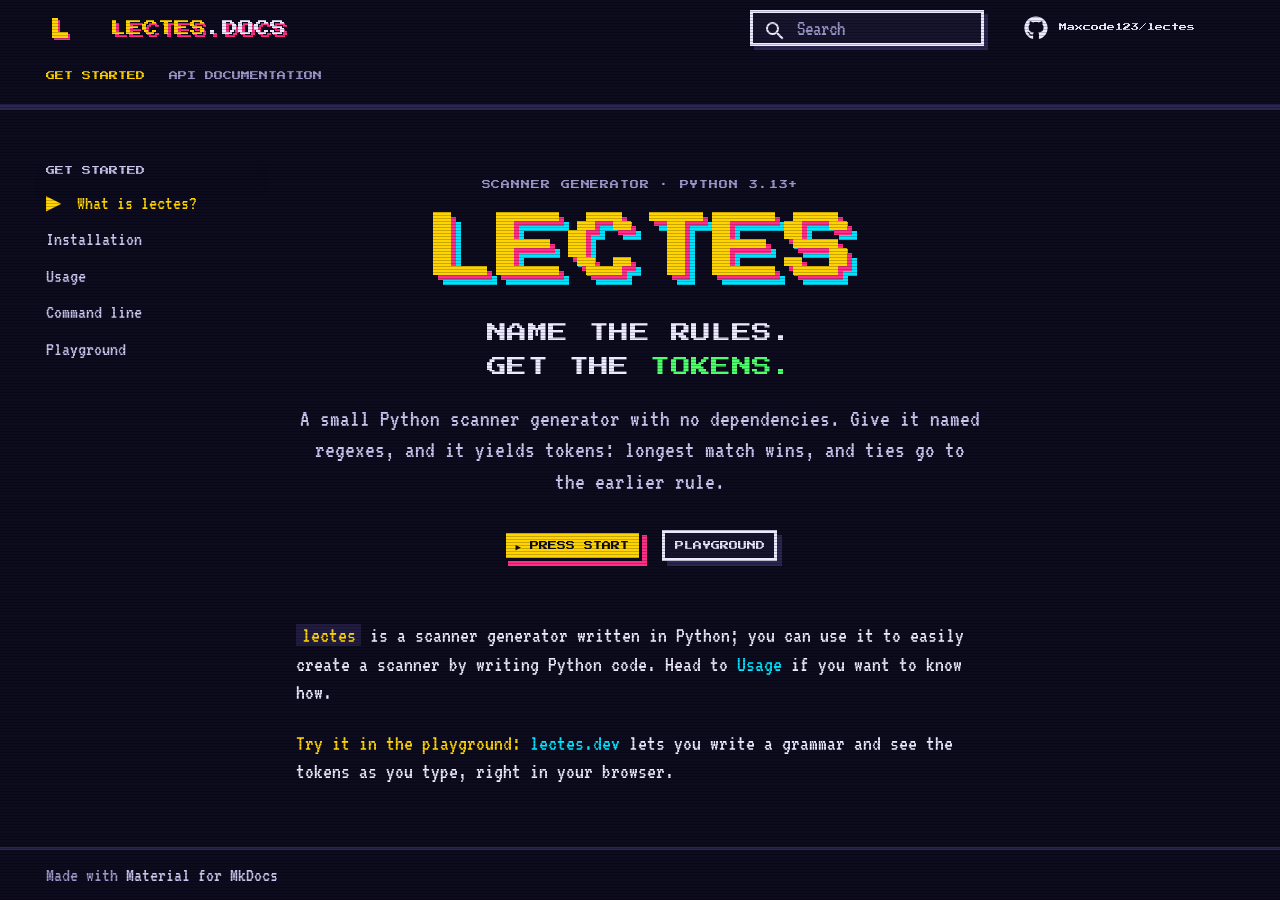
<file: index.html>
<!doctype html>
<html lang="en" class="no-js">
  <head>
    
      <meta charset="utf-8">
      <meta name="viewport" content="width=device-width,initial-scale=1">
      
      
      
        <link rel="canonical" href="https://maximosnikiforakis.gr/lectes/">
      
      
      
        <link rel="next" href="installation/">
      
      
      <link rel="icon" href="assets/favicon.svg">
      <meta name="generator" content="mkdocs-1.6.1, mkdocs-material-9.6.20">
    
    
      
        <title>What is lectes? - lectes</title>
      
    
    
      <link rel="stylesheet" href="assets/stylesheets/main.e53b48f4.min.css">
      
        
        <link rel="stylesheet" href="assets/stylesheets/palette.06af60db.min.css">
      
      


    
    
      
    
    
      
    
    
      <link rel="stylesheet" href="assets/_mkdocstrings.css">
    
      <link rel="stylesheet" href="stylesheets/arcade.css">
    
    <script>__md_scope=new URL(".",location),__md_hash=e=>[...e].reduce(((e,_)=>(e<<5)-e+_.charCodeAt(0)),0),__md_get=(e,_=localStorage,t=__md_scope)=>JSON.parse(_.getItem(t.pathname+"."+e)),__md_set=(e,_,t=localStorage,a=__md_scope)=>{try{t.setItem(a.pathname+"."+e,JSON.stringify(_))}catch(e){}}</script>
    
      

    
    
    
  </head>
  
  
    
    
    
    
    
    <body dir="ltr" data-md-color-scheme="slate" data-md-color-primary="custom" data-md-color-accent="custom">
  
    
    <input class="md-toggle" data-md-toggle="drawer" type="checkbox" id="__drawer" autocomplete="off">
    <input class="md-toggle" data-md-toggle="search" type="checkbox" id="__search" autocomplete="off">
    <label class="md-overlay" for="__drawer"></label>
    <div data-md-component="skip">
      
    </div>
    <div data-md-component="announce">
      
    </div>
    
    
      

  

<header class="md-header md-header--shadow md-header--lifted" data-md-component="header">
  <nav class="md-header__inner md-grid" aria-label="Header">
    <a href="." title="lectes" class="md-header__button md-logo" aria-label="lectes" data-md-component="logo">
      
  <img src="assets/favicon.svg" alt="logo">

    </a>
    <label class="md-header__button md-icon" for="__drawer">
      
      <svg xmlns="http://www.w3.org/2000/svg" viewBox="0 0 24 24"><path d="M3 6h18v2H3zm0 5h18v2H3zm0 5h18v2H3z"/></svg>
    </label>
    <div class="md-header__title" data-md-component="header-title">
      <div class="md-header__ellipsis">
        <div class="md-header__topic">
          <span class="md-ellipsis">
            lectes
          </span>
        </div>
        <div class="md-header__topic" data-md-component="header-topic">
          <span class="md-ellipsis">
            
              What is lectes?
            
          </span>
        </div>
      </div>
    </div>
    
      
    
    
    
    
      
      
        <label class="md-header__button md-icon" for="__search">
          
          <svg xmlns="http://www.w3.org/2000/svg" viewBox="0 0 24 24"><path d="M9.5 3A6.5 6.5 0 0 1 16 9.5c0 1.61-.59 3.09-1.56 4.23l.27.27h.79l5 5-1.5 1.5-5-5v-.79l-.27-.27A6.52 6.52 0 0 1 9.5 16 6.5 6.5 0 0 1 3 9.5 6.5 6.5 0 0 1 9.5 3m0 2C7 5 5 7 5 9.5S7 14 9.5 14 14 12 14 9.5 12 5 9.5 5"/></svg>
        </label>
        <div class="md-search" data-md-component="search" role="dialog">
  <label class="md-search__overlay" for="__search"></label>
  <div class="md-search__inner" role="search">
    <form class="md-search__form" name="search">
      <input type="text" class="md-search__input" name="query" aria-label="Search" placeholder="Search" autocapitalize="off" autocorrect="off" autocomplete="off" spellcheck="false" data-md-component="search-query" required>
      <label class="md-search__icon md-icon" for="__search">
        
        <svg xmlns="http://www.w3.org/2000/svg" viewBox="0 0 24 24"><path d="M9.5 3A6.5 6.5 0 0 1 16 9.5c0 1.61-.59 3.09-1.56 4.23l.27.27h.79l5 5-1.5 1.5-5-5v-.79l-.27-.27A6.52 6.52 0 0 1 9.5 16 6.5 6.5 0 0 1 3 9.5 6.5 6.5 0 0 1 9.5 3m0 2C7 5 5 7 5 9.5S7 14 9.5 14 14 12 14 9.5 12 5 9.5 5"/></svg>
        
        <svg xmlns="http://www.w3.org/2000/svg" viewBox="0 0 24 24"><path d="M20 11v2H8l5.5 5.5-1.42 1.42L4.16 12l7.92-7.92L13.5 5.5 8 11z"/></svg>
      </label>
      <nav class="md-search__options" aria-label="Search">
        
        <button type="reset" class="md-search__icon md-icon" title="Clear" aria-label="Clear" tabindex="-1">
          
          <svg xmlns="http://www.w3.org/2000/svg" viewBox="0 0 24 24"><path d="M19 6.41 17.59 5 12 10.59 6.41 5 5 6.41 10.59 12 5 17.59 6.41 19 12 13.41 17.59 19 19 17.59 13.41 12z"/></svg>
        </button>
      </nav>
      
    </form>
    <div class="md-search__output">
      <div class="md-search__scrollwrap" tabindex="0" data-md-scrollfix>
        <div class="md-search-result" data-md-component="search-result">
          <div class="md-search-result__meta">
            Initializing search
          </div>
          <ol class="md-search-result__list" role="presentation"></ol>
        </div>
      </div>
    </div>
  </div>
</div>
      
    
    
      <div class="md-header__source">
        <a href="https://github.com/Maxcode123/lectes" title="Go to repository" class="md-source" data-md-component="source">
  <div class="md-source__icon md-icon">
    
    <svg xmlns="http://www.w3.org/2000/svg" viewBox="0 0 512 512"><!--! Font Awesome Free 7.0.0 by @fontawesome - https://fontawesome.com License - https://fontawesome.com/license/free (Icons: CC BY 4.0, Fonts: SIL OFL 1.1, Code: MIT License) Copyright 2025 Fonticons, Inc.--><path d="M173.9 397.4c0 2-2.3 3.6-5.2 3.6-3.3.3-5.6-1.3-5.6-3.6 0-2 2.3-3.6 5.2-3.6 3-.3 5.6 1.3 5.6 3.6m-31.1-4.5c-.7 2 1.3 4.3 4.3 4.9 2.6 1 5.6 0 6.2-2s-1.3-4.3-4.3-5.2c-2.6-.7-5.5.3-6.2 2.3m44.2-1.7c-2.9.7-4.9 2.6-4.6 4.9.3 2 2.9 3.3 5.9 2.6 2.9-.7 4.9-2.6 4.6-4.6-.3-1.9-3-3.2-5.9-2.9M252.8 8C114.1 8 8 113.3 8 252c0 110.9 69.8 205.8 169.5 239.2 12.8 2.3 17.3-5.6 17.3-12.1 0-6.2-.3-40.4-.3-61.4 0 0-70 15-84.7-29.8 0 0-11.4-29.1-27.8-36.6 0 0-22.9-15.7 1.6-15.4 0 0 24.9 2 38.6 25.8 21.9 38.6 58.6 27.5 72.9 20.9 2.3-16 8.8-27.1 16-33.7-55.9-6.2-112.3-14.3-112.3-110.5 0-27.5 7.6-41.3 23.6-58.9-2.6-6.5-11.1-33.3 2.6-67.9 20.9-6.5 69 27 69 27 20-5.6 41.5-8.5 62.8-8.5s42.8 2.9 62.8 8.5c0 0 48.1-33.6 69-27 13.7 34.7 5.2 61.4 2.6 67.9 16 17.7 25.8 31.5 25.8 58.9 0 96.5-58.9 104.2-114.8 110.5 9.2 7.9 17 22.9 17 46.4 0 33.7-.3 75.4-.3 83.6 0 6.5 4.6 14.4 17.3 12.1C436.2 457.8 504 362.9 504 252 504 113.3 391.5 8 252.8 8M105.2 352.9c-1.3 1-1 3.3.7 5.2 1.6 1.6 3.9 2.3 5.2 1 1.3-1 1-3.3-.7-5.2-1.6-1.6-3.9-2.3-5.2-1m-10.8-8.1c-.7 1.3.3 2.9 2.3 3.9 1.6 1 3.6.7 4.3-.7.7-1.3-.3-2.9-2.3-3.9-2-.6-3.6-.3-4.3.7m32.4 35.6c-1.6 1.3-1 4.3 1.3 6.2 2.3 2.3 5.2 2.6 6.5 1 1.3-1.3.7-4.3-1.3-6.2-2.2-2.3-5.2-2.6-6.5-1m-11.4-14.7c-1.6 1-1.6 3.6 0 5.9s4.3 3.3 5.6 2.3c1.6-1.3 1.6-3.9 0-6.2-1.4-2.3-4-3.3-5.6-2"/></svg>
  </div>
  <div class="md-source__repository">
    Maxcode123/lectes
  </div>
</a>
      </div>
    
  </nav>
  
    
      
<nav class="md-tabs" aria-label="Tabs" data-md-component="tabs">
  <div class="md-grid">
    <ul class="md-tabs__list">
      
        
  
  
  
    
  
  
    
    
      <li class="md-tabs__item md-tabs__item--active">
        <a href="." class="md-tabs__link">
          
  
  
  Get started

        </a>
      </li>
    
  

      
        
  
  
  
  
    
    
      <li class="md-tabs__item">
        <a href="config/" class="md-tabs__link">
          
  
  
  API Documentation

        </a>
      </li>
    
  

      
    </ul>
  </div>
</nav>
    
  
</header>
    
    <div class="md-container" data-md-component="container">
      
      
        
      
      <main class="md-main" data-md-component="main">
        <div class="md-main__inner md-grid">
          
            
              
              <div class="md-sidebar md-sidebar--primary" data-md-component="sidebar" data-md-type="navigation" >
                <div class="md-sidebar__scrollwrap">
                  <div class="md-sidebar__inner">
                    


  


<nav class="md-nav md-nav--primary md-nav--lifted" aria-label="Navigation" data-md-level="0">
  <label class="md-nav__title" for="__drawer">
    <a href="." title="lectes" class="md-nav__button md-logo" aria-label="lectes" data-md-component="logo">
      
  <img src="assets/favicon.svg" alt="logo">

    </a>
    lectes
  </label>
  
    <div class="md-nav__source">
      <a href="https://github.com/Maxcode123/lectes" title="Go to repository" class="md-source" data-md-component="source">
  <div class="md-source__icon md-icon">
    
    <svg xmlns="http://www.w3.org/2000/svg" viewBox="0 0 512 512"><!--! Font Awesome Free 7.0.0 by @fontawesome - https://fontawesome.com License - https://fontawesome.com/license/free (Icons: CC BY 4.0, Fonts: SIL OFL 1.1, Code: MIT License) Copyright 2025 Fonticons, Inc.--><path d="M173.9 397.4c0 2-2.3 3.6-5.2 3.6-3.3.3-5.6-1.3-5.6-3.6 0-2 2.3-3.6 5.2-3.6 3-.3 5.6 1.3 5.6 3.6m-31.1-4.5c-.7 2 1.3 4.3 4.3 4.9 2.6 1 5.6 0 6.2-2s-1.3-4.3-4.3-5.2c-2.6-.7-5.5.3-6.2 2.3m44.2-1.7c-2.9.7-4.9 2.6-4.6 4.9.3 2 2.9 3.3 5.9 2.6 2.9-.7 4.9-2.6 4.6-4.6-.3-1.9-3-3.2-5.9-2.9M252.8 8C114.1 8 8 113.3 8 252c0 110.9 69.8 205.8 169.5 239.2 12.8 2.3 17.3-5.6 17.3-12.1 0-6.2-.3-40.4-.3-61.4 0 0-70 15-84.7-29.8 0 0-11.4-29.1-27.8-36.6 0 0-22.9-15.7 1.6-15.4 0 0 24.9 2 38.6 25.8 21.9 38.6 58.6 27.5 72.9 20.9 2.3-16 8.8-27.1 16-33.7-55.9-6.2-112.3-14.3-112.3-110.5 0-27.5 7.6-41.3 23.6-58.9-2.6-6.5-11.1-33.3 2.6-67.9 20.9-6.5 69 27 69 27 20-5.6 41.5-8.5 62.8-8.5s42.8 2.9 62.8 8.5c0 0 48.1-33.6 69-27 13.7 34.7 5.2 61.4 2.6 67.9 16 17.7 25.8 31.5 25.8 58.9 0 96.5-58.9 104.2-114.8 110.5 9.2 7.9 17 22.9 17 46.4 0 33.7-.3 75.4-.3 83.6 0 6.5 4.6 14.4 17.3 12.1C436.2 457.8 504 362.9 504 252 504 113.3 391.5 8 252.8 8M105.2 352.9c-1.3 1-1 3.3.7 5.2 1.6 1.6 3.9 2.3 5.2 1 1.3-1 1-3.3-.7-5.2-1.6-1.6-3.9-2.3-5.2-1m-10.8-8.1c-.7 1.3.3 2.9 2.3 3.9 1.6 1 3.6.7 4.3-.7.7-1.3-.3-2.9-2.3-3.9-2-.6-3.6-.3-4.3.7m32.4 35.6c-1.6 1.3-1 4.3 1.3 6.2 2.3 2.3 5.2 2.6 6.5 1 1.3-1.3.7-4.3-1.3-6.2-2.2-2.3-5.2-2.6-6.5-1m-11.4-14.7c-1.6 1-1.6 3.6 0 5.9s4.3 3.3 5.6 2.3c1.6-1.3 1.6-3.9 0-6.2-1.4-2.3-4-3.3-5.6-2"/></svg>
  </div>
  <div class="md-source__repository">
    Maxcode123/lectes
  </div>
</a>
    </div>
  
  <ul class="md-nav__list" data-md-scrollfix>
    
      
      
  
  
    
  
  
  
    
    
    
    
      
        
        
      
      
        
      
    
    
    <li class="md-nav__item md-nav__item--active md-nav__item--section md-nav__item--nested">
      
        
        
        <input class="md-nav__toggle md-toggle " type="checkbox" id="__nav_1" checked>
        
          
          <label class="md-nav__link" for="__nav_1" id="__nav_1_label" tabindex="">
            
  
  
  <span class="md-ellipsis">
    Get started
    
  </span>
  

            <span class="md-nav__icon md-icon"></span>
          </label>
        
        <nav class="md-nav" data-md-level="1" aria-labelledby="__nav_1_label" aria-expanded="true">
          <label class="md-nav__title" for="__nav_1">
            <span class="md-nav__icon md-icon"></span>
            Get started
          </label>
          <ul class="md-nav__list" data-md-scrollfix>
            
              
                
  
  
    
  
  
  
    <li class="md-nav__item md-nav__item--active">
      
      <input class="md-nav__toggle md-toggle" type="checkbox" id="__toc">
      
      
      
      <a href="." class="md-nav__link md-nav__link--active">
        
  
  
  <span class="md-ellipsis">
    What is lectes?
    
  </span>
  

      </a>
      
    </li>
  

              
            
              
                
  
  
  
  
    <li class="md-nav__item">
      <a href="installation/" class="md-nav__link">
        
  
  
  <span class="md-ellipsis">
    Installation
    
  </span>
  

      </a>
    </li>
  

              
            
              
                
  
  
  
  
    <li class="md-nav__item">
      <a href="usage/" class="md-nav__link">
        
  
  
  <span class="md-ellipsis">
    Usage
    
  </span>
  

      </a>
    </li>
  

              
            
              
                
  
  
  
  
    <li class="md-nav__item">
      <a href="cli/" class="md-nav__link">
        
  
  
  <span class="md-ellipsis">
    Command line
    
  </span>
  

      </a>
    </li>
  

              
            
              
                
  
  
  
  
    <li class="md-nav__item">
      <a href="https://lectes.dev" class="md-nav__link">
        
  
  
  <span class="md-ellipsis">
    Playground
    
  </span>
  

      </a>
    </li>
  

              
            
          </ul>
        </nav>
      
    </li>
  

    
      
      
  
  
  
  
    
    
    
    
      
      
        
      
    
    
    <li class="md-nav__item md-nav__item--nested">
      
        
        
        <input class="md-nav__toggle md-toggle " type="checkbox" id="__nav_2" >
        
          
          <label class="md-nav__link" for="__nav_2" id="__nav_2_label" tabindex="0">
            
  
  
  <span class="md-ellipsis">
    API Documentation
    
  </span>
  

            <span class="md-nav__icon md-icon"></span>
          </label>
        
        <nav class="md-nav" data-md-level="1" aria-labelledby="__nav_2_label" aria-expanded="false">
          <label class="md-nav__title" for="__nav_2">
            <span class="md-nav__icon md-icon"></span>
            API Documentation
          </label>
          <ul class="md-nav__list" data-md-scrollfix>
            
              
                
  
  
  
  
    <li class="md-nav__item">
      <a href="config/" class="md-nav__link">
        
  
  
  <span class="md-ellipsis">
    config
    
  </span>
  

      </a>
    </li>
  

              
            
              
                
  
  
  
  
    <li class="md-nav__item">
      <a href="scanner/" class="md-nav__link">
        
  
  
  <span class="md-ellipsis">
    scanner
    
  </span>
  

      </a>
    </li>
  

              
            
          </ul>
        </nav>
      
    </li>
  

    
  </ul>
</nav>
                  </div>
                </div>
              </div>
            
            
              
              <div class="md-sidebar md-sidebar--secondary" data-md-component="sidebar" data-md-type="toc" >
                <div class="md-sidebar__scrollwrap">
                  <div class="md-sidebar__inner">
                    

<nav class="md-nav md-nav--secondary" aria-label="Table of contents">
  
  
  
  
</nav>
                  </div>
                </div>
              </div>
            
          
          
            <div class="md-content" data-md-component="content">
              <article class="md-content__inner md-typeset">
                
                  


  
  


<div class="lx-title" markdown="0">
  <p class="lx-kicker">Scanner generator · Python 3.13+</p>
  <p class="lx-logo" aria-hidden="true">LECTES</p>
  <h1 id="what-is-lectes">Name the rules.<br>Get the <span>tokens.</span></h1>
  <p class="lx-blurb">A small Python scanner generator with no dependencies.
  Give it named regexes, and it yields tokens: longest match wins, and ties
  go to the earlier rule.</p>
  <div class="lx-buttons">
    <a class="md-button md-button--primary" href="installation/">Press start</a>
    <a class="md-button" href="https://lectes.dev">Playground</a>
  </div>
</div>

<p><code>lectes</code> is a scanner generator written in Python; you can use it to easily create
a scanner by writing Python code. Head to <a href="usage/">Usage</a> if you want to know how.</p>
<p><strong>Try it in the playground:</strong> <a href="https://lectes.dev">lectes.dev</a> lets you write a
grammar and see the tokens as you type, right in your browser.</p>







  
  






                
              </article>
            </div>
          
          
<script>var target=document.getElementById(location.hash.slice(1));target&&target.name&&(target.checked=target.name.startsWith("__tabbed_"))</script>
        </div>
        
      </main>
      
        <footer class="md-footer">
  
  <div class="md-footer-meta md-typeset">
    <div class="md-footer-meta__inner md-grid">
      <div class="md-copyright">
  
  
    Made with
    <a href="https://squidfunk.github.io/mkdocs-material/" target="_blank" rel="noopener">
      Material for MkDocs
    </a>
  
</div>
      
    </div>
  </div>
</footer>
      
    </div>
    <div class="md-dialog" data-md-component="dialog">
      <div class="md-dialog__inner md-typeset"></div>
    </div>
    
    
    
      
      <script id="__config" type="application/json">{"base": ".", "features": ["navigation.tabs", "navigation.tabs.sticky", "navigation.sections", "navigation.path", "content.code.copy"], "search": "assets/javascripts/workers/search.973d3a69.min.js", "tags": null, "translations": {"clipboard.copied": "Copied to clipboard", "clipboard.copy": "Copy to clipboard", "search.result.more.one": "1 more on this page", "search.result.more.other": "# more on this page", "search.result.none": "No matching documents", "search.result.one": "1 matching document", "search.result.other": "# matching documents", "search.result.placeholder": "Type to start searching", "search.result.term.missing": "Missing", "select.version": "Select version"}, "version": null}</script>
    
    
      <script src="assets/javascripts/bundle.f55a23d4.min.js"></script>
      
    
  </body>
</html>
</file>
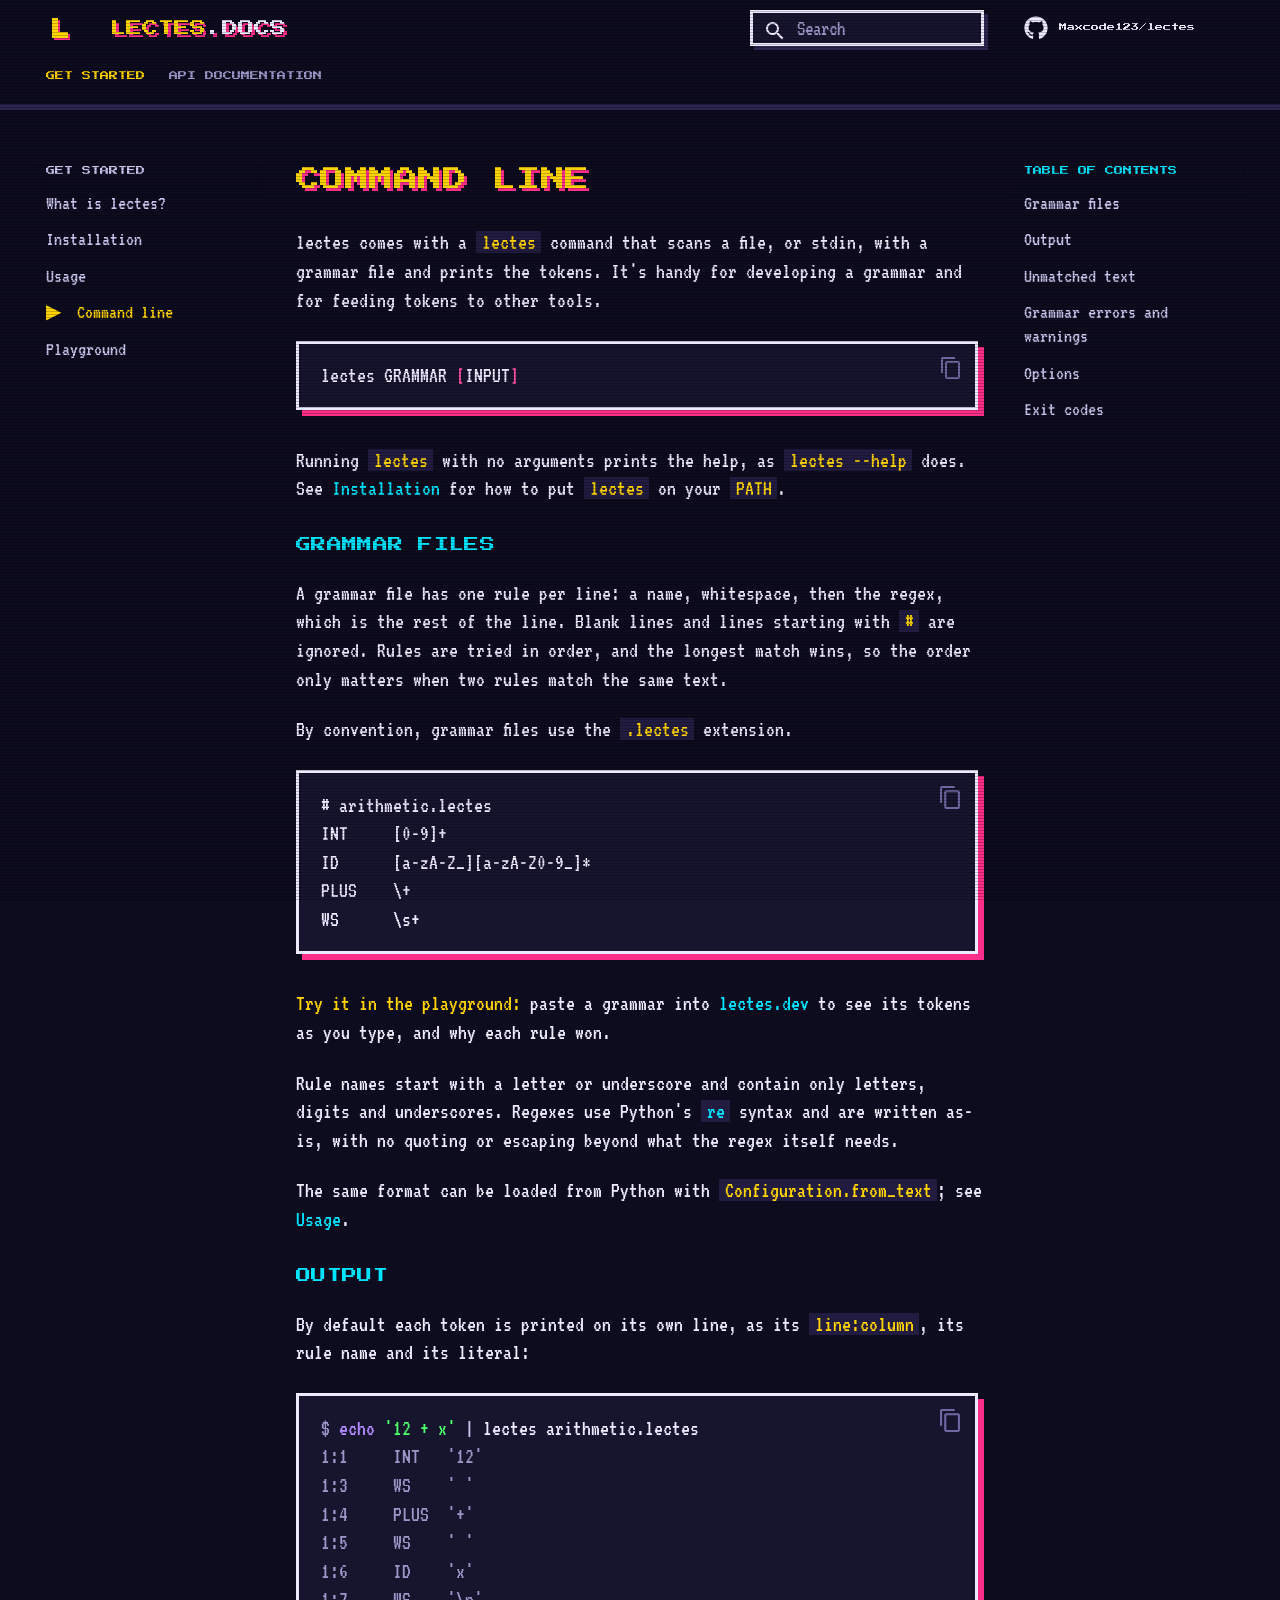
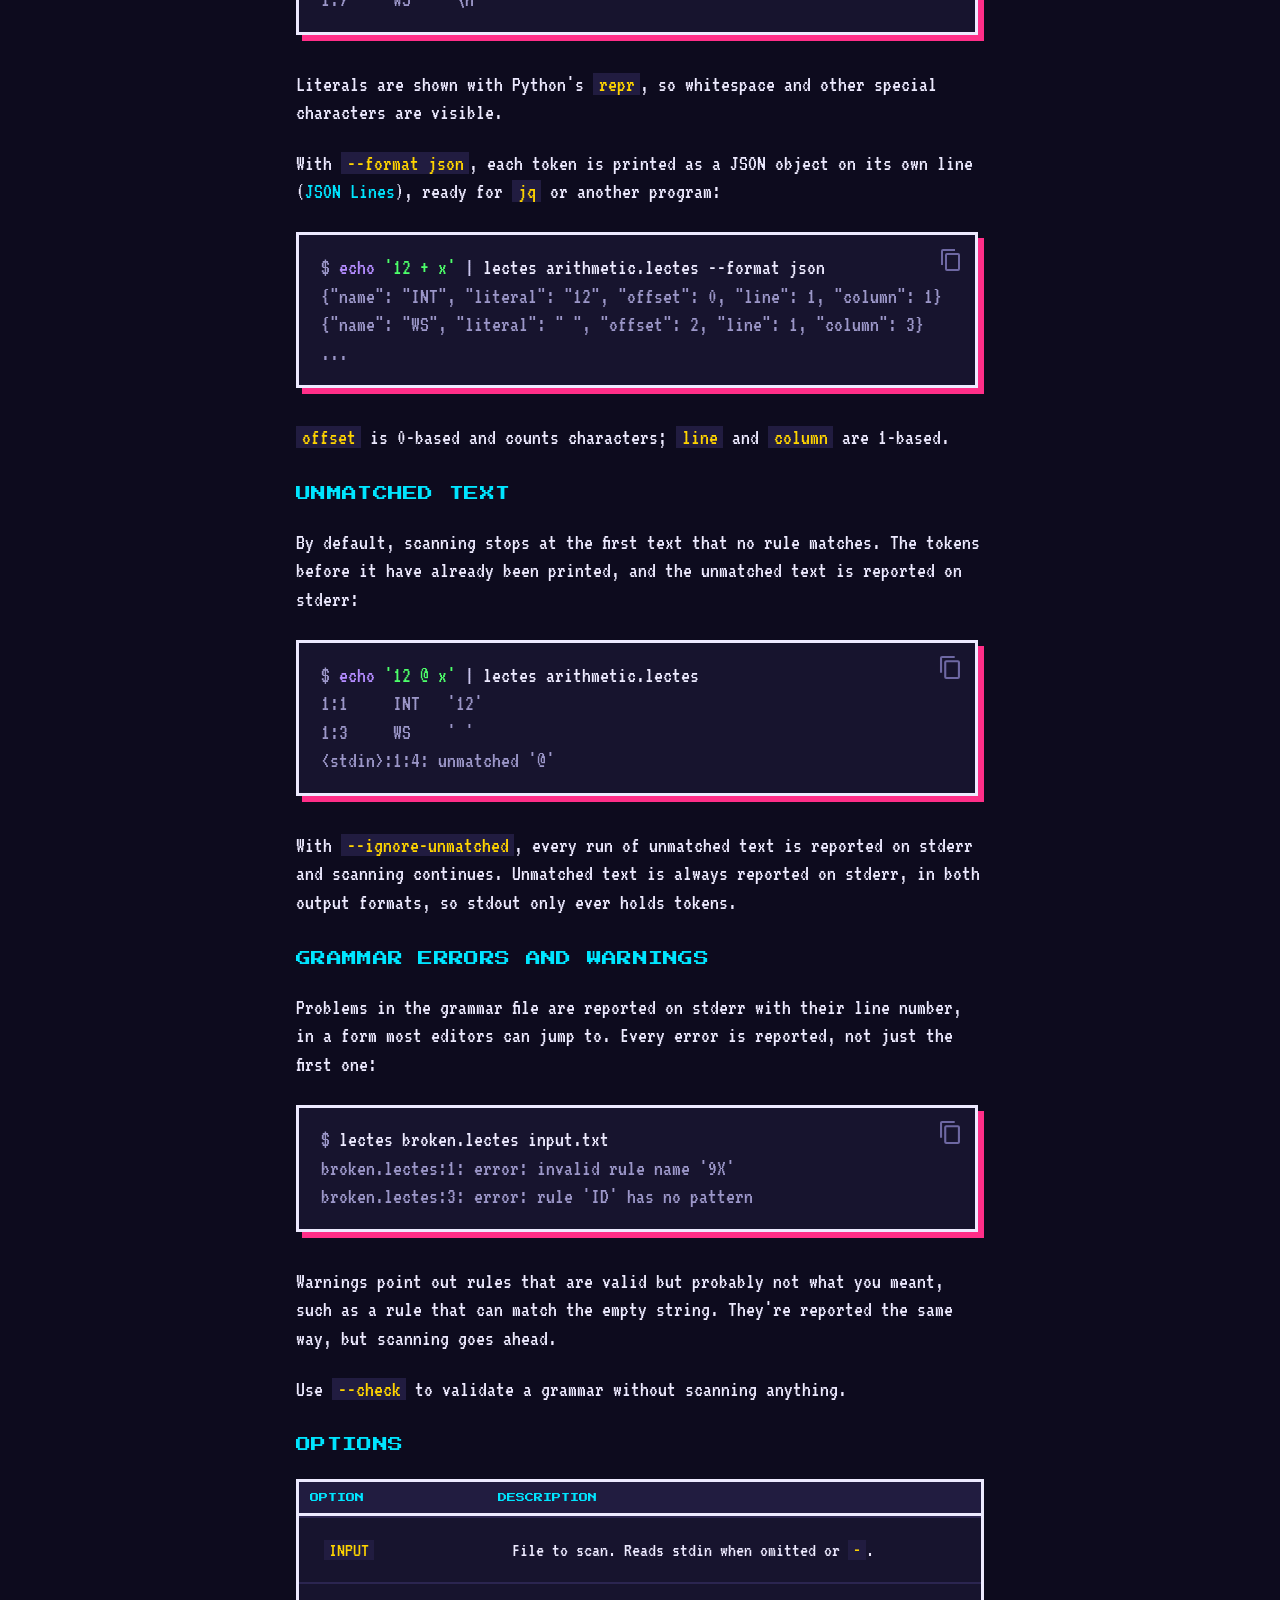
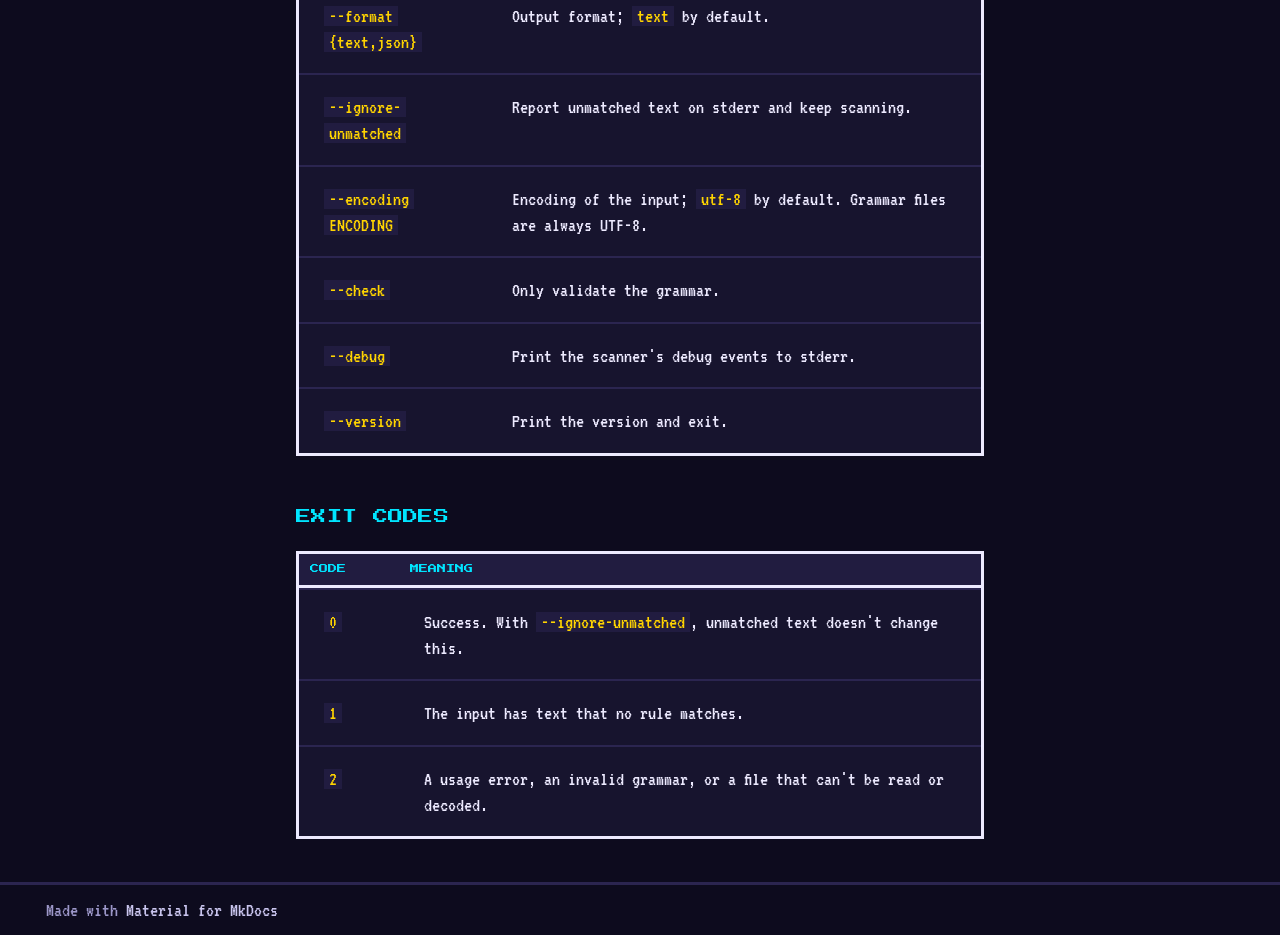
<file: cli/index.html>
<!doctype html>
<html lang="en" class="no-js">
  <head>
    
      <meta charset="utf-8">
      <meta name="viewport" content="width=device-width,initial-scale=1">
      
      
      
        <link rel="canonical" href="https://maximosnikiforakis.gr/lectes/cli/">
      
      
        <link rel="prev" href="../usage/">
      
      
        <link rel="next" href="../config/">
      
      
      <link rel="icon" href="../assets/favicon.svg">
      <meta name="generator" content="mkdocs-1.6.1, mkdocs-material-9.6.20">
    
    
      
        <title>Command line - lectes</title>
      
    
    
      <link rel="stylesheet" href="../assets/stylesheets/main.e53b48f4.min.css">
      
        
        <link rel="stylesheet" href="../assets/stylesheets/palette.06af60db.min.css">
      
      


    
    
      
    
    
      
    
    
      <link rel="stylesheet" href="../assets/_mkdocstrings.css">
    
      <link rel="stylesheet" href="../stylesheets/arcade.css">
    
    <script>__md_scope=new URL("..",location),__md_hash=e=>[...e].reduce(((e,_)=>(e<<5)-e+_.charCodeAt(0)),0),__md_get=(e,_=localStorage,t=__md_scope)=>JSON.parse(_.getItem(t.pathname+"."+e)),__md_set=(e,_,t=localStorage,a=__md_scope)=>{try{t.setItem(a.pathname+"."+e,JSON.stringify(_))}catch(e){}}</script>
    
      

    
    
    
  </head>
  
  
    
    
    
    
    
    <body dir="ltr" data-md-color-scheme="slate" data-md-color-primary="custom" data-md-color-accent="custom">
  
    
    <input class="md-toggle" data-md-toggle="drawer" type="checkbox" id="__drawer" autocomplete="off">
    <input class="md-toggle" data-md-toggle="search" type="checkbox" id="__search" autocomplete="off">
    <label class="md-overlay" for="__drawer"></label>
    <div data-md-component="skip">
      
        
        <a href="#command-line" class="md-skip">
          Skip to content
        </a>
      
    </div>
    <div data-md-component="announce">
      
    </div>
    
    
      

  

<header class="md-header md-header--shadow md-header--lifted" data-md-component="header">
  <nav class="md-header__inner md-grid" aria-label="Header">
    <a href=".." title="lectes" class="md-header__button md-logo" aria-label="lectes" data-md-component="logo">
      
  <img src="../assets/favicon.svg" alt="logo">

    </a>
    <label class="md-header__button md-icon" for="__drawer">
      
      <svg xmlns="http://www.w3.org/2000/svg" viewBox="0 0 24 24"><path d="M3 6h18v2H3zm0 5h18v2H3zm0 5h18v2H3z"/></svg>
    </label>
    <div class="md-header__title" data-md-component="header-title">
      <div class="md-header__ellipsis">
        <div class="md-header__topic">
          <span class="md-ellipsis">
            lectes
          </span>
        </div>
        <div class="md-header__topic" data-md-component="header-topic">
          <span class="md-ellipsis">
            
              Command line
            
          </span>
        </div>
      </div>
    </div>
    
      
    
    
    
    
      
      
        <label class="md-header__button md-icon" for="__search">
          
          <svg xmlns="http://www.w3.org/2000/svg" viewBox="0 0 24 24"><path d="M9.5 3A6.5 6.5 0 0 1 16 9.5c0 1.61-.59 3.09-1.56 4.23l.27.27h.79l5 5-1.5 1.5-5-5v-.79l-.27-.27A6.52 6.52 0 0 1 9.5 16 6.5 6.5 0 0 1 3 9.5 6.5 6.5 0 0 1 9.5 3m0 2C7 5 5 7 5 9.5S7 14 9.5 14 14 12 14 9.5 12 5 9.5 5"/></svg>
        </label>
        <div class="md-search" data-md-component="search" role="dialog">
  <label class="md-search__overlay" for="__search"></label>
  <div class="md-search__inner" role="search">
    <form class="md-search__form" name="search">
      <input type="text" class="md-search__input" name="query" aria-label="Search" placeholder="Search" autocapitalize="off" autocorrect="off" autocomplete="off" spellcheck="false" data-md-component="search-query" required>
      <label class="md-search__icon md-icon" for="__search">
        
        <svg xmlns="http://www.w3.org/2000/svg" viewBox="0 0 24 24"><path d="M9.5 3A6.5 6.5 0 0 1 16 9.5c0 1.61-.59 3.09-1.56 4.23l.27.27h.79l5 5-1.5 1.5-5-5v-.79l-.27-.27A6.52 6.52 0 0 1 9.5 16 6.5 6.5 0 0 1 3 9.5 6.5 6.5 0 0 1 9.5 3m0 2C7 5 5 7 5 9.5S7 14 9.5 14 14 12 14 9.5 12 5 9.5 5"/></svg>
        
        <svg xmlns="http://www.w3.org/2000/svg" viewBox="0 0 24 24"><path d="M20 11v2H8l5.5 5.5-1.42 1.42L4.16 12l7.92-7.92L13.5 5.5 8 11z"/></svg>
      </label>
      <nav class="md-search__options" aria-label="Search">
        
        <button type="reset" class="md-search__icon md-icon" title="Clear" aria-label="Clear" tabindex="-1">
          
          <svg xmlns="http://www.w3.org/2000/svg" viewBox="0 0 24 24"><path d="M19 6.41 17.59 5 12 10.59 6.41 5 5 6.41 10.59 12 5 17.59 6.41 19 12 13.41 17.59 19 19 17.59 13.41 12z"/></svg>
        </button>
      </nav>
      
    </form>
    <div class="md-search__output">
      <div class="md-search__scrollwrap" tabindex="0" data-md-scrollfix>
        <div class="md-search-result" data-md-component="search-result">
          <div class="md-search-result__meta">
            Initializing search
          </div>
          <ol class="md-search-result__list" role="presentation"></ol>
        </div>
      </div>
    </div>
  </div>
</div>
      
    
    
      <div class="md-header__source">
        <a href="https://github.com/Maxcode123/lectes" title="Go to repository" class="md-source" data-md-component="source">
  <div class="md-source__icon md-icon">
    
    <svg xmlns="http://www.w3.org/2000/svg" viewBox="0 0 512 512"><!--! Font Awesome Free 7.0.0 by @fontawesome - https://fontawesome.com License - https://fontawesome.com/license/free (Icons: CC BY 4.0, Fonts: SIL OFL 1.1, Code: MIT License) Copyright 2025 Fonticons, Inc.--><path d="M173.9 397.4c0 2-2.3 3.6-5.2 3.6-3.3.3-5.6-1.3-5.6-3.6 0-2 2.3-3.6 5.2-3.6 3-.3 5.6 1.3 5.6 3.6m-31.1-4.5c-.7 2 1.3 4.3 4.3 4.9 2.6 1 5.6 0 6.2-2s-1.3-4.3-4.3-5.2c-2.6-.7-5.5.3-6.2 2.3m44.2-1.7c-2.9.7-4.9 2.6-4.6 4.9.3 2 2.9 3.3 5.9 2.6 2.9-.7 4.9-2.6 4.6-4.6-.3-1.9-3-3.2-5.9-2.9M252.8 8C114.1 8 8 113.3 8 252c0 110.9 69.8 205.8 169.5 239.2 12.8 2.3 17.3-5.6 17.3-12.1 0-6.2-.3-40.4-.3-61.4 0 0-70 15-84.7-29.8 0 0-11.4-29.1-27.8-36.6 0 0-22.9-15.7 1.6-15.4 0 0 24.9 2 38.6 25.8 21.9 38.6 58.6 27.5 72.9 20.9 2.3-16 8.8-27.1 16-33.7-55.9-6.2-112.3-14.3-112.3-110.5 0-27.5 7.6-41.3 23.6-58.9-2.6-6.5-11.1-33.3 2.6-67.9 20.9-6.5 69 27 69 27 20-5.6 41.5-8.5 62.8-8.5s42.8 2.9 62.8 8.5c0 0 48.1-33.6 69-27 13.7 34.7 5.2 61.4 2.6 67.9 16 17.7 25.8 31.5 25.8 58.9 0 96.5-58.9 104.2-114.8 110.5 9.2 7.9 17 22.9 17 46.4 0 33.7-.3 75.4-.3 83.6 0 6.5 4.6 14.4 17.3 12.1C436.2 457.8 504 362.9 504 252 504 113.3 391.5 8 252.8 8M105.2 352.9c-1.3 1-1 3.3.7 5.2 1.6 1.6 3.9 2.3 5.2 1 1.3-1 1-3.3-.7-5.2-1.6-1.6-3.9-2.3-5.2-1m-10.8-8.1c-.7 1.3.3 2.9 2.3 3.9 1.6 1 3.6.7 4.3-.7.7-1.3-.3-2.9-2.3-3.9-2-.6-3.6-.3-4.3.7m32.4 35.6c-1.6 1.3-1 4.3 1.3 6.2 2.3 2.3 5.2 2.6 6.5 1 1.3-1.3.7-4.3-1.3-6.2-2.2-2.3-5.2-2.6-6.5-1m-11.4-14.7c-1.6 1-1.6 3.6 0 5.9s4.3 3.3 5.6 2.3c1.6-1.3 1.6-3.9 0-6.2-1.4-2.3-4-3.3-5.6-2"/></svg>
  </div>
  <div class="md-source__repository">
    Maxcode123/lectes
  </div>
</a>
      </div>
    
  </nav>
  
    
      
<nav class="md-tabs" aria-label="Tabs" data-md-component="tabs">
  <div class="md-grid">
    <ul class="md-tabs__list">
      
        
  
  
  
    
  
  
    
    
      <li class="md-tabs__item md-tabs__item--active">
        <a href=".." class="md-tabs__link">
          
  
  
  Get started

        </a>
      </li>
    
  

      
        
  
  
  
  
    
    
      <li class="md-tabs__item">
        <a href="../config/" class="md-tabs__link">
          
  
  
  API Documentation

        </a>
      </li>
    
  

      
    </ul>
  </div>
</nav>
    
  
</header>
    
    <div class="md-container" data-md-component="container">
      
      
        
      
      <main class="md-main" data-md-component="main">
        <div class="md-main__inner md-grid">
          
            
              
              <div class="md-sidebar md-sidebar--primary" data-md-component="sidebar" data-md-type="navigation" >
                <div class="md-sidebar__scrollwrap">
                  <div class="md-sidebar__inner">
                    


  


<nav class="md-nav md-nav--primary md-nav--lifted" aria-label="Navigation" data-md-level="0">
  <label class="md-nav__title" for="__drawer">
    <a href=".." title="lectes" class="md-nav__button md-logo" aria-label="lectes" data-md-component="logo">
      
  <img src="../assets/favicon.svg" alt="logo">

    </a>
    lectes
  </label>
  
    <div class="md-nav__source">
      <a href="https://github.com/Maxcode123/lectes" title="Go to repository" class="md-source" data-md-component="source">
  <div class="md-source__icon md-icon">
    
    <svg xmlns="http://www.w3.org/2000/svg" viewBox="0 0 512 512"><!--! Font Awesome Free 7.0.0 by @fontawesome - https://fontawesome.com License - https://fontawesome.com/license/free (Icons: CC BY 4.0, Fonts: SIL OFL 1.1, Code: MIT License) Copyright 2025 Fonticons, Inc.--><path d="M173.9 397.4c0 2-2.3 3.6-5.2 3.6-3.3.3-5.6-1.3-5.6-3.6 0-2 2.3-3.6 5.2-3.6 3-.3 5.6 1.3 5.6 3.6m-31.1-4.5c-.7 2 1.3 4.3 4.3 4.9 2.6 1 5.6 0 6.2-2s-1.3-4.3-4.3-5.2c-2.6-.7-5.5.3-6.2 2.3m44.2-1.7c-2.9.7-4.9 2.6-4.6 4.9.3 2 2.9 3.3 5.9 2.6 2.9-.7 4.9-2.6 4.6-4.6-.3-1.9-3-3.2-5.9-2.9M252.8 8C114.1 8 8 113.3 8 252c0 110.9 69.8 205.8 169.5 239.2 12.8 2.3 17.3-5.6 17.3-12.1 0-6.2-.3-40.4-.3-61.4 0 0-70 15-84.7-29.8 0 0-11.4-29.1-27.8-36.6 0 0-22.9-15.7 1.6-15.4 0 0 24.9 2 38.6 25.8 21.9 38.6 58.6 27.5 72.9 20.9 2.3-16 8.8-27.1 16-33.7-55.9-6.2-112.3-14.3-112.3-110.5 0-27.5 7.6-41.3 23.6-58.9-2.6-6.5-11.1-33.3 2.6-67.9 20.9-6.5 69 27 69 27 20-5.6 41.5-8.5 62.8-8.5s42.8 2.9 62.8 8.5c0 0 48.1-33.6 69-27 13.7 34.7 5.2 61.4 2.6 67.9 16 17.7 25.8 31.5 25.8 58.9 0 96.5-58.9 104.2-114.8 110.5 9.2 7.9 17 22.9 17 46.4 0 33.7-.3 75.4-.3 83.6 0 6.5 4.6 14.4 17.3 12.1C436.2 457.8 504 362.9 504 252 504 113.3 391.5 8 252.8 8M105.2 352.9c-1.3 1-1 3.3.7 5.2 1.6 1.6 3.9 2.3 5.2 1 1.3-1 1-3.3-.7-5.2-1.6-1.6-3.9-2.3-5.2-1m-10.8-8.1c-.7 1.3.3 2.9 2.3 3.9 1.6 1 3.6.7 4.3-.7.7-1.3-.3-2.9-2.3-3.9-2-.6-3.6-.3-4.3.7m32.4 35.6c-1.6 1.3-1 4.3 1.3 6.2 2.3 2.3 5.2 2.6 6.5 1 1.3-1.3.7-4.3-1.3-6.2-2.2-2.3-5.2-2.6-6.5-1m-11.4-14.7c-1.6 1-1.6 3.6 0 5.9s4.3 3.3 5.6 2.3c1.6-1.3 1.6-3.9 0-6.2-1.4-2.3-4-3.3-5.6-2"/></svg>
  </div>
  <div class="md-source__repository">
    Maxcode123/lectes
  </div>
</a>
    </div>
  
  <ul class="md-nav__list" data-md-scrollfix>
    
      
      
  
  
    
  
  
  
    
    
    
    
      
        
        
      
      
        
      
    
    
    <li class="md-nav__item md-nav__item--active md-nav__item--section md-nav__item--nested">
      
        
        
        <input class="md-nav__toggle md-toggle " type="checkbox" id="__nav_1" checked>
        
          
          <label class="md-nav__link" for="__nav_1" id="__nav_1_label" tabindex="">
            
  
  
  <span class="md-ellipsis">
    Get started
    
  </span>
  

            <span class="md-nav__icon md-icon"></span>
          </label>
        
        <nav class="md-nav" data-md-level="1" aria-labelledby="__nav_1_label" aria-expanded="true">
          <label class="md-nav__title" for="__nav_1">
            <span class="md-nav__icon md-icon"></span>
            Get started
          </label>
          <ul class="md-nav__list" data-md-scrollfix>
            
              
                
  
  
  
  
    <li class="md-nav__item">
      <a href=".." class="md-nav__link">
        
  
  
  <span class="md-ellipsis">
    What is lectes?
    
  </span>
  

      </a>
    </li>
  

              
            
              
                
  
  
  
  
    <li class="md-nav__item">
      <a href="../installation/" class="md-nav__link">
        
  
  
  <span class="md-ellipsis">
    Installation
    
  </span>
  

      </a>
    </li>
  

              
            
              
                
  
  
  
  
    <li class="md-nav__item">
      <a href="../usage/" class="md-nav__link">
        
  
  
  <span class="md-ellipsis">
    Usage
    
  </span>
  

      </a>
    </li>
  

              
            
              
                
  
  
    
  
  
  
    <li class="md-nav__item md-nav__item--active">
      
      <input class="md-nav__toggle md-toggle" type="checkbox" id="__toc">
      
      
        
      
      
        <label class="md-nav__link md-nav__link--active" for="__toc">
          
  
  
  <span class="md-ellipsis">
    Command line
    
  </span>
  

          <span class="md-nav__icon md-icon"></span>
        </label>
      
      <a href="./" class="md-nav__link md-nav__link--active">
        
  
  
  <span class="md-ellipsis">
    Command line
    
  </span>
  

      </a>
      
        

<nav class="md-nav md-nav--secondary" aria-label="Table of contents">
  
  
  
    
  
  
    <label class="md-nav__title" for="__toc">
      <span class="md-nav__icon md-icon"></span>
      Table of contents
    </label>
    <ul class="md-nav__list" data-md-component="toc" data-md-scrollfix>
      
        <li class="md-nav__item">
  <a href="#grammar-files" class="md-nav__link">
    <span class="md-ellipsis">
      Grammar files
    </span>
  </a>
  
</li>
      
        <li class="md-nav__item">
  <a href="#output" class="md-nav__link">
    <span class="md-ellipsis">
      Output
    </span>
  </a>
  
</li>
      
        <li class="md-nav__item">
  <a href="#unmatched-text" class="md-nav__link">
    <span class="md-ellipsis">
      Unmatched text
    </span>
  </a>
  
</li>
      
        <li class="md-nav__item">
  <a href="#grammar-errors-and-warnings" class="md-nav__link">
    <span class="md-ellipsis">
      Grammar errors and warnings
    </span>
  </a>
  
</li>
      
        <li class="md-nav__item">
  <a href="#options" class="md-nav__link">
    <span class="md-ellipsis">
      Options
    </span>
  </a>
  
</li>
      
        <li class="md-nav__item">
  <a href="#exit-codes" class="md-nav__link">
    <span class="md-ellipsis">
      Exit codes
    </span>
  </a>
  
</li>
      
    </ul>
  
</nav>
      
    </li>
  

              
            
              
                
  
  
  
  
    <li class="md-nav__item">
      <a href="https://lectes.dev" class="md-nav__link">
        
  
  
  <span class="md-ellipsis">
    Playground
    
  </span>
  

      </a>
    </li>
  

              
            
          </ul>
        </nav>
      
    </li>
  

    
      
      
  
  
  
  
    
    
    
    
      
      
        
      
    
    
    <li class="md-nav__item md-nav__item--nested">
      
        
        
        <input class="md-nav__toggle md-toggle " type="checkbox" id="__nav_2" >
        
          
          <label class="md-nav__link" for="__nav_2" id="__nav_2_label" tabindex="0">
            
  
  
  <span class="md-ellipsis">
    API Documentation
    
  </span>
  

            <span class="md-nav__icon md-icon"></span>
          </label>
        
        <nav class="md-nav" data-md-level="1" aria-labelledby="__nav_2_label" aria-expanded="false">
          <label class="md-nav__title" for="__nav_2">
            <span class="md-nav__icon md-icon"></span>
            API Documentation
          </label>
          <ul class="md-nav__list" data-md-scrollfix>
            
              
                
  
  
  
  
    <li class="md-nav__item">
      <a href="../config/" class="md-nav__link">
        
  
  
  <span class="md-ellipsis">
    config
    
  </span>
  

      </a>
    </li>
  

              
            
              
                
  
  
  
  
    <li class="md-nav__item">
      <a href="../scanner/" class="md-nav__link">
        
  
  
  <span class="md-ellipsis">
    scanner
    
  </span>
  

      </a>
    </li>
  

              
            
          </ul>
        </nav>
      
    </li>
  

    
  </ul>
</nav>
                  </div>
                </div>
              </div>
            
            
              
              <div class="md-sidebar md-sidebar--secondary" data-md-component="sidebar" data-md-type="toc" >
                <div class="md-sidebar__scrollwrap">
                  <div class="md-sidebar__inner">
                    

<nav class="md-nav md-nav--secondary" aria-label="Table of contents">
  
  
  
    
  
  
    <label class="md-nav__title" for="__toc">
      <span class="md-nav__icon md-icon"></span>
      Table of contents
    </label>
    <ul class="md-nav__list" data-md-component="toc" data-md-scrollfix>
      
        <li class="md-nav__item">
  <a href="#grammar-files" class="md-nav__link">
    <span class="md-ellipsis">
      Grammar files
    </span>
  </a>
  
</li>
      
        <li class="md-nav__item">
  <a href="#output" class="md-nav__link">
    <span class="md-ellipsis">
      Output
    </span>
  </a>
  
</li>
      
        <li class="md-nav__item">
  <a href="#unmatched-text" class="md-nav__link">
    <span class="md-ellipsis">
      Unmatched text
    </span>
  </a>
  
</li>
      
        <li class="md-nav__item">
  <a href="#grammar-errors-and-warnings" class="md-nav__link">
    <span class="md-ellipsis">
      Grammar errors and warnings
    </span>
  </a>
  
</li>
      
        <li class="md-nav__item">
  <a href="#options" class="md-nav__link">
    <span class="md-ellipsis">
      Options
    </span>
  </a>
  
</li>
      
        <li class="md-nav__item">
  <a href="#exit-codes" class="md-nav__link">
    <span class="md-ellipsis">
      Exit codes
    </span>
  </a>
  
</li>
      
    </ul>
  
</nav>
                  </div>
                </div>
              </div>
            
          
          
            <div class="md-content" data-md-component="content">
              <article class="md-content__inner md-typeset">
                
                  


  
  


<h1 id="command-line">Command line</h1>
<p>lectes comes with a <code>lectes</code> command that scans a file, or stdin, with a grammar
file and prints the tokens. It's handy for developing a grammar and for feeding
tokens to other tools.</p>
<div class="language-sh highlight"><pre><span></span><code><span id="__span-0-1"><a id="__codelineno-0-1" name="__codelineno-0-1" href="#__codelineno-0-1"></a>lectes<span class="w"> </span>GRAMMAR<span class="w"> </span><span class="o">[</span>INPUT<span class="o">]</span>
</span></code></pre></div>
<p>Running <code>lectes</code> with no arguments prints the help, as <code>lectes --help</code> does.
See <a href="../installation/">Installation</a> for how to put <code>lectes</code> on your <code>PATH</code>.</p>
<h2 id="grammar-files">Grammar files</h2>
<p>A grammar file has one rule per line: a name, whitespace, then the regex, which
is the rest of the line. Blank lines and lines starting with <code>#</code> are ignored.
Rules are tried in order, and the longest match wins, so the order only
matters when two rules match the same text.</p>
<p>By convention, grammar files use the <code>.lectes</code> extension.</p>
<div class="language-text highlight"><pre><span></span><code><span id="__span-1-1"><a id="__codelineno-1-1" name="__codelineno-1-1" href="#__codelineno-1-1"></a># arithmetic.lectes
</span><span id="__span-1-2"><a id="__codelineno-1-2" name="__codelineno-1-2" href="#__codelineno-1-2"></a>INT     [0-9]+
</span><span id="__span-1-3"><a id="__codelineno-1-3" name="__codelineno-1-3" href="#__codelineno-1-3"></a>ID      [a-zA-Z_][a-zA-Z0-9_]*
</span><span id="__span-1-4"><a id="__codelineno-1-4" name="__codelineno-1-4" href="#__codelineno-1-4"></a>PLUS    \+
</span><span id="__span-1-5"><a id="__codelineno-1-5" name="__codelineno-1-5" href="#__codelineno-1-5"></a>WS      \s+
</span></code></pre></div>
<p><strong>Try it in the playground:</strong> paste a grammar into <a href="https://lectes.dev">lectes.dev</a>
to see its tokens as you type, and why each rule won.</p>
<p>Rule names start with a letter or underscore and contain only letters, digits
and underscores. Regexes use Python's <a href="https://docs.python.org/3/library/re.html"><code>re</code></a>
syntax and are written as-is, with no quoting or escaping beyond what the regex
itself needs.</p>
<p>The same format can be loaded from Python with <code>Configuration.from_text</code>; see
<a href="../usage/#defining-the-rules-in-a-grammar">Usage</a>.</p>
<h2 id="output">Output</h2>
<p>By default each token is printed on its own line, as its <code>line:column</code>, its
rule name and its literal:</p>
<div class="language-console highlight"><pre><span></span><code><span id="__span-2-1"><a id="__codelineno-2-1" name="__codelineno-2-1" href="#__codelineno-2-1"></a><span class="gp">$ </span><span class="nb">echo</span><span class="w"> </span><span class="s1">&#39;12 + x&#39;</span><span class="w"> </span><span class="p">|</span><span class="w"> </span>lectes<span class="w"> </span>arithmetic.lectes
</span><span id="__span-2-2"><a id="__codelineno-2-2" name="__codelineno-2-2" href="#__codelineno-2-2"></a><span class="go">1:1     INT   &#39;12&#39;</span>
</span><span id="__span-2-3"><a id="__codelineno-2-3" name="__codelineno-2-3" href="#__codelineno-2-3"></a><span class="go">1:3     WS    &#39; &#39;</span>
</span><span id="__span-2-4"><a id="__codelineno-2-4" name="__codelineno-2-4" href="#__codelineno-2-4"></a><span class="go">1:4     PLUS  &#39;+&#39;</span>
</span><span id="__span-2-5"><a id="__codelineno-2-5" name="__codelineno-2-5" href="#__codelineno-2-5"></a><span class="go">1:5     WS    &#39; &#39;</span>
</span><span id="__span-2-6"><a id="__codelineno-2-6" name="__codelineno-2-6" href="#__codelineno-2-6"></a><span class="go">1:6     ID    &#39;x&#39;</span>
</span><span id="__span-2-7"><a id="__codelineno-2-7" name="__codelineno-2-7" href="#__codelineno-2-7"></a><span class="go">1:7     WS    &#39;\n&#39;</span>
</span></code></pre></div>
<p>Literals are shown with Python's <code>repr</code>, so whitespace and other special
characters are visible.</p>
<p>With <code>--format json</code>, each token is printed as a JSON object on its own line
(<a href="https://jsonlines.org/">JSON Lines</a>), ready for <code>jq</code> or another program:</p>
<div class="language-console highlight"><pre><span></span><code><span id="__span-3-1"><a id="__codelineno-3-1" name="__codelineno-3-1" href="#__codelineno-3-1"></a><span class="gp">$ </span><span class="nb">echo</span><span class="w"> </span><span class="s1">&#39;12 + x&#39;</span><span class="w"> </span><span class="p">|</span><span class="w"> </span>lectes<span class="w"> </span>arithmetic.lectes<span class="w"> </span>--format<span class="w"> </span>json
</span><span id="__span-3-2"><a id="__codelineno-3-2" name="__codelineno-3-2" href="#__codelineno-3-2"></a><span class="go">{&quot;name&quot;: &quot;INT&quot;, &quot;literal&quot;: &quot;12&quot;, &quot;offset&quot;: 0, &quot;line&quot;: 1, &quot;column&quot;: 1}</span>
</span><span id="__span-3-3"><a id="__codelineno-3-3" name="__codelineno-3-3" href="#__codelineno-3-3"></a><span class="go">{&quot;name&quot;: &quot;WS&quot;, &quot;literal&quot;: &quot; &quot;, &quot;offset&quot;: 2, &quot;line&quot;: 1, &quot;column&quot;: 3}</span>
</span><span id="__span-3-4"><a id="__codelineno-3-4" name="__codelineno-3-4" href="#__codelineno-3-4"></a><span class="go">...</span>
</span></code></pre></div>
<p><code>offset</code> is 0-based and counts characters; <code>line</code> and <code>column</code> are 1-based.</p>
<h2 id="unmatched-text">Unmatched text</h2>
<p>By default, scanning stops at the first text that no rule matches. The tokens
before it have already been printed, and the unmatched text is reported on
stderr:</p>
<div class="language-console highlight"><pre><span></span><code><span id="__span-4-1"><a id="__codelineno-4-1" name="__codelineno-4-1" href="#__codelineno-4-1"></a><span class="gp">$ </span><span class="nb">echo</span><span class="w"> </span><span class="s1">&#39;12 @ x&#39;</span><span class="w"> </span><span class="p">|</span><span class="w"> </span>lectes<span class="w"> </span>arithmetic.lectes
</span><span id="__span-4-2"><a id="__codelineno-4-2" name="__codelineno-4-2" href="#__codelineno-4-2"></a><span class="go">1:1     INT   &#39;12&#39;</span>
</span><span id="__span-4-3"><a id="__codelineno-4-3" name="__codelineno-4-3" href="#__codelineno-4-3"></a><span class="go">1:3     WS    &#39; &#39;</span>
</span><span id="__span-4-4"><a id="__codelineno-4-4" name="__codelineno-4-4" href="#__codelineno-4-4"></a><span class="go">&lt;stdin&gt;:1:4: unmatched &#39;@&#39;</span>
</span></code></pre></div>
<p>With <code>--ignore-unmatched</code>, every run of unmatched text is reported on stderr
and scanning continues. Unmatched text is always reported on stderr, in both
output formats, so stdout only ever holds tokens.</p>
<h2 id="grammar-errors-and-warnings">Grammar errors and warnings</h2>
<p>Problems in the grammar file are reported on stderr with their line number,
in a form most editors can jump to. Every error is reported, not just the
first one:</p>
<div class="language-console highlight"><pre><span></span><code><span id="__span-5-1"><a id="__codelineno-5-1" name="__codelineno-5-1" href="#__codelineno-5-1"></a><span class="gp">$ </span>lectes<span class="w"> </span>broken.lectes<span class="w"> </span>input.txt
</span><span id="__span-5-2"><a id="__codelineno-5-2" name="__codelineno-5-2" href="#__codelineno-5-2"></a><span class="go">broken.lectes:1: error: invalid rule name &#39;9X&#39;</span>
</span><span id="__span-5-3"><a id="__codelineno-5-3" name="__codelineno-5-3" href="#__codelineno-5-3"></a><span class="go">broken.lectes:3: error: rule &#39;ID&#39; has no pattern</span>
</span></code></pre></div>
<p>Warnings point out rules that are valid but probably not what you meant, such
as a rule that can match the empty string. They're reported the same way, but
scanning goes ahead.</p>
<p>Use <code>--check</code> to validate a grammar without scanning anything.</p>
<h2 id="options">Options</h2>
<table>
<thead>
<tr>
<th>Option</th>
<th>Description</th>
</tr>
</thead>
<tbody>
<tr>
<td><code>INPUT</code></td>
<td>File to scan. Reads stdin when omitted or <code>-</code>.</td>
</tr>
<tr>
<td><code>--format {text,json}</code></td>
<td>Output format; <code>text</code> by default.</td>
</tr>
<tr>
<td><code>--ignore-unmatched</code></td>
<td>Report unmatched text on stderr and keep scanning.</td>
</tr>
<tr>
<td><code>--encoding ENCODING</code></td>
<td>Encoding of the input; <code>utf-8</code> by default. Grammar files are always UTF-8.</td>
</tr>
<tr>
<td><code>--check</code></td>
<td>Only validate the grammar.</td>
</tr>
<tr>
<td><code>--debug</code></td>
<td>Print the scanner's debug events to stderr.</td>
</tr>
<tr>
<td><code>--version</code></td>
<td>Print the version and exit.</td>
</tr>
</tbody>
</table>
<h2 id="exit-codes">Exit codes</h2>
<table>
<thead>
<tr>
<th>Code</th>
<th>Meaning</th>
</tr>
</thead>
<tbody>
<tr>
<td><code>0</code></td>
<td>Success. With <code>--ignore-unmatched</code>, unmatched text doesn't change this.</td>
</tr>
<tr>
<td><code>1</code></td>
<td>The input has text that no rule matches.</td>
</tr>
<tr>
<td><code>2</code></td>
<td>A usage error, an invalid grammar, or a file that can't be read or decoded.</td>
</tr>
</tbody>
</table>












                
              </article>
            </div>
          
          
<script>var target=document.getElementById(location.hash.slice(1));target&&target.name&&(target.checked=target.name.startsWith("__tabbed_"))</script>
        </div>
        
      </main>
      
        <footer class="md-footer">
  
  <div class="md-footer-meta md-typeset">
    <div class="md-footer-meta__inner md-grid">
      <div class="md-copyright">
  
  
    Made with
    <a href="https://squidfunk.github.io/mkdocs-material/" target="_blank" rel="noopener">
      Material for MkDocs
    </a>
  
</div>
      
    </div>
  </div>
</footer>
      
    </div>
    <div class="md-dialog" data-md-component="dialog">
      <div class="md-dialog__inner md-typeset"></div>
    </div>
    
    
    
      
      <script id="__config" type="application/json">{"base": "..", "features": ["navigation.tabs", "navigation.tabs.sticky", "navigation.sections", "navigation.path", "content.code.copy"], "search": "../assets/javascripts/workers/search.973d3a69.min.js", "tags": null, "translations": {"clipboard.copied": "Copied to clipboard", "clipboard.copy": "Copy to clipboard", "search.result.more.one": "1 more on this page", "search.result.more.other": "# more on this page", "search.result.none": "No matching documents", "search.result.one": "1 matching document", "search.result.other": "# matching documents", "search.result.placeholder": "Type to start searching", "search.result.term.missing": "Missing", "select.version": "Select version"}, "version": null}</script>
    
    
      <script src="../assets/javascripts/bundle.f55a23d4.min.js"></script>
      
    
  </body>
</html>
</file>
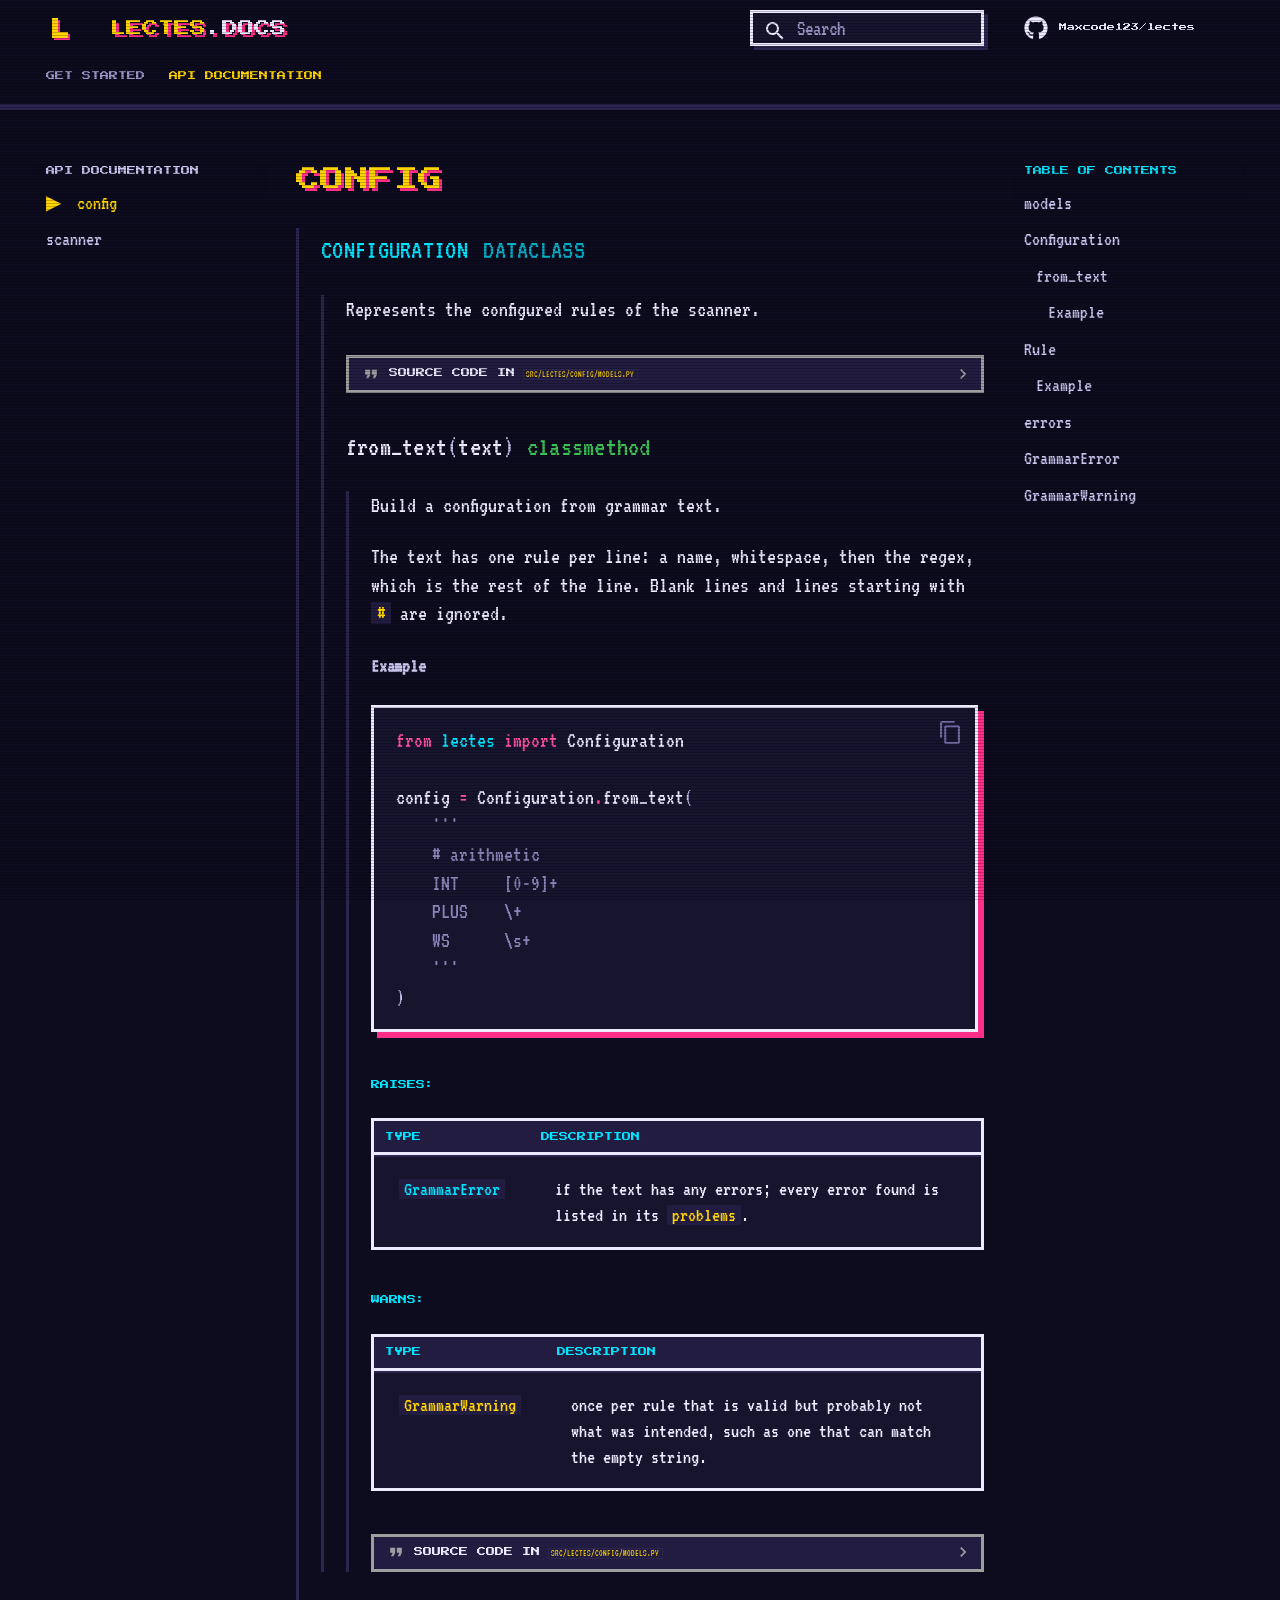
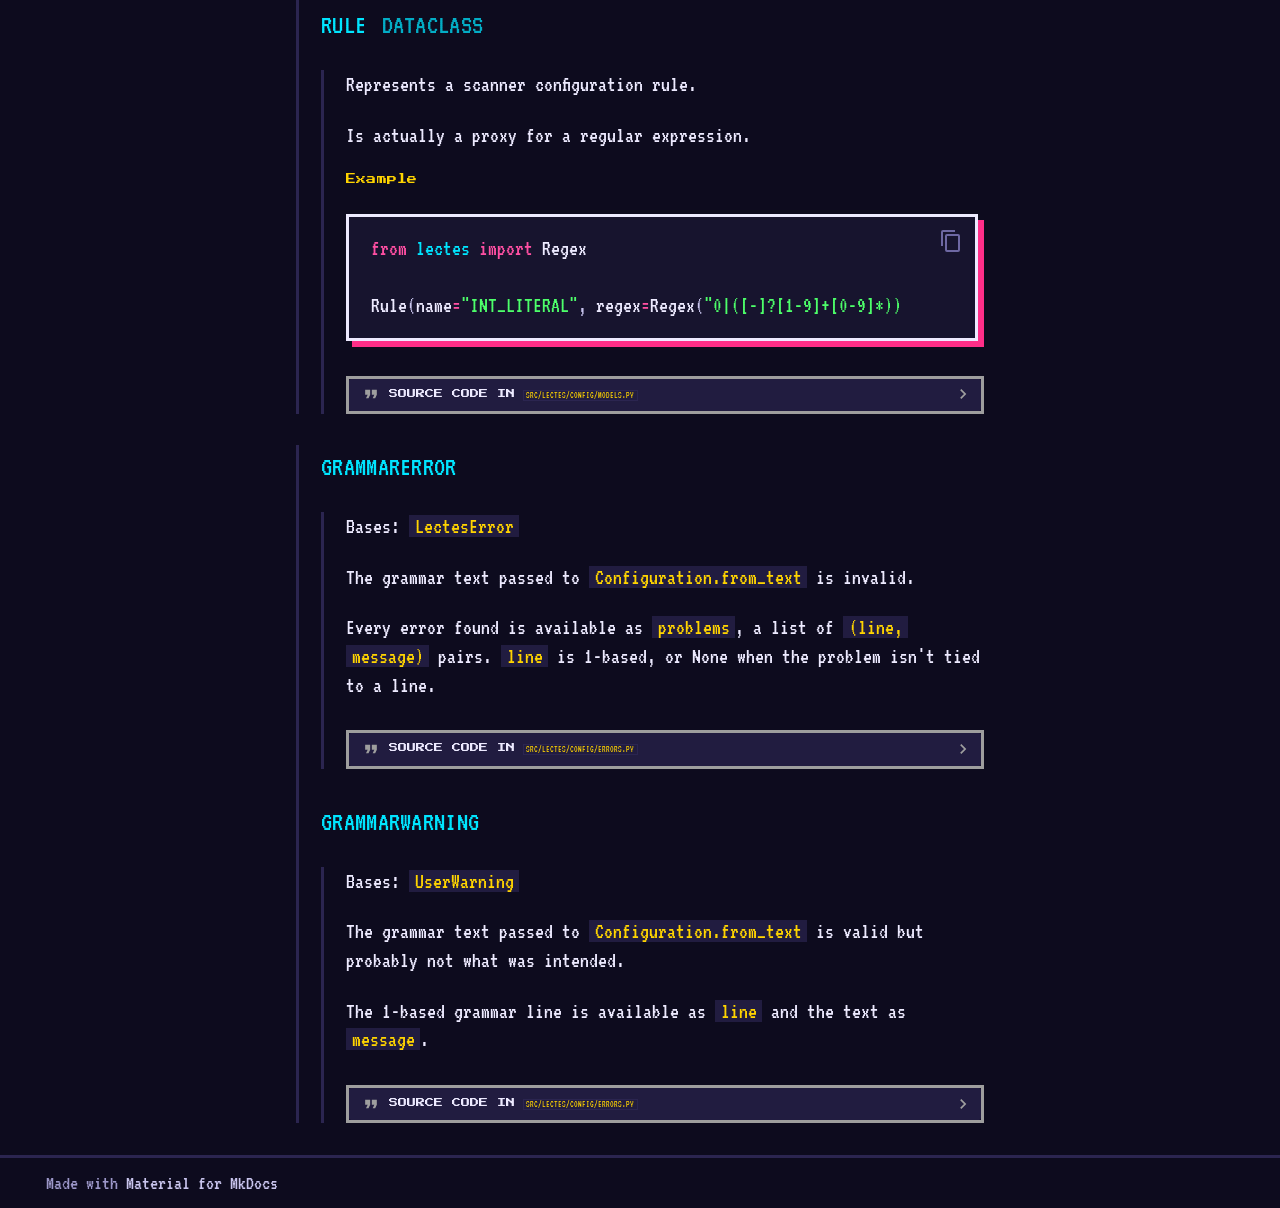
<file: config/index.html>
<!doctype html>
<html lang="en" class="no-js">
  <head>
    
      <meta charset="utf-8">
      <meta name="viewport" content="width=device-width,initial-scale=1">
      
      
      
        <link rel="canonical" href="https://maximosnikiforakis.gr/lectes/config/">
      
      
        <link rel="prev" href="../cli/">
      
      
        <link rel="next" href="../scanner/">
      
      
      <link rel="icon" href="../assets/favicon.svg">
      <meta name="generator" content="mkdocs-1.6.1, mkdocs-material-9.6.20">
    
    
      
        <title>config - lectes</title>
      
    
    
      <link rel="stylesheet" href="../assets/stylesheets/main.e53b48f4.min.css">
      
        
        <link rel="stylesheet" href="../assets/stylesheets/palette.06af60db.min.css">
      
      


    
    
      
    
    
      
    
    
      <link rel="stylesheet" href="../assets/_mkdocstrings.css">
    
      <link rel="stylesheet" href="../stylesheets/arcade.css">
    
    <script>__md_scope=new URL("..",location),__md_hash=e=>[...e].reduce(((e,_)=>(e<<5)-e+_.charCodeAt(0)),0),__md_get=(e,_=localStorage,t=__md_scope)=>JSON.parse(_.getItem(t.pathname+"."+e)),__md_set=(e,_,t=localStorage,a=__md_scope)=>{try{t.setItem(a.pathname+"."+e,JSON.stringify(_))}catch(e){}}</script>
    
      

    
    
    
  </head>
  
  
    
    
    
    
    
    <body dir="ltr" data-md-color-scheme="slate" data-md-color-primary="custom" data-md-color-accent="custom">
  
    
    <input class="md-toggle" data-md-toggle="drawer" type="checkbox" id="__drawer" autocomplete="off">
    <input class="md-toggle" data-md-toggle="search" type="checkbox" id="__search" autocomplete="off">
    <label class="md-overlay" for="__drawer"></label>
    <div data-md-component="skip">
      
        
        <a href="#lectes.config.models" class="md-skip">
          Skip to content
        </a>
      
    </div>
    <div data-md-component="announce">
      
    </div>
    
    
      

  

<header class="md-header md-header--shadow md-header--lifted" data-md-component="header">
  <nav class="md-header__inner md-grid" aria-label="Header">
    <a href=".." title="lectes" class="md-header__button md-logo" aria-label="lectes" data-md-component="logo">
      
  <img src="../assets/favicon.svg" alt="logo">

    </a>
    <label class="md-header__button md-icon" for="__drawer">
      
      <svg xmlns="http://www.w3.org/2000/svg" viewBox="0 0 24 24"><path d="M3 6h18v2H3zm0 5h18v2H3zm0 5h18v2H3z"/></svg>
    </label>
    <div class="md-header__title" data-md-component="header-title">
      <div class="md-header__ellipsis">
        <div class="md-header__topic">
          <span class="md-ellipsis">
            lectes
          </span>
        </div>
        <div class="md-header__topic" data-md-component="header-topic">
          <span class="md-ellipsis">
            
              config
            
          </span>
        </div>
      </div>
    </div>
    
      
    
    
    
    
      
      
        <label class="md-header__button md-icon" for="__search">
          
          <svg xmlns="http://www.w3.org/2000/svg" viewBox="0 0 24 24"><path d="M9.5 3A6.5 6.5 0 0 1 16 9.5c0 1.61-.59 3.09-1.56 4.23l.27.27h.79l5 5-1.5 1.5-5-5v-.79l-.27-.27A6.52 6.52 0 0 1 9.5 16 6.5 6.5 0 0 1 3 9.5 6.5 6.5 0 0 1 9.5 3m0 2C7 5 5 7 5 9.5S7 14 9.5 14 14 12 14 9.5 12 5 9.5 5"/></svg>
        </label>
        <div class="md-search" data-md-component="search" role="dialog">
  <label class="md-search__overlay" for="__search"></label>
  <div class="md-search__inner" role="search">
    <form class="md-search__form" name="search">
      <input type="text" class="md-search__input" name="query" aria-label="Search" placeholder="Search" autocapitalize="off" autocorrect="off" autocomplete="off" spellcheck="false" data-md-component="search-query" required>
      <label class="md-search__icon md-icon" for="__search">
        
        <svg xmlns="http://www.w3.org/2000/svg" viewBox="0 0 24 24"><path d="M9.5 3A6.5 6.5 0 0 1 16 9.5c0 1.61-.59 3.09-1.56 4.23l.27.27h.79l5 5-1.5 1.5-5-5v-.79l-.27-.27A6.52 6.52 0 0 1 9.5 16 6.5 6.5 0 0 1 3 9.5 6.5 6.5 0 0 1 9.5 3m0 2C7 5 5 7 5 9.5S7 14 9.5 14 14 12 14 9.5 12 5 9.5 5"/></svg>
        
        <svg xmlns="http://www.w3.org/2000/svg" viewBox="0 0 24 24"><path d="M20 11v2H8l5.5 5.5-1.42 1.42L4.16 12l7.92-7.92L13.5 5.5 8 11z"/></svg>
      </label>
      <nav class="md-search__options" aria-label="Search">
        
        <button type="reset" class="md-search__icon md-icon" title="Clear" aria-label="Clear" tabindex="-1">
          
          <svg xmlns="http://www.w3.org/2000/svg" viewBox="0 0 24 24"><path d="M19 6.41 17.59 5 12 10.59 6.41 5 5 6.41 10.59 12 5 17.59 6.41 19 12 13.41 17.59 19 19 17.59 13.41 12z"/></svg>
        </button>
      </nav>
      
    </form>
    <div class="md-search__output">
      <div class="md-search__scrollwrap" tabindex="0" data-md-scrollfix>
        <div class="md-search-result" data-md-component="search-result">
          <div class="md-search-result__meta">
            Initializing search
          </div>
          <ol class="md-search-result__list" role="presentation"></ol>
        </div>
      </div>
    </div>
  </div>
</div>
      
    
    
      <div class="md-header__source">
        <a href="https://github.com/Maxcode123/lectes" title="Go to repository" class="md-source" data-md-component="source">
  <div class="md-source__icon md-icon">
    
    <svg xmlns="http://www.w3.org/2000/svg" viewBox="0 0 512 512"><!--! Font Awesome Free 7.0.0 by @fontawesome - https://fontawesome.com License - https://fontawesome.com/license/free (Icons: CC BY 4.0, Fonts: SIL OFL 1.1, Code: MIT License) Copyright 2025 Fonticons, Inc.--><path d="M173.9 397.4c0 2-2.3 3.6-5.2 3.6-3.3.3-5.6-1.3-5.6-3.6 0-2 2.3-3.6 5.2-3.6 3-.3 5.6 1.3 5.6 3.6m-31.1-4.5c-.7 2 1.3 4.3 4.3 4.9 2.6 1 5.6 0 6.2-2s-1.3-4.3-4.3-5.2c-2.6-.7-5.5.3-6.2 2.3m44.2-1.7c-2.9.7-4.9 2.6-4.6 4.9.3 2 2.9 3.3 5.9 2.6 2.9-.7 4.9-2.6 4.6-4.6-.3-1.9-3-3.2-5.9-2.9M252.8 8C114.1 8 8 113.3 8 252c0 110.9 69.8 205.8 169.5 239.2 12.8 2.3 17.3-5.6 17.3-12.1 0-6.2-.3-40.4-.3-61.4 0 0-70 15-84.7-29.8 0 0-11.4-29.1-27.8-36.6 0 0-22.9-15.7 1.6-15.4 0 0 24.9 2 38.6 25.8 21.9 38.6 58.6 27.5 72.9 20.9 2.3-16 8.8-27.1 16-33.7-55.9-6.2-112.3-14.3-112.3-110.5 0-27.5 7.6-41.3 23.6-58.9-2.6-6.5-11.1-33.3 2.6-67.9 20.9-6.5 69 27 69 27 20-5.6 41.5-8.5 62.8-8.5s42.8 2.9 62.8 8.5c0 0 48.1-33.6 69-27 13.7 34.7 5.2 61.4 2.6 67.9 16 17.7 25.8 31.5 25.8 58.9 0 96.5-58.9 104.2-114.8 110.5 9.2 7.9 17 22.9 17 46.4 0 33.7-.3 75.4-.3 83.6 0 6.5 4.6 14.4 17.3 12.1C436.2 457.8 504 362.9 504 252 504 113.3 391.5 8 252.8 8M105.2 352.9c-1.3 1-1 3.3.7 5.2 1.6 1.6 3.9 2.3 5.2 1 1.3-1 1-3.3-.7-5.2-1.6-1.6-3.9-2.3-5.2-1m-10.8-8.1c-.7 1.3.3 2.9 2.3 3.9 1.6 1 3.6.7 4.3-.7.7-1.3-.3-2.9-2.3-3.9-2-.6-3.6-.3-4.3.7m32.4 35.6c-1.6 1.3-1 4.3 1.3 6.2 2.3 2.3 5.2 2.6 6.5 1 1.3-1.3.7-4.3-1.3-6.2-2.2-2.3-5.2-2.6-6.5-1m-11.4-14.7c-1.6 1-1.6 3.6 0 5.9s4.3 3.3 5.6 2.3c1.6-1.3 1.6-3.9 0-6.2-1.4-2.3-4-3.3-5.6-2"/></svg>
  </div>
  <div class="md-source__repository">
    Maxcode123/lectes
  </div>
</a>
      </div>
    
  </nav>
  
    
      
<nav class="md-tabs" aria-label="Tabs" data-md-component="tabs">
  <div class="md-grid">
    <ul class="md-tabs__list">
      
        
  
  
  
  
    
    
      <li class="md-tabs__item">
        <a href=".." class="md-tabs__link">
          
  
  
  Get started

        </a>
      </li>
    
  

      
        
  
  
  
    
  
  
    
    
      <li class="md-tabs__item md-tabs__item--active">
        <a href="./" class="md-tabs__link">
          
  
  
  API Documentation

        </a>
      </li>
    
  

      
    </ul>
  </div>
</nav>
    
  
</header>
    
    <div class="md-container" data-md-component="container">
      
      
        
      
      <main class="md-main" data-md-component="main">
        <div class="md-main__inner md-grid">
          
            
              
              <div class="md-sidebar md-sidebar--primary" data-md-component="sidebar" data-md-type="navigation" >
                <div class="md-sidebar__scrollwrap">
                  <div class="md-sidebar__inner">
                    


  


<nav class="md-nav md-nav--primary md-nav--lifted" aria-label="Navigation" data-md-level="0">
  <label class="md-nav__title" for="__drawer">
    <a href=".." title="lectes" class="md-nav__button md-logo" aria-label="lectes" data-md-component="logo">
      
  <img src="../assets/favicon.svg" alt="logo">

    </a>
    lectes
  </label>
  
    <div class="md-nav__source">
      <a href="https://github.com/Maxcode123/lectes" title="Go to repository" class="md-source" data-md-component="source">
  <div class="md-source__icon md-icon">
    
    <svg xmlns="http://www.w3.org/2000/svg" viewBox="0 0 512 512"><!--! Font Awesome Free 7.0.0 by @fontawesome - https://fontawesome.com License - https://fontawesome.com/license/free (Icons: CC BY 4.0, Fonts: SIL OFL 1.1, Code: MIT License) Copyright 2025 Fonticons, Inc.--><path d="M173.9 397.4c0 2-2.3 3.6-5.2 3.6-3.3.3-5.6-1.3-5.6-3.6 0-2 2.3-3.6 5.2-3.6 3-.3 5.6 1.3 5.6 3.6m-31.1-4.5c-.7 2 1.3 4.3 4.3 4.9 2.6 1 5.6 0 6.2-2s-1.3-4.3-4.3-5.2c-2.6-.7-5.5.3-6.2 2.3m44.2-1.7c-2.9.7-4.9 2.6-4.6 4.9.3 2 2.9 3.3 5.9 2.6 2.9-.7 4.9-2.6 4.6-4.6-.3-1.9-3-3.2-5.9-2.9M252.8 8C114.1 8 8 113.3 8 252c0 110.9 69.8 205.8 169.5 239.2 12.8 2.3 17.3-5.6 17.3-12.1 0-6.2-.3-40.4-.3-61.4 0 0-70 15-84.7-29.8 0 0-11.4-29.1-27.8-36.6 0 0-22.9-15.7 1.6-15.4 0 0 24.9 2 38.6 25.8 21.9 38.6 58.6 27.5 72.9 20.9 2.3-16 8.8-27.1 16-33.7-55.9-6.2-112.3-14.3-112.3-110.5 0-27.5 7.6-41.3 23.6-58.9-2.6-6.5-11.1-33.3 2.6-67.9 20.9-6.5 69 27 69 27 20-5.6 41.5-8.5 62.8-8.5s42.8 2.9 62.8 8.5c0 0 48.1-33.6 69-27 13.7 34.7 5.2 61.4 2.6 67.9 16 17.7 25.8 31.5 25.8 58.9 0 96.5-58.9 104.2-114.8 110.5 9.2 7.9 17 22.9 17 46.4 0 33.7-.3 75.4-.3 83.6 0 6.5 4.6 14.4 17.3 12.1C436.2 457.8 504 362.9 504 252 504 113.3 391.5 8 252.8 8M105.2 352.9c-1.3 1-1 3.3.7 5.2 1.6 1.6 3.9 2.3 5.2 1 1.3-1 1-3.3-.7-5.2-1.6-1.6-3.9-2.3-5.2-1m-10.8-8.1c-.7 1.3.3 2.9 2.3 3.9 1.6 1 3.6.7 4.3-.7.7-1.3-.3-2.9-2.3-3.9-2-.6-3.6-.3-4.3.7m32.4 35.6c-1.6 1.3-1 4.3 1.3 6.2 2.3 2.3 5.2 2.6 6.5 1 1.3-1.3.7-4.3-1.3-6.2-2.2-2.3-5.2-2.6-6.5-1m-11.4-14.7c-1.6 1-1.6 3.6 0 5.9s4.3 3.3 5.6 2.3c1.6-1.3 1.6-3.9 0-6.2-1.4-2.3-4-3.3-5.6-2"/></svg>
  </div>
  <div class="md-source__repository">
    Maxcode123/lectes
  </div>
</a>
    </div>
  
  <ul class="md-nav__list" data-md-scrollfix>
    
      
      
  
  
  
  
    
    
    
    
      
      
        
      
    
    
    <li class="md-nav__item md-nav__item--nested">
      
        
        
        <input class="md-nav__toggle md-toggle " type="checkbox" id="__nav_1" >
        
          
          <label class="md-nav__link" for="__nav_1" id="__nav_1_label" tabindex="0">
            
  
  
  <span class="md-ellipsis">
    Get started
    
  </span>
  

            <span class="md-nav__icon md-icon"></span>
          </label>
        
        <nav class="md-nav" data-md-level="1" aria-labelledby="__nav_1_label" aria-expanded="false">
          <label class="md-nav__title" for="__nav_1">
            <span class="md-nav__icon md-icon"></span>
            Get started
          </label>
          <ul class="md-nav__list" data-md-scrollfix>
            
              
                
  
  
  
  
    <li class="md-nav__item">
      <a href=".." class="md-nav__link">
        
  
  
  <span class="md-ellipsis">
    What is lectes?
    
  </span>
  

      </a>
    </li>
  

              
            
              
                
  
  
  
  
    <li class="md-nav__item">
      <a href="../installation/" class="md-nav__link">
        
  
  
  <span class="md-ellipsis">
    Installation
    
  </span>
  

      </a>
    </li>
  

              
            
              
                
  
  
  
  
    <li class="md-nav__item">
      <a href="../usage/" class="md-nav__link">
        
  
  
  <span class="md-ellipsis">
    Usage
    
  </span>
  

      </a>
    </li>
  

              
            
              
                
  
  
  
  
    <li class="md-nav__item">
      <a href="../cli/" class="md-nav__link">
        
  
  
  <span class="md-ellipsis">
    Command line
    
  </span>
  

      </a>
    </li>
  

              
            
              
                
  
  
  
  
    <li class="md-nav__item">
      <a href="https://lectes.dev" class="md-nav__link">
        
  
  
  <span class="md-ellipsis">
    Playground
    
  </span>
  

      </a>
    </li>
  

              
            
          </ul>
        </nav>
      
    </li>
  

    
      
      
  
  
    
  
  
  
    
    
    
    
      
        
        
      
      
        
      
    
    
    <li class="md-nav__item md-nav__item--active md-nav__item--section md-nav__item--nested">
      
        
        
        <input class="md-nav__toggle md-toggle " type="checkbox" id="__nav_2" checked>
        
          
          <label class="md-nav__link" for="__nav_2" id="__nav_2_label" tabindex="">
            
  
  
  <span class="md-ellipsis">
    API Documentation
    
  </span>
  

            <span class="md-nav__icon md-icon"></span>
          </label>
        
        <nav class="md-nav" data-md-level="1" aria-labelledby="__nav_2_label" aria-expanded="true">
          <label class="md-nav__title" for="__nav_2">
            <span class="md-nav__icon md-icon"></span>
            API Documentation
          </label>
          <ul class="md-nav__list" data-md-scrollfix>
            
              
                
  
  
    
  
  
  
    <li class="md-nav__item md-nav__item--active">
      
      <input class="md-nav__toggle md-toggle" type="checkbox" id="__toc">
      
      
      
        <label class="md-nav__link md-nav__link--active" for="__toc">
          
  
  
  <span class="md-ellipsis">
    config
    
  </span>
  

          <span class="md-nav__icon md-icon"></span>
        </label>
      
      <a href="./" class="md-nav__link md-nav__link--active">
        
  
  
  <span class="md-ellipsis">
    config
    
  </span>
  

      </a>
      
        

<nav class="md-nav md-nav--secondary" aria-label="Table of contents">
  
  
  
  
    <label class="md-nav__title" for="__toc">
      <span class="md-nav__icon md-icon"></span>
      Table of contents
    </label>
    <ul class="md-nav__list" data-md-component="toc" data-md-scrollfix>
      
        <li class="md-nav__item">
  <a href="#lectes.config.models" class="md-nav__link">
    <span class="md-ellipsis">
      models
    </span>
  </a>
  
</li>
      
        <li class="md-nav__item">
  <a href="#lectes.config.models.Configuration" class="md-nav__link">
    <span class="md-ellipsis">
      Configuration
    </span>
  </a>
  
    <nav class="md-nav" aria-label="Configuration">
      <ul class="md-nav__list">
        
          <li class="md-nav__item">
  <a href="#lectes.config.models.Configuration.from_text" class="md-nav__link">
    <span class="md-ellipsis">
      from_text
    </span>
  </a>
  
    <nav class="md-nav" aria-label="from_text">
      <ul class="md-nav__list">
        
          <li class="md-nav__item">
  <a href="#lectes.config.models.Configuration.from_text--example" class="md-nav__link">
    <span class="md-ellipsis">
      Example
    </span>
  </a>
  
</li>
        
      </ul>
    </nav>
  
</li>
        
      </ul>
    </nav>
  
</li>
      
        <li class="md-nav__item">
  <a href="#lectes.config.models.Rule" class="md-nav__link">
    <span class="md-ellipsis">
      Rule
    </span>
  </a>
  
    <nav class="md-nav" aria-label="Rule">
      <ul class="md-nav__list">
        
          <li class="md-nav__item">
  <a href="#lectes.config.models.Rule--example" class="md-nav__link">
    <span class="md-ellipsis">
      Example
    </span>
  </a>
  
</li>
        
      </ul>
    </nav>
  
</li>
      
        <li class="md-nav__item">
  <a href="#lectes.config.errors" class="md-nav__link">
    <span class="md-ellipsis">
      errors
    </span>
  </a>
  
</li>
      
        <li class="md-nav__item">
  <a href="#lectes.config.errors.GrammarError" class="md-nav__link">
    <span class="md-ellipsis">
      GrammarError
    </span>
  </a>
  
</li>
      
        <li class="md-nav__item">
  <a href="#lectes.config.errors.GrammarWarning" class="md-nav__link">
    <span class="md-ellipsis">
      GrammarWarning
    </span>
  </a>
  
</li>
      
    </ul>
  
</nav>
      
    </li>
  

              
            
              
                
  
  
  
  
    <li class="md-nav__item">
      <a href="../scanner/" class="md-nav__link">
        
  
  
  <span class="md-ellipsis">
    scanner
    
  </span>
  

      </a>
    </li>
  

              
            
          </ul>
        </nav>
      
    </li>
  

    
  </ul>
</nav>
                  </div>
                </div>
              </div>
            
            
              
              <div class="md-sidebar md-sidebar--secondary" data-md-component="sidebar" data-md-type="toc" >
                <div class="md-sidebar__scrollwrap">
                  <div class="md-sidebar__inner">
                    

<nav class="md-nav md-nav--secondary" aria-label="Table of contents">
  
  
  
  
    <label class="md-nav__title" for="__toc">
      <span class="md-nav__icon md-icon"></span>
      Table of contents
    </label>
    <ul class="md-nav__list" data-md-component="toc" data-md-scrollfix>
      
        <li class="md-nav__item">
  <a href="#lectes.config.models" class="md-nav__link">
    <span class="md-ellipsis">
      models
    </span>
  </a>
  
</li>
      
        <li class="md-nav__item">
  <a href="#lectes.config.models.Configuration" class="md-nav__link">
    <span class="md-ellipsis">
      Configuration
    </span>
  </a>
  
    <nav class="md-nav" aria-label="Configuration">
      <ul class="md-nav__list">
        
          <li class="md-nav__item">
  <a href="#lectes.config.models.Configuration.from_text" class="md-nav__link">
    <span class="md-ellipsis">
      from_text
    </span>
  </a>
  
    <nav class="md-nav" aria-label="from_text">
      <ul class="md-nav__list">
        
          <li class="md-nav__item">
  <a href="#lectes.config.models.Configuration.from_text--example" class="md-nav__link">
    <span class="md-ellipsis">
      Example
    </span>
  </a>
  
</li>
        
      </ul>
    </nav>
  
</li>
        
      </ul>
    </nav>
  
</li>
      
        <li class="md-nav__item">
  <a href="#lectes.config.models.Rule" class="md-nav__link">
    <span class="md-ellipsis">
      Rule
    </span>
  </a>
  
    <nav class="md-nav" aria-label="Rule">
      <ul class="md-nav__list">
        
          <li class="md-nav__item">
  <a href="#lectes.config.models.Rule--example" class="md-nav__link">
    <span class="md-ellipsis">
      Example
    </span>
  </a>
  
</li>
        
      </ul>
    </nav>
  
</li>
      
        <li class="md-nav__item">
  <a href="#lectes.config.errors" class="md-nav__link">
    <span class="md-ellipsis">
      errors
    </span>
  </a>
  
</li>
      
        <li class="md-nav__item">
  <a href="#lectes.config.errors.GrammarError" class="md-nav__link">
    <span class="md-ellipsis">
      GrammarError
    </span>
  </a>
  
</li>
      
        <li class="md-nav__item">
  <a href="#lectes.config.errors.GrammarWarning" class="md-nav__link">
    <span class="md-ellipsis">
      GrammarWarning
    </span>
  </a>
  
</li>
      
    </ul>
  
</nav>
                  </div>
                </div>
              </div>
            
          
          
            <div class="md-content" data-md-component="content">
              <article class="md-content__inner md-typeset">
                
                  


  
  


  <h1>config</h1>

<div class="doc doc-object doc-module">



<a id="lectes.config.models"></a>
    <div class="doc doc-contents first">










  <div class="doc doc-children">









<div class="doc doc-object doc-class">



<h2 id="lectes.config.models.Configuration" class="doc doc-heading">
            <code>Configuration</code>


  <span class="doc doc-labels">
      <small class="doc doc-label doc-label-dataclass"><code>dataclass</code></small>
  </span>

</h2>


    <div class="doc doc-contents ">


        <p>Represents the configured rules of the scanner.</p>








              <details class="quote">
                <summary>Source code in <code>src/lectes/config/models.py</code></summary>
                <div class="language-python highlight"><table class="highlighttable"><tr><td class="linenos"><div class="linenodiv"><pre><span></span><span class="normal"><a href="#__codelineno-0-30">30</a></span>
<span class="normal"><a href="#__codelineno-0-31">31</a></span>
<span class="normal"><a href="#__codelineno-0-32">32</a></span>
<span class="normal"><a href="#__codelineno-0-33">33</a></span>
<span class="normal"><a href="#__codelineno-0-34">34</a></span>
<span class="normal"><a href="#__codelineno-0-35">35</a></span>
<span class="normal"><a href="#__codelineno-0-36">36</a></span>
<span class="normal"><a href="#__codelineno-0-37">37</a></span>
<span class="normal"><a href="#__codelineno-0-38">38</a></span>
<span class="normal"><a href="#__codelineno-0-39">39</a></span>
<span class="normal"><a href="#__codelineno-0-40">40</a></span>
<span class="normal"><a href="#__codelineno-0-41">41</a></span>
<span class="normal"><a href="#__codelineno-0-42">42</a></span>
<span class="normal"><a href="#__codelineno-0-43">43</a></span>
<span class="normal"><a href="#__codelineno-0-44">44</a></span>
<span class="normal"><a href="#__codelineno-0-45">45</a></span>
<span class="normal"><a href="#__codelineno-0-46">46</a></span>
<span class="normal"><a href="#__codelineno-0-47">47</a></span>
<span class="normal"><a href="#__codelineno-0-48">48</a></span>
<span class="normal"><a href="#__codelineno-0-49">49</a></span>
<span class="normal"><a href="#__codelineno-0-50">50</a></span>
<span class="normal"><a href="#__codelineno-0-51">51</a></span>
<span class="normal"><a href="#__codelineno-0-52">52</a></span>
<span class="normal"><a href="#__codelineno-0-53">53</a></span>
<span class="normal"><a href="#__codelineno-0-54">54</a></span>
<span class="normal"><a href="#__codelineno-0-55">55</a></span>
<span class="normal"><a href="#__codelineno-0-56">56</a></span>
<span class="normal"><a href="#__codelineno-0-57">57</a></span>
<span class="normal"><a href="#__codelineno-0-58">58</a></span>
<span class="normal"><a href="#__codelineno-0-59">59</a></span>
<span class="normal"><a href="#__codelineno-0-60">60</a></span>
<span class="normal"><a href="#__codelineno-0-61">61</a></span>
<span class="normal"><a href="#__codelineno-0-62">62</a></span>
<span class="normal"><a href="#__codelineno-0-63">63</a></span>
<span class="normal"><a href="#__codelineno-0-64">64</a></span>
<span class="normal"><a href="#__codelineno-0-65">65</a></span>
<span class="normal"><a href="#__codelineno-0-66">66</a></span>
<span class="normal"><a href="#__codelineno-0-67">67</a></span>
<span class="normal"><a href="#__codelineno-0-68">68</a></span>
<span class="normal"><a href="#__codelineno-0-69">69</a></span>
<span class="normal"><a href="#__codelineno-0-70">70</a></span>
<span class="normal"><a href="#__codelineno-0-71">71</a></span>
<span class="normal"><a href="#__codelineno-0-72">72</a></span>
<span class="normal"><a href="#__codelineno-0-73">73</a></span>
<span class="normal"><a href="#__codelineno-0-74">74</a></span>
<span class="normal"><a href="#__codelineno-0-75">75</a></span>
<span class="normal"><a href="#__codelineno-0-76">76</a></span>
<span class="normal"><a href="#__codelineno-0-77">77</a></span>
<span class="normal"><a href="#__codelineno-0-78">78</a></span>
<span class="normal"><a href="#__codelineno-0-79">79</a></span>
<span class="normal"><a href="#__codelineno-0-80">80</a></span></pre></div></td><td class="code"><div><pre><span></span><code><span id="__span-0-30"><a id="__codelineno-0-30" name="__codelineno-0-30"></a><span class="nd">@dataclass</span>
</span><span id="__span-0-31"><a id="__codelineno-0-31" name="__codelineno-0-31"></a><span class="k">class</span><span class="w"> </span><span class="nc">Configuration</span><span class="p">:</span>
</span><span id="__span-0-32"><a id="__codelineno-0-32" name="__codelineno-0-32"></a><span class="w">    </span><span class="sd">&quot;&quot;&quot;</span>
</span><span id="__span-0-33"><a id="__codelineno-0-33" name="__codelineno-0-33"></a><span class="sd">    Represents the configured rules of the scanner.</span>
</span><span id="__span-0-34"><a id="__codelineno-0-34" name="__codelineno-0-34"></a><span class="sd">    &quot;&quot;&quot;</span>
</span><span id="__span-0-35"><a id="__codelineno-0-35" name="__codelineno-0-35"></a>
</span><span id="__span-0-36"><a id="__codelineno-0-36" name="__codelineno-0-36"></a>    <span class="n">rules</span><span class="p">:</span> <span class="nb">list</span><span class="p">[</span><span class="n">Rule</span><span class="p">]</span>
</span><span id="__span-0-37"><a id="__codelineno-0-37" name="__codelineno-0-37"></a>
</span><span id="__span-0-38"><a id="__codelineno-0-38" name="__codelineno-0-38"></a>    <span class="nd">@classmethod</span>
</span><span id="__span-0-39"><a id="__codelineno-0-39" name="__codelineno-0-39"></a>    <span class="k">def</span><span class="w"> </span><span class="nf">from_text</span><span class="p">(</span><span class="bp">cls</span><span class="p">,</span> <span class="n">text</span><span class="p">:</span> <span class="nb">str</span><span class="p">)</span> <span class="o">-&gt;</span> <span class="n">Self</span><span class="p">:</span>
</span><span id="__span-0-40"><a id="__codelineno-0-40" name="__codelineno-0-40"></a><span class="w">        </span><span class="sd">&quot;&quot;&quot;</span>
</span><span id="__span-0-41"><a id="__codelineno-0-41" name="__codelineno-0-41"></a><span class="sd">        Build a configuration from grammar text.</span>
</span><span id="__span-0-42"><a id="__codelineno-0-42" name="__codelineno-0-42"></a>
</span><span id="__span-0-43"><a id="__codelineno-0-43" name="__codelineno-0-43"></a><span class="sd">        The text has one rule per line: a name, whitespace, then the regex,</span>
</span><span id="__span-0-44"><a id="__codelineno-0-44" name="__codelineno-0-44"></a><span class="sd">        which is the rest of the line. Blank lines and lines starting with `#`</span>
</span><span id="__span-0-45"><a id="__codelineno-0-45" name="__codelineno-0-45"></a><span class="sd">        are ignored.</span>
</span><span id="__span-0-46"><a id="__codelineno-0-46" name="__codelineno-0-46"></a>
</span><span id="__span-0-47"><a id="__codelineno-0-47" name="__codelineno-0-47"></a><span class="sd">        ## Example</span>
</span><span id="__span-0-48"><a id="__codelineno-0-48" name="__codelineno-0-48"></a>
</span><span id="__span-0-49"><a id="__codelineno-0-49" name="__codelineno-0-49"></a><span class="sd">        ```python</span>
</span><span id="__span-0-50"><a id="__codelineno-0-50" name="__codelineno-0-50"></a><span class="sd">        from lectes import Configuration</span>
</span><span id="__span-0-51"><a id="__codelineno-0-51" name="__codelineno-0-51"></a>
</span><span id="__span-0-52"><a id="__codelineno-0-52" name="__codelineno-0-52"></a><span class="sd">        config = Configuration.from_text(</span>
</span><span id="__span-0-53"><a id="__codelineno-0-53" name="__codelineno-0-53"></a><span class="sd">            &#39;&#39;&#39;</span>
</span><span id="__span-0-54"><a id="__codelineno-0-54" name="__codelineno-0-54"></a><span class="sd">            # arithmetic</span>
</span><span id="__span-0-55"><a id="__codelineno-0-55" name="__codelineno-0-55"></a><span class="sd">            INT     [0-9]+</span>
</span><span id="__span-0-56"><a id="__codelineno-0-56" name="__codelineno-0-56"></a><span class="sd">            PLUS    \\+</span>
</span><span id="__span-0-57"><a id="__codelineno-0-57" name="__codelineno-0-57"></a><span class="sd">            WS      \\s+</span>
</span><span id="__span-0-58"><a id="__codelineno-0-58" name="__codelineno-0-58"></a><span class="sd">            &#39;&#39;&#39;</span>
</span><span id="__span-0-59"><a id="__codelineno-0-59" name="__codelineno-0-59"></a><span class="sd">        )</span>
</span><span id="__span-0-60"><a id="__codelineno-0-60" name="__codelineno-0-60"></a><span class="sd">        ```</span>
</span><span id="__span-0-61"><a id="__codelineno-0-61" name="__codelineno-0-61"></a>
</span><span id="__span-0-62"><a id="__codelineno-0-62" name="__codelineno-0-62"></a><span class="sd">        Raises:</span>
</span><span id="__span-0-63"><a id="__codelineno-0-63" name="__codelineno-0-63"></a><span class="sd">            GrammarError: if the text has any errors; every error found is</span>
</span><span id="__span-0-64"><a id="__codelineno-0-64" name="__codelineno-0-64"></a><span class="sd">                listed in its `problems`.</span>
</span><span id="__span-0-65"><a id="__codelineno-0-65" name="__codelineno-0-65"></a>
</span><span id="__span-0-66"><a id="__codelineno-0-66" name="__codelineno-0-66"></a><span class="sd">        Warns:</span>
</span><span id="__span-0-67"><a id="__codelineno-0-67" name="__codelineno-0-67"></a><span class="sd">            GrammarWarning: once per rule that is valid but probably not what</span>
</span><span id="__span-0-68"><a id="__codelineno-0-68" name="__codelineno-0-68"></a><span class="sd">                was intended, such as one that can match the empty string.</span>
</span><span id="__span-0-69"><a id="__codelineno-0-69" name="__codelineno-0-69"></a><span class="sd">        &quot;&quot;&quot;</span>
</span><span id="__span-0-70"><a id="__codelineno-0-70" name="__codelineno-0-70"></a>        <span class="n">grammar</span> <span class="o">=</span> <span class="n">parse</span><span class="p">(</span><span class="n">text</span><span class="p">)</span>
</span><span id="__span-0-71"><a id="__codelineno-0-71" name="__codelineno-0-71"></a>
</span><span id="__span-0-72"><a id="__codelineno-0-72" name="__codelineno-0-72"></a>        <span class="k">if</span> <span class="n">grammar</span><span class="o">.</span><span class="n">errors</span><span class="p">:</span>
</span><span id="__span-0-73"><a id="__codelineno-0-73" name="__codelineno-0-73"></a>            <span class="k">raise</span> <span class="n">GrammarError</span><span class="p">(</span><span class="n">grammar</span><span class="o">.</span><span class="n">errors</span><span class="p">)</span>
</span><span id="__span-0-74"><a id="__codelineno-0-74" name="__codelineno-0-74"></a>
</span><span id="__span-0-75"><a id="__codelineno-0-75" name="__codelineno-0-75"></a>        <span class="k">for</span> <span class="n">line</span><span class="p">,</span> <span class="n">message</span> <span class="ow">in</span> <span class="n">grammar</span><span class="o">.</span><span class="n">warnings</span><span class="p">:</span>
</span><span id="__span-0-76"><a id="__codelineno-0-76" name="__codelineno-0-76"></a>            <span class="n">warnings</span><span class="o">.</span><span class="n">warn</span><span class="p">(</span><span class="n">GrammarWarning</span><span class="p">(</span><span class="n">line</span><span class="p">,</span> <span class="n">message</span><span class="p">),</span> <span class="n">stacklevel</span><span class="o">=</span><span class="mi">2</span><span class="p">)</span>
</span><span id="__span-0-77"><a id="__codelineno-0-77" name="__codelineno-0-77"></a>
</span><span id="__span-0-78"><a id="__codelineno-0-78" name="__codelineno-0-78"></a>        <span class="k">return</span> <span class="bp">cls</span><span class="p">(</span>
</span><span id="__span-0-79"><a id="__codelineno-0-79" name="__codelineno-0-79"></a>            <span class="p">[</span><span class="n">Rule</span><span class="p">(</span><span class="n">name</span><span class="o">=</span><span class="n">name</span><span class="p">,</span> <span class="n">regex</span><span class="o">=</span><span class="n">Regex</span><span class="p">(</span><span class="n">pattern</span><span class="p">))</span> <span class="k">for</span> <span class="n">name</span><span class="p">,</span> <span class="n">pattern</span> <span class="ow">in</span> <span class="n">grammar</span><span class="o">.</span><span class="n">rules</span><span class="p">]</span>
</span><span id="__span-0-80"><a id="__codelineno-0-80" name="__codelineno-0-80"></a>        <span class="p">)</span>
</span></code></pre></div></td></tr></table></div>
              </details>



  <div class="doc doc-children">










<div class="doc doc-object doc-function">


<h3 id="lectes.config.models.Configuration.from_text" class="doc doc-heading">
            <code class="highlight language-python"><span class="n">from_text</span><span class="p">(</span><span class="n">text</span><span class="p">)</span></code>

  <span class="doc doc-labels">
      <small class="doc doc-label doc-label-classmethod"><code>classmethod</code></small>
  </span>

</h3>


    <div class="doc doc-contents ">

        <p>Build a configuration from grammar text.</p>
<p>The text has one rule per line: a name, whitespace, then the regex,
which is the rest of the line. Blank lines and lines starting with <code>#</code>
are ignored.</p>
<h5 id="lectes.config.models.Configuration.from_text--example">Example</h5>
<div class="language-python highlight"><pre><span></span><code><span id="__span-0-1"><a id="__codelineno-0-1" name="__codelineno-0-1" href="#__codelineno-0-1"></a><span class="kn">from</span><span class="w"> </span><span class="nn">lectes</span><span class="w"> </span><span class="kn">import</span> <span class="n">Configuration</span>
</span><span id="__span-0-2"><a id="__codelineno-0-2" name="__codelineno-0-2" href="#__codelineno-0-2"></a>
</span><span id="__span-0-3"><a id="__codelineno-0-3" name="__codelineno-0-3" href="#__codelineno-0-3"></a><span class="n">config</span> <span class="o">=</span> <span class="n">Configuration</span><span class="o">.</span><span class="n">from_text</span><span class="p">(</span>
</span><span id="__span-0-4"><a id="__codelineno-0-4" name="__codelineno-0-4" href="#__codelineno-0-4"></a><span class="w">    </span><span class="sd">&#39;&#39;&#39;</span>
</span><span id="__span-0-5"><a id="__codelineno-0-5" name="__codelineno-0-5" href="#__codelineno-0-5"></a><span class="sd">    # arithmetic</span>
</span><span id="__span-0-6"><a id="__codelineno-0-6" name="__codelineno-0-6" href="#__codelineno-0-6"></a><span class="sd">    INT     [0-9]+</span>
</span><span id="__span-0-7"><a id="__codelineno-0-7" name="__codelineno-0-7" href="#__codelineno-0-7"></a><span class="sd">    PLUS    \+</span>
</span><span id="__span-0-8"><a id="__codelineno-0-8" name="__codelineno-0-8" href="#__codelineno-0-8"></a><span class="sd">    WS      \s+</span>
</span><span id="__span-0-9"><a id="__codelineno-0-9" name="__codelineno-0-9" href="#__codelineno-0-9"></a><span class="sd">    &#39;&#39;&#39;</span>
</span><span id="__span-0-10"><a id="__codelineno-0-10" name="__codelineno-0-10" href="#__codelineno-0-10"></a><span class="p">)</span>
</span></code></pre></div>


<p><span class="doc-section-title">Raises:</span></p>
    <table>
      <thead>
        <tr>
          <th>Type</th>
          <th>Description</th>
        </tr>
      </thead>
      <tbody>
          <tr class="doc-section-item">
            <td>
                  <code><a class="autorefs autorefs-internal" title="GrammarError (lectes.config.errors.GrammarError)" href="#lectes.config.errors.GrammarError">GrammarError</a></code>
            </td>
            <td>
              <div class="doc-md-description">
                <p>if the text has any errors; every error found is
listed in its <code>problems</code>.</p>
              </div>
            </td>
          </tr>
      </tbody>
    </table>


<p><span class="doc-section-title">Warns:</span></p>
    <table>
      <thead>
        <tr>
          <th>Type</th>
          <th>Description</th>
        </tr>
      </thead>
      <tbody>
          <tr class="doc-section-item">
            <td>
                  <code>GrammarWarning</code>
            </td>
            <td>
              <div class="doc-md-description">
                <p>once per rule that is valid but probably not what
was intended, such as one that can match the empty string.</p>
              </div>
            </td>
          </tr>
      </tbody>
    </table>


            <details class="quote">
              <summary>Source code in <code>src/lectes/config/models.py</code></summary>
              <div class="language-python highlight"><table class="highlighttable"><tr><td class="linenos"><div class="linenodiv"><pre><span></span><span class="normal"><a href="#__codelineno-0-38">38</a></span>
<span class="normal"><a href="#__codelineno-0-39">39</a></span>
<span class="normal"><a href="#__codelineno-0-40">40</a></span>
<span class="normal"><a href="#__codelineno-0-41">41</a></span>
<span class="normal"><a href="#__codelineno-0-42">42</a></span>
<span class="normal"><a href="#__codelineno-0-43">43</a></span>
<span class="normal"><a href="#__codelineno-0-44">44</a></span>
<span class="normal"><a href="#__codelineno-0-45">45</a></span>
<span class="normal"><a href="#__codelineno-0-46">46</a></span>
<span class="normal"><a href="#__codelineno-0-47">47</a></span>
<span class="normal"><a href="#__codelineno-0-48">48</a></span>
<span class="normal"><a href="#__codelineno-0-49">49</a></span>
<span class="normal"><a href="#__codelineno-0-50">50</a></span>
<span class="normal"><a href="#__codelineno-0-51">51</a></span>
<span class="normal"><a href="#__codelineno-0-52">52</a></span>
<span class="normal"><a href="#__codelineno-0-53">53</a></span>
<span class="normal"><a href="#__codelineno-0-54">54</a></span>
<span class="normal"><a href="#__codelineno-0-55">55</a></span>
<span class="normal"><a href="#__codelineno-0-56">56</a></span>
<span class="normal"><a href="#__codelineno-0-57">57</a></span>
<span class="normal"><a href="#__codelineno-0-58">58</a></span>
<span class="normal"><a href="#__codelineno-0-59">59</a></span>
<span class="normal"><a href="#__codelineno-0-60">60</a></span>
<span class="normal"><a href="#__codelineno-0-61">61</a></span>
<span class="normal"><a href="#__codelineno-0-62">62</a></span>
<span class="normal"><a href="#__codelineno-0-63">63</a></span>
<span class="normal"><a href="#__codelineno-0-64">64</a></span>
<span class="normal"><a href="#__codelineno-0-65">65</a></span>
<span class="normal"><a href="#__codelineno-0-66">66</a></span>
<span class="normal"><a href="#__codelineno-0-67">67</a></span>
<span class="normal"><a href="#__codelineno-0-68">68</a></span>
<span class="normal"><a href="#__codelineno-0-69">69</a></span>
<span class="normal"><a href="#__codelineno-0-70">70</a></span>
<span class="normal"><a href="#__codelineno-0-71">71</a></span>
<span class="normal"><a href="#__codelineno-0-72">72</a></span>
<span class="normal"><a href="#__codelineno-0-73">73</a></span>
<span class="normal"><a href="#__codelineno-0-74">74</a></span>
<span class="normal"><a href="#__codelineno-0-75">75</a></span>
<span class="normal"><a href="#__codelineno-0-76">76</a></span>
<span class="normal"><a href="#__codelineno-0-77">77</a></span>
<span class="normal"><a href="#__codelineno-0-78">78</a></span>
<span class="normal"><a href="#__codelineno-0-79">79</a></span>
<span class="normal"><a href="#__codelineno-0-80">80</a></span></pre></div></td><td class="code"><div><pre><span></span><code><span id="__span-0-38"><a id="__codelineno-0-38" name="__codelineno-0-38"></a><span class="nd">@classmethod</span>
</span><span id="__span-0-39"><a id="__codelineno-0-39" name="__codelineno-0-39"></a><span class="k">def</span><span class="w"> </span><span class="nf">from_text</span><span class="p">(</span><span class="bp">cls</span><span class="p">,</span> <span class="n">text</span><span class="p">:</span> <span class="nb">str</span><span class="p">)</span> <span class="o">-&gt;</span> <span class="n">Self</span><span class="p">:</span>
</span><span id="__span-0-40"><a id="__codelineno-0-40" name="__codelineno-0-40"></a><span class="w">    </span><span class="sd">&quot;&quot;&quot;</span>
</span><span id="__span-0-41"><a id="__codelineno-0-41" name="__codelineno-0-41"></a><span class="sd">    Build a configuration from grammar text.</span>
</span><span id="__span-0-42"><a id="__codelineno-0-42" name="__codelineno-0-42"></a>
</span><span id="__span-0-43"><a id="__codelineno-0-43" name="__codelineno-0-43"></a><span class="sd">    The text has one rule per line: a name, whitespace, then the regex,</span>
</span><span id="__span-0-44"><a id="__codelineno-0-44" name="__codelineno-0-44"></a><span class="sd">    which is the rest of the line. Blank lines and lines starting with `#`</span>
</span><span id="__span-0-45"><a id="__codelineno-0-45" name="__codelineno-0-45"></a><span class="sd">    are ignored.</span>
</span><span id="__span-0-46"><a id="__codelineno-0-46" name="__codelineno-0-46"></a>
</span><span id="__span-0-47"><a id="__codelineno-0-47" name="__codelineno-0-47"></a><span class="sd">    ## Example</span>
</span><span id="__span-0-48"><a id="__codelineno-0-48" name="__codelineno-0-48"></a>
</span><span id="__span-0-49"><a id="__codelineno-0-49" name="__codelineno-0-49"></a><span class="sd">    ```python</span>
</span><span id="__span-0-50"><a id="__codelineno-0-50" name="__codelineno-0-50"></a><span class="sd">    from lectes import Configuration</span>
</span><span id="__span-0-51"><a id="__codelineno-0-51" name="__codelineno-0-51"></a>
</span><span id="__span-0-52"><a id="__codelineno-0-52" name="__codelineno-0-52"></a><span class="sd">    config = Configuration.from_text(</span>
</span><span id="__span-0-53"><a id="__codelineno-0-53" name="__codelineno-0-53"></a><span class="sd">        &#39;&#39;&#39;</span>
</span><span id="__span-0-54"><a id="__codelineno-0-54" name="__codelineno-0-54"></a><span class="sd">        # arithmetic</span>
</span><span id="__span-0-55"><a id="__codelineno-0-55" name="__codelineno-0-55"></a><span class="sd">        INT     [0-9]+</span>
</span><span id="__span-0-56"><a id="__codelineno-0-56" name="__codelineno-0-56"></a><span class="sd">        PLUS    \\+</span>
</span><span id="__span-0-57"><a id="__codelineno-0-57" name="__codelineno-0-57"></a><span class="sd">        WS      \\s+</span>
</span><span id="__span-0-58"><a id="__codelineno-0-58" name="__codelineno-0-58"></a><span class="sd">        &#39;&#39;&#39;</span>
</span><span id="__span-0-59"><a id="__codelineno-0-59" name="__codelineno-0-59"></a><span class="sd">    )</span>
</span><span id="__span-0-60"><a id="__codelineno-0-60" name="__codelineno-0-60"></a><span class="sd">    ```</span>
</span><span id="__span-0-61"><a id="__codelineno-0-61" name="__codelineno-0-61"></a>
</span><span id="__span-0-62"><a id="__codelineno-0-62" name="__codelineno-0-62"></a><span class="sd">    Raises:</span>
</span><span id="__span-0-63"><a id="__codelineno-0-63" name="__codelineno-0-63"></a><span class="sd">        GrammarError: if the text has any errors; every error found is</span>
</span><span id="__span-0-64"><a id="__codelineno-0-64" name="__codelineno-0-64"></a><span class="sd">            listed in its `problems`.</span>
</span><span id="__span-0-65"><a id="__codelineno-0-65" name="__codelineno-0-65"></a>
</span><span id="__span-0-66"><a id="__codelineno-0-66" name="__codelineno-0-66"></a><span class="sd">    Warns:</span>
</span><span id="__span-0-67"><a id="__codelineno-0-67" name="__codelineno-0-67"></a><span class="sd">        GrammarWarning: once per rule that is valid but probably not what</span>
</span><span id="__span-0-68"><a id="__codelineno-0-68" name="__codelineno-0-68"></a><span class="sd">            was intended, such as one that can match the empty string.</span>
</span><span id="__span-0-69"><a id="__codelineno-0-69" name="__codelineno-0-69"></a><span class="sd">    &quot;&quot;&quot;</span>
</span><span id="__span-0-70"><a id="__codelineno-0-70" name="__codelineno-0-70"></a>    <span class="n">grammar</span> <span class="o">=</span> <span class="n">parse</span><span class="p">(</span><span class="n">text</span><span class="p">)</span>
</span><span id="__span-0-71"><a id="__codelineno-0-71" name="__codelineno-0-71"></a>
</span><span id="__span-0-72"><a id="__codelineno-0-72" name="__codelineno-0-72"></a>    <span class="k">if</span> <span class="n">grammar</span><span class="o">.</span><span class="n">errors</span><span class="p">:</span>
</span><span id="__span-0-73"><a id="__codelineno-0-73" name="__codelineno-0-73"></a>        <span class="k">raise</span> <span class="n">GrammarError</span><span class="p">(</span><span class="n">grammar</span><span class="o">.</span><span class="n">errors</span><span class="p">)</span>
</span><span id="__span-0-74"><a id="__codelineno-0-74" name="__codelineno-0-74"></a>
</span><span id="__span-0-75"><a id="__codelineno-0-75" name="__codelineno-0-75"></a>    <span class="k">for</span> <span class="n">line</span><span class="p">,</span> <span class="n">message</span> <span class="ow">in</span> <span class="n">grammar</span><span class="o">.</span><span class="n">warnings</span><span class="p">:</span>
</span><span id="__span-0-76"><a id="__codelineno-0-76" name="__codelineno-0-76"></a>        <span class="n">warnings</span><span class="o">.</span><span class="n">warn</span><span class="p">(</span><span class="n">GrammarWarning</span><span class="p">(</span><span class="n">line</span><span class="p">,</span> <span class="n">message</span><span class="p">),</span> <span class="n">stacklevel</span><span class="o">=</span><span class="mi">2</span><span class="p">)</span>
</span><span id="__span-0-77"><a id="__codelineno-0-77" name="__codelineno-0-77"></a>
</span><span id="__span-0-78"><a id="__codelineno-0-78" name="__codelineno-0-78"></a>    <span class="k">return</span> <span class="bp">cls</span><span class="p">(</span>
</span><span id="__span-0-79"><a id="__codelineno-0-79" name="__codelineno-0-79"></a>        <span class="p">[</span><span class="n">Rule</span><span class="p">(</span><span class="n">name</span><span class="o">=</span><span class="n">name</span><span class="p">,</span> <span class="n">regex</span><span class="o">=</span><span class="n">Regex</span><span class="p">(</span><span class="n">pattern</span><span class="p">))</span> <span class="k">for</span> <span class="n">name</span><span class="p">,</span> <span class="n">pattern</span> <span class="ow">in</span> <span class="n">grammar</span><span class="o">.</span><span class="n">rules</span><span class="p">]</span>
</span><span id="__span-0-80"><a id="__codelineno-0-80" name="__codelineno-0-80"></a>    <span class="p">)</span>
</span></code></pre></div></td></tr></table></div>
            </details>
    </div>

</div>



  </div>

    </div>

</div>

<div class="doc doc-object doc-class">



<h2 id="lectes.config.models.Rule" class="doc doc-heading">
            <code>Rule</code>


  <span class="doc doc-labels">
      <small class="doc doc-label doc-label-dataclass"><code>dataclass</code></small>
  </span>

</h2>


    <div class="doc doc-contents ">


        <p>Represents a scanner configuration rule.</p>
<p>Is actually a proxy for a regular expression.</p>
<h4 id="lectes.config.models.Rule--example">Example</h4>
<div class="language-python highlight"><pre><span></span><code><span id="__span-0-1"><a id="__codelineno-0-1" name="__codelineno-0-1" href="#__codelineno-0-1"></a><span class="kn">from</span><span class="w"> </span><span class="nn">lectes</span><span class="w"> </span><span class="kn">import</span> <span class="n">Regex</span>
</span><span id="__span-0-2"><a id="__codelineno-0-2" name="__codelineno-0-2" href="#__codelineno-0-2"></a>
</span><span id="__span-0-3"><a id="__codelineno-0-3" name="__codelineno-0-3" href="#__codelineno-0-3"></a><span class="n">Rule</span><span class="p">(</span><span class="n">name</span><span class="o">=</span><span class="s2">&quot;INT_LITERAL&quot;</span><span class="p">,</span> <span class="n">regex</span><span class="o">=</span><span class="n">Regex</span><span class="p">(</span><span class="s2">&quot;0|([-]?[1-9]+[0-9]*))</span>
</span></code></pre></div>








              <details class="quote">
                <summary>Source code in <code>src/lectes/config/models.py</code></summary>
                <div class="language-python highlight"><table class="highlighttable"><tr><td class="linenos"><div class="linenodiv"><pre><span></span><span class="normal"><a href="#__codelineno-0-10">10</a></span>
<span class="normal"><a href="#__codelineno-0-11">11</a></span>
<span class="normal"><a href="#__codelineno-0-12">12</a></span>
<span class="normal"><a href="#__codelineno-0-13">13</a></span>
<span class="normal"><a href="#__codelineno-0-14">14</a></span>
<span class="normal"><a href="#__codelineno-0-15">15</a></span>
<span class="normal"><a href="#__codelineno-0-16">16</a></span>
<span class="normal"><a href="#__codelineno-0-17">17</a></span>
<span class="normal"><a href="#__codelineno-0-18">18</a></span>
<span class="normal"><a href="#__codelineno-0-19">19</a></span>
<span class="normal"><a href="#__codelineno-0-20">20</a></span>
<span class="normal"><a href="#__codelineno-0-21">21</a></span>
<span class="normal"><a href="#__codelineno-0-22">22</a></span>
<span class="normal"><a href="#__codelineno-0-23">23</a></span>
<span class="normal"><a href="#__codelineno-0-24">24</a></span>
<span class="normal"><a href="#__codelineno-0-25">25</a></span>
<span class="normal"><a href="#__codelineno-0-26">26</a></span>
<span class="normal"><a href="#__codelineno-0-27">27</a></span></pre></div></td><td class="code"><div><pre><span></span><code><span id="__span-0-10"><a id="__codelineno-0-10" name="__codelineno-0-10"></a><span class="nd">@dataclass</span><span class="p">(</span><span class="n">frozen</span><span class="o">=</span><span class="kc">True</span><span class="p">)</span>
</span><span id="__span-0-11"><a id="__codelineno-0-11" name="__codelineno-0-11"></a><span class="k">class</span><span class="w"> </span><span class="nc">Rule</span><span class="p">:</span>
</span><span id="__span-0-12"><a id="__codelineno-0-12" name="__codelineno-0-12"></a><span class="w">    </span><span class="sd">&quot;&quot;&quot;</span>
</span><span id="__span-0-13"><a id="__codelineno-0-13" name="__codelineno-0-13"></a><span class="sd">    Represents a scanner configuration rule.</span>
</span><span id="__span-0-14"><a id="__codelineno-0-14" name="__codelineno-0-14"></a>
</span><span id="__span-0-15"><a id="__codelineno-0-15" name="__codelineno-0-15"></a><span class="sd">    Is actually a proxy for a regular expression.</span>
</span><span id="__span-0-16"><a id="__codelineno-0-16" name="__codelineno-0-16"></a>
</span><span id="__span-0-17"><a id="__codelineno-0-17" name="__codelineno-0-17"></a><span class="sd">    ## Example</span>
</span><span id="__span-0-18"><a id="__codelineno-0-18" name="__codelineno-0-18"></a>
</span><span id="__span-0-19"><a id="__codelineno-0-19" name="__codelineno-0-19"></a><span class="sd">    ```python</span>
</span><span id="__span-0-20"><a id="__codelineno-0-20" name="__codelineno-0-20"></a><span class="sd">    from lectes import Regex</span>
</span><span id="__span-0-21"><a id="__codelineno-0-21" name="__codelineno-0-21"></a>
</span><span id="__span-0-22"><a id="__codelineno-0-22" name="__codelineno-0-22"></a><span class="sd">    Rule(name=&quot;INT_LITERAL&quot;, regex=Regex(&quot;0|([-]?[1-9]+[0-9]*))</span>
</span><span id="__span-0-23"><a id="__codelineno-0-23" name="__codelineno-0-23"></a><span class="sd">    ```</span>
</span><span id="__span-0-24"><a id="__codelineno-0-24" name="__codelineno-0-24"></a><span class="sd">    &quot;&quot;&quot;</span>
</span><span id="__span-0-25"><a id="__codelineno-0-25" name="__codelineno-0-25"></a>
</span><span id="__span-0-26"><a id="__codelineno-0-26" name="__codelineno-0-26"></a>    <span class="n">name</span><span class="p">:</span> <span class="nb">str</span>
</span><span id="__span-0-27"><a id="__codelineno-0-27" name="__codelineno-0-27"></a>    <span class="n">regex</span><span class="p">:</span> <span class="n">Regex</span>
</span></code></pre></div></td></tr></table></div>
              </details>



  <div class="doc doc-children">












  </div>

    </div>

</div>




  </div>

    </div>

</div>

<div class="doc doc-object doc-module">



<a id="lectes.config.errors"></a>
    <div class="doc doc-contents first">










  <div class="doc doc-children">









<div class="doc doc-object doc-class">



<h2 id="lectes.config.errors.GrammarError" class="doc doc-heading">
            <code>GrammarError</code>


</h2>


    <div class="doc doc-contents ">
            <p class="doc doc-class-bases">
              Bases: <code><span title="lectes.errors.LectesError">LectesError</span></code></p>


        <p>The grammar text passed to <code>Configuration.from_text</code> is invalid.</p>
<p>Every error found is available as <code>problems</code>, a list of <code>(line, message)</code>
pairs. <code>line</code> is 1-based, or None when the problem isn't tied to a line.</p>








              <details class="quote">
                <summary>Source code in <code>src/lectes/config/errors.py</code></summary>
                <div class="language-python highlight"><table class="highlighttable"><tr><td class="linenos"><div class="linenodiv"><pre><span></span><span class="normal"><a href="#__codelineno-0-4"> 4</a></span>
<span class="normal"><a href="#__codelineno-0-5"> 5</a></span>
<span class="normal"><a href="#__codelineno-0-6"> 6</a></span>
<span class="normal"><a href="#__codelineno-0-7"> 7</a></span>
<span class="normal"><a href="#__codelineno-0-8"> 8</a></span>
<span class="normal"><a href="#__codelineno-0-9"> 9</a></span>
<span class="normal"><a href="#__codelineno-0-10">10</a></span>
<span class="normal"><a href="#__codelineno-0-11">11</a></span>
<span class="normal"><a href="#__codelineno-0-12">12</a></span>
<span class="normal"><a href="#__codelineno-0-13">13</a></span>
<span class="normal"><a href="#__codelineno-0-14">14</a></span>
<span class="normal"><a href="#__codelineno-0-15">15</a></span>
<span class="normal"><a href="#__codelineno-0-16">16</a></span>
<span class="normal"><a href="#__codelineno-0-17">17</a></span>
<span class="normal"><a href="#__codelineno-0-18">18</a></span>
<span class="normal"><a href="#__codelineno-0-19">19</a></span></pre></div></td><td class="code"><div><pre><span></span><code><span id="__span-0-4"><a id="__codelineno-0-4" name="__codelineno-0-4"></a><span class="k">class</span><span class="w"> </span><span class="nc">GrammarError</span><span class="p">(</span><span class="n">LectesError</span><span class="p">):</span>
</span><span id="__span-0-5"><a id="__codelineno-0-5" name="__codelineno-0-5"></a><span class="w">    </span><span class="sd">&quot;&quot;&quot;</span>
</span><span id="__span-0-6"><a id="__codelineno-0-6" name="__codelineno-0-6"></a><span class="sd">    The grammar text passed to `Configuration.from_text` is invalid.</span>
</span><span id="__span-0-7"><a id="__codelineno-0-7" name="__codelineno-0-7"></a>
</span><span id="__span-0-8"><a id="__codelineno-0-8" name="__codelineno-0-8"></a><span class="sd">    Every error found is available as `problems`, a list of `(line, message)`</span>
</span><span id="__span-0-9"><a id="__codelineno-0-9" name="__codelineno-0-9"></a><span class="sd">    pairs. `line` is 1-based, or None when the problem isn&#39;t tied to a line.</span>
</span><span id="__span-0-10"><a id="__codelineno-0-10" name="__codelineno-0-10"></a><span class="sd">    &quot;&quot;&quot;</span>
</span><span id="__span-0-11"><a id="__codelineno-0-11" name="__codelineno-0-11"></a>
</span><span id="__span-0-12"><a id="__codelineno-0-12" name="__codelineno-0-12"></a>    <span class="k">def</span><span class="w"> </span><span class="fm">__init__</span><span class="p">(</span><span class="bp">self</span><span class="p">,</span> <span class="n">problems</span><span class="p">:</span> <span class="nb">list</span><span class="p">[</span><span class="nb">tuple</span><span class="p">[</span><span class="nb">int</span> <span class="o">|</span> <span class="kc">None</span><span class="p">,</span> <span class="nb">str</span><span class="p">]])</span> <span class="o">-&gt;</span> <span class="kc">None</span><span class="p">:</span>
</span><span id="__span-0-13"><a id="__codelineno-0-13" name="__codelineno-0-13"></a>        <span class="nb">super</span><span class="p">()</span><span class="o">.</span><span class="fm">__init__</span><span class="p">(</span>
</span><span id="__span-0-14"><a id="__codelineno-0-14" name="__codelineno-0-14"></a>            <span class="s2">&quot;</span><span class="se">\n</span><span class="s2">&quot;</span><span class="o">.</span><span class="n">join</span><span class="p">(</span>
</span><span id="__span-0-15"><a id="__codelineno-0-15" name="__codelineno-0-15"></a>                <span class="n">message</span> <span class="k">if</span> <span class="n">line</span> <span class="ow">is</span> <span class="kc">None</span> <span class="k">else</span> <span class="sa">f</span><span class="s2">&quot;line </span><span class="si">{</span><span class="n">line</span><span class="si">}</span><span class="s2">: </span><span class="si">{</span><span class="n">message</span><span class="si">}</span><span class="s2">&quot;</span>
</span><span id="__span-0-16"><a id="__codelineno-0-16" name="__codelineno-0-16"></a>                <span class="k">for</span> <span class="n">line</span><span class="p">,</span> <span class="n">message</span> <span class="ow">in</span> <span class="n">problems</span>
</span><span id="__span-0-17"><a id="__codelineno-0-17" name="__codelineno-0-17"></a>            <span class="p">)</span>
</span><span id="__span-0-18"><a id="__codelineno-0-18" name="__codelineno-0-18"></a>        <span class="p">)</span>
</span><span id="__span-0-19"><a id="__codelineno-0-19" name="__codelineno-0-19"></a>        <span class="bp">self</span><span class="o">.</span><span class="n">problems</span> <span class="o">=</span> <span class="n">problems</span>
</span></code></pre></div></td></tr></table></div>
              </details>



  <div class="doc doc-children">












  </div>

    </div>

</div>

<div class="doc doc-object doc-class">



<h2 id="lectes.config.errors.GrammarWarning" class="doc doc-heading">
            <code>GrammarWarning</code>


</h2>


    <div class="doc doc-contents ">
            <p class="doc doc-class-bases">
              Bases: <code><span title="UserWarning">UserWarning</span></code></p>


        <p>The grammar text passed to <code>Configuration.from_text</code> is valid but probably
not what was intended.</p>
<p>The 1-based grammar line is available as <code>line</code> and the text as <code>message</code>.</p>








              <details class="quote">
                <summary>Source code in <code>src/lectes/config/errors.py</code></summary>
                <div class="language-python highlight"><table class="highlighttable"><tr><td class="linenos"><div class="linenodiv"><pre><span></span><span class="normal"><a href="#__codelineno-0-22">22</a></span>
<span class="normal"><a href="#__codelineno-0-23">23</a></span>
<span class="normal"><a href="#__codelineno-0-24">24</a></span>
<span class="normal"><a href="#__codelineno-0-25">25</a></span>
<span class="normal"><a href="#__codelineno-0-26">26</a></span>
<span class="normal"><a href="#__codelineno-0-27">27</a></span>
<span class="normal"><a href="#__codelineno-0-28">28</a></span>
<span class="normal"><a href="#__codelineno-0-29">29</a></span>
<span class="normal"><a href="#__codelineno-0-30">30</a></span>
<span class="normal"><a href="#__codelineno-0-31">31</a></span>
<span class="normal"><a href="#__codelineno-0-32">32</a></span>
<span class="normal"><a href="#__codelineno-0-33">33</a></span></pre></div></td><td class="code"><div><pre><span></span><code><span id="__span-0-22"><a id="__codelineno-0-22" name="__codelineno-0-22"></a><span class="k">class</span><span class="w"> </span><span class="nc">GrammarWarning</span><span class="p">(</span><span class="ne">UserWarning</span><span class="p">):</span>
</span><span id="__span-0-23"><a id="__codelineno-0-23" name="__codelineno-0-23"></a><span class="w">    </span><span class="sd">&quot;&quot;&quot;</span>
</span><span id="__span-0-24"><a id="__codelineno-0-24" name="__codelineno-0-24"></a><span class="sd">    The grammar text passed to `Configuration.from_text` is valid but probably</span>
</span><span id="__span-0-25"><a id="__codelineno-0-25" name="__codelineno-0-25"></a><span class="sd">    not what was intended.</span>
</span><span id="__span-0-26"><a id="__codelineno-0-26" name="__codelineno-0-26"></a>
</span><span id="__span-0-27"><a id="__codelineno-0-27" name="__codelineno-0-27"></a><span class="sd">    The 1-based grammar line is available as `line` and the text as `message`.</span>
</span><span id="__span-0-28"><a id="__codelineno-0-28" name="__codelineno-0-28"></a><span class="sd">    &quot;&quot;&quot;</span>
</span><span id="__span-0-29"><a id="__codelineno-0-29" name="__codelineno-0-29"></a>
</span><span id="__span-0-30"><a id="__codelineno-0-30" name="__codelineno-0-30"></a>    <span class="k">def</span><span class="w"> </span><span class="fm">__init__</span><span class="p">(</span><span class="bp">self</span><span class="p">,</span> <span class="n">line</span><span class="p">:</span> <span class="nb">int</span><span class="p">,</span> <span class="n">message</span><span class="p">:</span> <span class="nb">str</span><span class="p">)</span> <span class="o">-&gt;</span> <span class="kc">None</span><span class="p">:</span>
</span><span id="__span-0-31"><a id="__codelineno-0-31" name="__codelineno-0-31"></a>        <span class="nb">super</span><span class="p">()</span><span class="o">.</span><span class="fm">__init__</span><span class="p">(</span><span class="n">message</span><span class="p">)</span>
</span><span id="__span-0-32"><a id="__codelineno-0-32" name="__codelineno-0-32"></a>        <span class="bp">self</span><span class="o">.</span><span class="n">line</span> <span class="o">=</span> <span class="n">line</span>
</span><span id="__span-0-33"><a id="__codelineno-0-33" name="__codelineno-0-33"></a>        <span class="bp">self</span><span class="o">.</span><span class="n">message</span> <span class="o">=</span> <span class="n">message</span>
</span></code></pre></div></td></tr></table></div>
              </details>



  <div class="doc doc-children">












  </div>

    </div>

</div>




  </div>

    </div>

</div>












                
              </article>
            </div>
          
          
<script>var target=document.getElementById(location.hash.slice(1));target&&target.name&&(target.checked=target.name.startsWith("__tabbed_"))</script>
        </div>
        
      </main>
      
        <footer class="md-footer">
  
  <div class="md-footer-meta md-typeset">
    <div class="md-footer-meta__inner md-grid">
      <div class="md-copyright">
  
  
    Made with
    <a href="https://squidfunk.github.io/mkdocs-material/" target="_blank" rel="noopener">
      Material for MkDocs
    </a>
  
</div>
      
    </div>
  </div>
</footer>
      
    </div>
    <div class="md-dialog" data-md-component="dialog">
      <div class="md-dialog__inner md-typeset"></div>
    </div>
    
    
    
      
      <script id="__config" type="application/json">{"base": "..", "features": ["navigation.tabs", "navigation.tabs.sticky", "navigation.sections", "navigation.path", "content.code.copy"], "search": "../assets/javascripts/workers/search.973d3a69.min.js", "tags": null, "translations": {"clipboard.copied": "Copied to clipboard", "clipboard.copy": "Copy to clipboard", "search.result.more.one": "1 more on this page", "search.result.more.other": "# more on this page", "search.result.none": "No matching documents", "search.result.one": "1 matching document", "search.result.other": "# matching documents", "search.result.placeholder": "Type to start searching", "search.result.term.missing": "Missing", "select.version": "Select version"}, "version": null}</script>
    
    
      <script src="../assets/javascripts/bundle.f55a23d4.min.js"></script>
      
    
  </body>
</html>
</file>
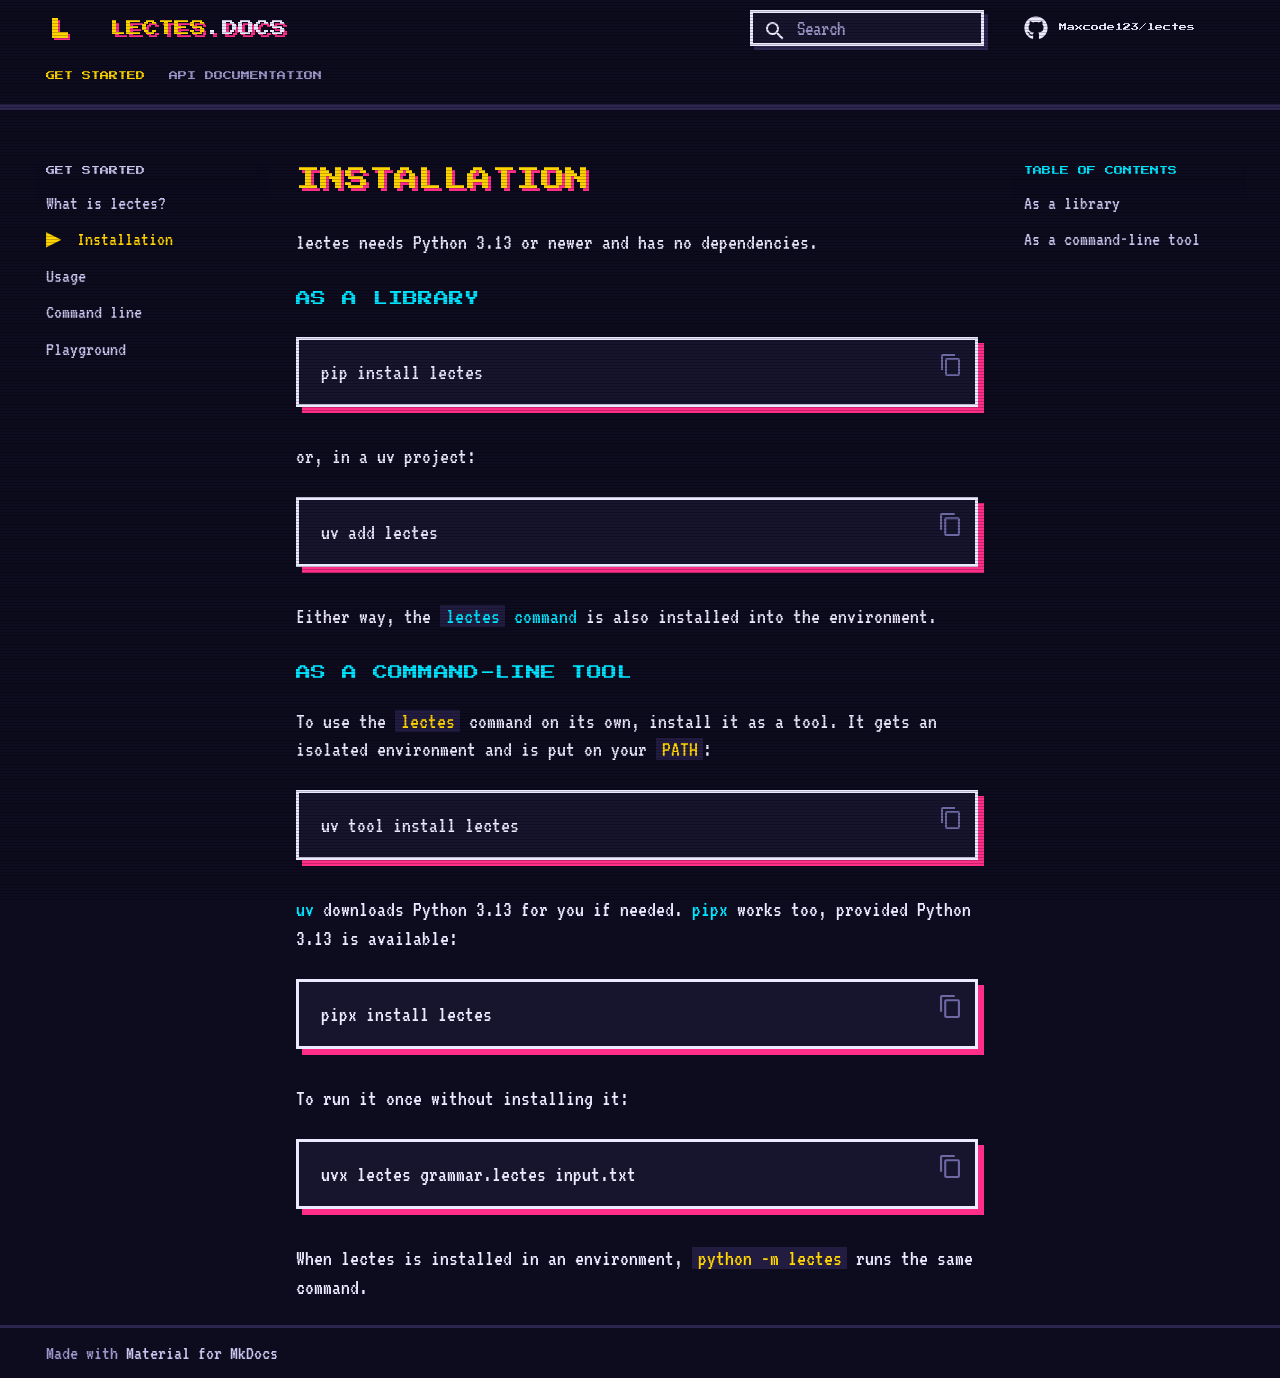
<file: installation/index.html>
<!doctype html>
<html lang="en" class="no-js">
  <head>
    
      <meta charset="utf-8">
      <meta name="viewport" content="width=device-width,initial-scale=1">
      
      
      
        <link rel="canonical" href="https://maximosnikiforakis.gr/lectes/installation/">
      
      
        <link rel="prev" href="..">
      
      
        <link rel="next" href="../usage/">
      
      
      <link rel="icon" href="../assets/favicon.svg">
      <meta name="generator" content="mkdocs-1.6.1, mkdocs-material-9.6.20">
    
    
      
        <title>Installation - lectes</title>
      
    
    
      <link rel="stylesheet" href="../assets/stylesheets/main.e53b48f4.min.css">
      
        
        <link rel="stylesheet" href="../assets/stylesheets/palette.06af60db.min.css">
      
      


    
    
      
    
    
      
    
    
      <link rel="stylesheet" href="../assets/_mkdocstrings.css">
    
      <link rel="stylesheet" href="../stylesheets/arcade.css">
    
    <script>__md_scope=new URL("..",location),__md_hash=e=>[...e].reduce(((e,_)=>(e<<5)-e+_.charCodeAt(0)),0),__md_get=(e,_=localStorage,t=__md_scope)=>JSON.parse(_.getItem(t.pathname+"."+e)),__md_set=(e,_,t=localStorage,a=__md_scope)=>{try{t.setItem(a.pathname+"."+e,JSON.stringify(_))}catch(e){}}</script>
    
      

    
    
    
  </head>
  
  
    
    
    
    
    
    <body dir="ltr" data-md-color-scheme="slate" data-md-color-primary="custom" data-md-color-accent="custom">
  
    
    <input class="md-toggle" data-md-toggle="drawer" type="checkbox" id="__drawer" autocomplete="off">
    <input class="md-toggle" data-md-toggle="search" type="checkbox" id="__search" autocomplete="off">
    <label class="md-overlay" for="__drawer"></label>
    <div data-md-component="skip">
      
        
        <a href="#installation" class="md-skip">
          Skip to content
        </a>
      
    </div>
    <div data-md-component="announce">
      
    </div>
    
    
      

  

<header class="md-header md-header--shadow md-header--lifted" data-md-component="header">
  <nav class="md-header__inner md-grid" aria-label="Header">
    <a href=".." title="lectes" class="md-header__button md-logo" aria-label="lectes" data-md-component="logo">
      
  <img src="../assets/favicon.svg" alt="logo">

    </a>
    <label class="md-header__button md-icon" for="__drawer">
      
      <svg xmlns="http://www.w3.org/2000/svg" viewBox="0 0 24 24"><path d="M3 6h18v2H3zm0 5h18v2H3zm0 5h18v2H3z"/></svg>
    </label>
    <div class="md-header__title" data-md-component="header-title">
      <div class="md-header__ellipsis">
        <div class="md-header__topic">
          <span class="md-ellipsis">
            lectes
          </span>
        </div>
        <div class="md-header__topic" data-md-component="header-topic">
          <span class="md-ellipsis">
            
              Installation
            
          </span>
        </div>
      </div>
    </div>
    
      
    
    
    
    
      
      
        <label class="md-header__button md-icon" for="__search">
          
          <svg xmlns="http://www.w3.org/2000/svg" viewBox="0 0 24 24"><path d="M9.5 3A6.5 6.5 0 0 1 16 9.5c0 1.61-.59 3.09-1.56 4.23l.27.27h.79l5 5-1.5 1.5-5-5v-.79l-.27-.27A6.52 6.52 0 0 1 9.5 16 6.5 6.5 0 0 1 3 9.5 6.5 6.5 0 0 1 9.5 3m0 2C7 5 5 7 5 9.5S7 14 9.5 14 14 12 14 9.5 12 5 9.5 5"/></svg>
        </label>
        <div class="md-search" data-md-component="search" role="dialog">
  <label class="md-search__overlay" for="__search"></label>
  <div class="md-search__inner" role="search">
    <form class="md-search__form" name="search">
      <input type="text" class="md-search__input" name="query" aria-label="Search" placeholder="Search" autocapitalize="off" autocorrect="off" autocomplete="off" spellcheck="false" data-md-component="search-query" required>
      <label class="md-search__icon md-icon" for="__search">
        
        <svg xmlns="http://www.w3.org/2000/svg" viewBox="0 0 24 24"><path d="M9.5 3A6.5 6.5 0 0 1 16 9.5c0 1.61-.59 3.09-1.56 4.23l.27.27h.79l5 5-1.5 1.5-5-5v-.79l-.27-.27A6.52 6.52 0 0 1 9.5 16 6.5 6.5 0 0 1 3 9.5 6.5 6.5 0 0 1 9.5 3m0 2C7 5 5 7 5 9.5S7 14 9.5 14 14 12 14 9.5 12 5 9.5 5"/></svg>
        
        <svg xmlns="http://www.w3.org/2000/svg" viewBox="0 0 24 24"><path d="M20 11v2H8l5.5 5.5-1.42 1.42L4.16 12l7.92-7.92L13.5 5.5 8 11z"/></svg>
      </label>
      <nav class="md-search__options" aria-label="Search">
        
        <button type="reset" class="md-search__icon md-icon" title="Clear" aria-label="Clear" tabindex="-1">
          
          <svg xmlns="http://www.w3.org/2000/svg" viewBox="0 0 24 24"><path d="M19 6.41 17.59 5 12 10.59 6.41 5 5 6.41 10.59 12 5 17.59 6.41 19 12 13.41 17.59 19 19 17.59 13.41 12z"/></svg>
        </button>
      </nav>
      
    </form>
    <div class="md-search__output">
      <div class="md-search__scrollwrap" tabindex="0" data-md-scrollfix>
        <div class="md-search-result" data-md-component="search-result">
          <div class="md-search-result__meta">
            Initializing search
          </div>
          <ol class="md-search-result__list" role="presentation"></ol>
        </div>
      </div>
    </div>
  </div>
</div>
      
    
    
      <div class="md-header__source">
        <a href="https://github.com/Maxcode123/lectes" title="Go to repository" class="md-source" data-md-component="source">
  <div class="md-source__icon md-icon">
    
    <svg xmlns="http://www.w3.org/2000/svg" viewBox="0 0 512 512"><!--! Font Awesome Free 7.0.0 by @fontawesome - https://fontawesome.com License - https://fontawesome.com/license/free (Icons: CC BY 4.0, Fonts: SIL OFL 1.1, Code: MIT License) Copyright 2025 Fonticons, Inc.--><path d="M173.9 397.4c0 2-2.3 3.6-5.2 3.6-3.3.3-5.6-1.3-5.6-3.6 0-2 2.3-3.6 5.2-3.6 3-.3 5.6 1.3 5.6 3.6m-31.1-4.5c-.7 2 1.3 4.3 4.3 4.9 2.6 1 5.6 0 6.2-2s-1.3-4.3-4.3-5.2c-2.6-.7-5.5.3-6.2 2.3m44.2-1.7c-2.9.7-4.9 2.6-4.6 4.9.3 2 2.9 3.3 5.9 2.6 2.9-.7 4.9-2.6 4.6-4.6-.3-1.9-3-3.2-5.9-2.9M252.8 8C114.1 8 8 113.3 8 252c0 110.9 69.8 205.8 169.5 239.2 12.8 2.3 17.3-5.6 17.3-12.1 0-6.2-.3-40.4-.3-61.4 0 0-70 15-84.7-29.8 0 0-11.4-29.1-27.8-36.6 0 0-22.9-15.7 1.6-15.4 0 0 24.9 2 38.6 25.8 21.9 38.6 58.6 27.5 72.9 20.9 2.3-16 8.8-27.1 16-33.7-55.9-6.2-112.3-14.3-112.3-110.5 0-27.5 7.6-41.3 23.6-58.9-2.6-6.5-11.1-33.3 2.6-67.9 20.9-6.5 69 27 69 27 20-5.6 41.5-8.5 62.8-8.5s42.8 2.9 62.8 8.5c0 0 48.1-33.6 69-27 13.7 34.7 5.2 61.4 2.6 67.9 16 17.7 25.8 31.5 25.8 58.9 0 96.5-58.9 104.2-114.8 110.5 9.2 7.9 17 22.9 17 46.4 0 33.7-.3 75.4-.3 83.6 0 6.5 4.6 14.4 17.3 12.1C436.2 457.8 504 362.9 504 252 504 113.3 391.5 8 252.8 8M105.2 352.9c-1.3 1-1 3.3.7 5.2 1.6 1.6 3.9 2.3 5.2 1 1.3-1 1-3.3-.7-5.2-1.6-1.6-3.9-2.3-5.2-1m-10.8-8.1c-.7 1.3.3 2.9 2.3 3.9 1.6 1 3.6.7 4.3-.7.7-1.3-.3-2.9-2.3-3.9-2-.6-3.6-.3-4.3.7m32.4 35.6c-1.6 1.3-1 4.3 1.3 6.2 2.3 2.3 5.2 2.6 6.5 1 1.3-1.3.7-4.3-1.3-6.2-2.2-2.3-5.2-2.6-6.5-1m-11.4-14.7c-1.6 1-1.6 3.6 0 5.9s4.3 3.3 5.6 2.3c1.6-1.3 1.6-3.9 0-6.2-1.4-2.3-4-3.3-5.6-2"/></svg>
  </div>
  <div class="md-source__repository">
    Maxcode123/lectes
  </div>
</a>
      </div>
    
  </nav>
  
    
      
<nav class="md-tabs" aria-label="Tabs" data-md-component="tabs">
  <div class="md-grid">
    <ul class="md-tabs__list">
      
        
  
  
  
    
  
  
    
    
      <li class="md-tabs__item md-tabs__item--active">
        <a href=".." class="md-tabs__link">
          
  
  
  Get started

        </a>
      </li>
    
  

      
        
  
  
  
  
    
    
      <li class="md-tabs__item">
        <a href="../config/" class="md-tabs__link">
          
  
  
  API Documentation

        </a>
      </li>
    
  

      
    </ul>
  </div>
</nav>
    
  
</header>
    
    <div class="md-container" data-md-component="container">
      
      
        
      
      <main class="md-main" data-md-component="main">
        <div class="md-main__inner md-grid">
          
            
              
              <div class="md-sidebar md-sidebar--primary" data-md-component="sidebar" data-md-type="navigation" >
                <div class="md-sidebar__scrollwrap">
                  <div class="md-sidebar__inner">
                    


  


<nav class="md-nav md-nav--primary md-nav--lifted" aria-label="Navigation" data-md-level="0">
  <label class="md-nav__title" for="__drawer">
    <a href=".." title="lectes" class="md-nav__button md-logo" aria-label="lectes" data-md-component="logo">
      
  <img src="../assets/favicon.svg" alt="logo">

    </a>
    lectes
  </label>
  
    <div class="md-nav__source">
      <a href="https://github.com/Maxcode123/lectes" title="Go to repository" class="md-source" data-md-component="source">
  <div class="md-source__icon md-icon">
    
    <svg xmlns="http://www.w3.org/2000/svg" viewBox="0 0 512 512"><!--! Font Awesome Free 7.0.0 by @fontawesome - https://fontawesome.com License - https://fontawesome.com/license/free (Icons: CC BY 4.0, Fonts: SIL OFL 1.1, Code: MIT License) Copyright 2025 Fonticons, Inc.--><path d="M173.9 397.4c0 2-2.3 3.6-5.2 3.6-3.3.3-5.6-1.3-5.6-3.6 0-2 2.3-3.6 5.2-3.6 3-.3 5.6 1.3 5.6 3.6m-31.1-4.5c-.7 2 1.3 4.3 4.3 4.9 2.6 1 5.6 0 6.2-2s-1.3-4.3-4.3-5.2c-2.6-.7-5.5.3-6.2 2.3m44.2-1.7c-2.9.7-4.9 2.6-4.6 4.9.3 2 2.9 3.3 5.9 2.6 2.9-.7 4.9-2.6 4.6-4.6-.3-1.9-3-3.2-5.9-2.9M252.8 8C114.1 8 8 113.3 8 252c0 110.9 69.8 205.8 169.5 239.2 12.8 2.3 17.3-5.6 17.3-12.1 0-6.2-.3-40.4-.3-61.4 0 0-70 15-84.7-29.8 0 0-11.4-29.1-27.8-36.6 0 0-22.9-15.7 1.6-15.4 0 0 24.9 2 38.6 25.8 21.9 38.6 58.6 27.5 72.9 20.9 2.3-16 8.8-27.1 16-33.7-55.9-6.2-112.3-14.3-112.3-110.5 0-27.5 7.6-41.3 23.6-58.9-2.6-6.5-11.1-33.3 2.6-67.9 20.9-6.5 69 27 69 27 20-5.6 41.5-8.5 62.8-8.5s42.8 2.9 62.8 8.5c0 0 48.1-33.6 69-27 13.7 34.7 5.2 61.4 2.6 67.9 16 17.7 25.8 31.5 25.8 58.9 0 96.5-58.9 104.2-114.8 110.5 9.2 7.9 17 22.9 17 46.4 0 33.7-.3 75.4-.3 83.6 0 6.5 4.6 14.4 17.3 12.1C436.2 457.8 504 362.9 504 252 504 113.3 391.5 8 252.8 8M105.2 352.9c-1.3 1-1 3.3.7 5.2 1.6 1.6 3.9 2.3 5.2 1 1.3-1 1-3.3-.7-5.2-1.6-1.6-3.9-2.3-5.2-1m-10.8-8.1c-.7 1.3.3 2.9 2.3 3.9 1.6 1 3.6.7 4.3-.7.7-1.3-.3-2.9-2.3-3.9-2-.6-3.6-.3-4.3.7m32.4 35.6c-1.6 1.3-1 4.3 1.3 6.2 2.3 2.3 5.2 2.6 6.5 1 1.3-1.3.7-4.3-1.3-6.2-2.2-2.3-5.2-2.6-6.5-1m-11.4-14.7c-1.6 1-1.6 3.6 0 5.9s4.3 3.3 5.6 2.3c1.6-1.3 1.6-3.9 0-6.2-1.4-2.3-4-3.3-5.6-2"/></svg>
  </div>
  <div class="md-source__repository">
    Maxcode123/lectes
  </div>
</a>
    </div>
  
  <ul class="md-nav__list" data-md-scrollfix>
    
      
      
  
  
    
  
  
  
    
    
    
    
      
        
        
      
      
        
      
    
    
    <li class="md-nav__item md-nav__item--active md-nav__item--section md-nav__item--nested">
      
        
        
        <input class="md-nav__toggle md-toggle " type="checkbox" id="__nav_1" checked>
        
          
          <label class="md-nav__link" for="__nav_1" id="__nav_1_label" tabindex="">
            
  
  
  <span class="md-ellipsis">
    Get started
    
  </span>
  

            <span class="md-nav__icon md-icon"></span>
          </label>
        
        <nav class="md-nav" data-md-level="1" aria-labelledby="__nav_1_label" aria-expanded="true">
          <label class="md-nav__title" for="__nav_1">
            <span class="md-nav__icon md-icon"></span>
            Get started
          </label>
          <ul class="md-nav__list" data-md-scrollfix>
            
              
                
  
  
  
  
    <li class="md-nav__item">
      <a href=".." class="md-nav__link">
        
  
  
  <span class="md-ellipsis">
    What is lectes?
    
  </span>
  

      </a>
    </li>
  

              
            
              
                
  
  
    
  
  
  
    <li class="md-nav__item md-nav__item--active">
      
      <input class="md-nav__toggle md-toggle" type="checkbox" id="__toc">
      
      
        
      
      
        <label class="md-nav__link md-nav__link--active" for="__toc">
          
  
  
  <span class="md-ellipsis">
    Installation
    
  </span>
  

          <span class="md-nav__icon md-icon"></span>
        </label>
      
      <a href="./" class="md-nav__link md-nav__link--active">
        
  
  
  <span class="md-ellipsis">
    Installation
    
  </span>
  

      </a>
      
        

<nav class="md-nav md-nav--secondary" aria-label="Table of contents">
  
  
  
    
  
  
    <label class="md-nav__title" for="__toc">
      <span class="md-nav__icon md-icon"></span>
      Table of contents
    </label>
    <ul class="md-nav__list" data-md-component="toc" data-md-scrollfix>
      
        <li class="md-nav__item">
  <a href="#as-a-library" class="md-nav__link">
    <span class="md-ellipsis">
      As a library
    </span>
  </a>
  
</li>
      
        <li class="md-nav__item">
  <a href="#as-a-command-line-tool" class="md-nav__link">
    <span class="md-ellipsis">
      As a command-line tool
    </span>
  </a>
  
</li>
      
    </ul>
  
</nav>
      
    </li>
  

              
            
              
                
  
  
  
  
    <li class="md-nav__item">
      <a href="../usage/" class="md-nav__link">
        
  
  
  <span class="md-ellipsis">
    Usage
    
  </span>
  

      </a>
    </li>
  

              
            
              
                
  
  
  
  
    <li class="md-nav__item">
      <a href="../cli/" class="md-nav__link">
        
  
  
  <span class="md-ellipsis">
    Command line
    
  </span>
  

      </a>
    </li>
  

              
            
              
                
  
  
  
  
    <li class="md-nav__item">
      <a href="https://lectes.dev" class="md-nav__link">
        
  
  
  <span class="md-ellipsis">
    Playground
    
  </span>
  

      </a>
    </li>
  

              
            
          </ul>
        </nav>
      
    </li>
  

    
      
      
  
  
  
  
    
    
    
    
      
      
        
      
    
    
    <li class="md-nav__item md-nav__item--nested">
      
        
        
        <input class="md-nav__toggle md-toggle " type="checkbox" id="__nav_2" >
        
          
          <label class="md-nav__link" for="__nav_2" id="__nav_2_label" tabindex="0">
            
  
  
  <span class="md-ellipsis">
    API Documentation
    
  </span>
  

            <span class="md-nav__icon md-icon"></span>
          </label>
        
        <nav class="md-nav" data-md-level="1" aria-labelledby="__nav_2_label" aria-expanded="false">
          <label class="md-nav__title" for="__nav_2">
            <span class="md-nav__icon md-icon"></span>
            API Documentation
          </label>
          <ul class="md-nav__list" data-md-scrollfix>
            
              
                
  
  
  
  
    <li class="md-nav__item">
      <a href="../config/" class="md-nav__link">
        
  
  
  <span class="md-ellipsis">
    config
    
  </span>
  

      </a>
    </li>
  

              
            
              
                
  
  
  
  
    <li class="md-nav__item">
      <a href="../scanner/" class="md-nav__link">
        
  
  
  <span class="md-ellipsis">
    scanner
    
  </span>
  

      </a>
    </li>
  

              
            
          </ul>
        </nav>
      
    </li>
  

    
  </ul>
</nav>
                  </div>
                </div>
              </div>
            
            
              
              <div class="md-sidebar md-sidebar--secondary" data-md-component="sidebar" data-md-type="toc" >
                <div class="md-sidebar__scrollwrap">
                  <div class="md-sidebar__inner">
                    

<nav class="md-nav md-nav--secondary" aria-label="Table of contents">
  
  
  
    
  
  
    <label class="md-nav__title" for="__toc">
      <span class="md-nav__icon md-icon"></span>
      Table of contents
    </label>
    <ul class="md-nav__list" data-md-component="toc" data-md-scrollfix>
      
        <li class="md-nav__item">
  <a href="#as-a-library" class="md-nav__link">
    <span class="md-ellipsis">
      As a library
    </span>
  </a>
  
</li>
      
        <li class="md-nav__item">
  <a href="#as-a-command-line-tool" class="md-nav__link">
    <span class="md-ellipsis">
      As a command-line tool
    </span>
  </a>
  
</li>
      
    </ul>
  
</nav>
                  </div>
                </div>
              </div>
            
          
          
            <div class="md-content" data-md-component="content">
              <article class="md-content__inner md-typeset">
                
                  


  
  


<h1 id="installation">Installation</h1>
<p>lectes needs Python 3.13 or newer and has no dependencies.</p>
<h2 id="as-a-library">As a library</h2>
<div class="language-sh highlight"><pre><span></span><code><span id="__span-0-1"><a id="__codelineno-0-1" name="__codelineno-0-1" href="#__codelineno-0-1"></a>pip<span class="w"> </span>install<span class="w"> </span>lectes
</span></code></pre></div>
<p>or, in a uv project:</p>
<div class="language-sh highlight"><pre><span></span><code><span id="__span-1-1"><a id="__codelineno-1-1" name="__codelineno-1-1" href="#__codelineno-1-1"></a>uv<span class="w"> </span>add<span class="w"> </span>lectes
</span></code></pre></div>
<p>Either way, the <a href="../cli/"><code>lectes</code> command</a> is also installed into the
environment.</p>
<h2 id="as-a-command-line-tool">As a command-line tool</h2>
<p>To use the <code>lectes</code> command on its own, install it as a tool. It gets an
isolated environment and is put on your <code>PATH</code>:</p>
<div class="language-sh highlight"><pre><span></span><code><span id="__span-2-1"><a id="__codelineno-2-1" name="__codelineno-2-1" href="#__codelineno-2-1"></a>uv<span class="w"> </span>tool<span class="w"> </span>install<span class="w"> </span>lectes
</span></code></pre></div>
<p><a href="https://docs.astral.sh/uv/">uv</a> downloads Python 3.13 for you if needed.
<a href="https://pipx.pypa.io/">pipx</a> works too, provided Python 3.13 is available:</p>
<div class="language-sh highlight"><pre><span></span><code><span id="__span-3-1"><a id="__codelineno-3-1" name="__codelineno-3-1" href="#__codelineno-3-1"></a>pipx<span class="w"> </span>install<span class="w"> </span>lectes
</span></code></pre></div>
<p>To run it once without installing it:</p>
<div class="language-sh highlight"><pre><span></span><code><span id="__span-4-1"><a id="__codelineno-4-1" name="__codelineno-4-1" href="#__codelineno-4-1"></a>uvx<span class="w"> </span>lectes<span class="w"> </span>grammar.lectes<span class="w"> </span>input.txt
</span></code></pre></div>
<p>When lectes is installed in an environment, <code>python -m lectes</code> runs the same
command.</p>












                
              </article>
            </div>
          
          
<script>var target=document.getElementById(location.hash.slice(1));target&&target.name&&(target.checked=target.name.startsWith("__tabbed_"))</script>
        </div>
        
      </main>
      
        <footer class="md-footer">
  
  <div class="md-footer-meta md-typeset">
    <div class="md-footer-meta__inner md-grid">
      <div class="md-copyright">
  
  
    Made with
    <a href="https://squidfunk.github.io/mkdocs-material/" target="_blank" rel="noopener">
      Material for MkDocs
    </a>
  
</div>
      
    </div>
  </div>
</footer>
      
    </div>
    <div class="md-dialog" data-md-component="dialog">
      <div class="md-dialog__inner md-typeset"></div>
    </div>
    
    
    
      
      <script id="__config" type="application/json">{"base": "..", "features": ["navigation.tabs", "navigation.tabs.sticky", "navigation.sections", "navigation.path", "content.code.copy"], "search": "../assets/javascripts/workers/search.973d3a69.min.js", "tags": null, "translations": {"clipboard.copied": "Copied to clipboard", "clipboard.copy": "Copy to clipboard", "search.result.more.one": "1 more on this page", "search.result.more.other": "# more on this page", "search.result.none": "No matching documents", "search.result.one": "1 matching document", "search.result.other": "# matching documents", "search.result.placeholder": "Type to start searching", "search.result.term.missing": "Missing", "select.version": "Select version"}, "version": null}</script>
    
    
      <script src="../assets/javascripts/bundle.f55a23d4.min.js"></script>
      
    
  </body>
</html>
</file>
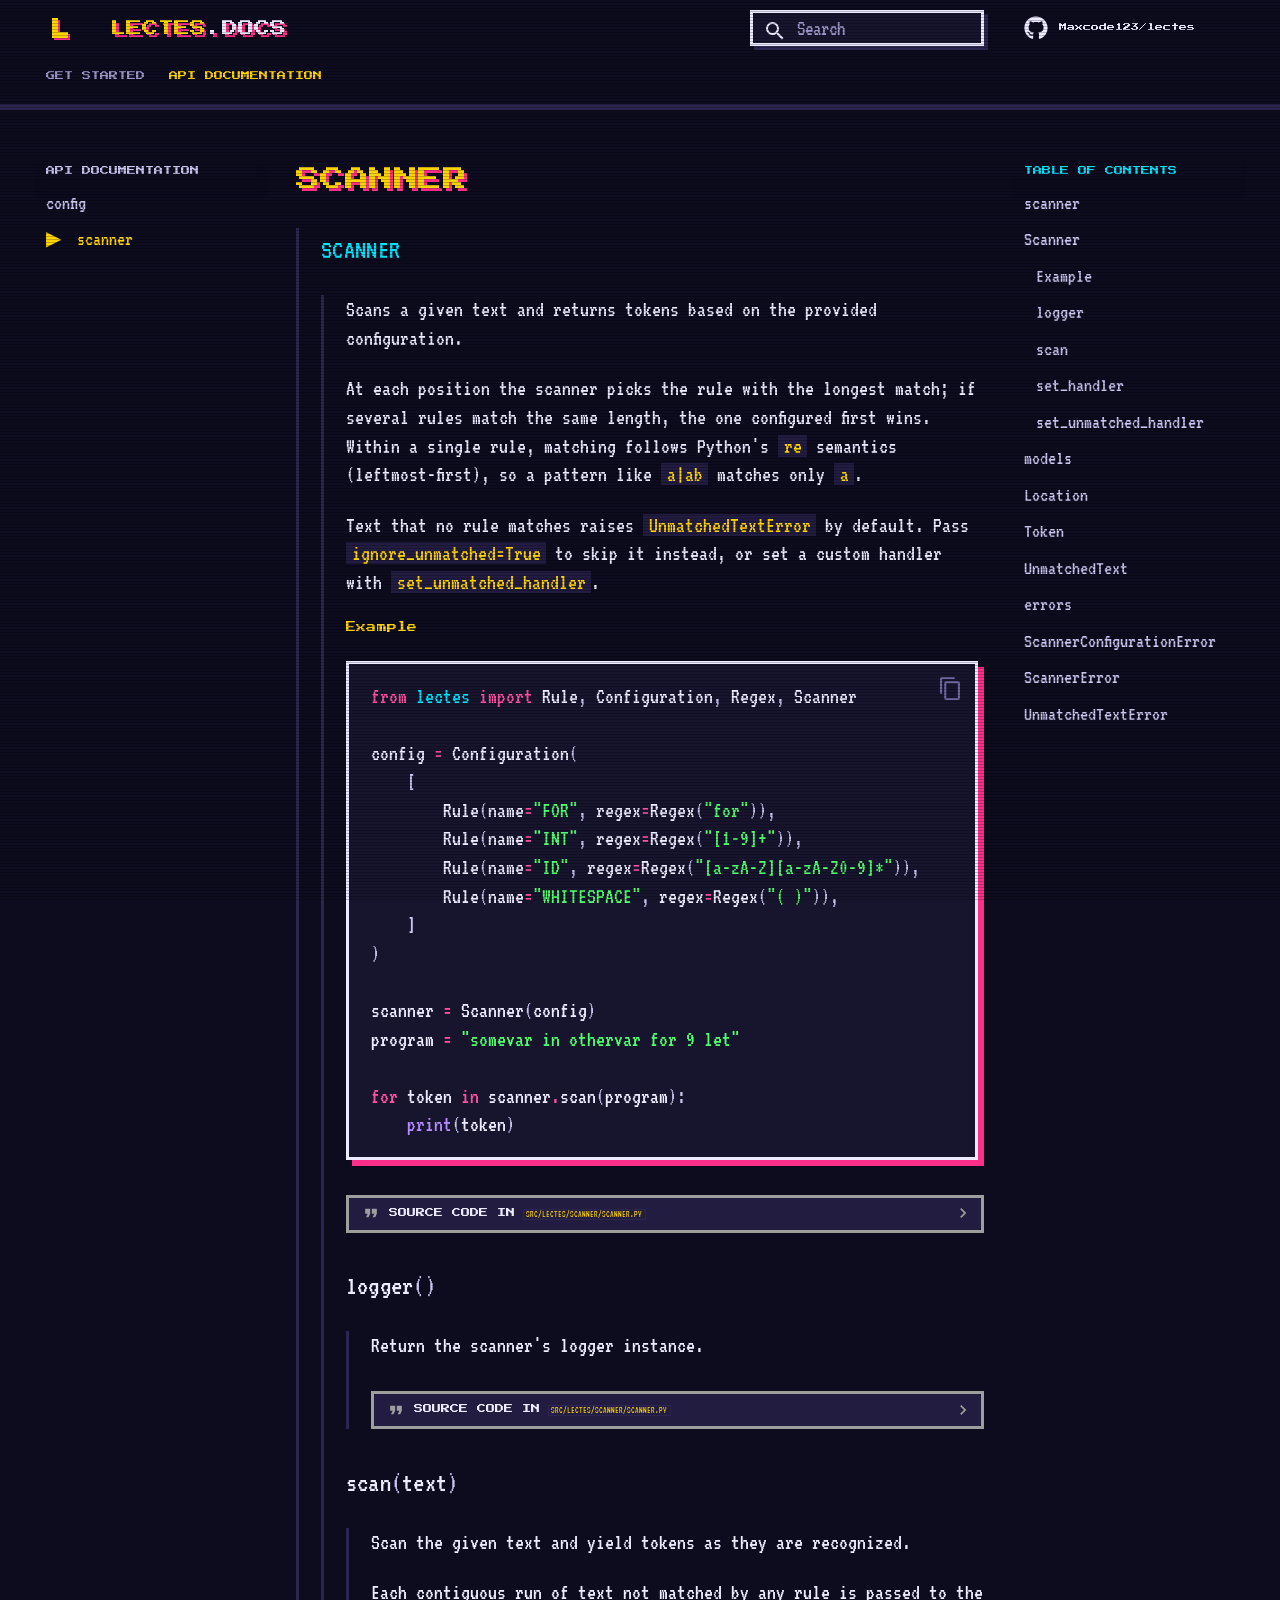
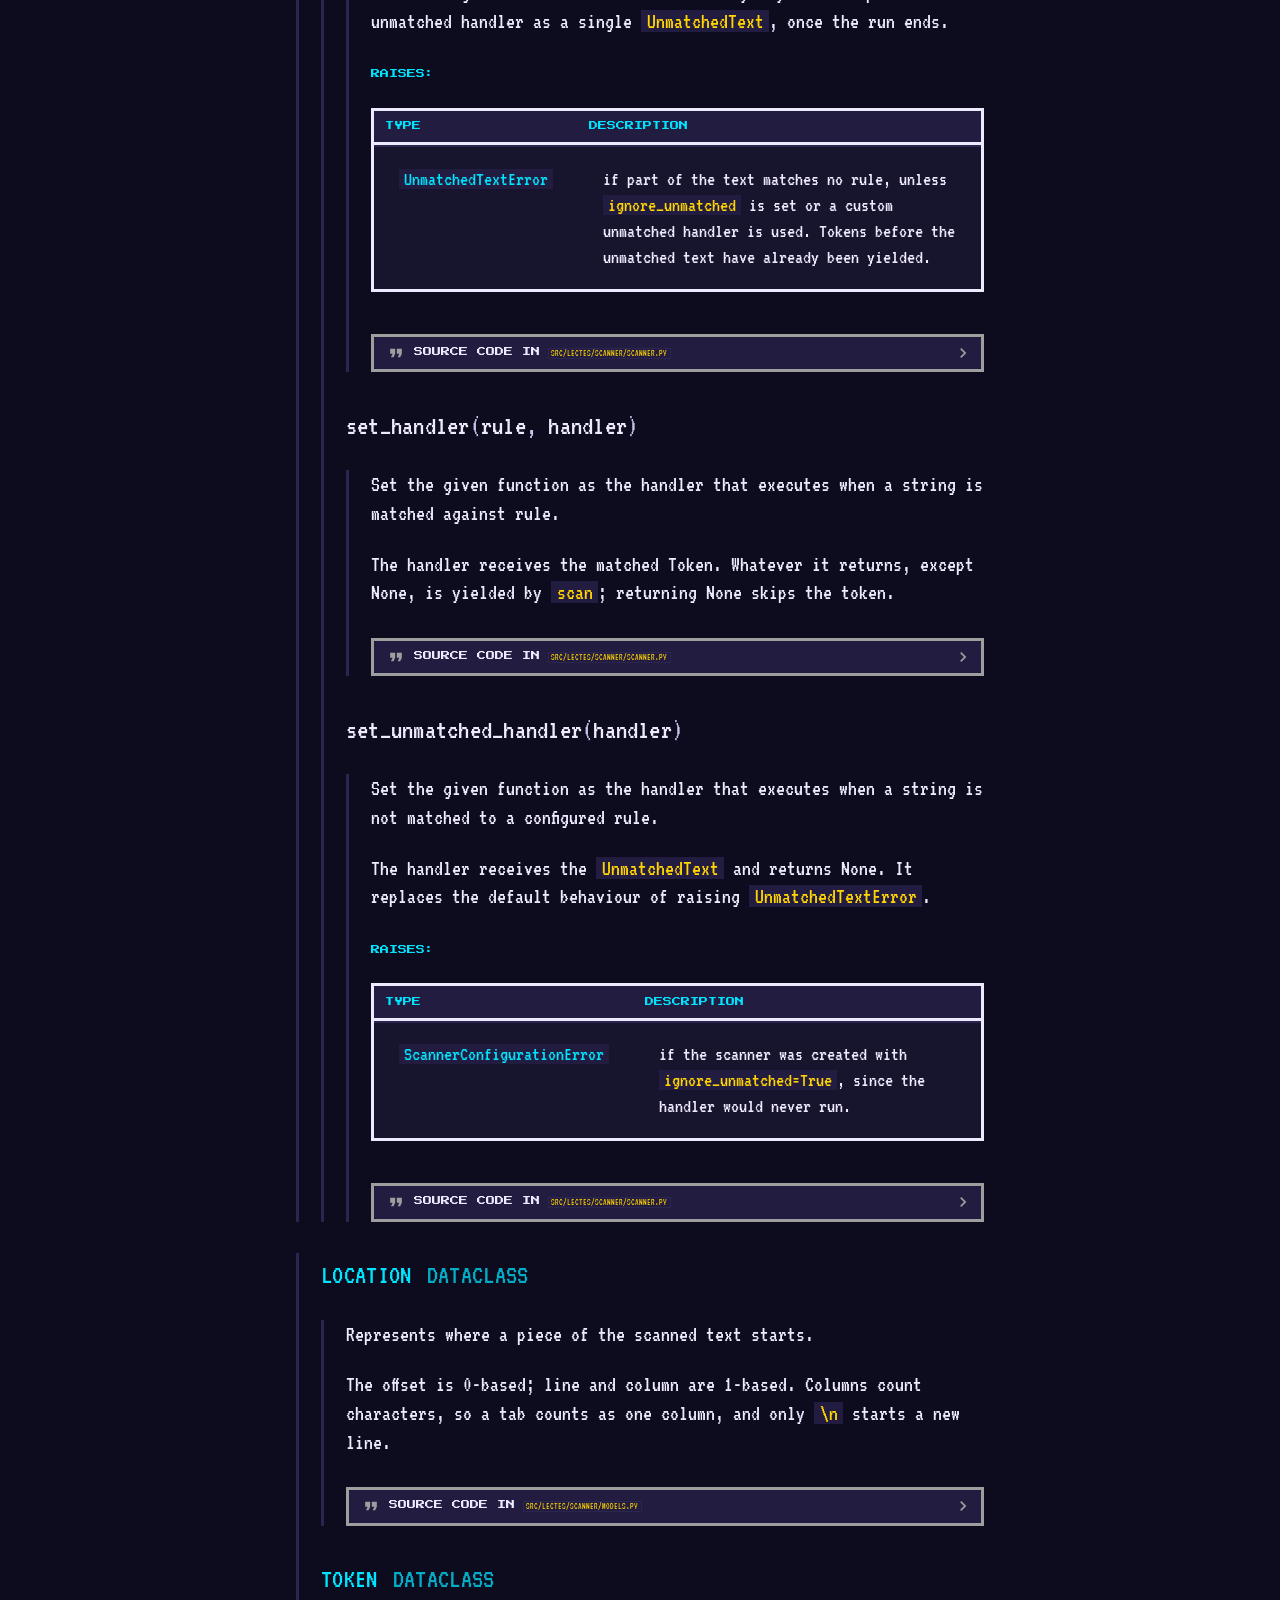
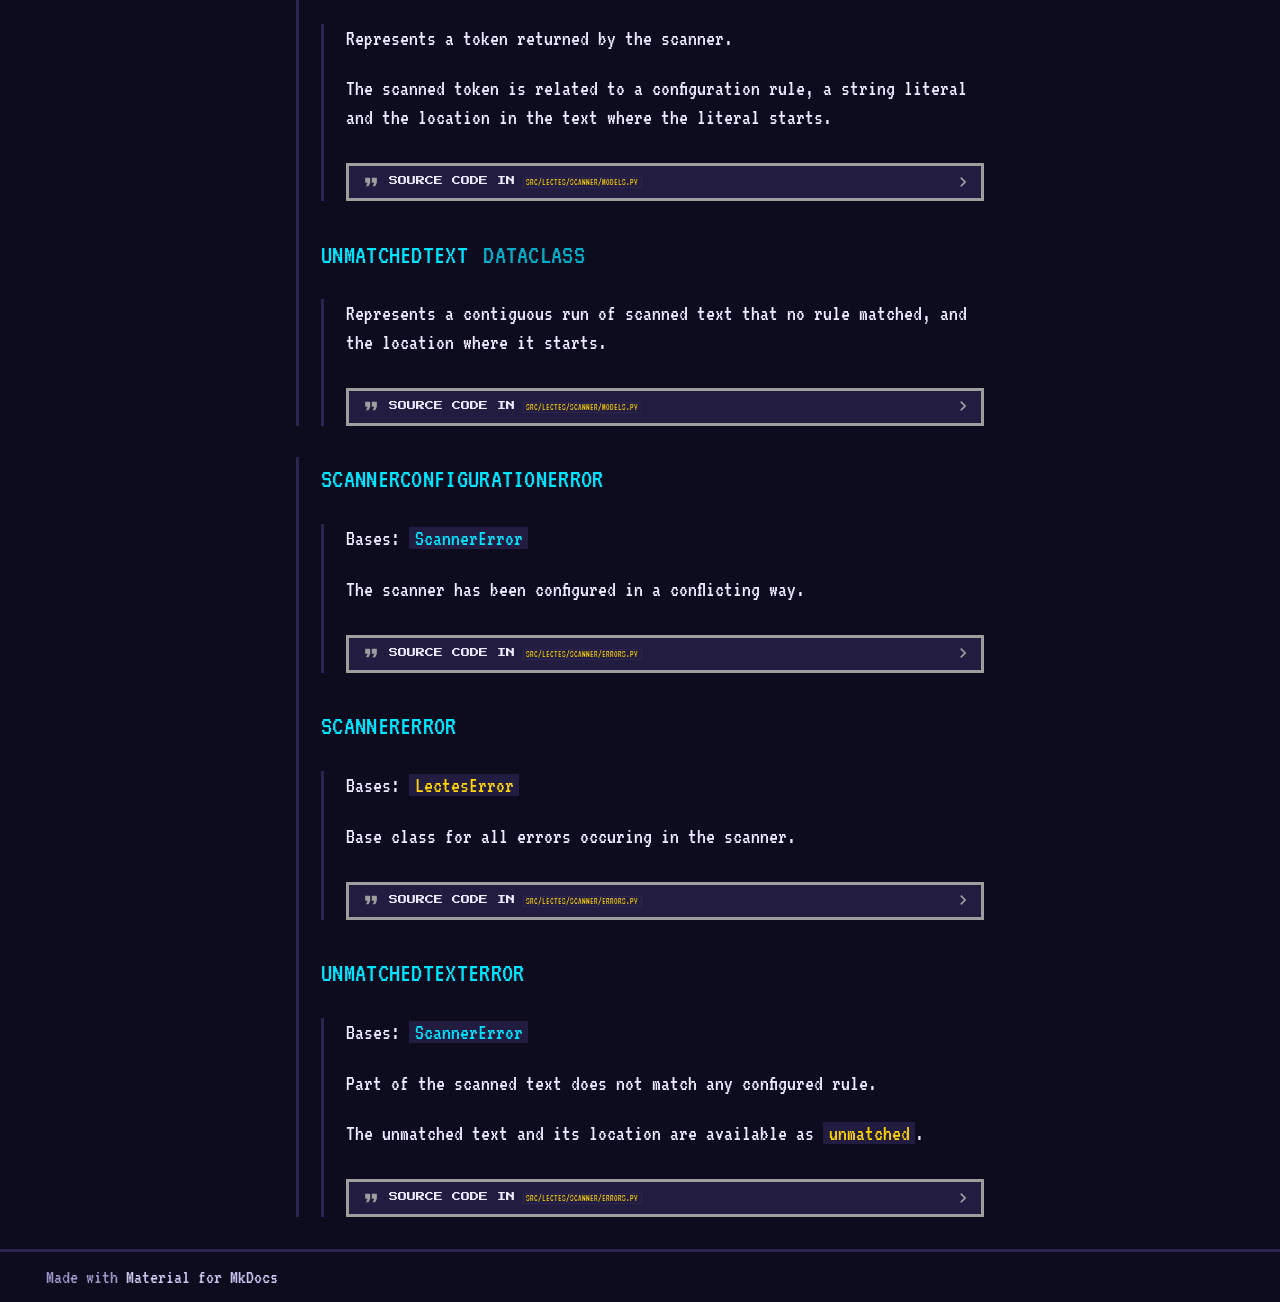
<file: scanner/index.html>
<!doctype html>
<html lang="en" class="no-js">
  <head>
    
      <meta charset="utf-8">
      <meta name="viewport" content="width=device-width,initial-scale=1">
      
      
      
        <link rel="canonical" href="https://maximosnikiforakis.gr/lectes/scanner/">
      
      
        <link rel="prev" href="../config/">
      
      
      
      <link rel="icon" href="../assets/favicon.svg">
      <meta name="generator" content="mkdocs-1.6.1, mkdocs-material-9.6.20">
    
    
      
        <title>scanner - lectes</title>
      
    
    
      <link rel="stylesheet" href="../assets/stylesheets/main.e53b48f4.min.css">
      
        
        <link rel="stylesheet" href="../assets/stylesheets/palette.06af60db.min.css">
      
      


    
    
      
    
    
      
    
    
      <link rel="stylesheet" href="../assets/_mkdocstrings.css">
    
      <link rel="stylesheet" href="../stylesheets/arcade.css">
    
    <script>__md_scope=new URL("..",location),__md_hash=e=>[...e].reduce(((e,_)=>(e<<5)-e+_.charCodeAt(0)),0),__md_get=(e,_=localStorage,t=__md_scope)=>JSON.parse(_.getItem(t.pathname+"."+e)),__md_set=(e,_,t=localStorage,a=__md_scope)=>{try{t.setItem(a.pathname+"."+e,JSON.stringify(_))}catch(e){}}</script>
    
      

    
    
    
  </head>
  
  
    
    
    
    
    
    <body dir="ltr" data-md-color-scheme="slate" data-md-color-primary="custom" data-md-color-accent="custom">
  
    
    <input class="md-toggle" data-md-toggle="drawer" type="checkbox" id="__drawer" autocomplete="off">
    <input class="md-toggle" data-md-toggle="search" type="checkbox" id="__search" autocomplete="off">
    <label class="md-overlay" for="__drawer"></label>
    <div data-md-component="skip">
      
        
        <a href="#lectes.scanner.scanner" class="md-skip">
          Skip to content
        </a>
      
    </div>
    <div data-md-component="announce">
      
    </div>
    
    
      

  

<header class="md-header md-header--shadow md-header--lifted" data-md-component="header">
  <nav class="md-header__inner md-grid" aria-label="Header">
    <a href=".." title="lectes" class="md-header__button md-logo" aria-label="lectes" data-md-component="logo">
      
  <img src="../assets/favicon.svg" alt="logo">

    </a>
    <label class="md-header__button md-icon" for="__drawer">
      
      <svg xmlns="http://www.w3.org/2000/svg" viewBox="0 0 24 24"><path d="M3 6h18v2H3zm0 5h18v2H3zm0 5h18v2H3z"/></svg>
    </label>
    <div class="md-header__title" data-md-component="header-title">
      <div class="md-header__ellipsis">
        <div class="md-header__topic">
          <span class="md-ellipsis">
            lectes
          </span>
        </div>
        <div class="md-header__topic" data-md-component="header-topic">
          <span class="md-ellipsis">
            
              scanner
            
          </span>
        </div>
      </div>
    </div>
    
      
    
    
    
    
      
      
        <label class="md-header__button md-icon" for="__search">
          
          <svg xmlns="http://www.w3.org/2000/svg" viewBox="0 0 24 24"><path d="M9.5 3A6.5 6.5 0 0 1 16 9.5c0 1.61-.59 3.09-1.56 4.23l.27.27h.79l5 5-1.5 1.5-5-5v-.79l-.27-.27A6.52 6.52 0 0 1 9.5 16 6.5 6.5 0 0 1 3 9.5 6.5 6.5 0 0 1 9.5 3m0 2C7 5 5 7 5 9.5S7 14 9.5 14 14 12 14 9.5 12 5 9.5 5"/></svg>
        </label>
        <div class="md-search" data-md-component="search" role="dialog">
  <label class="md-search__overlay" for="__search"></label>
  <div class="md-search__inner" role="search">
    <form class="md-search__form" name="search">
      <input type="text" class="md-search__input" name="query" aria-label="Search" placeholder="Search" autocapitalize="off" autocorrect="off" autocomplete="off" spellcheck="false" data-md-component="search-query" required>
      <label class="md-search__icon md-icon" for="__search">
        
        <svg xmlns="http://www.w3.org/2000/svg" viewBox="0 0 24 24"><path d="M9.5 3A6.5 6.5 0 0 1 16 9.5c0 1.61-.59 3.09-1.56 4.23l.27.27h.79l5 5-1.5 1.5-5-5v-.79l-.27-.27A6.52 6.52 0 0 1 9.5 16 6.5 6.5 0 0 1 3 9.5 6.5 6.5 0 0 1 9.5 3m0 2C7 5 5 7 5 9.5S7 14 9.5 14 14 12 14 9.5 12 5 9.5 5"/></svg>
        
        <svg xmlns="http://www.w3.org/2000/svg" viewBox="0 0 24 24"><path d="M20 11v2H8l5.5 5.5-1.42 1.42L4.16 12l7.92-7.92L13.5 5.5 8 11z"/></svg>
      </label>
      <nav class="md-search__options" aria-label="Search">
        
        <button type="reset" class="md-search__icon md-icon" title="Clear" aria-label="Clear" tabindex="-1">
          
          <svg xmlns="http://www.w3.org/2000/svg" viewBox="0 0 24 24"><path d="M19 6.41 17.59 5 12 10.59 6.41 5 5 6.41 10.59 12 5 17.59 6.41 19 12 13.41 17.59 19 19 17.59 13.41 12z"/></svg>
        </button>
      </nav>
      
    </form>
    <div class="md-search__output">
      <div class="md-search__scrollwrap" tabindex="0" data-md-scrollfix>
        <div class="md-search-result" data-md-component="search-result">
          <div class="md-search-result__meta">
            Initializing search
          </div>
          <ol class="md-search-result__list" role="presentation"></ol>
        </div>
      </div>
    </div>
  </div>
</div>
      
    
    
      <div class="md-header__source">
        <a href="https://github.com/Maxcode123/lectes" title="Go to repository" class="md-source" data-md-component="source">
  <div class="md-source__icon md-icon">
    
    <svg xmlns="http://www.w3.org/2000/svg" viewBox="0 0 512 512"><!--! Font Awesome Free 7.0.0 by @fontawesome - https://fontawesome.com License - https://fontawesome.com/license/free (Icons: CC BY 4.0, Fonts: SIL OFL 1.1, Code: MIT License) Copyright 2025 Fonticons, Inc.--><path d="M173.9 397.4c0 2-2.3 3.6-5.2 3.6-3.3.3-5.6-1.3-5.6-3.6 0-2 2.3-3.6 5.2-3.6 3-.3 5.6 1.3 5.6 3.6m-31.1-4.5c-.7 2 1.3 4.3 4.3 4.9 2.6 1 5.6 0 6.2-2s-1.3-4.3-4.3-5.2c-2.6-.7-5.5.3-6.2 2.3m44.2-1.7c-2.9.7-4.9 2.6-4.6 4.9.3 2 2.9 3.3 5.9 2.6 2.9-.7 4.9-2.6 4.6-4.6-.3-1.9-3-3.2-5.9-2.9M252.8 8C114.1 8 8 113.3 8 252c0 110.9 69.8 205.8 169.5 239.2 12.8 2.3 17.3-5.6 17.3-12.1 0-6.2-.3-40.4-.3-61.4 0 0-70 15-84.7-29.8 0 0-11.4-29.1-27.8-36.6 0 0-22.9-15.7 1.6-15.4 0 0 24.9 2 38.6 25.8 21.9 38.6 58.6 27.5 72.9 20.9 2.3-16 8.8-27.1 16-33.7-55.9-6.2-112.3-14.3-112.3-110.5 0-27.5 7.6-41.3 23.6-58.9-2.6-6.5-11.1-33.3 2.6-67.9 20.9-6.5 69 27 69 27 20-5.6 41.5-8.5 62.8-8.5s42.8 2.9 62.8 8.5c0 0 48.1-33.6 69-27 13.7 34.7 5.2 61.4 2.6 67.9 16 17.7 25.8 31.5 25.8 58.9 0 96.5-58.9 104.2-114.8 110.5 9.2 7.9 17 22.9 17 46.4 0 33.7-.3 75.4-.3 83.6 0 6.5 4.6 14.4 17.3 12.1C436.2 457.8 504 362.9 504 252 504 113.3 391.5 8 252.8 8M105.2 352.9c-1.3 1-1 3.3.7 5.2 1.6 1.6 3.9 2.3 5.2 1 1.3-1 1-3.3-.7-5.2-1.6-1.6-3.9-2.3-5.2-1m-10.8-8.1c-.7 1.3.3 2.9 2.3 3.9 1.6 1 3.6.7 4.3-.7.7-1.3-.3-2.9-2.3-3.9-2-.6-3.6-.3-4.3.7m32.4 35.6c-1.6 1.3-1 4.3 1.3 6.2 2.3 2.3 5.2 2.6 6.5 1 1.3-1.3.7-4.3-1.3-6.2-2.2-2.3-5.2-2.6-6.5-1m-11.4-14.7c-1.6 1-1.6 3.6 0 5.9s4.3 3.3 5.6 2.3c1.6-1.3 1.6-3.9 0-6.2-1.4-2.3-4-3.3-5.6-2"/></svg>
  </div>
  <div class="md-source__repository">
    Maxcode123/lectes
  </div>
</a>
      </div>
    
  </nav>
  
    
      
<nav class="md-tabs" aria-label="Tabs" data-md-component="tabs">
  <div class="md-grid">
    <ul class="md-tabs__list">
      
        
  
  
  
  
    
    
      <li class="md-tabs__item">
        <a href=".." class="md-tabs__link">
          
  
  
  Get started

        </a>
      </li>
    
  

      
        
  
  
  
    
  
  
    
    
      <li class="md-tabs__item md-tabs__item--active">
        <a href="../config/" class="md-tabs__link">
          
  
  
  API Documentation

        </a>
      </li>
    
  

      
    </ul>
  </div>
</nav>
    
  
</header>
    
    <div class="md-container" data-md-component="container">
      
      
        
      
      <main class="md-main" data-md-component="main">
        <div class="md-main__inner md-grid">
          
            
              
              <div class="md-sidebar md-sidebar--primary" data-md-component="sidebar" data-md-type="navigation" >
                <div class="md-sidebar__scrollwrap">
                  <div class="md-sidebar__inner">
                    


  


<nav class="md-nav md-nav--primary md-nav--lifted" aria-label="Navigation" data-md-level="0">
  <label class="md-nav__title" for="__drawer">
    <a href=".." title="lectes" class="md-nav__button md-logo" aria-label="lectes" data-md-component="logo">
      
  <img src="../assets/favicon.svg" alt="logo">

    </a>
    lectes
  </label>
  
    <div class="md-nav__source">
      <a href="https://github.com/Maxcode123/lectes" title="Go to repository" class="md-source" data-md-component="source">
  <div class="md-source__icon md-icon">
    
    <svg xmlns="http://www.w3.org/2000/svg" viewBox="0 0 512 512"><!--! Font Awesome Free 7.0.0 by @fontawesome - https://fontawesome.com License - https://fontawesome.com/license/free (Icons: CC BY 4.0, Fonts: SIL OFL 1.1, Code: MIT License) Copyright 2025 Fonticons, Inc.--><path d="M173.9 397.4c0 2-2.3 3.6-5.2 3.6-3.3.3-5.6-1.3-5.6-3.6 0-2 2.3-3.6 5.2-3.6 3-.3 5.6 1.3 5.6 3.6m-31.1-4.5c-.7 2 1.3 4.3 4.3 4.9 2.6 1 5.6 0 6.2-2s-1.3-4.3-4.3-5.2c-2.6-.7-5.5.3-6.2 2.3m44.2-1.7c-2.9.7-4.9 2.6-4.6 4.9.3 2 2.9 3.3 5.9 2.6 2.9-.7 4.9-2.6 4.6-4.6-.3-1.9-3-3.2-5.9-2.9M252.8 8C114.1 8 8 113.3 8 252c0 110.9 69.8 205.8 169.5 239.2 12.8 2.3 17.3-5.6 17.3-12.1 0-6.2-.3-40.4-.3-61.4 0 0-70 15-84.7-29.8 0 0-11.4-29.1-27.8-36.6 0 0-22.9-15.7 1.6-15.4 0 0 24.9 2 38.6 25.8 21.9 38.6 58.6 27.5 72.9 20.9 2.3-16 8.8-27.1 16-33.7-55.9-6.2-112.3-14.3-112.3-110.5 0-27.5 7.6-41.3 23.6-58.9-2.6-6.5-11.1-33.3 2.6-67.9 20.9-6.5 69 27 69 27 20-5.6 41.5-8.5 62.8-8.5s42.8 2.9 62.8 8.5c0 0 48.1-33.6 69-27 13.7 34.7 5.2 61.4 2.6 67.9 16 17.7 25.8 31.5 25.8 58.9 0 96.5-58.9 104.2-114.8 110.5 9.2 7.9 17 22.9 17 46.4 0 33.7-.3 75.4-.3 83.6 0 6.5 4.6 14.4 17.3 12.1C436.2 457.8 504 362.9 504 252 504 113.3 391.5 8 252.8 8M105.2 352.9c-1.3 1-1 3.3.7 5.2 1.6 1.6 3.9 2.3 5.2 1 1.3-1 1-3.3-.7-5.2-1.6-1.6-3.9-2.3-5.2-1m-10.8-8.1c-.7 1.3.3 2.9 2.3 3.9 1.6 1 3.6.7 4.3-.7.7-1.3-.3-2.9-2.3-3.9-2-.6-3.6-.3-4.3.7m32.4 35.6c-1.6 1.3-1 4.3 1.3 6.2 2.3 2.3 5.2 2.6 6.5 1 1.3-1.3.7-4.3-1.3-6.2-2.2-2.3-5.2-2.6-6.5-1m-11.4-14.7c-1.6 1-1.6 3.6 0 5.9s4.3 3.3 5.6 2.3c1.6-1.3 1.6-3.9 0-6.2-1.4-2.3-4-3.3-5.6-2"/></svg>
  </div>
  <div class="md-source__repository">
    Maxcode123/lectes
  </div>
</a>
    </div>
  
  <ul class="md-nav__list" data-md-scrollfix>
    
      
      
  
  
  
  
    
    
    
    
      
      
        
      
    
    
    <li class="md-nav__item md-nav__item--nested">
      
        
        
        <input class="md-nav__toggle md-toggle " type="checkbox" id="__nav_1" >
        
          
          <label class="md-nav__link" for="__nav_1" id="__nav_1_label" tabindex="0">
            
  
  
  <span class="md-ellipsis">
    Get started
    
  </span>
  

            <span class="md-nav__icon md-icon"></span>
          </label>
        
        <nav class="md-nav" data-md-level="1" aria-labelledby="__nav_1_label" aria-expanded="false">
          <label class="md-nav__title" for="__nav_1">
            <span class="md-nav__icon md-icon"></span>
            Get started
          </label>
          <ul class="md-nav__list" data-md-scrollfix>
            
              
                
  
  
  
  
    <li class="md-nav__item">
      <a href=".." class="md-nav__link">
        
  
  
  <span class="md-ellipsis">
    What is lectes?
    
  </span>
  

      </a>
    </li>
  

              
            
              
                
  
  
  
  
    <li class="md-nav__item">
      <a href="../installation/" class="md-nav__link">
        
  
  
  <span class="md-ellipsis">
    Installation
    
  </span>
  

      </a>
    </li>
  

              
            
              
                
  
  
  
  
    <li class="md-nav__item">
      <a href="../usage/" class="md-nav__link">
        
  
  
  <span class="md-ellipsis">
    Usage
    
  </span>
  

      </a>
    </li>
  

              
            
              
                
  
  
  
  
    <li class="md-nav__item">
      <a href="../cli/" class="md-nav__link">
        
  
  
  <span class="md-ellipsis">
    Command line
    
  </span>
  

      </a>
    </li>
  

              
            
              
                
  
  
  
  
    <li class="md-nav__item">
      <a href="https://lectes.dev" class="md-nav__link">
        
  
  
  <span class="md-ellipsis">
    Playground
    
  </span>
  

      </a>
    </li>
  

              
            
          </ul>
        </nav>
      
    </li>
  

    
      
      
  
  
    
  
  
  
    
    
    
    
      
        
        
      
      
        
      
    
    
    <li class="md-nav__item md-nav__item--active md-nav__item--section md-nav__item--nested">
      
        
        
        <input class="md-nav__toggle md-toggle " type="checkbox" id="__nav_2" checked>
        
          
          <label class="md-nav__link" for="__nav_2" id="__nav_2_label" tabindex="">
            
  
  
  <span class="md-ellipsis">
    API Documentation
    
  </span>
  

            <span class="md-nav__icon md-icon"></span>
          </label>
        
        <nav class="md-nav" data-md-level="1" aria-labelledby="__nav_2_label" aria-expanded="true">
          <label class="md-nav__title" for="__nav_2">
            <span class="md-nav__icon md-icon"></span>
            API Documentation
          </label>
          <ul class="md-nav__list" data-md-scrollfix>
            
              
                
  
  
  
  
    <li class="md-nav__item">
      <a href="../config/" class="md-nav__link">
        
  
  
  <span class="md-ellipsis">
    config
    
  </span>
  

      </a>
    </li>
  

              
            
              
                
  
  
    
  
  
  
    <li class="md-nav__item md-nav__item--active">
      
      <input class="md-nav__toggle md-toggle" type="checkbox" id="__toc">
      
      
      
        <label class="md-nav__link md-nav__link--active" for="__toc">
          
  
  
  <span class="md-ellipsis">
    scanner
    
  </span>
  

          <span class="md-nav__icon md-icon"></span>
        </label>
      
      <a href="./" class="md-nav__link md-nav__link--active">
        
  
  
  <span class="md-ellipsis">
    scanner
    
  </span>
  

      </a>
      
        

<nav class="md-nav md-nav--secondary" aria-label="Table of contents">
  
  
  
  
    <label class="md-nav__title" for="__toc">
      <span class="md-nav__icon md-icon"></span>
      Table of contents
    </label>
    <ul class="md-nav__list" data-md-component="toc" data-md-scrollfix>
      
        <li class="md-nav__item">
  <a href="#lectes.scanner.scanner" class="md-nav__link">
    <span class="md-ellipsis">
      scanner
    </span>
  </a>
  
</li>
      
        <li class="md-nav__item">
  <a href="#lectes.scanner.scanner.Scanner" class="md-nav__link">
    <span class="md-ellipsis">
      Scanner
    </span>
  </a>
  
    <nav class="md-nav" aria-label="Scanner">
      <ul class="md-nav__list">
        
          <li class="md-nav__item">
  <a href="#lectes.scanner.scanner.Scanner--example" class="md-nav__link">
    <span class="md-ellipsis">
      Example
    </span>
  </a>
  
</li>
        
          <li class="md-nav__item">
  <a href="#lectes.scanner.scanner.Scanner.logger" class="md-nav__link">
    <span class="md-ellipsis">
      logger
    </span>
  </a>
  
</li>
        
          <li class="md-nav__item">
  <a href="#lectes.scanner.scanner.Scanner.scan" class="md-nav__link">
    <span class="md-ellipsis">
      scan
    </span>
  </a>
  
</li>
        
          <li class="md-nav__item">
  <a href="#lectes.scanner.scanner.Scanner.set_handler" class="md-nav__link">
    <span class="md-ellipsis">
      set_handler
    </span>
  </a>
  
</li>
        
          <li class="md-nav__item">
  <a href="#lectes.scanner.scanner.Scanner.set_unmatched_handler" class="md-nav__link">
    <span class="md-ellipsis">
      set_unmatched_handler
    </span>
  </a>
  
</li>
        
      </ul>
    </nav>
  
</li>
      
        <li class="md-nav__item">
  <a href="#lectes.scanner.models" class="md-nav__link">
    <span class="md-ellipsis">
      models
    </span>
  </a>
  
</li>
      
        <li class="md-nav__item">
  <a href="#lectes.scanner.models.Location" class="md-nav__link">
    <span class="md-ellipsis">
      Location
    </span>
  </a>
  
</li>
      
        <li class="md-nav__item">
  <a href="#lectes.scanner.models.Token" class="md-nav__link">
    <span class="md-ellipsis">
      Token
    </span>
  </a>
  
</li>
      
        <li class="md-nav__item">
  <a href="#lectes.scanner.models.UnmatchedText" class="md-nav__link">
    <span class="md-ellipsis">
      UnmatchedText
    </span>
  </a>
  
</li>
      
        <li class="md-nav__item">
  <a href="#lectes.scanner.errors" class="md-nav__link">
    <span class="md-ellipsis">
      errors
    </span>
  </a>
  
</li>
      
        <li class="md-nav__item">
  <a href="#lectes.scanner.errors.ScannerConfigurationError" class="md-nav__link">
    <span class="md-ellipsis">
      ScannerConfigurationError
    </span>
  </a>
  
</li>
      
        <li class="md-nav__item">
  <a href="#lectes.scanner.errors.ScannerError" class="md-nav__link">
    <span class="md-ellipsis">
      ScannerError
    </span>
  </a>
  
</li>
      
        <li class="md-nav__item">
  <a href="#lectes.scanner.errors.UnmatchedTextError" class="md-nav__link">
    <span class="md-ellipsis">
      UnmatchedTextError
    </span>
  </a>
  
</li>
      
    </ul>
  
</nav>
      
    </li>
  

              
            
          </ul>
        </nav>
      
    </li>
  

    
  </ul>
</nav>
                  </div>
                </div>
              </div>
            
            
              
              <div class="md-sidebar md-sidebar--secondary" data-md-component="sidebar" data-md-type="toc" >
                <div class="md-sidebar__scrollwrap">
                  <div class="md-sidebar__inner">
                    

<nav class="md-nav md-nav--secondary" aria-label="Table of contents">
  
  
  
  
    <label class="md-nav__title" for="__toc">
      <span class="md-nav__icon md-icon"></span>
      Table of contents
    </label>
    <ul class="md-nav__list" data-md-component="toc" data-md-scrollfix>
      
        <li class="md-nav__item">
  <a href="#lectes.scanner.scanner" class="md-nav__link">
    <span class="md-ellipsis">
      scanner
    </span>
  </a>
  
</li>
      
        <li class="md-nav__item">
  <a href="#lectes.scanner.scanner.Scanner" class="md-nav__link">
    <span class="md-ellipsis">
      Scanner
    </span>
  </a>
  
    <nav class="md-nav" aria-label="Scanner">
      <ul class="md-nav__list">
        
          <li class="md-nav__item">
  <a href="#lectes.scanner.scanner.Scanner--example" class="md-nav__link">
    <span class="md-ellipsis">
      Example
    </span>
  </a>
  
</li>
        
          <li class="md-nav__item">
  <a href="#lectes.scanner.scanner.Scanner.logger" class="md-nav__link">
    <span class="md-ellipsis">
      logger
    </span>
  </a>
  
</li>
        
          <li class="md-nav__item">
  <a href="#lectes.scanner.scanner.Scanner.scan" class="md-nav__link">
    <span class="md-ellipsis">
      scan
    </span>
  </a>
  
</li>
        
          <li class="md-nav__item">
  <a href="#lectes.scanner.scanner.Scanner.set_handler" class="md-nav__link">
    <span class="md-ellipsis">
      set_handler
    </span>
  </a>
  
</li>
        
          <li class="md-nav__item">
  <a href="#lectes.scanner.scanner.Scanner.set_unmatched_handler" class="md-nav__link">
    <span class="md-ellipsis">
      set_unmatched_handler
    </span>
  </a>
  
</li>
        
      </ul>
    </nav>
  
</li>
      
        <li class="md-nav__item">
  <a href="#lectes.scanner.models" class="md-nav__link">
    <span class="md-ellipsis">
      models
    </span>
  </a>
  
</li>
      
        <li class="md-nav__item">
  <a href="#lectes.scanner.models.Location" class="md-nav__link">
    <span class="md-ellipsis">
      Location
    </span>
  </a>
  
</li>
      
        <li class="md-nav__item">
  <a href="#lectes.scanner.models.Token" class="md-nav__link">
    <span class="md-ellipsis">
      Token
    </span>
  </a>
  
</li>
      
        <li class="md-nav__item">
  <a href="#lectes.scanner.models.UnmatchedText" class="md-nav__link">
    <span class="md-ellipsis">
      UnmatchedText
    </span>
  </a>
  
</li>
      
        <li class="md-nav__item">
  <a href="#lectes.scanner.errors" class="md-nav__link">
    <span class="md-ellipsis">
      errors
    </span>
  </a>
  
</li>
      
        <li class="md-nav__item">
  <a href="#lectes.scanner.errors.ScannerConfigurationError" class="md-nav__link">
    <span class="md-ellipsis">
      ScannerConfigurationError
    </span>
  </a>
  
</li>
      
        <li class="md-nav__item">
  <a href="#lectes.scanner.errors.ScannerError" class="md-nav__link">
    <span class="md-ellipsis">
      ScannerError
    </span>
  </a>
  
</li>
      
        <li class="md-nav__item">
  <a href="#lectes.scanner.errors.UnmatchedTextError" class="md-nav__link">
    <span class="md-ellipsis">
      UnmatchedTextError
    </span>
  </a>
  
</li>
      
    </ul>
  
</nav>
                  </div>
                </div>
              </div>
            
          
          
            <div class="md-content" data-md-component="content">
              <article class="md-content__inner md-typeset">
                
                  


  
  


  <h1>scanner</h1>

<div class="doc doc-object doc-module">



<a id="lectes.scanner.scanner"></a>
    <div class="doc doc-contents first">










  <div class="doc doc-children">









<div class="doc doc-object doc-class">



<h2 id="lectes.scanner.scanner.Scanner" class="doc doc-heading">
            <code>Scanner</code>


</h2>


    <div class="doc doc-contents ">


        <p>Scans a given text and returns tokens based on the provided configuration.</p>
<p>At each position the scanner picks the rule with the longest match; if
several rules match the same length, the one configured first wins. Within
a single rule, matching follows Python's <code>re</code> semantics (leftmost-first),
so a pattern like <code>a|ab</code> matches only <code>a</code>.</p>
<p>Text that no rule matches raises <code>UnmatchedTextError</code> by default. Pass
<code>ignore_unmatched=True</code> to skip it instead, or set a custom handler with
<code>set_unmatched_handler</code>.</p>
<h4 id="lectes.scanner.scanner.Scanner--example">Example</h4>
<div class="language-python highlight"><pre><span></span><code><span id="__span-0-1"><a id="__codelineno-0-1" name="__codelineno-0-1" href="#__codelineno-0-1"></a><span class="kn">from</span><span class="w"> </span><span class="nn">lectes</span><span class="w"> </span><span class="kn">import</span> <span class="n">Rule</span><span class="p">,</span> <span class="n">Configuration</span><span class="p">,</span> <span class="n">Regex</span><span class="p">,</span> <span class="n">Scanner</span>
</span><span id="__span-0-2"><a id="__codelineno-0-2" name="__codelineno-0-2" href="#__codelineno-0-2"></a>
</span><span id="__span-0-3"><a id="__codelineno-0-3" name="__codelineno-0-3" href="#__codelineno-0-3"></a><span class="n">config</span> <span class="o">=</span> <span class="n">Configuration</span><span class="p">(</span>
</span><span id="__span-0-4"><a id="__codelineno-0-4" name="__codelineno-0-4" href="#__codelineno-0-4"></a>    <span class="p">[</span>
</span><span id="__span-0-5"><a id="__codelineno-0-5" name="__codelineno-0-5" href="#__codelineno-0-5"></a>        <span class="n">Rule</span><span class="p">(</span><span class="n">name</span><span class="o">=</span><span class="s2">&quot;FOR&quot;</span><span class="p">,</span> <span class="n">regex</span><span class="o">=</span><span class="n">Regex</span><span class="p">(</span><span class="s2">&quot;for&quot;</span><span class="p">)),</span>
</span><span id="__span-0-6"><a id="__codelineno-0-6" name="__codelineno-0-6" href="#__codelineno-0-6"></a>        <span class="n">Rule</span><span class="p">(</span><span class="n">name</span><span class="o">=</span><span class="s2">&quot;INT&quot;</span><span class="p">,</span> <span class="n">regex</span><span class="o">=</span><span class="n">Regex</span><span class="p">(</span><span class="s2">&quot;[1-9]+&quot;</span><span class="p">)),</span>
</span><span id="__span-0-7"><a id="__codelineno-0-7" name="__codelineno-0-7" href="#__codelineno-0-7"></a>        <span class="n">Rule</span><span class="p">(</span><span class="n">name</span><span class="o">=</span><span class="s2">&quot;ID&quot;</span><span class="p">,</span> <span class="n">regex</span><span class="o">=</span><span class="n">Regex</span><span class="p">(</span><span class="s2">&quot;[a-zA-Z][a-zA-Z0-9]*&quot;</span><span class="p">)),</span>
</span><span id="__span-0-8"><a id="__codelineno-0-8" name="__codelineno-0-8" href="#__codelineno-0-8"></a>        <span class="n">Rule</span><span class="p">(</span><span class="n">name</span><span class="o">=</span><span class="s2">&quot;WHITESPACE&quot;</span><span class="p">,</span> <span class="n">regex</span><span class="o">=</span><span class="n">Regex</span><span class="p">(</span><span class="s2">&quot;( )&quot;</span><span class="p">)),</span>
</span><span id="__span-0-9"><a id="__codelineno-0-9" name="__codelineno-0-9" href="#__codelineno-0-9"></a>    <span class="p">]</span>
</span><span id="__span-0-10"><a id="__codelineno-0-10" name="__codelineno-0-10" href="#__codelineno-0-10"></a><span class="p">)</span>
</span><span id="__span-0-11"><a id="__codelineno-0-11" name="__codelineno-0-11" href="#__codelineno-0-11"></a>
</span><span id="__span-0-12"><a id="__codelineno-0-12" name="__codelineno-0-12" href="#__codelineno-0-12"></a><span class="n">scanner</span> <span class="o">=</span> <span class="n">Scanner</span><span class="p">(</span><span class="n">config</span><span class="p">)</span>
</span><span id="__span-0-13"><a id="__codelineno-0-13" name="__codelineno-0-13" href="#__codelineno-0-13"></a><span class="n">program</span> <span class="o">=</span> <span class="s2">&quot;somevar in othervar for 9 let&quot;</span>
</span><span id="__span-0-14"><a id="__codelineno-0-14" name="__codelineno-0-14" href="#__codelineno-0-14"></a>
</span><span id="__span-0-15"><a id="__codelineno-0-15" name="__codelineno-0-15" href="#__codelineno-0-15"></a><span class="k">for</span> <span class="n">token</span> <span class="ow">in</span> <span class="n">scanner</span><span class="o">.</span><span class="n">scan</span><span class="p">(</span><span class="n">program</span><span class="p">):</span>
</span><span id="__span-0-16"><a id="__codelineno-0-16" name="__codelineno-0-16" href="#__codelineno-0-16"></a>    <span class="nb">print</span><span class="p">(</span><span class="n">token</span><span class="p">)</span>
</span></code></pre></div>








              <details class="quote">
                <summary>Source code in <code>src/lectes/scanner/scanner.py</code></summary>
                <div class="language-python highlight"><table class="highlighttable"><tr><td class="linenos"><div class="linenodiv"><pre><span></span><span class="normal"><a href="#__codelineno-0-9">  9</a></span>
<span class="normal"><a href="#__codelineno-0-10"> 10</a></span>
<span class="normal"><a href="#__codelineno-0-11"> 11</a></span>
<span class="normal"><a href="#__codelineno-0-12"> 12</a></span>
<span class="normal"><a href="#__codelineno-0-13"> 13</a></span>
<span class="normal"><a href="#__codelineno-0-14"> 14</a></span>
<span class="normal"><a href="#__codelineno-0-15"> 15</a></span>
<span class="normal"><a href="#__codelineno-0-16"> 16</a></span>
<span class="normal"><a href="#__codelineno-0-17"> 17</a></span>
<span class="normal"><a href="#__codelineno-0-18"> 18</a></span>
<span class="normal"><a href="#__codelineno-0-19"> 19</a></span>
<span class="normal"><a href="#__codelineno-0-20"> 20</a></span>
<span class="normal"><a href="#__codelineno-0-21"> 21</a></span>
<span class="normal"><a href="#__codelineno-0-22"> 22</a></span>
<span class="normal"><a href="#__codelineno-0-23"> 23</a></span>
<span class="normal"><a href="#__codelineno-0-24"> 24</a></span>
<span class="normal"><a href="#__codelineno-0-25"> 25</a></span>
<span class="normal"><a href="#__codelineno-0-26"> 26</a></span>
<span class="normal"><a href="#__codelineno-0-27"> 27</a></span>
<span class="normal"><a href="#__codelineno-0-28"> 28</a></span>
<span class="normal"><a href="#__codelineno-0-29"> 29</a></span>
<span class="normal"><a href="#__codelineno-0-30"> 30</a></span>
<span class="normal"><a href="#__codelineno-0-31"> 31</a></span>
<span class="normal"><a href="#__codelineno-0-32"> 32</a></span>
<span class="normal"><a href="#__codelineno-0-33"> 33</a></span>
<span class="normal"><a href="#__codelineno-0-34"> 34</a></span>
<span class="normal"><a href="#__codelineno-0-35"> 35</a></span>
<span class="normal"><a href="#__codelineno-0-36"> 36</a></span>
<span class="normal"><a href="#__codelineno-0-37"> 37</a></span>
<span class="normal"><a href="#__codelineno-0-38"> 38</a></span>
<span class="normal"><a href="#__codelineno-0-39"> 39</a></span>
<span class="normal"><a href="#__codelineno-0-40"> 40</a></span>
<span class="normal"><a href="#__codelineno-0-41"> 41</a></span>
<span class="normal"><a href="#__codelineno-0-42"> 42</a></span>
<span class="normal"><a href="#__codelineno-0-43"> 43</a></span>
<span class="normal"><a href="#__codelineno-0-44"> 44</a></span>
<span class="normal"><a href="#__codelineno-0-45"> 45</a></span>
<span class="normal"><a href="#__codelineno-0-46"> 46</a></span>
<span class="normal"><a href="#__codelineno-0-47"> 47</a></span>
<span class="normal"><a href="#__codelineno-0-48"> 48</a></span>
<span class="normal"><a href="#__codelineno-0-49"> 49</a></span>
<span class="normal"><a href="#__codelineno-0-50"> 50</a></span>
<span class="normal"><a href="#__codelineno-0-51"> 51</a></span>
<span class="normal"><a href="#__codelineno-0-52"> 52</a></span>
<span class="normal"><a href="#__codelineno-0-53"> 53</a></span>
<span class="normal"><a href="#__codelineno-0-54"> 54</a></span>
<span class="normal"><a href="#__codelineno-0-55"> 55</a></span>
<span class="normal"><a href="#__codelineno-0-56"> 56</a></span>
<span class="normal"><a href="#__codelineno-0-57"> 57</a></span>
<span class="normal"><a href="#__codelineno-0-58"> 58</a></span>
<span class="normal"><a href="#__codelineno-0-59"> 59</a></span>
<span class="normal"><a href="#__codelineno-0-60"> 60</a></span>
<span class="normal"><a href="#__codelineno-0-61"> 61</a></span>
<span class="normal"><a href="#__codelineno-0-62"> 62</a></span>
<span class="normal"><a href="#__codelineno-0-63"> 63</a></span>
<span class="normal"><a href="#__codelineno-0-64"> 64</a></span>
<span class="normal"><a href="#__codelineno-0-65"> 65</a></span>
<span class="normal"><a href="#__codelineno-0-66"> 66</a></span>
<span class="normal"><a href="#__codelineno-0-67"> 67</a></span>
<span class="normal"><a href="#__codelineno-0-68"> 68</a></span>
<span class="normal"><a href="#__codelineno-0-69"> 69</a></span>
<span class="normal"><a href="#__codelineno-0-70"> 70</a></span>
<span class="normal"><a href="#__codelineno-0-71"> 71</a></span>
<span class="normal"><a href="#__codelineno-0-72"> 72</a></span>
<span class="normal"><a href="#__codelineno-0-73"> 73</a></span>
<span class="normal"><a href="#__codelineno-0-74"> 74</a></span>
<span class="normal"><a href="#__codelineno-0-75"> 75</a></span>
<span class="normal"><a href="#__codelineno-0-76"> 76</a></span>
<span class="normal"><a href="#__codelineno-0-77"> 77</a></span>
<span class="normal"><a href="#__codelineno-0-78"> 78</a></span>
<span class="normal"><a href="#__codelineno-0-79"> 79</a></span>
<span class="normal"><a href="#__codelineno-0-80"> 80</a></span>
<span class="normal"><a href="#__codelineno-0-81"> 81</a></span>
<span class="normal"><a href="#__codelineno-0-82"> 82</a></span>
<span class="normal"><a href="#__codelineno-0-83"> 83</a></span>
<span class="normal"><a href="#__codelineno-0-84"> 84</a></span>
<span class="normal"><a href="#__codelineno-0-85"> 85</a></span>
<span class="normal"><a href="#__codelineno-0-86"> 86</a></span>
<span class="normal"><a href="#__codelineno-0-87"> 87</a></span>
<span class="normal"><a href="#__codelineno-0-88"> 88</a></span>
<span class="normal"><a href="#__codelineno-0-89"> 89</a></span>
<span class="normal"><a href="#__codelineno-0-90"> 90</a></span>
<span class="normal"><a href="#__codelineno-0-91"> 91</a></span>
<span class="normal"><a href="#__codelineno-0-92"> 92</a></span>
<span class="normal"><a href="#__codelineno-0-93"> 93</a></span>
<span class="normal"><a href="#__codelineno-0-94"> 94</a></span>
<span class="normal"><a href="#__codelineno-0-95"> 95</a></span>
<span class="normal"><a href="#__codelineno-0-96"> 96</a></span>
<span class="normal"><a href="#__codelineno-0-97"> 97</a></span>
<span class="normal"><a href="#__codelineno-0-98"> 98</a></span>
<span class="normal"><a href="#__codelineno-0-99"> 99</a></span>
<span class="normal"><a href="#__codelineno-0-100">100</a></span>
<span class="normal"><a href="#__codelineno-0-101">101</a></span>
<span class="normal"><a href="#__codelineno-0-102">102</a></span>
<span class="normal"><a href="#__codelineno-0-103">103</a></span>
<span class="normal"><a href="#__codelineno-0-104">104</a></span>
<span class="normal"><a href="#__codelineno-0-105">105</a></span>
<span class="normal"><a href="#__codelineno-0-106">106</a></span>
<span class="normal"><a href="#__codelineno-0-107">107</a></span>
<span class="normal"><a href="#__codelineno-0-108">108</a></span>
<span class="normal"><a href="#__codelineno-0-109">109</a></span>
<span class="normal"><a href="#__codelineno-0-110">110</a></span>
<span class="normal"><a href="#__codelineno-0-111">111</a></span>
<span class="normal"><a href="#__codelineno-0-112">112</a></span>
<span class="normal"><a href="#__codelineno-0-113">113</a></span>
<span class="normal"><a href="#__codelineno-0-114">114</a></span>
<span class="normal"><a href="#__codelineno-0-115">115</a></span>
<span class="normal"><a href="#__codelineno-0-116">116</a></span>
<span class="normal"><a href="#__codelineno-0-117">117</a></span>
<span class="normal"><a href="#__codelineno-0-118">118</a></span>
<span class="normal"><a href="#__codelineno-0-119">119</a></span>
<span class="normal"><a href="#__codelineno-0-120">120</a></span>
<span class="normal"><a href="#__codelineno-0-121">121</a></span>
<span class="normal"><a href="#__codelineno-0-122">122</a></span>
<span class="normal"><a href="#__codelineno-0-123">123</a></span>
<span class="normal"><a href="#__codelineno-0-124">124</a></span>
<span class="normal"><a href="#__codelineno-0-125">125</a></span>
<span class="normal"><a href="#__codelineno-0-126">126</a></span>
<span class="normal"><a href="#__codelineno-0-127">127</a></span>
<span class="normal"><a href="#__codelineno-0-128">128</a></span>
<span class="normal"><a href="#__codelineno-0-129">129</a></span>
<span class="normal"><a href="#__codelineno-0-130">130</a></span>
<span class="normal"><a href="#__codelineno-0-131">131</a></span>
<span class="normal"><a href="#__codelineno-0-132">132</a></span>
<span class="normal"><a href="#__codelineno-0-133">133</a></span>
<span class="normal"><a href="#__codelineno-0-134">134</a></span>
<span class="normal"><a href="#__codelineno-0-135">135</a></span>
<span class="normal"><a href="#__codelineno-0-136">136</a></span>
<span class="normal"><a href="#__codelineno-0-137">137</a></span>
<span class="normal"><a href="#__codelineno-0-138">138</a></span>
<span class="normal"><a href="#__codelineno-0-139">139</a></span>
<span class="normal"><a href="#__codelineno-0-140">140</a></span>
<span class="normal"><a href="#__codelineno-0-141">141</a></span>
<span class="normal"><a href="#__codelineno-0-142">142</a></span>
<span class="normal"><a href="#__codelineno-0-143">143</a></span>
<span class="normal"><a href="#__codelineno-0-144">144</a></span>
<span class="normal"><a href="#__codelineno-0-145">145</a></span>
<span class="normal"><a href="#__codelineno-0-146">146</a></span>
<span class="normal"><a href="#__codelineno-0-147">147</a></span>
<span class="normal"><a href="#__codelineno-0-148">148</a></span>
<span class="normal"><a href="#__codelineno-0-149">149</a></span>
<span class="normal"><a href="#__codelineno-0-150">150</a></span>
<span class="normal"><a href="#__codelineno-0-151">151</a></span>
<span class="normal"><a href="#__codelineno-0-152">152</a></span>
<span class="normal"><a href="#__codelineno-0-153">153</a></span>
<span class="normal"><a href="#__codelineno-0-154">154</a></span>
<span class="normal"><a href="#__codelineno-0-155">155</a></span>
<span class="normal"><a href="#__codelineno-0-156">156</a></span>
<span class="normal"><a href="#__codelineno-0-157">157</a></span>
<span class="normal"><a href="#__codelineno-0-158">158</a></span>
<span class="normal"><a href="#__codelineno-0-159">159</a></span>
<span class="normal"><a href="#__codelineno-0-160">160</a></span>
<span class="normal"><a href="#__codelineno-0-161">161</a></span>
<span class="normal"><a href="#__codelineno-0-162">162</a></span>
<span class="normal"><a href="#__codelineno-0-163">163</a></span>
<span class="normal"><a href="#__codelineno-0-164">164</a></span>
<span class="normal"><a href="#__codelineno-0-165">165</a></span>
<span class="normal"><a href="#__codelineno-0-166">166</a></span>
<span class="normal"><a href="#__codelineno-0-167">167</a></span>
<span class="normal"><a href="#__codelineno-0-168">168</a></span>
<span class="normal"><a href="#__codelineno-0-169">169</a></span>
<span class="normal"><a href="#__codelineno-0-170">170</a></span>
<span class="normal"><a href="#__codelineno-0-171">171</a></span>
<span class="normal"><a href="#__codelineno-0-172">172</a></span>
<span class="normal"><a href="#__codelineno-0-173">173</a></span>
<span class="normal"><a href="#__codelineno-0-174">174</a></span>
<span class="normal"><a href="#__codelineno-0-175">175</a></span>
<span class="normal"><a href="#__codelineno-0-176">176</a></span>
<span class="normal"><a href="#__codelineno-0-177">177</a></span>
<span class="normal"><a href="#__codelineno-0-178">178</a></span>
<span class="normal"><a href="#__codelineno-0-179">179</a></span>
<span class="normal"><a href="#__codelineno-0-180">180</a></span>
<span class="normal"><a href="#__codelineno-0-181">181</a></span>
<span class="normal"><a href="#__codelineno-0-182">182</a></span>
<span class="normal"><a href="#__codelineno-0-183">183</a></span>
<span class="normal"><a href="#__codelineno-0-184">184</a></span>
<span class="normal"><a href="#__codelineno-0-185">185</a></span>
<span class="normal"><a href="#__codelineno-0-186">186</a></span>
<span class="normal"><a href="#__codelineno-0-187">187</a></span>
<span class="normal"><a href="#__codelineno-0-188">188</a></span>
<span class="normal"><a href="#__codelineno-0-189">189</a></span>
<span class="normal"><a href="#__codelineno-0-190">190</a></span>
<span class="normal"><a href="#__codelineno-0-191">191</a></span></pre></div></td><td class="code"><div><pre><span></span><code><span id="__span-0-9"><a id="__codelineno-0-9" name="__codelineno-0-9"></a><span class="k">class</span><span class="w"> </span><span class="nc">Scanner</span><span class="p">:</span>
</span><span id="__span-0-10"><a id="__codelineno-0-10" name="__codelineno-0-10"></a><span class="w">    </span><span class="sd">&quot;&quot;&quot;</span>
</span><span id="__span-0-11"><a id="__codelineno-0-11" name="__codelineno-0-11"></a><span class="sd">    Scans a given text and returns tokens based on the provided configuration.</span>
</span><span id="__span-0-12"><a id="__codelineno-0-12" name="__codelineno-0-12"></a>
</span><span id="__span-0-13"><a id="__codelineno-0-13" name="__codelineno-0-13"></a><span class="sd">    At each position the scanner picks the rule with the longest match; if</span>
</span><span id="__span-0-14"><a id="__codelineno-0-14" name="__codelineno-0-14"></a><span class="sd">    several rules match the same length, the one configured first wins. Within</span>
</span><span id="__span-0-15"><a id="__codelineno-0-15" name="__codelineno-0-15"></a><span class="sd">    a single rule, matching follows Python&#39;s `re` semantics (leftmost-first),</span>
</span><span id="__span-0-16"><a id="__codelineno-0-16" name="__codelineno-0-16"></a><span class="sd">    so a pattern like `a|ab` matches only `a`.</span>
</span><span id="__span-0-17"><a id="__codelineno-0-17" name="__codelineno-0-17"></a>
</span><span id="__span-0-18"><a id="__codelineno-0-18" name="__codelineno-0-18"></a><span class="sd">    Text that no rule matches raises `UnmatchedTextError` by default. Pass</span>
</span><span id="__span-0-19"><a id="__codelineno-0-19" name="__codelineno-0-19"></a><span class="sd">    `ignore_unmatched=True` to skip it instead, or set a custom handler with</span>
</span><span id="__span-0-20"><a id="__codelineno-0-20" name="__codelineno-0-20"></a><span class="sd">    `set_unmatched_handler`.</span>
</span><span id="__span-0-21"><a id="__codelineno-0-21" name="__codelineno-0-21"></a>
</span><span id="__span-0-22"><a id="__codelineno-0-22" name="__codelineno-0-22"></a><span class="sd">    ## Example</span>
</span><span id="__span-0-23"><a id="__codelineno-0-23" name="__codelineno-0-23"></a>
</span><span id="__span-0-24"><a id="__codelineno-0-24" name="__codelineno-0-24"></a><span class="sd">    ```python</span>
</span><span id="__span-0-25"><a id="__codelineno-0-25" name="__codelineno-0-25"></a><span class="sd">    from lectes import Rule, Configuration, Regex, Scanner</span>
</span><span id="__span-0-26"><a id="__codelineno-0-26" name="__codelineno-0-26"></a>
</span><span id="__span-0-27"><a id="__codelineno-0-27" name="__codelineno-0-27"></a><span class="sd">    config = Configuration(</span>
</span><span id="__span-0-28"><a id="__codelineno-0-28" name="__codelineno-0-28"></a><span class="sd">        [</span>
</span><span id="__span-0-29"><a id="__codelineno-0-29" name="__codelineno-0-29"></a><span class="sd">            Rule(name=&quot;FOR&quot;, regex=Regex(&quot;for&quot;)),</span>
</span><span id="__span-0-30"><a id="__codelineno-0-30" name="__codelineno-0-30"></a><span class="sd">            Rule(name=&quot;INT&quot;, regex=Regex(&quot;[1-9]+&quot;)),</span>
</span><span id="__span-0-31"><a id="__codelineno-0-31" name="__codelineno-0-31"></a><span class="sd">            Rule(name=&quot;ID&quot;, regex=Regex(&quot;[a-zA-Z][a-zA-Z0-9]*&quot;)),</span>
</span><span id="__span-0-32"><a id="__codelineno-0-32" name="__codelineno-0-32"></a><span class="sd">            Rule(name=&quot;WHITESPACE&quot;, regex=Regex(&quot;( )&quot;)),</span>
</span><span id="__span-0-33"><a id="__codelineno-0-33" name="__codelineno-0-33"></a><span class="sd">        ]</span>
</span><span id="__span-0-34"><a id="__codelineno-0-34" name="__codelineno-0-34"></a><span class="sd">    )</span>
</span><span id="__span-0-35"><a id="__codelineno-0-35" name="__codelineno-0-35"></a>
</span><span id="__span-0-36"><a id="__codelineno-0-36" name="__codelineno-0-36"></a><span class="sd">    scanner = Scanner(config)</span>
</span><span id="__span-0-37"><a id="__codelineno-0-37" name="__codelineno-0-37"></a><span class="sd">    program = &quot;somevar in othervar for 9 let&quot;</span>
</span><span id="__span-0-38"><a id="__codelineno-0-38" name="__codelineno-0-38"></a>
</span><span id="__span-0-39"><a id="__codelineno-0-39" name="__codelineno-0-39"></a><span class="sd">    for token in scanner.scan(program):</span>
</span><span id="__span-0-40"><a id="__codelineno-0-40" name="__codelineno-0-40"></a><span class="sd">        print(token)</span>
</span><span id="__span-0-41"><a id="__codelineno-0-41" name="__codelineno-0-41"></a><span class="sd">    ```</span>
</span><span id="__span-0-42"><a id="__codelineno-0-42" name="__codelineno-0-42"></a><span class="sd">    &quot;&quot;&quot;</span>
</span><span id="__span-0-43"><a id="__codelineno-0-43" name="__codelineno-0-43"></a>
</span><span id="__span-0-44"><a id="__codelineno-0-44" name="__codelineno-0-44"></a>    <span class="k">def</span><span class="w"> </span><span class="fm">__init__</span><span class="p">(</span>
</span><span id="__span-0-45"><a id="__codelineno-0-45" name="__codelineno-0-45"></a>        <span class="bp">self</span><span class="p">,</span>
</span><span id="__span-0-46"><a id="__codelineno-0-46" name="__codelineno-0-46"></a>        <span class="n">configuration</span><span class="p">:</span> <span class="n">Configuration</span><span class="p">,</span>
</span><span id="__span-0-47"><a id="__codelineno-0-47" name="__codelineno-0-47"></a>        <span class="n">debug</span><span class="p">:</span> <span class="nb">bool</span> <span class="o">=</span> <span class="kc">False</span><span class="p">,</span>
</span><span id="__span-0-48"><a id="__codelineno-0-48" name="__codelineno-0-48"></a>        <span class="n">ignore_unmatched</span><span class="p">:</span> <span class="nb">bool</span> <span class="o">=</span> <span class="kc">False</span><span class="p">,</span>
</span><span id="__span-0-49"><a id="__codelineno-0-49" name="__codelineno-0-49"></a>    <span class="p">)</span> <span class="o">-&gt;</span> <span class="kc">None</span><span class="p">:</span>
</span><span id="__span-0-50"><a id="__codelineno-0-50" name="__codelineno-0-50"></a>        <span class="bp">self</span><span class="o">.</span><span class="n">configuration</span> <span class="o">=</span> <span class="n">configuration</span>
</span><span id="__span-0-51"><a id="__codelineno-0-51" name="__codelineno-0-51"></a>        <span class="bp">self</span><span class="o">.</span><span class="n">_ignore_unmatched</span> <span class="o">=</span> <span class="n">ignore_unmatched</span>
</span><span id="__span-0-52"><a id="__codelineno-0-52" name="__codelineno-0-52"></a>        <span class="bp">self</span><span class="o">.</span><span class="n">_unmatched_handler</span><span class="p">:</span> <span class="n">Callable</span><span class="p">[[</span><span class="n">UnmatchedText</span><span class="p">],</span> <span class="kc">None</span><span class="p">]</span> <span class="o">=</span> <span class="p">(</span>
</span><span id="__span-0-53"><a id="__codelineno-0-53" name="__codelineno-0-53"></a>            <span class="bp">self</span><span class="o">.</span><span class="n">_handle_unmatched</span>
</span><span id="__span-0-54"><a id="__codelineno-0-54" name="__codelineno-0-54"></a>        <span class="p">)</span>
</span><span id="__span-0-55"><a id="__codelineno-0-55" name="__codelineno-0-55"></a>        <span class="bp">self</span><span class="o">.</span><span class="n">_matched_handlers</span> <span class="o">=</span> <span class="p">{</span>
</span><span id="__span-0-56"><a id="__codelineno-0-56" name="__codelineno-0-56"></a>            <span class="n">rule</span><span class="p">:</span> <span class="bp">self</span><span class="o">.</span><span class="n">_handle_matched</span> <span class="k">for</span> <span class="n">rule</span> <span class="ow">in</span> <span class="n">configuration</span><span class="o">.</span><span class="n">rules</span>
</span><span id="__span-0-57"><a id="__codelineno-0-57" name="__codelineno-0-57"></a>        <span class="p">}</span>
</span><span id="__span-0-58"><a id="__codelineno-0-58" name="__codelineno-0-58"></a>        <span class="bp">self</span><span class="o">.</span><span class="n">_debug</span> <span class="o">=</span> <span class="n">debug</span>
</span><span id="__span-0-59"><a id="__codelineno-0-59" name="__codelineno-0-59"></a>        <span class="bp">self</span><span class="o">.</span><span class="n">_logger</span> <span class="o">=</span> <span class="kc">None</span>
</span><span id="__span-0-60"><a id="__codelineno-0-60" name="__codelineno-0-60"></a>
</span><span id="__span-0-61"><a id="__codelineno-0-61" name="__codelineno-0-61"></a>    <span class="k">def</span><span class="w"> </span><span class="nf">scan</span><span class="p">(</span><span class="bp">self</span><span class="p">,</span> <span class="n">text</span><span class="p">:</span> <span class="nb">str</span><span class="p">)</span> <span class="o">-&gt;</span> <span class="n">Generator</span><span class="p">[</span><span class="n">Token</span><span class="p">]:</span>
</span><span id="__span-0-62"><a id="__codelineno-0-62" name="__codelineno-0-62"></a><span class="w">        </span><span class="sd">&quot;&quot;&quot;</span>
</span><span id="__span-0-63"><a id="__codelineno-0-63" name="__codelineno-0-63"></a><span class="sd">        Scan the given text and yield tokens as they are recognized.</span>
</span><span id="__span-0-64"><a id="__codelineno-0-64" name="__codelineno-0-64"></a>
</span><span id="__span-0-65"><a id="__codelineno-0-65" name="__codelineno-0-65"></a><span class="sd">        Each contiguous run of text not matched by any rule is passed to the</span>
</span><span id="__span-0-66"><a id="__codelineno-0-66" name="__codelineno-0-66"></a><span class="sd">        unmatched handler as a single `UnmatchedText`, once the run ends.</span>
</span><span id="__span-0-67"><a id="__codelineno-0-67" name="__codelineno-0-67"></a>
</span><span id="__span-0-68"><a id="__codelineno-0-68" name="__codelineno-0-68"></a><span class="sd">        Raises:</span>
</span><span id="__span-0-69"><a id="__codelineno-0-69" name="__codelineno-0-69"></a><span class="sd">            UnmatchedTextError: if part of the text matches no rule, unless</span>
</span><span id="__span-0-70"><a id="__codelineno-0-70" name="__codelineno-0-70"></a><span class="sd">                `ignore_unmatched` is set or a custom unmatched handler is used.</span>
</span><span id="__span-0-71"><a id="__codelineno-0-71" name="__codelineno-0-71"></a><span class="sd">                Tokens before the unmatched text have already been yielded.</span>
</span><span id="__span-0-72"><a id="__codelineno-0-72" name="__codelineno-0-72"></a><span class="sd">        &quot;&quot;&quot;</span>
</span><span id="__span-0-73"><a id="__codelineno-0-73" name="__codelineno-0-73"></a>        <span class="n">cursor</span> <span class="o">=</span> <span class="n">_Cursor</span><span class="p">()</span>
</span><span id="__span-0-74"><a id="__codelineno-0-74" name="__codelineno-0-74"></a>        <span class="n">unmatched_location</span> <span class="o">=</span> <span class="kc">None</span>
</span><span id="__span-0-75"><a id="__codelineno-0-75" name="__codelineno-0-75"></a>        <span class="n">logger</span> <span class="o">=</span> <span class="bp">self</span><span class="o">.</span><span class="n">logger</span><span class="p">()</span>
</span><span id="__span-0-76"><a id="__codelineno-0-76" name="__codelineno-0-76"></a>        <span class="n">debug</span> <span class="o">=</span> <span class="n">logger</span><span class="o">.</span><span class="n">enabled</span><span class="p">()</span>
</span><span id="__span-0-77"><a id="__codelineno-0-77" name="__codelineno-0-77"></a>
</span><span id="__span-0-78"><a id="__codelineno-0-78" name="__codelineno-0-78"></a>        <span class="k">while</span> <span class="n">cursor</span><span class="o">.</span><span class="n">offset</span> <span class="o">&lt;</span> <span class="nb">len</span><span class="p">(</span><span class="n">text</span><span class="p">):</span>
</span><span id="__span-0-79"><a id="__codelineno-0-79" name="__codelineno-0-79"></a>            <span class="n">rule</span><span class="p">,</span> <span class="n">literal</span> <span class="o">=</span> <span class="bp">self</span><span class="o">.</span><span class="n">_longest_match</span><span class="p">(</span><span class="n">text</span><span class="p">,</span> <span class="n">cursor</span><span class="o">.</span><span class="n">offset</span><span class="p">)</span>
</span><span id="__span-0-80"><a id="__codelineno-0-80" name="__codelineno-0-80"></a>
</span><span id="__span-0-81"><a id="__codelineno-0-81" name="__codelineno-0-81"></a>            <span class="k">if</span> <span class="n">rule</span> <span class="ow">is</span> <span class="kc">None</span><span class="p">:</span>
</span><span id="__span-0-82"><a id="__codelineno-0-82" name="__codelineno-0-82"></a>                <span class="k">if</span> <span class="n">unmatched_location</span> <span class="ow">is</span> <span class="kc">None</span><span class="p">:</span>
</span><span id="__span-0-83"><a id="__codelineno-0-83" name="__codelineno-0-83"></a>                    <span class="n">unmatched_location</span> <span class="o">=</span> <span class="n">cursor</span><span class="o">.</span><span class="n">location</span><span class="p">()</span>
</span><span id="__span-0-84"><a id="__codelineno-0-84" name="__codelineno-0-84"></a>
</span><span id="__span-0-85"><a id="__codelineno-0-85" name="__codelineno-0-85"></a>                <span class="n">cursor</span><span class="o">.</span><span class="n">advance</span><span class="p">(</span><span class="n">text</span><span class="p">[</span><span class="n">cursor</span><span class="o">.</span><span class="n">offset</span><span class="p">])</span>
</span><span id="__span-0-86"><a id="__codelineno-0-86" name="__codelineno-0-86"></a>                <span class="k">continue</span>
</span><span id="__span-0-87"><a id="__codelineno-0-87" name="__codelineno-0-87"></a>
</span><span id="__span-0-88"><a id="__codelineno-0-88" name="__codelineno-0-88"></a>            <span class="k">if</span> <span class="n">unmatched_location</span> <span class="ow">is</span> <span class="ow">not</span> <span class="kc">None</span><span class="p">:</span>
</span><span id="__span-0-89"><a id="__codelineno-0-89" name="__codelineno-0-89"></a>                <span class="bp">self</span><span class="o">.</span><span class="n">_flush_unmatched</span><span class="p">(</span>
</span><span id="__span-0-90"><a id="__codelineno-0-90" name="__codelineno-0-90"></a>                    <span class="n">UnmatchedText</span><span class="p">(</span>
</span><span id="__span-0-91"><a id="__codelineno-0-91" name="__codelineno-0-91"></a>                        <span class="n">text</span><span class="o">=</span><span class="n">text</span><span class="p">[</span><span class="n">unmatched_location</span><span class="o">.</span><span class="n">offset</span> <span class="p">:</span> <span class="n">cursor</span><span class="o">.</span><span class="n">offset</span><span class="p">],</span>
</span><span id="__span-0-92"><a id="__codelineno-0-92" name="__codelineno-0-92"></a>                        <span class="n">location</span><span class="o">=</span><span class="n">unmatched_location</span><span class="p">,</span>
</span><span id="__span-0-93"><a id="__codelineno-0-93" name="__codelineno-0-93"></a>                    <span class="p">)</span>
</span><span id="__span-0-94"><a id="__codelineno-0-94" name="__codelineno-0-94"></a>                <span class="p">)</span>
</span><span id="__span-0-95"><a id="__codelineno-0-95" name="__codelineno-0-95"></a>                <span class="n">unmatched_location</span> <span class="o">=</span> <span class="kc">None</span>
</span><span id="__span-0-96"><a id="__codelineno-0-96" name="__codelineno-0-96"></a>
</span><span id="__span-0-97"><a id="__codelineno-0-97" name="__codelineno-0-97"></a>            <span class="k">if</span> <span class="n">debug</span><span class="p">:</span>
</span><span id="__span-0-98"><a id="__codelineno-0-98" name="__codelineno-0-98"></a>                <span class="n">logger</span><span class="o">.</span><span class="n">debug</span><span class="p">(</span><span class="s2">&quot;rule </span><span class="si">%s</span><span class="s2"> matched: </span><span class="si">%r</span><span class="s2">&quot;</span><span class="p">,</span> <span class="n">rule</span><span class="o">.</span><span class="n">name</span><span class="p">,</span> <span class="n">literal</span><span class="p">)</span>
</span><span id="__span-0-99"><a id="__codelineno-0-99" name="__codelineno-0-99"></a>
</span><span id="__span-0-100"><a id="__codelineno-0-100" name="__codelineno-0-100"></a>            <span class="n">token</span> <span class="o">=</span> <span class="n">Token</span><span class="p">(</span><span class="n">rule</span><span class="o">=</span><span class="n">rule</span><span class="p">,</span> <span class="n">literal</span><span class="o">=</span><span class="n">literal</span><span class="p">,</span> <span class="n">location</span><span class="o">=</span><span class="n">cursor</span><span class="o">.</span><span class="n">location</span><span class="p">())</span>
</span><span id="__span-0-101"><a id="__codelineno-0-101" name="__codelineno-0-101"></a>            <span class="n">result</span> <span class="o">=</span> <span class="bp">self</span><span class="o">.</span><span class="n">_matched_handlers</span><span class="p">[</span><span class="n">rule</span><span class="p">](</span><span class="n">token</span><span class="p">)</span>
</span><span id="__span-0-102"><a id="__codelineno-0-102" name="__codelineno-0-102"></a>
</span><span id="__span-0-103"><a id="__codelineno-0-103" name="__codelineno-0-103"></a>            <span class="k">if</span> <span class="n">result</span> <span class="ow">is</span> <span class="ow">not</span> <span class="kc">None</span><span class="p">:</span>
</span><span id="__span-0-104"><a id="__codelineno-0-104" name="__codelineno-0-104"></a>                <span class="k">yield</span> <span class="n">result</span>
</span><span id="__span-0-105"><a id="__codelineno-0-105" name="__codelineno-0-105"></a>
</span><span id="__span-0-106"><a id="__codelineno-0-106" name="__codelineno-0-106"></a>            <span class="n">cursor</span><span class="o">.</span><span class="n">advance</span><span class="p">(</span><span class="n">literal</span><span class="p">)</span>
</span><span id="__span-0-107"><a id="__codelineno-0-107" name="__codelineno-0-107"></a>
</span><span id="__span-0-108"><a id="__codelineno-0-108" name="__codelineno-0-108"></a>        <span class="k">if</span> <span class="n">unmatched_location</span> <span class="ow">is</span> <span class="ow">not</span> <span class="kc">None</span><span class="p">:</span>
</span><span id="__span-0-109"><a id="__codelineno-0-109" name="__codelineno-0-109"></a>            <span class="bp">self</span><span class="o">.</span><span class="n">_flush_unmatched</span><span class="p">(</span>
</span><span id="__span-0-110"><a id="__codelineno-0-110" name="__codelineno-0-110"></a>                <span class="n">UnmatchedText</span><span class="p">(</span>
</span><span id="__span-0-111"><a id="__codelineno-0-111" name="__codelineno-0-111"></a>                    <span class="n">text</span><span class="o">=</span><span class="n">text</span><span class="p">[</span><span class="n">unmatched_location</span><span class="o">.</span><span class="n">offset</span> <span class="p">:],</span>
</span><span id="__span-0-112"><a id="__codelineno-0-112" name="__codelineno-0-112"></a>                    <span class="n">location</span><span class="o">=</span><span class="n">unmatched_location</span><span class="p">,</span>
</span><span id="__span-0-113"><a id="__codelineno-0-113" name="__codelineno-0-113"></a>                <span class="p">)</span>
</span><span id="__span-0-114"><a id="__codelineno-0-114" name="__codelineno-0-114"></a>            <span class="p">)</span>
</span><span id="__span-0-115"><a id="__codelineno-0-115" name="__codelineno-0-115"></a>
</span><span id="__span-0-116"><a id="__codelineno-0-116" name="__codelineno-0-116"></a>    <span class="k">def</span><span class="w"> </span><span class="nf">set_unmatched_handler</span><span class="p">(</span><span class="bp">self</span><span class="p">,</span> <span class="n">handler</span><span class="p">:</span> <span class="n">Callable</span><span class="p">[[</span><span class="n">UnmatchedText</span><span class="p">],</span> <span class="kc">None</span><span class="p">])</span> <span class="o">-&gt;</span> <span class="kc">None</span><span class="p">:</span>
</span><span id="__span-0-117"><a id="__codelineno-0-117" name="__codelineno-0-117"></a><span class="w">        </span><span class="sd">&quot;&quot;&quot;</span>
</span><span id="__span-0-118"><a id="__codelineno-0-118" name="__codelineno-0-118"></a><span class="sd">        Set the given function as the handler that executes when a string is not</span>
</span><span id="__span-0-119"><a id="__codelineno-0-119" name="__codelineno-0-119"></a><span class="sd">        matched to a configured rule.</span>
</span><span id="__span-0-120"><a id="__codelineno-0-120" name="__codelineno-0-120"></a>
</span><span id="__span-0-121"><a id="__codelineno-0-121" name="__codelineno-0-121"></a><span class="sd">        The handler receives the `UnmatchedText` and returns None. It replaces the</span>
</span><span id="__span-0-122"><a id="__codelineno-0-122" name="__codelineno-0-122"></a><span class="sd">        default behaviour of raising `UnmatchedTextError`.</span>
</span><span id="__span-0-123"><a id="__codelineno-0-123" name="__codelineno-0-123"></a>
</span><span id="__span-0-124"><a id="__codelineno-0-124" name="__codelineno-0-124"></a><span class="sd">        Raises:</span>
</span><span id="__span-0-125"><a id="__codelineno-0-125" name="__codelineno-0-125"></a><span class="sd">            ScannerConfigurationError: if the scanner was created with</span>
</span><span id="__span-0-126"><a id="__codelineno-0-126" name="__codelineno-0-126"></a><span class="sd">                `ignore_unmatched=True`, since the handler would never run.</span>
</span><span id="__span-0-127"><a id="__codelineno-0-127" name="__codelineno-0-127"></a><span class="sd">        &quot;&quot;&quot;</span>
</span><span id="__span-0-128"><a id="__codelineno-0-128" name="__codelineno-0-128"></a>        <span class="k">if</span> <span class="bp">self</span><span class="o">.</span><span class="n">_ignore_unmatched</span><span class="p">:</span>
</span><span id="__span-0-129"><a id="__codelineno-0-129" name="__codelineno-0-129"></a>            <span class="k">raise</span> <span class="n">ScannerConfigurationError</span><span class="p">(</span>
</span><span id="__span-0-130"><a id="__codelineno-0-130" name="__codelineno-0-130"></a>                <span class="s2">&quot;cannot set an unmatched handler on a scanner that ignores &quot;</span>
</span><span id="__span-0-131"><a id="__codelineno-0-131" name="__codelineno-0-131"></a>                <span class="s2">&quot;unmatched text&quot;</span>
</span><span id="__span-0-132"><a id="__codelineno-0-132" name="__codelineno-0-132"></a>            <span class="p">)</span>
</span><span id="__span-0-133"><a id="__codelineno-0-133" name="__codelineno-0-133"></a>
</span><span id="__span-0-134"><a id="__codelineno-0-134" name="__codelineno-0-134"></a>        <span class="bp">self</span><span class="o">.</span><span class="n">_unmatched_handler</span> <span class="o">=</span> <span class="n">handler</span>
</span><span id="__span-0-135"><a id="__codelineno-0-135" name="__codelineno-0-135"></a>
</span><span id="__span-0-136"><a id="__codelineno-0-136" name="__codelineno-0-136"></a>    <span class="k">def</span><span class="w"> </span><span class="nf">set_handler</span><span class="p">(</span><span class="bp">self</span><span class="p">,</span> <span class="n">rule</span><span class="p">:</span> <span class="n">Rule</span><span class="p">,</span> <span class="n">handler</span><span class="p">:</span> <span class="n">Callable</span><span class="p">[[</span><span class="n">Token</span><span class="p">],</span> <span class="n">Any</span><span class="p">])</span> <span class="o">-&gt;</span> <span class="kc">None</span><span class="p">:</span>
</span><span id="__span-0-137"><a id="__codelineno-0-137" name="__codelineno-0-137"></a><span class="w">        </span><span class="sd">&quot;&quot;&quot;</span>
</span><span id="__span-0-138"><a id="__codelineno-0-138" name="__codelineno-0-138"></a><span class="sd">        Set the given function as the handler that executes when a string is matched</span>
</span><span id="__span-0-139"><a id="__codelineno-0-139" name="__codelineno-0-139"></a><span class="sd">        against rule.</span>
</span><span id="__span-0-140"><a id="__codelineno-0-140" name="__codelineno-0-140"></a>
</span><span id="__span-0-141"><a id="__codelineno-0-141" name="__codelineno-0-141"></a><span class="sd">        The handler receives the matched Token. Whatever it returns, except None,</span>
</span><span id="__span-0-142"><a id="__codelineno-0-142" name="__codelineno-0-142"></a><span class="sd">        is yielded by `scan`; returning None skips the token.</span>
</span><span id="__span-0-143"><a id="__codelineno-0-143" name="__codelineno-0-143"></a><span class="sd">        &quot;&quot;&quot;</span>
</span><span id="__span-0-144"><a id="__codelineno-0-144" name="__codelineno-0-144"></a>        <span class="bp">self</span><span class="o">.</span><span class="n">_matched_handlers</span><span class="p">[</span><span class="n">rule</span><span class="p">]</span> <span class="o">=</span> <span class="n">handler</span>
</span><span id="__span-0-145"><a id="__codelineno-0-145" name="__codelineno-0-145"></a>
</span><span id="__span-0-146"><a id="__codelineno-0-146" name="__codelineno-0-146"></a>    <span class="k">def</span><span class="w"> </span><span class="nf">logger</span><span class="p">(</span><span class="bp">self</span><span class="p">)</span> <span class="o">-&gt;</span> <span class="n">Logger</span><span class="p">:</span>
</span><span id="__span-0-147"><a id="__codelineno-0-147" name="__codelineno-0-147"></a><span class="w">        </span><span class="sd">&quot;&quot;&quot;</span>
</span><span id="__span-0-148"><a id="__codelineno-0-148" name="__codelineno-0-148"></a><span class="sd">        Return the scanner&#39;s logger instance.</span>
</span><span id="__span-0-149"><a id="__codelineno-0-149" name="__codelineno-0-149"></a><span class="sd">        &quot;&quot;&quot;</span>
</span><span id="__span-0-150"><a id="__codelineno-0-150" name="__codelineno-0-150"></a>        <span class="k">if</span> <span class="bp">self</span><span class="o">.</span><span class="n">_logger</span> <span class="ow">is</span> <span class="kc">None</span><span class="p">:</span>
</span><span id="__span-0-151"><a id="__codelineno-0-151" name="__codelineno-0-151"></a>            <span class="bp">self</span><span class="o">.</span><span class="n">_logger</span> <span class="o">=</span> <span class="bp">self</span><span class="o">.</span><span class="n">_build_logger</span><span class="p">()</span>
</span><span id="__span-0-152"><a id="__codelineno-0-152" name="__codelineno-0-152"></a>
</span><span id="__span-0-153"><a id="__codelineno-0-153" name="__codelineno-0-153"></a>        <span class="k">return</span> <span class="bp">self</span><span class="o">.</span><span class="n">_logger</span>
</span><span id="__span-0-154"><a id="__codelineno-0-154" name="__codelineno-0-154"></a>
</span><span id="__span-0-155"><a id="__codelineno-0-155" name="__codelineno-0-155"></a>    <span class="k">def</span><span class="w"> </span><span class="nf">_build_logger</span><span class="p">(</span><span class="bp">self</span><span class="p">)</span> <span class="o">-&gt;</span> <span class="n">Logger</span><span class="p">:</span>
</span><span id="__span-0-156"><a id="__codelineno-0-156" name="__codelineno-0-156"></a>        <span class="n">logger</span> <span class="o">=</span> <span class="n">Logger</span><span class="p">()</span>
</span><span id="__span-0-157"><a id="__codelineno-0-157" name="__codelineno-0-157"></a>
</span><span id="__span-0-158"><a id="__codelineno-0-158" name="__codelineno-0-158"></a>        <span class="k">if</span> <span class="bp">self</span><span class="o">.</span><span class="n">_debug</span><span class="p">:</span>
</span><span id="__span-0-159"><a id="__codelineno-0-159" name="__codelineno-0-159"></a>            <span class="n">logger</span><span class="o">.</span><span class="n">set_level</span><span class="p">(</span><span class="n">LogLevel</span><span class="o">.</span><span class="n">DEBUG</span><span class="p">)</span>
</span><span id="__span-0-160"><a id="__codelineno-0-160" name="__codelineno-0-160"></a>
</span><span id="__span-0-161"><a id="__codelineno-0-161" name="__codelineno-0-161"></a>        <span class="k">return</span> <span class="n">logger</span>
</span><span id="__span-0-162"><a id="__codelineno-0-162" name="__codelineno-0-162"></a>
</span><span id="__span-0-163"><a id="__codelineno-0-163" name="__codelineno-0-163"></a>    <span class="k">def</span><span class="w"> </span><span class="nf">_longest_match</span><span class="p">(</span><span class="bp">self</span><span class="p">,</span> <span class="n">text</span><span class="p">:</span> <span class="nb">str</span><span class="p">,</span> <span class="n">position</span><span class="p">:</span> <span class="nb">int</span><span class="p">)</span> <span class="o">-&gt;</span> <span class="nb">tuple</span><span class="p">[</span><span class="n">Rule</span> <span class="o">|</span> <span class="kc">None</span><span class="p">,</span> <span class="nb">str</span><span class="p">]:</span>
</span><span id="__span-0-164"><a id="__codelineno-0-164" name="__codelineno-0-164"></a>        <span class="n">best_rule</span> <span class="o">=</span> <span class="kc">None</span>
</span><span id="__span-0-165"><a id="__codelineno-0-165" name="__codelineno-0-165"></a>        <span class="n">best_literal</span> <span class="o">=</span> <span class="s2">&quot;&quot;</span>
</span><span id="__span-0-166"><a id="__codelineno-0-166" name="__codelineno-0-166"></a>
</span><span id="__span-0-167"><a id="__codelineno-0-167" name="__codelineno-0-167"></a>        <span class="k">for</span> <span class="n">rule</span> <span class="ow">in</span> <span class="bp">self</span><span class="o">.</span><span class="n">configuration</span><span class="o">.</span><span class="n">rules</span><span class="p">:</span>
</span><span id="__span-0-168"><a id="__codelineno-0-168" name="__codelineno-0-168"></a>            <span class="n">literal</span> <span class="o">=</span> <span class="n">rule</span><span class="o">.</span><span class="n">regex</span><span class="o">.</span><span class="n">match_prefix</span><span class="p">(</span><span class="n">text</span><span class="p">,</span> <span class="n">position</span><span class="p">)</span>
</span><span id="__span-0-169"><a id="__codelineno-0-169" name="__codelineno-0-169"></a>
</span><span id="__span-0-170"><a id="__codelineno-0-170" name="__codelineno-0-170"></a>            <span class="c1"># Empty matches never produce tokens; ties go to the earlier rule.</span>
</span><span id="__span-0-171"><a id="__codelineno-0-171" name="__codelineno-0-171"></a>            <span class="k">if</span> <span class="n">literal</span> <span class="ow">and</span> <span class="nb">len</span><span class="p">(</span><span class="n">literal</span><span class="p">)</span> <span class="o">&gt;</span> <span class="nb">len</span><span class="p">(</span><span class="n">best_literal</span><span class="p">):</span>
</span><span id="__span-0-172"><a id="__codelineno-0-172" name="__codelineno-0-172"></a>                <span class="n">best_rule</span> <span class="o">=</span> <span class="n">rule</span>
</span><span id="__span-0-173"><a id="__codelineno-0-173" name="__codelineno-0-173"></a>                <span class="n">best_literal</span> <span class="o">=</span> <span class="n">literal</span>
</span><span id="__span-0-174"><a id="__codelineno-0-174" name="__codelineno-0-174"></a>
</span><span id="__span-0-175"><a id="__codelineno-0-175" name="__codelineno-0-175"></a>        <span class="k">return</span> <span class="n">best_rule</span><span class="p">,</span> <span class="n">best_literal</span>
</span><span id="__span-0-176"><a id="__codelineno-0-176" name="__codelineno-0-176"></a>
</span><span id="__span-0-177"><a id="__codelineno-0-177" name="__codelineno-0-177"></a>    <span class="k">def</span><span class="w"> </span><span class="nf">_flush_unmatched</span><span class="p">(</span><span class="bp">self</span><span class="p">,</span> <span class="n">unmatched</span><span class="p">:</span> <span class="n">UnmatchedText</span><span class="p">)</span> <span class="o">-&gt;</span> <span class="kc">None</span><span class="p">:</span>
</span><span id="__span-0-178"><a id="__codelineno-0-178" name="__codelineno-0-178"></a>        <span class="bp">self</span><span class="o">.</span><span class="n">logger</span><span class="p">()</span><span class="o">.</span><span class="n">debug</span><span class="p">(</span><span class="s2">&quot;unmatched: </span><span class="si">%r</span><span class="s2">&quot;</span><span class="p">,</span> <span class="n">unmatched</span><span class="o">.</span><span class="n">text</span><span class="p">)</span>
</span><span id="__span-0-179"><a id="__codelineno-0-179" name="__codelineno-0-179"></a>
</span><span id="__span-0-180"><a id="__codelineno-0-180" name="__codelineno-0-180"></a>        <span class="k">if</span> <span class="bp">self</span><span class="o">.</span><span class="n">_ignore_unmatched</span><span class="p">:</span>
</span><span id="__span-0-181"><a id="__codelineno-0-181" name="__codelineno-0-181"></a>            <span class="k">return</span>
</span><span id="__span-0-182"><a id="__codelineno-0-182" name="__codelineno-0-182"></a>
</span><span id="__span-0-183"><a id="__codelineno-0-183" name="__codelineno-0-183"></a>        <span class="bp">self</span><span class="o">.</span><span class="n">_unmatched_handler</span><span class="p">(</span><span class="n">unmatched</span><span class="p">)</span>
</span><span id="__span-0-184"><a id="__codelineno-0-184" name="__codelineno-0-184"></a>
</span><span id="__span-0-185"><a id="__codelineno-0-185" name="__codelineno-0-185"></a>    <span class="nd">@staticmethod</span>
</span><span id="__span-0-186"><a id="__codelineno-0-186" name="__codelineno-0-186"></a>    <span class="k">def</span><span class="w"> </span><span class="nf">_handle_unmatched</span><span class="p">(</span><span class="n">unmatched</span><span class="p">:</span> <span class="n">UnmatchedText</span><span class="p">)</span> <span class="o">-&gt;</span> <span class="n">NoReturn</span><span class="p">:</span>
</span><span id="__span-0-187"><a id="__codelineno-0-187" name="__codelineno-0-187"></a>        <span class="k">raise</span> <span class="n">UnmatchedTextError</span><span class="p">(</span><span class="n">unmatched</span><span class="p">)</span>
</span><span id="__span-0-188"><a id="__codelineno-0-188" name="__codelineno-0-188"></a>
</span><span id="__span-0-189"><a id="__codelineno-0-189" name="__codelineno-0-189"></a>    <span class="nd">@staticmethod</span>
</span><span id="__span-0-190"><a id="__codelineno-0-190" name="__codelineno-0-190"></a>    <span class="k">def</span><span class="w"> </span><span class="nf">_handle_matched</span><span class="p">(</span><span class="n">token</span><span class="p">:</span> <span class="n">Token</span><span class="p">)</span> <span class="o">-&gt;</span> <span class="n">Token</span><span class="p">:</span>
</span><span id="__span-0-191"><a id="__codelineno-0-191" name="__codelineno-0-191"></a>        <span class="k">return</span> <span class="n">token</span>
</span></code></pre></div></td></tr></table></div>
              </details>



  <div class="doc doc-children">










<div class="doc doc-object doc-function">


<h3 id="lectes.scanner.scanner.Scanner.logger" class="doc doc-heading">
            <code class="highlight language-python"><span class="n">logger</span><span class="p">()</span></code>

</h3>


    <div class="doc doc-contents ">

        <p>Return the scanner's logger instance.</p>


            <details class="quote">
              <summary>Source code in <code>src/lectes/scanner/scanner.py</code></summary>
              <div class="language-python highlight"><table class="highlighttable"><tr><td class="linenos"><div class="linenodiv"><pre><span></span><span class="normal"><a href="#__codelineno-0-146">146</a></span>
<span class="normal"><a href="#__codelineno-0-147">147</a></span>
<span class="normal"><a href="#__codelineno-0-148">148</a></span>
<span class="normal"><a href="#__codelineno-0-149">149</a></span>
<span class="normal"><a href="#__codelineno-0-150">150</a></span>
<span class="normal"><a href="#__codelineno-0-151">151</a></span>
<span class="normal"><a href="#__codelineno-0-152">152</a></span>
<span class="normal"><a href="#__codelineno-0-153">153</a></span></pre></div></td><td class="code"><div><pre><span></span><code><span id="__span-0-146"><a id="__codelineno-0-146" name="__codelineno-0-146"></a><span class="k">def</span><span class="w"> </span><span class="nf">logger</span><span class="p">(</span><span class="bp">self</span><span class="p">)</span> <span class="o">-&gt;</span> <span class="n">Logger</span><span class="p">:</span>
</span><span id="__span-0-147"><a id="__codelineno-0-147" name="__codelineno-0-147"></a><span class="w">    </span><span class="sd">&quot;&quot;&quot;</span>
</span><span id="__span-0-148"><a id="__codelineno-0-148" name="__codelineno-0-148"></a><span class="sd">    Return the scanner&#39;s logger instance.</span>
</span><span id="__span-0-149"><a id="__codelineno-0-149" name="__codelineno-0-149"></a><span class="sd">    &quot;&quot;&quot;</span>
</span><span id="__span-0-150"><a id="__codelineno-0-150" name="__codelineno-0-150"></a>    <span class="k">if</span> <span class="bp">self</span><span class="o">.</span><span class="n">_logger</span> <span class="ow">is</span> <span class="kc">None</span><span class="p">:</span>
</span><span id="__span-0-151"><a id="__codelineno-0-151" name="__codelineno-0-151"></a>        <span class="bp">self</span><span class="o">.</span><span class="n">_logger</span> <span class="o">=</span> <span class="bp">self</span><span class="o">.</span><span class="n">_build_logger</span><span class="p">()</span>
</span><span id="__span-0-152"><a id="__codelineno-0-152" name="__codelineno-0-152"></a>
</span><span id="__span-0-153"><a id="__codelineno-0-153" name="__codelineno-0-153"></a>    <span class="k">return</span> <span class="bp">self</span><span class="o">.</span><span class="n">_logger</span>
</span></code></pre></div></td></tr></table></div>
            </details>
    </div>

</div>

<div class="doc doc-object doc-function">


<h3 id="lectes.scanner.scanner.Scanner.scan" class="doc doc-heading">
            <code class="highlight language-python"><span class="n">scan</span><span class="p">(</span><span class="n">text</span><span class="p">)</span></code>

</h3>


    <div class="doc doc-contents ">

        <p>Scan the given text and yield tokens as they are recognized.</p>
<p>Each contiguous run of text not matched by any rule is passed to the
unmatched handler as a single <code>UnmatchedText</code>, once the run ends.</p>


<p><span class="doc-section-title">Raises:</span></p>
    <table>
      <thead>
        <tr>
          <th>Type</th>
          <th>Description</th>
        </tr>
      </thead>
      <tbody>
          <tr class="doc-section-item">
            <td>
                  <code><a class="autorefs autorefs-internal" title="UnmatchedTextError (lectes.scanner.errors.UnmatchedTextError)" href="#lectes.scanner.errors.UnmatchedTextError">UnmatchedTextError</a></code>
            </td>
            <td>
              <div class="doc-md-description">
                <p>if part of the text matches no rule, unless
<code>ignore_unmatched</code> is set or a custom unmatched handler is used.
Tokens before the unmatched text have already been yielded.</p>
              </div>
            </td>
          </tr>
      </tbody>
    </table>


            <details class="quote">
              <summary>Source code in <code>src/lectes/scanner/scanner.py</code></summary>
              <div class="language-python highlight"><table class="highlighttable"><tr><td class="linenos"><div class="linenodiv"><pre><span></span><span class="normal"><a href="#__codelineno-0-61"> 61</a></span>
<span class="normal"><a href="#__codelineno-0-62"> 62</a></span>
<span class="normal"><a href="#__codelineno-0-63"> 63</a></span>
<span class="normal"><a href="#__codelineno-0-64"> 64</a></span>
<span class="normal"><a href="#__codelineno-0-65"> 65</a></span>
<span class="normal"><a href="#__codelineno-0-66"> 66</a></span>
<span class="normal"><a href="#__codelineno-0-67"> 67</a></span>
<span class="normal"><a href="#__codelineno-0-68"> 68</a></span>
<span class="normal"><a href="#__codelineno-0-69"> 69</a></span>
<span class="normal"><a href="#__codelineno-0-70"> 70</a></span>
<span class="normal"><a href="#__codelineno-0-71"> 71</a></span>
<span class="normal"><a href="#__codelineno-0-72"> 72</a></span>
<span class="normal"><a href="#__codelineno-0-73"> 73</a></span>
<span class="normal"><a href="#__codelineno-0-74"> 74</a></span>
<span class="normal"><a href="#__codelineno-0-75"> 75</a></span>
<span class="normal"><a href="#__codelineno-0-76"> 76</a></span>
<span class="normal"><a href="#__codelineno-0-77"> 77</a></span>
<span class="normal"><a href="#__codelineno-0-78"> 78</a></span>
<span class="normal"><a href="#__codelineno-0-79"> 79</a></span>
<span class="normal"><a href="#__codelineno-0-80"> 80</a></span>
<span class="normal"><a href="#__codelineno-0-81"> 81</a></span>
<span class="normal"><a href="#__codelineno-0-82"> 82</a></span>
<span class="normal"><a href="#__codelineno-0-83"> 83</a></span>
<span class="normal"><a href="#__codelineno-0-84"> 84</a></span>
<span class="normal"><a href="#__codelineno-0-85"> 85</a></span>
<span class="normal"><a href="#__codelineno-0-86"> 86</a></span>
<span class="normal"><a href="#__codelineno-0-87"> 87</a></span>
<span class="normal"><a href="#__codelineno-0-88"> 88</a></span>
<span class="normal"><a href="#__codelineno-0-89"> 89</a></span>
<span class="normal"><a href="#__codelineno-0-90"> 90</a></span>
<span class="normal"><a href="#__codelineno-0-91"> 91</a></span>
<span class="normal"><a href="#__codelineno-0-92"> 92</a></span>
<span class="normal"><a href="#__codelineno-0-93"> 93</a></span>
<span class="normal"><a href="#__codelineno-0-94"> 94</a></span>
<span class="normal"><a href="#__codelineno-0-95"> 95</a></span>
<span class="normal"><a href="#__codelineno-0-96"> 96</a></span>
<span class="normal"><a href="#__codelineno-0-97"> 97</a></span>
<span class="normal"><a href="#__codelineno-0-98"> 98</a></span>
<span class="normal"><a href="#__codelineno-0-99"> 99</a></span>
<span class="normal"><a href="#__codelineno-0-100">100</a></span>
<span class="normal"><a href="#__codelineno-0-101">101</a></span>
<span class="normal"><a href="#__codelineno-0-102">102</a></span>
<span class="normal"><a href="#__codelineno-0-103">103</a></span>
<span class="normal"><a href="#__codelineno-0-104">104</a></span>
<span class="normal"><a href="#__codelineno-0-105">105</a></span>
<span class="normal"><a href="#__codelineno-0-106">106</a></span>
<span class="normal"><a href="#__codelineno-0-107">107</a></span>
<span class="normal"><a href="#__codelineno-0-108">108</a></span>
<span class="normal"><a href="#__codelineno-0-109">109</a></span>
<span class="normal"><a href="#__codelineno-0-110">110</a></span>
<span class="normal"><a href="#__codelineno-0-111">111</a></span>
<span class="normal"><a href="#__codelineno-0-112">112</a></span>
<span class="normal"><a href="#__codelineno-0-113">113</a></span>
<span class="normal"><a href="#__codelineno-0-114">114</a></span></pre></div></td><td class="code"><div><pre><span></span><code><span id="__span-0-61"><a id="__codelineno-0-61" name="__codelineno-0-61"></a><span class="k">def</span><span class="w"> </span><span class="nf">scan</span><span class="p">(</span><span class="bp">self</span><span class="p">,</span> <span class="n">text</span><span class="p">:</span> <span class="nb">str</span><span class="p">)</span> <span class="o">-&gt;</span> <span class="n">Generator</span><span class="p">[</span><span class="n">Token</span><span class="p">]:</span>
</span><span id="__span-0-62"><a id="__codelineno-0-62" name="__codelineno-0-62"></a><span class="w">    </span><span class="sd">&quot;&quot;&quot;</span>
</span><span id="__span-0-63"><a id="__codelineno-0-63" name="__codelineno-0-63"></a><span class="sd">    Scan the given text and yield tokens as they are recognized.</span>
</span><span id="__span-0-64"><a id="__codelineno-0-64" name="__codelineno-0-64"></a>
</span><span id="__span-0-65"><a id="__codelineno-0-65" name="__codelineno-0-65"></a><span class="sd">    Each contiguous run of text not matched by any rule is passed to the</span>
</span><span id="__span-0-66"><a id="__codelineno-0-66" name="__codelineno-0-66"></a><span class="sd">    unmatched handler as a single `UnmatchedText`, once the run ends.</span>
</span><span id="__span-0-67"><a id="__codelineno-0-67" name="__codelineno-0-67"></a>
</span><span id="__span-0-68"><a id="__codelineno-0-68" name="__codelineno-0-68"></a><span class="sd">    Raises:</span>
</span><span id="__span-0-69"><a id="__codelineno-0-69" name="__codelineno-0-69"></a><span class="sd">        UnmatchedTextError: if part of the text matches no rule, unless</span>
</span><span id="__span-0-70"><a id="__codelineno-0-70" name="__codelineno-0-70"></a><span class="sd">            `ignore_unmatched` is set or a custom unmatched handler is used.</span>
</span><span id="__span-0-71"><a id="__codelineno-0-71" name="__codelineno-0-71"></a><span class="sd">            Tokens before the unmatched text have already been yielded.</span>
</span><span id="__span-0-72"><a id="__codelineno-0-72" name="__codelineno-0-72"></a><span class="sd">    &quot;&quot;&quot;</span>
</span><span id="__span-0-73"><a id="__codelineno-0-73" name="__codelineno-0-73"></a>    <span class="n">cursor</span> <span class="o">=</span> <span class="n">_Cursor</span><span class="p">()</span>
</span><span id="__span-0-74"><a id="__codelineno-0-74" name="__codelineno-0-74"></a>    <span class="n">unmatched_location</span> <span class="o">=</span> <span class="kc">None</span>
</span><span id="__span-0-75"><a id="__codelineno-0-75" name="__codelineno-0-75"></a>    <span class="n">logger</span> <span class="o">=</span> <span class="bp">self</span><span class="o">.</span><span class="n">logger</span><span class="p">()</span>
</span><span id="__span-0-76"><a id="__codelineno-0-76" name="__codelineno-0-76"></a>    <span class="n">debug</span> <span class="o">=</span> <span class="n">logger</span><span class="o">.</span><span class="n">enabled</span><span class="p">()</span>
</span><span id="__span-0-77"><a id="__codelineno-0-77" name="__codelineno-0-77"></a>
</span><span id="__span-0-78"><a id="__codelineno-0-78" name="__codelineno-0-78"></a>    <span class="k">while</span> <span class="n">cursor</span><span class="o">.</span><span class="n">offset</span> <span class="o">&lt;</span> <span class="nb">len</span><span class="p">(</span><span class="n">text</span><span class="p">):</span>
</span><span id="__span-0-79"><a id="__codelineno-0-79" name="__codelineno-0-79"></a>        <span class="n">rule</span><span class="p">,</span> <span class="n">literal</span> <span class="o">=</span> <span class="bp">self</span><span class="o">.</span><span class="n">_longest_match</span><span class="p">(</span><span class="n">text</span><span class="p">,</span> <span class="n">cursor</span><span class="o">.</span><span class="n">offset</span><span class="p">)</span>
</span><span id="__span-0-80"><a id="__codelineno-0-80" name="__codelineno-0-80"></a>
</span><span id="__span-0-81"><a id="__codelineno-0-81" name="__codelineno-0-81"></a>        <span class="k">if</span> <span class="n">rule</span> <span class="ow">is</span> <span class="kc">None</span><span class="p">:</span>
</span><span id="__span-0-82"><a id="__codelineno-0-82" name="__codelineno-0-82"></a>            <span class="k">if</span> <span class="n">unmatched_location</span> <span class="ow">is</span> <span class="kc">None</span><span class="p">:</span>
</span><span id="__span-0-83"><a id="__codelineno-0-83" name="__codelineno-0-83"></a>                <span class="n">unmatched_location</span> <span class="o">=</span> <span class="n">cursor</span><span class="o">.</span><span class="n">location</span><span class="p">()</span>
</span><span id="__span-0-84"><a id="__codelineno-0-84" name="__codelineno-0-84"></a>
</span><span id="__span-0-85"><a id="__codelineno-0-85" name="__codelineno-0-85"></a>            <span class="n">cursor</span><span class="o">.</span><span class="n">advance</span><span class="p">(</span><span class="n">text</span><span class="p">[</span><span class="n">cursor</span><span class="o">.</span><span class="n">offset</span><span class="p">])</span>
</span><span id="__span-0-86"><a id="__codelineno-0-86" name="__codelineno-0-86"></a>            <span class="k">continue</span>
</span><span id="__span-0-87"><a id="__codelineno-0-87" name="__codelineno-0-87"></a>
</span><span id="__span-0-88"><a id="__codelineno-0-88" name="__codelineno-0-88"></a>        <span class="k">if</span> <span class="n">unmatched_location</span> <span class="ow">is</span> <span class="ow">not</span> <span class="kc">None</span><span class="p">:</span>
</span><span id="__span-0-89"><a id="__codelineno-0-89" name="__codelineno-0-89"></a>            <span class="bp">self</span><span class="o">.</span><span class="n">_flush_unmatched</span><span class="p">(</span>
</span><span id="__span-0-90"><a id="__codelineno-0-90" name="__codelineno-0-90"></a>                <span class="n">UnmatchedText</span><span class="p">(</span>
</span><span id="__span-0-91"><a id="__codelineno-0-91" name="__codelineno-0-91"></a>                    <span class="n">text</span><span class="o">=</span><span class="n">text</span><span class="p">[</span><span class="n">unmatched_location</span><span class="o">.</span><span class="n">offset</span> <span class="p">:</span> <span class="n">cursor</span><span class="o">.</span><span class="n">offset</span><span class="p">],</span>
</span><span id="__span-0-92"><a id="__codelineno-0-92" name="__codelineno-0-92"></a>                    <span class="n">location</span><span class="o">=</span><span class="n">unmatched_location</span><span class="p">,</span>
</span><span id="__span-0-93"><a id="__codelineno-0-93" name="__codelineno-0-93"></a>                <span class="p">)</span>
</span><span id="__span-0-94"><a id="__codelineno-0-94" name="__codelineno-0-94"></a>            <span class="p">)</span>
</span><span id="__span-0-95"><a id="__codelineno-0-95" name="__codelineno-0-95"></a>            <span class="n">unmatched_location</span> <span class="o">=</span> <span class="kc">None</span>
</span><span id="__span-0-96"><a id="__codelineno-0-96" name="__codelineno-0-96"></a>
</span><span id="__span-0-97"><a id="__codelineno-0-97" name="__codelineno-0-97"></a>        <span class="k">if</span> <span class="n">debug</span><span class="p">:</span>
</span><span id="__span-0-98"><a id="__codelineno-0-98" name="__codelineno-0-98"></a>            <span class="n">logger</span><span class="o">.</span><span class="n">debug</span><span class="p">(</span><span class="s2">&quot;rule </span><span class="si">%s</span><span class="s2"> matched: </span><span class="si">%r</span><span class="s2">&quot;</span><span class="p">,</span> <span class="n">rule</span><span class="o">.</span><span class="n">name</span><span class="p">,</span> <span class="n">literal</span><span class="p">)</span>
</span><span id="__span-0-99"><a id="__codelineno-0-99" name="__codelineno-0-99"></a>
</span><span id="__span-0-100"><a id="__codelineno-0-100" name="__codelineno-0-100"></a>        <span class="n">token</span> <span class="o">=</span> <span class="n">Token</span><span class="p">(</span><span class="n">rule</span><span class="o">=</span><span class="n">rule</span><span class="p">,</span> <span class="n">literal</span><span class="o">=</span><span class="n">literal</span><span class="p">,</span> <span class="n">location</span><span class="o">=</span><span class="n">cursor</span><span class="o">.</span><span class="n">location</span><span class="p">())</span>
</span><span id="__span-0-101"><a id="__codelineno-0-101" name="__codelineno-0-101"></a>        <span class="n">result</span> <span class="o">=</span> <span class="bp">self</span><span class="o">.</span><span class="n">_matched_handlers</span><span class="p">[</span><span class="n">rule</span><span class="p">](</span><span class="n">token</span><span class="p">)</span>
</span><span id="__span-0-102"><a id="__codelineno-0-102" name="__codelineno-0-102"></a>
</span><span id="__span-0-103"><a id="__codelineno-0-103" name="__codelineno-0-103"></a>        <span class="k">if</span> <span class="n">result</span> <span class="ow">is</span> <span class="ow">not</span> <span class="kc">None</span><span class="p">:</span>
</span><span id="__span-0-104"><a id="__codelineno-0-104" name="__codelineno-0-104"></a>            <span class="k">yield</span> <span class="n">result</span>
</span><span id="__span-0-105"><a id="__codelineno-0-105" name="__codelineno-0-105"></a>
</span><span id="__span-0-106"><a id="__codelineno-0-106" name="__codelineno-0-106"></a>        <span class="n">cursor</span><span class="o">.</span><span class="n">advance</span><span class="p">(</span><span class="n">literal</span><span class="p">)</span>
</span><span id="__span-0-107"><a id="__codelineno-0-107" name="__codelineno-0-107"></a>
</span><span id="__span-0-108"><a id="__codelineno-0-108" name="__codelineno-0-108"></a>    <span class="k">if</span> <span class="n">unmatched_location</span> <span class="ow">is</span> <span class="ow">not</span> <span class="kc">None</span><span class="p">:</span>
</span><span id="__span-0-109"><a id="__codelineno-0-109" name="__codelineno-0-109"></a>        <span class="bp">self</span><span class="o">.</span><span class="n">_flush_unmatched</span><span class="p">(</span>
</span><span id="__span-0-110"><a id="__codelineno-0-110" name="__codelineno-0-110"></a>            <span class="n">UnmatchedText</span><span class="p">(</span>
</span><span id="__span-0-111"><a id="__codelineno-0-111" name="__codelineno-0-111"></a>                <span class="n">text</span><span class="o">=</span><span class="n">text</span><span class="p">[</span><span class="n">unmatched_location</span><span class="o">.</span><span class="n">offset</span> <span class="p">:],</span>
</span><span id="__span-0-112"><a id="__codelineno-0-112" name="__codelineno-0-112"></a>                <span class="n">location</span><span class="o">=</span><span class="n">unmatched_location</span><span class="p">,</span>
</span><span id="__span-0-113"><a id="__codelineno-0-113" name="__codelineno-0-113"></a>            <span class="p">)</span>
</span><span id="__span-0-114"><a id="__codelineno-0-114" name="__codelineno-0-114"></a>        <span class="p">)</span>
</span></code></pre></div></td></tr></table></div>
            </details>
    </div>

</div>

<div class="doc doc-object doc-function">


<h3 id="lectes.scanner.scanner.Scanner.set_handler" class="doc doc-heading">
            <code class="highlight language-python"><span class="n">set_handler</span><span class="p">(</span><span class="n">rule</span><span class="p">,</span> <span class="n">handler</span><span class="p">)</span></code>

</h3>


    <div class="doc doc-contents ">

        <p>Set the given function as the handler that executes when a string is matched
against rule.</p>
<p>The handler receives the matched Token. Whatever it returns, except None,
is yielded by <code>scan</code>; returning None skips the token.</p>


            <details class="quote">
              <summary>Source code in <code>src/lectes/scanner/scanner.py</code></summary>
              <div class="language-python highlight"><table class="highlighttable"><tr><td class="linenos"><div class="linenodiv"><pre><span></span><span class="normal"><a href="#__codelineno-0-136">136</a></span>
<span class="normal"><a href="#__codelineno-0-137">137</a></span>
<span class="normal"><a href="#__codelineno-0-138">138</a></span>
<span class="normal"><a href="#__codelineno-0-139">139</a></span>
<span class="normal"><a href="#__codelineno-0-140">140</a></span>
<span class="normal"><a href="#__codelineno-0-141">141</a></span>
<span class="normal"><a href="#__codelineno-0-142">142</a></span>
<span class="normal"><a href="#__codelineno-0-143">143</a></span>
<span class="normal"><a href="#__codelineno-0-144">144</a></span></pre></div></td><td class="code"><div><pre><span></span><code><span id="__span-0-136"><a id="__codelineno-0-136" name="__codelineno-0-136"></a><span class="k">def</span><span class="w"> </span><span class="nf">set_handler</span><span class="p">(</span><span class="bp">self</span><span class="p">,</span> <span class="n">rule</span><span class="p">:</span> <span class="n">Rule</span><span class="p">,</span> <span class="n">handler</span><span class="p">:</span> <span class="n">Callable</span><span class="p">[[</span><span class="n">Token</span><span class="p">],</span> <span class="n">Any</span><span class="p">])</span> <span class="o">-&gt;</span> <span class="kc">None</span><span class="p">:</span>
</span><span id="__span-0-137"><a id="__codelineno-0-137" name="__codelineno-0-137"></a><span class="w">    </span><span class="sd">&quot;&quot;&quot;</span>
</span><span id="__span-0-138"><a id="__codelineno-0-138" name="__codelineno-0-138"></a><span class="sd">    Set the given function as the handler that executes when a string is matched</span>
</span><span id="__span-0-139"><a id="__codelineno-0-139" name="__codelineno-0-139"></a><span class="sd">    against rule.</span>
</span><span id="__span-0-140"><a id="__codelineno-0-140" name="__codelineno-0-140"></a>
</span><span id="__span-0-141"><a id="__codelineno-0-141" name="__codelineno-0-141"></a><span class="sd">    The handler receives the matched Token. Whatever it returns, except None,</span>
</span><span id="__span-0-142"><a id="__codelineno-0-142" name="__codelineno-0-142"></a><span class="sd">    is yielded by `scan`; returning None skips the token.</span>
</span><span id="__span-0-143"><a id="__codelineno-0-143" name="__codelineno-0-143"></a><span class="sd">    &quot;&quot;&quot;</span>
</span><span id="__span-0-144"><a id="__codelineno-0-144" name="__codelineno-0-144"></a>    <span class="bp">self</span><span class="o">.</span><span class="n">_matched_handlers</span><span class="p">[</span><span class="n">rule</span><span class="p">]</span> <span class="o">=</span> <span class="n">handler</span>
</span></code></pre></div></td></tr></table></div>
            </details>
    </div>

</div>

<div class="doc doc-object doc-function">


<h3 id="lectes.scanner.scanner.Scanner.set_unmatched_handler" class="doc doc-heading">
            <code class="highlight language-python"><span class="n">set_unmatched_handler</span><span class="p">(</span><span class="n">handler</span><span class="p">)</span></code>

</h3>


    <div class="doc doc-contents ">

        <p>Set the given function as the handler that executes when a string is not
matched to a configured rule.</p>
<p>The handler receives the <code>UnmatchedText</code> and returns None. It replaces the
default behaviour of raising <code>UnmatchedTextError</code>.</p>


<p><span class="doc-section-title">Raises:</span></p>
    <table>
      <thead>
        <tr>
          <th>Type</th>
          <th>Description</th>
        </tr>
      </thead>
      <tbody>
          <tr class="doc-section-item">
            <td>
                  <code><a class="autorefs autorefs-internal" title="ScannerConfigurationError (lectes.scanner.errors.ScannerConfigurationError)" href="#lectes.scanner.errors.ScannerConfigurationError">ScannerConfigurationError</a></code>
            </td>
            <td>
              <div class="doc-md-description">
                <p>if the scanner was created with
<code>ignore_unmatched=True</code>, since the handler would never run.</p>
              </div>
            </td>
          </tr>
      </tbody>
    </table>


            <details class="quote">
              <summary>Source code in <code>src/lectes/scanner/scanner.py</code></summary>
              <div class="language-python highlight"><table class="highlighttable"><tr><td class="linenos"><div class="linenodiv"><pre><span></span><span class="normal"><a href="#__codelineno-0-116">116</a></span>
<span class="normal"><a href="#__codelineno-0-117">117</a></span>
<span class="normal"><a href="#__codelineno-0-118">118</a></span>
<span class="normal"><a href="#__codelineno-0-119">119</a></span>
<span class="normal"><a href="#__codelineno-0-120">120</a></span>
<span class="normal"><a href="#__codelineno-0-121">121</a></span>
<span class="normal"><a href="#__codelineno-0-122">122</a></span>
<span class="normal"><a href="#__codelineno-0-123">123</a></span>
<span class="normal"><a href="#__codelineno-0-124">124</a></span>
<span class="normal"><a href="#__codelineno-0-125">125</a></span>
<span class="normal"><a href="#__codelineno-0-126">126</a></span>
<span class="normal"><a href="#__codelineno-0-127">127</a></span>
<span class="normal"><a href="#__codelineno-0-128">128</a></span>
<span class="normal"><a href="#__codelineno-0-129">129</a></span>
<span class="normal"><a href="#__codelineno-0-130">130</a></span>
<span class="normal"><a href="#__codelineno-0-131">131</a></span>
<span class="normal"><a href="#__codelineno-0-132">132</a></span>
<span class="normal"><a href="#__codelineno-0-133">133</a></span>
<span class="normal"><a href="#__codelineno-0-134">134</a></span></pre></div></td><td class="code"><div><pre><span></span><code><span id="__span-0-116"><a id="__codelineno-0-116" name="__codelineno-0-116"></a><span class="k">def</span><span class="w"> </span><span class="nf">set_unmatched_handler</span><span class="p">(</span><span class="bp">self</span><span class="p">,</span> <span class="n">handler</span><span class="p">:</span> <span class="n">Callable</span><span class="p">[[</span><span class="n">UnmatchedText</span><span class="p">],</span> <span class="kc">None</span><span class="p">])</span> <span class="o">-&gt;</span> <span class="kc">None</span><span class="p">:</span>
</span><span id="__span-0-117"><a id="__codelineno-0-117" name="__codelineno-0-117"></a><span class="w">    </span><span class="sd">&quot;&quot;&quot;</span>
</span><span id="__span-0-118"><a id="__codelineno-0-118" name="__codelineno-0-118"></a><span class="sd">    Set the given function as the handler that executes when a string is not</span>
</span><span id="__span-0-119"><a id="__codelineno-0-119" name="__codelineno-0-119"></a><span class="sd">    matched to a configured rule.</span>
</span><span id="__span-0-120"><a id="__codelineno-0-120" name="__codelineno-0-120"></a>
</span><span id="__span-0-121"><a id="__codelineno-0-121" name="__codelineno-0-121"></a><span class="sd">    The handler receives the `UnmatchedText` and returns None. It replaces the</span>
</span><span id="__span-0-122"><a id="__codelineno-0-122" name="__codelineno-0-122"></a><span class="sd">    default behaviour of raising `UnmatchedTextError`.</span>
</span><span id="__span-0-123"><a id="__codelineno-0-123" name="__codelineno-0-123"></a>
</span><span id="__span-0-124"><a id="__codelineno-0-124" name="__codelineno-0-124"></a><span class="sd">    Raises:</span>
</span><span id="__span-0-125"><a id="__codelineno-0-125" name="__codelineno-0-125"></a><span class="sd">        ScannerConfigurationError: if the scanner was created with</span>
</span><span id="__span-0-126"><a id="__codelineno-0-126" name="__codelineno-0-126"></a><span class="sd">            `ignore_unmatched=True`, since the handler would never run.</span>
</span><span id="__span-0-127"><a id="__codelineno-0-127" name="__codelineno-0-127"></a><span class="sd">    &quot;&quot;&quot;</span>
</span><span id="__span-0-128"><a id="__codelineno-0-128" name="__codelineno-0-128"></a>    <span class="k">if</span> <span class="bp">self</span><span class="o">.</span><span class="n">_ignore_unmatched</span><span class="p">:</span>
</span><span id="__span-0-129"><a id="__codelineno-0-129" name="__codelineno-0-129"></a>        <span class="k">raise</span> <span class="n">ScannerConfigurationError</span><span class="p">(</span>
</span><span id="__span-0-130"><a id="__codelineno-0-130" name="__codelineno-0-130"></a>            <span class="s2">&quot;cannot set an unmatched handler on a scanner that ignores &quot;</span>
</span><span id="__span-0-131"><a id="__codelineno-0-131" name="__codelineno-0-131"></a>            <span class="s2">&quot;unmatched text&quot;</span>
</span><span id="__span-0-132"><a id="__codelineno-0-132" name="__codelineno-0-132"></a>        <span class="p">)</span>
</span><span id="__span-0-133"><a id="__codelineno-0-133" name="__codelineno-0-133"></a>
</span><span id="__span-0-134"><a id="__codelineno-0-134" name="__codelineno-0-134"></a>    <span class="bp">self</span><span class="o">.</span><span class="n">_unmatched_handler</span> <span class="o">=</span> <span class="n">handler</span>
</span></code></pre></div></td></tr></table></div>
            </details>
    </div>

</div>



  </div>

    </div>

</div>




  </div>

    </div>

</div>

<div class="doc doc-object doc-module">



<a id="lectes.scanner.models"></a>
    <div class="doc doc-contents first">










  <div class="doc doc-children">









<div class="doc doc-object doc-class">



<h2 id="lectes.scanner.models.Location" class="doc doc-heading">
            <code>Location</code>


  <span class="doc doc-labels">
      <small class="doc doc-label doc-label-dataclass"><code>dataclass</code></small>
  </span>

</h2>


    <div class="doc doc-contents ">


        <p>Represents where a piece of the scanned text starts.</p>
<p>The offset is 0-based; line and column are 1-based. Columns count
characters, so a tab counts as one column, and only <code>\n</code> starts a new line.</p>








              <details class="quote">
                <summary>Source code in <code>src/lectes/scanner/models.py</code></summary>
                <div class="language-python highlight"><table class="highlighttable"><tr><td class="linenos"><div class="linenodiv"><pre><span></span><span class="normal"><a href="#__codelineno-0-6"> 6</a></span>
<span class="normal"><a href="#__codelineno-0-7"> 7</a></span>
<span class="normal"><a href="#__codelineno-0-8"> 8</a></span>
<span class="normal"><a href="#__codelineno-0-9"> 9</a></span>
<span class="normal"><a href="#__codelineno-0-10">10</a></span>
<span class="normal"><a href="#__codelineno-0-11">11</a></span>
<span class="normal"><a href="#__codelineno-0-12">12</a></span>
<span class="normal"><a href="#__codelineno-0-13">13</a></span>
<span class="normal"><a href="#__codelineno-0-14">14</a></span>
<span class="normal"><a href="#__codelineno-0-15">15</a></span>
<span class="normal"><a href="#__codelineno-0-16">16</a></span>
<span class="normal"><a href="#__codelineno-0-17">17</a></span></pre></div></td><td class="code"><div><pre><span></span><code><span id="__span-0-6"><a id="__codelineno-0-6" name="__codelineno-0-6"></a><span class="nd">@dataclass</span><span class="p">(</span><span class="n">frozen</span><span class="o">=</span><span class="kc">True</span><span class="p">)</span>
</span><span id="__span-0-7"><a id="__codelineno-0-7" name="__codelineno-0-7"></a><span class="k">class</span><span class="w"> </span><span class="nc">Location</span><span class="p">:</span>
</span><span id="__span-0-8"><a id="__codelineno-0-8" name="__codelineno-0-8"></a><span class="w">    </span><span class="sd">&quot;&quot;&quot;</span>
</span><span id="__span-0-9"><a id="__codelineno-0-9" name="__codelineno-0-9"></a><span class="sd">    Represents where a piece of the scanned text starts.</span>
</span><span id="__span-0-10"><a id="__codelineno-0-10" name="__codelineno-0-10"></a>
</span><span id="__span-0-11"><a id="__codelineno-0-11" name="__codelineno-0-11"></a><span class="sd">    The offset is 0-based; line and column are 1-based. Columns count</span>
</span><span id="__span-0-12"><a id="__codelineno-0-12" name="__codelineno-0-12"></a><span class="sd">    characters, so a tab counts as one column, and only `\\n` starts a new line.</span>
</span><span id="__span-0-13"><a id="__codelineno-0-13" name="__codelineno-0-13"></a><span class="sd">    &quot;&quot;&quot;</span>
</span><span id="__span-0-14"><a id="__codelineno-0-14" name="__codelineno-0-14"></a>
</span><span id="__span-0-15"><a id="__codelineno-0-15" name="__codelineno-0-15"></a>    <span class="n">offset</span><span class="p">:</span> <span class="nb">int</span>
</span><span id="__span-0-16"><a id="__codelineno-0-16" name="__codelineno-0-16"></a>    <span class="n">line</span><span class="p">:</span> <span class="nb">int</span>
</span><span id="__span-0-17"><a id="__codelineno-0-17" name="__codelineno-0-17"></a>    <span class="n">column</span><span class="p">:</span> <span class="nb">int</span>
</span></code></pre></div></td></tr></table></div>
              </details>



  <div class="doc doc-children">












  </div>

    </div>

</div>

<div class="doc doc-object doc-class">



<h2 id="lectes.scanner.models.Token" class="doc doc-heading">
            <code>Token</code>


  <span class="doc doc-labels">
      <small class="doc doc-label doc-label-dataclass"><code>dataclass</code></small>
  </span>

</h2>


    <div class="doc doc-contents ">


        <p>Represents a token returned by the scanner.</p>
<p>The scanned token is related to a configuration rule, a string literal and
the location in the text where the literal starts.</p>








              <details class="quote">
                <summary>Source code in <code>src/lectes/scanner/models.py</code></summary>
                <div class="language-python highlight"><table class="highlighttable"><tr><td class="linenos"><div class="linenodiv"><pre><span></span><span class="normal"><a href="#__codelineno-0-31">31</a></span>
<span class="normal"><a href="#__codelineno-0-32">32</a></span>
<span class="normal"><a href="#__codelineno-0-33">33</a></span>
<span class="normal"><a href="#__codelineno-0-34">34</a></span>
<span class="normal"><a href="#__codelineno-0-35">35</a></span>
<span class="normal"><a href="#__codelineno-0-36">36</a></span>
<span class="normal"><a href="#__codelineno-0-37">37</a></span>
<span class="normal"><a href="#__codelineno-0-38">38</a></span>
<span class="normal"><a href="#__codelineno-0-39">39</a></span>
<span class="normal"><a href="#__codelineno-0-40">40</a></span>
<span class="normal"><a href="#__codelineno-0-41">41</a></span>
<span class="normal"><a href="#__codelineno-0-42">42</a></span>
<span class="normal"><a href="#__codelineno-0-43">43</a></span>
<span class="normal"><a href="#__codelineno-0-44">44</a></span>
<span class="normal"><a href="#__codelineno-0-45">45</a></span>
<span class="normal"><a href="#__codelineno-0-46">46</a></span></pre></div></td><td class="code"><div><pre><span></span><code><span id="__span-0-31"><a id="__codelineno-0-31" name="__codelineno-0-31"></a><span class="nd">@dataclass</span><span class="p">(</span><span class="n">frozen</span><span class="o">=</span><span class="kc">True</span><span class="p">)</span>
</span><span id="__span-0-32"><a id="__codelineno-0-32" name="__codelineno-0-32"></a><span class="k">class</span><span class="w"> </span><span class="nc">Token</span><span class="p">:</span>
</span><span id="__span-0-33"><a id="__codelineno-0-33" name="__codelineno-0-33"></a><span class="w">    </span><span class="sd">&quot;&quot;&quot;</span>
</span><span id="__span-0-34"><a id="__codelineno-0-34" name="__codelineno-0-34"></a><span class="sd">    Represents a token returned by the scanner.</span>
</span><span id="__span-0-35"><a id="__codelineno-0-35" name="__codelineno-0-35"></a>
</span><span id="__span-0-36"><a id="__codelineno-0-36" name="__codelineno-0-36"></a><span class="sd">    The scanned token is related to a configuration rule, a string literal and</span>
</span><span id="__span-0-37"><a id="__codelineno-0-37" name="__codelineno-0-37"></a><span class="sd">    the location in the text where the literal starts.</span>
</span><span id="__span-0-38"><a id="__codelineno-0-38" name="__codelineno-0-38"></a><span class="sd">    &quot;&quot;&quot;</span>
</span><span id="__span-0-39"><a id="__codelineno-0-39" name="__codelineno-0-39"></a>
</span><span id="__span-0-40"><a id="__codelineno-0-40" name="__codelineno-0-40"></a>    <span class="n">rule</span><span class="p">:</span> <span class="n">Rule</span>
</span><span id="__span-0-41"><a id="__codelineno-0-41" name="__codelineno-0-41"></a>    <span class="n">literal</span><span class="p">:</span> <span class="nb">str</span>
</span><span id="__span-0-42"><a id="__codelineno-0-42" name="__codelineno-0-42"></a>    <span class="n">location</span><span class="p">:</span> <span class="n">Location</span>
</span><span id="__span-0-43"><a id="__codelineno-0-43" name="__codelineno-0-43"></a>
</span><span id="__span-0-44"><a id="__codelineno-0-44" name="__codelineno-0-44"></a>    <span class="nd">@property</span>
</span><span id="__span-0-45"><a id="__codelineno-0-45" name="__codelineno-0-45"></a>    <span class="k">def</span><span class="w"> </span><span class="nf">name</span><span class="p">(</span><span class="bp">self</span><span class="p">)</span> <span class="o">-&gt;</span> <span class="nb">str</span><span class="p">:</span>
</span><span id="__span-0-46"><a id="__codelineno-0-46" name="__codelineno-0-46"></a>        <span class="k">return</span> <span class="bp">self</span><span class="o">.</span><span class="n">rule</span><span class="o">.</span><span class="n">name</span>
</span></code></pre></div></td></tr></table></div>
              </details>



  <div class="doc doc-children">












  </div>

    </div>

</div>

<div class="doc doc-object doc-class">



<h2 id="lectes.scanner.models.UnmatchedText" class="doc doc-heading">
            <code>UnmatchedText</code>


  <span class="doc doc-labels">
      <small class="doc doc-label doc-label-dataclass"><code>dataclass</code></small>
  </span>

</h2>


    <div class="doc doc-contents ">


        <p>Represents a contiguous run of scanned text that no rule matched, and the
location where it starts.</p>








              <details class="quote">
                <summary>Source code in <code>src/lectes/scanner/models.py</code></summary>
                <div class="language-python highlight"><table class="highlighttable"><tr><td class="linenos"><div class="linenodiv"><pre><span></span><span class="normal"><a href="#__codelineno-0-20">20</a></span>
<span class="normal"><a href="#__codelineno-0-21">21</a></span>
<span class="normal"><a href="#__codelineno-0-22">22</a></span>
<span class="normal"><a href="#__codelineno-0-23">23</a></span>
<span class="normal"><a href="#__codelineno-0-24">24</a></span>
<span class="normal"><a href="#__codelineno-0-25">25</a></span>
<span class="normal"><a href="#__codelineno-0-26">26</a></span>
<span class="normal"><a href="#__codelineno-0-27">27</a></span>
<span class="normal"><a href="#__codelineno-0-28">28</a></span></pre></div></td><td class="code"><div><pre><span></span><code><span id="__span-0-20"><a id="__codelineno-0-20" name="__codelineno-0-20"></a><span class="nd">@dataclass</span><span class="p">(</span><span class="n">frozen</span><span class="o">=</span><span class="kc">True</span><span class="p">)</span>
</span><span id="__span-0-21"><a id="__codelineno-0-21" name="__codelineno-0-21"></a><span class="k">class</span><span class="w"> </span><span class="nc">UnmatchedText</span><span class="p">:</span>
</span><span id="__span-0-22"><a id="__codelineno-0-22" name="__codelineno-0-22"></a><span class="w">    </span><span class="sd">&quot;&quot;&quot;</span>
</span><span id="__span-0-23"><a id="__codelineno-0-23" name="__codelineno-0-23"></a><span class="sd">    Represents a contiguous run of scanned text that no rule matched, and the</span>
</span><span id="__span-0-24"><a id="__codelineno-0-24" name="__codelineno-0-24"></a><span class="sd">    location where it starts.</span>
</span><span id="__span-0-25"><a id="__codelineno-0-25" name="__codelineno-0-25"></a><span class="sd">    &quot;&quot;&quot;</span>
</span><span id="__span-0-26"><a id="__codelineno-0-26" name="__codelineno-0-26"></a>
</span><span id="__span-0-27"><a id="__codelineno-0-27" name="__codelineno-0-27"></a>    <span class="n">text</span><span class="p">:</span> <span class="nb">str</span>
</span><span id="__span-0-28"><a id="__codelineno-0-28" name="__codelineno-0-28"></a>    <span class="n">location</span><span class="p">:</span> <span class="n">Location</span>
</span></code></pre></div></td></tr></table></div>
              </details>



  <div class="doc doc-children">












  </div>

    </div>

</div>




  </div>

    </div>

</div>

<div class="doc doc-object doc-module">



<a id="lectes.scanner.errors"></a>
    <div class="doc doc-contents first">










  <div class="doc doc-children">









<div class="doc doc-object doc-class">



<h2 id="lectes.scanner.errors.ScannerConfigurationError" class="doc doc-heading">
            <code>ScannerConfigurationError</code>


</h2>


    <div class="doc doc-contents ">
            <p class="doc doc-class-bases">
              Bases: <code><a class="autorefs autorefs-internal" title="ScannerError (lectes.scanner.errors.ScannerError)" href="#lectes.scanner.errors.ScannerError">ScannerError</a></code></p>


        <p>The scanner has been configured in a conflicting way.</p>








              <details class="quote">
                <summary>Source code in <code>src/lectes/scanner/errors.py</code></summary>
                <div class="language-python highlight"><table class="highlighttable"><tr><td class="linenos"><div class="linenodiv"><pre><span></span><span class="normal"><a href="#__codelineno-0-11">11</a></span>
<span class="normal"><a href="#__codelineno-0-12">12</a></span>
<span class="normal"><a href="#__codelineno-0-13">13</a></span>
<span class="normal"><a href="#__codelineno-0-14">14</a></span></pre></div></td><td class="code"><div><pre><span></span><code><span id="__span-0-11"><a id="__codelineno-0-11" name="__codelineno-0-11"></a><span class="k">class</span><span class="w"> </span><span class="nc">ScannerConfigurationError</span><span class="p">(</span><span class="n">ScannerError</span><span class="p">):</span>
</span><span id="__span-0-12"><a id="__codelineno-0-12" name="__codelineno-0-12"></a><span class="w">    </span><span class="sd">&quot;&quot;&quot;</span>
</span><span id="__span-0-13"><a id="__codelineno-0-13" name="__codelineno-0-13"></a><span class="sd">    The scanner has been configured in a conflicting way.</span>
</span><span id="__span-0-14"><a id="__codelineno-0-14" name="__codelineno-0-14"></a><span class="sd">    &quot;&quot;&quot;</span>
</span></code></pre></div></td></tr></table></div>
              </details>

    </div>

</div>

<div class="doc doc-object doc-class">



<h2 id="lectes.scanner.errors.ScannerError" class="doc doc-heading">
            <code>ScannerError</code>


</h2>


    <div class="doc doc-contents ">
            <p class="doc doc-class-bases">
              Bases: <code><span title="lectes.errors.LectesError">LectesError</span></code></p>


        <p>Base class for all errors occuring in the scanner.</p>








              <details class="quote">
                <summary>Source code in <code>src/lectes/scanner/errors.py</code></summary>
                <div class="language-python highlight"><table class="highlighttable"><tr><td class="linenos"><div class="linenodiv"><pre><span></span><span class="normal"><a href="#__codelineno-0-5">5</a></span>
<span class="normal"><a href="#__codelineno-0-6">6</a></span>
<span class="normal"><a href="#__codelineno-0-7">7</a></span>
<span class="normal"><a href="#__codelineno-0-8">8</a></span></pre></div></td><td class="code"><div><pre><span></span><code><span id="__span-0-5"><a id="__codelineno-0-5" name="__codelineno-0-5"></a><span class="k">class</span><span class="w"> </span><span class="nc">ScannerError</span><span class="p">(</span><span class="n">LectesError</span><span class="p">):</span>
</span><span id="__span-0-6"><a id="__codelineno-0-6" name="__codelineno-0-6"></a><span class="w">    </span><span class="sd">&quot;&quot;&quot;</span>
</span><span id="__span-0-7"><a id="__codelineno-0-7" name="__codelineno-0-7"></a><span class="sd">    Base class for all errors occuring in the scanner.</span>
</span><span id="__span-0-8"><a id="__codelineno-0-8" name="__codelineno-0-8"></a><span class="sd">    &quot;&quot;&quot;</span>
</span></code></pre></div></td></tr></table></div>
              </details>

    </div>

</div>

<div class="doc doc-object doc-class">



<h2 id="lectes.scanner.errors.UnmatchedTextError" class="doc doc-heading">
            <code>UnmatchedTextError</code>


</h2>


    <div class="doc doc-contents ">
            <p class="doc doc-class-bases">
              Bases: <code><a class="autorefs autorefs-internal" title="ScannerError (lectes.scanner.errors.ScannerError)" href="#lectes.scanner.errors.ScannerError">ScannerError</a></code></p>


        <p>Part of the scanned text does not match any configured rule.</p>
<p>The unmatched text and its location are available as <code>unmatched</code>.</p>








              <details class="quote">
                <summary>Source code in <code>src/lectes/scanner/errors.py</code></summary>
                <div class="language-python highlight"><table class="highlighttable"><tr><td class="linenos"><div class="linenodiv"><pre><span></span><span class="normal"><a href="#__codelineno-0-17">17</a></span>
<span class="normal"><a href="#__codelineno-0-18">18</a></span>
<span class="normal"><a href="#__codelineno-0-19">19</a></span>
<span class="normal"><a href="#__codelineno-0-20">20</a></span>
<span class="normal"><a href="#__codelineno-0-21">21</a></span>
<span class="normal"><a href="#__codelineno-0-22">22</a></span>
<span class="normal"><a href="#__codelineno-0-23">23</a></span>
<span class="normal"><a href="#__codelineno-0-24">24</a></span>
<span class="normal"><a href="#__codelineno-0-25">25</a></span>
<span class="normal"><a href="#__codelineno-0-26">26</a></span>
<span class="normal"><a href="#__codelineno-0-27">27</a></span>
<span class="normal"><a href="#__codelineno-0-28">28</a></span>
<span class="normal"><a href="#__codelineno-0-29">29</a></span>
<span class="normal"><a href="#__codelineno-0-30">30</a></span></pre></div></td><td class="code"><div><pre><span></span><code><span id="__span-0-17"><a id="__codelineno-0-17" name="__codelineno-0-17"></a><span class="k">class</span><span class="w"> </span><span class="nc">UnmatchedTextError</span><span class="p">(</span><span class="n">ScannerError</span><span class="p">):</span>
</span><span id="__span-0-18"><a id="__codelineno-0-18" name="__codelineno-0-18"></a><span class="w">    </span><span class="sd">&quot;&quot;&quot;</span>
</span><span id="__span-0-19"><a id="__codelineno-0-19" name="__codelineno-0-19"></a><span class="sd">    Part of the scanned text does not match any configured rule.</span>
</span><span id="__span-0-20"><a id="__codelineno-0-20" name="__codelineno-0-20"></a>
</span><span id="__span-0-21"><a id="__codelineno-0-21" name="__codelineno-0-21"></a><span class="sd">    The unmatched text and its location are available as `unmatched`.</span>
</span><span id="__span-0-22"><a id="__codelineno-0-22" name="__codelineno-0-22"></a><span class="sd">    &quot;&quot;&quot;</span>
</span><span id="__span-0-23"><a id="__codelineno-0-23" name="__codelineno-0-23"></a>
</span><span id="__span-0-24"><a id="__codelineno-0-24" name="__codelineno-0-24"></a>    <span class="k">def</span><span class="w"> </span><span class="fm">__init__</span><span class="p">(</span><span class="bp">self</span><span class="p">,</span> <span class="n">unmatched</span><span class="p">:</span> <span class="n">UnmatchedText</span><span class="p">)</span> <span class="o">-&gt;</span> <span class="kc">None</span><span class="p">:</span>
</span><span id="__span-0-25"><a id="__codelineno-0-25" name="__codelineno-0-25"></a>        <span class="n">location</span> <span class="o">=</span> <span class="n">unmatched</span><span class="o">.</span><span class="n">location</span>
</span><span id="__span-0-26"><a id="__codelineno-0-26" name="__codelineno-0-26"></a>        <span class="nb">super</span><span class="p">()</span><span class="o">.</span><span class="fm">__init__</span><span class="p">(</span>
</span><span id="__span-0-27"><a id="__codelineno-0-27" name="__codelineno-0-27"></a>            <span class="sa">f</span><span class="s2">&quot;unmatched text </span><span class="si">{</span><span class="n">unmatched</span><span class="o">.</span><span class="n">text</span><span class="si">!r}</span><span class="s2"> &quot;</span>
</span><span id="__span-0-28"><a id="__codelineno-0-28" name="__codelineno-0-28"></a>            <span class="sa">f</span><span class="s2">&quot;at line </span><span class="si">{</span><span class="n">location</span><span class="o">.</span><span class="n">line</span><span class="si">}</span><span class="s2">, column </span><span class="si">{</span><span class="n">location</span><span class="o">.</span><span class="n">column</span><span class="si">}</span><span class="s2">&quot;</span>
</span><span id="__span-0-29"><a id="__codelineno-0-29" name="__codelineno-0-29"></a>        <span class="p">)</span>
</span><span id="__span-0-30"><a id="__codelineno-0-30" name="__codelineno-0-30"></a>        <span class="bp">self</span><span class="o">.</span><span class="n">unmatched</span> <span class="o">=</span> <span class="n">unmatched</span>
</span></code></pre></div></td></tr></table></div>
              </details>



  <div class="doc doc-children">












  </div>

    </div>

</div>




  </div>

    </div>

</div>












                
              </article>
            </div>
          
          
<script>var target=document.getElementById(location.hash.slice(1));target&&target.name&&(target.checked=target.name.startsWith("__tabbed_"))</script>
        </div>
        
      </main>
      
        <footer class="md-footer">
  
  <div class="md-footer-meta md-typeset">
    <div class="md-footer-meta__inner md-grid">
      <div class="md-copyright">
  
  
    Made with
    <a href="https://squidfunk.github.io/mkdocs-material/" target="_blank" rel="noopener">
      Material for MkDocs
    </a>
  
</div>
      
    </div>
  </div>
</footer>
      
    </div>
    <div class="md-dialog" data-md-component="dialog">
      <div class="md-dialog__inner md-typeset"></div>
    </div>
    
    
    
      
      <script id="__config" type="application/json">{"base": "..", "features": ["navigation.tabs", "navigation.tabs.sticky", "navigation.sections", "navigation.path", "content.code.copy"], "search": "../assets/javascripts/workers/search.973d3a69.min.js", "tags": null, "translations": {"clipboard.copied": "Copied to clipboard", "clipboard.copy": "Copy to clipboard", "search.result.more.one": "1 more on this page", "search.result.more.other": "# more on this page", "search.result.none": "No matching documents", "search.result.one": "1 matching document", "search.result.other": "# matching documents", "search.result.placeholder": "Type to start searching", "search.result.term.missing": "Missing", "select.version": "Select version"}, "version": null}</script>
    
    
      <script src="../assets/javascripts/bundle.f55a23d4.min.js"></script>
      
    
  </body>
</html>
</file>
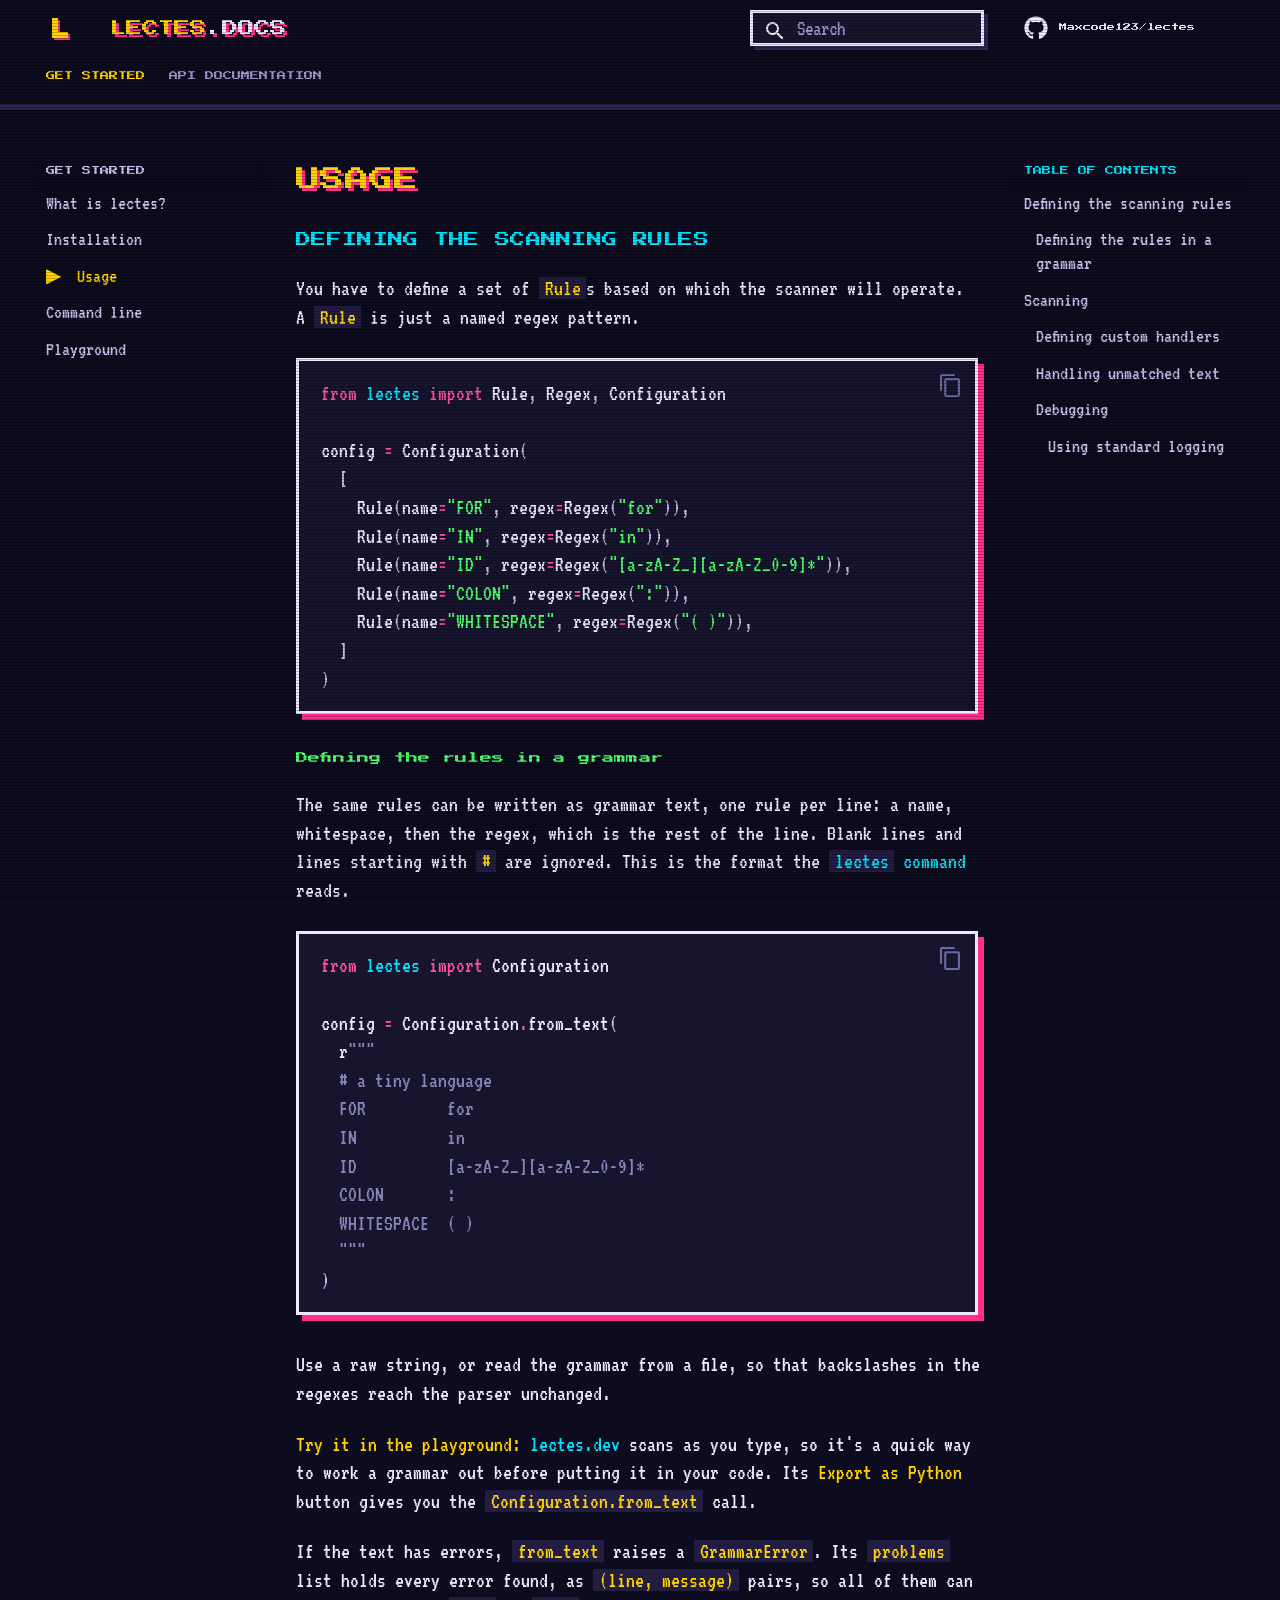
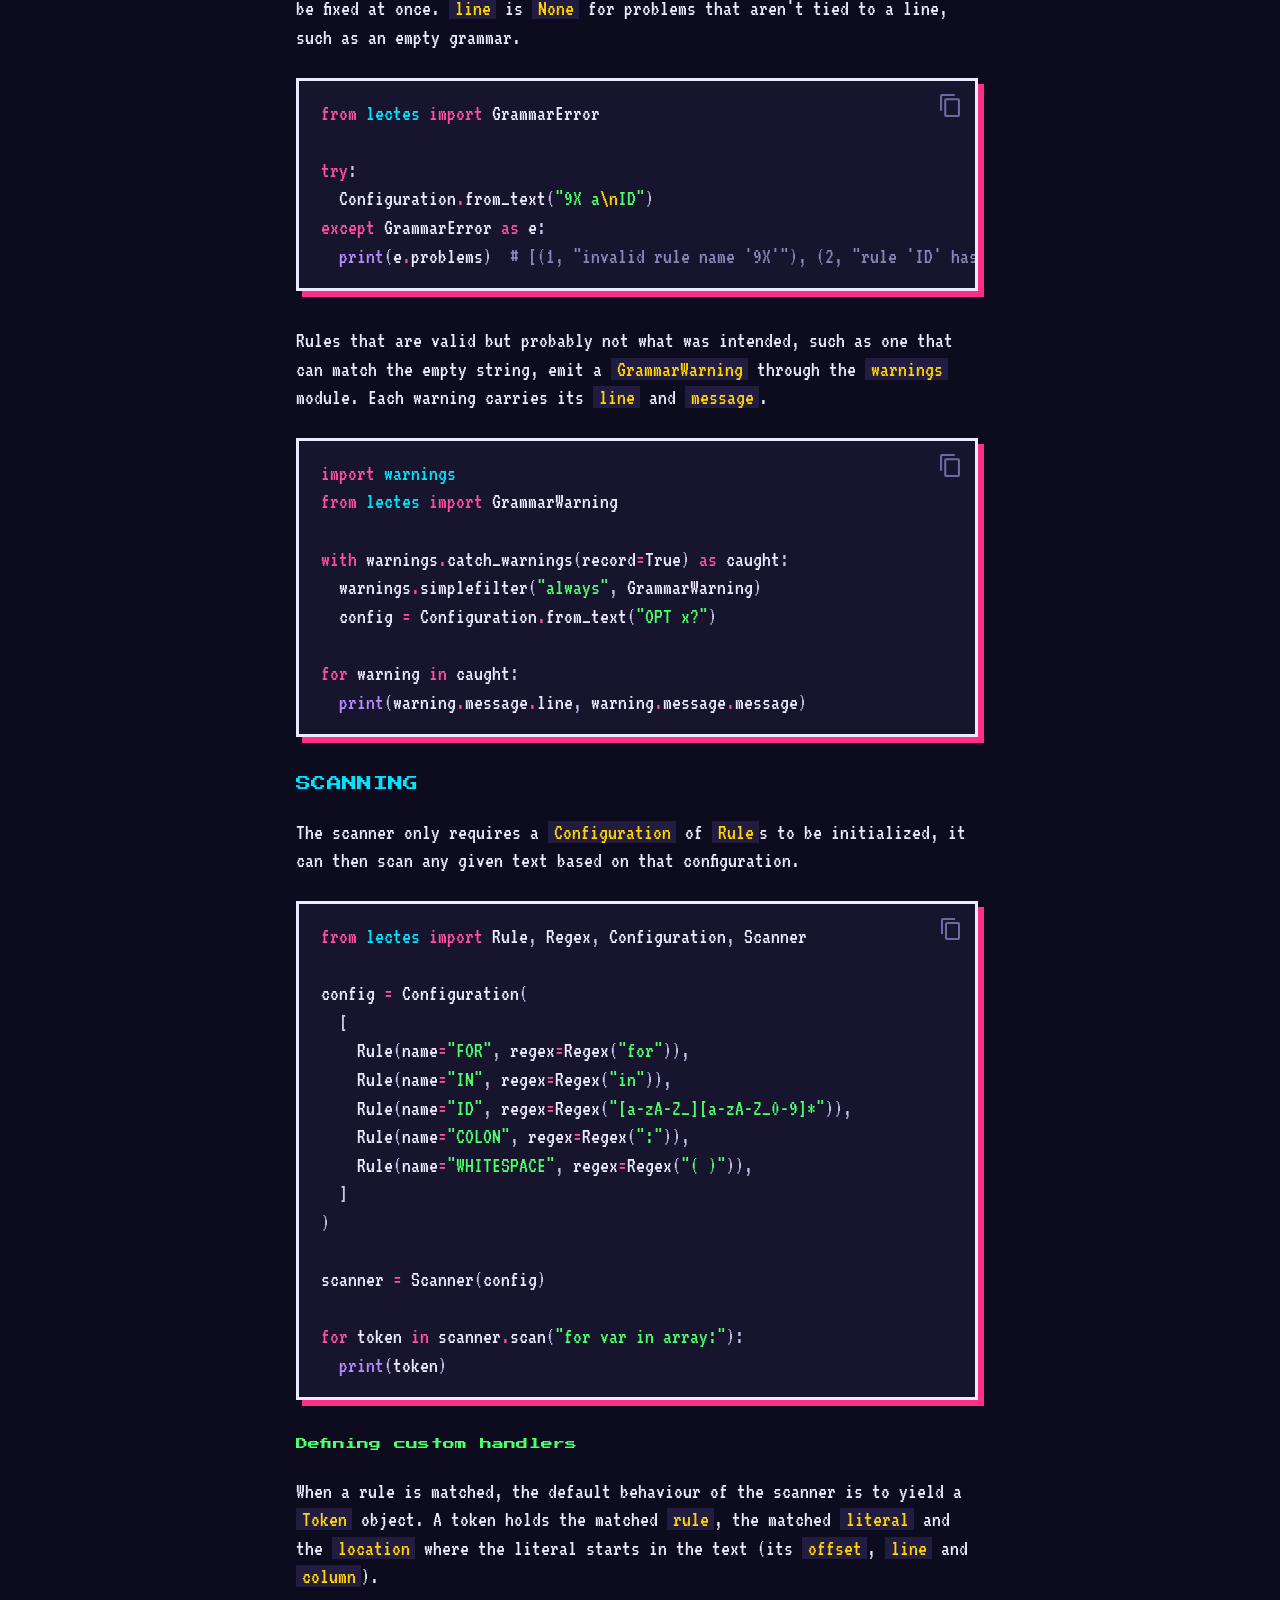
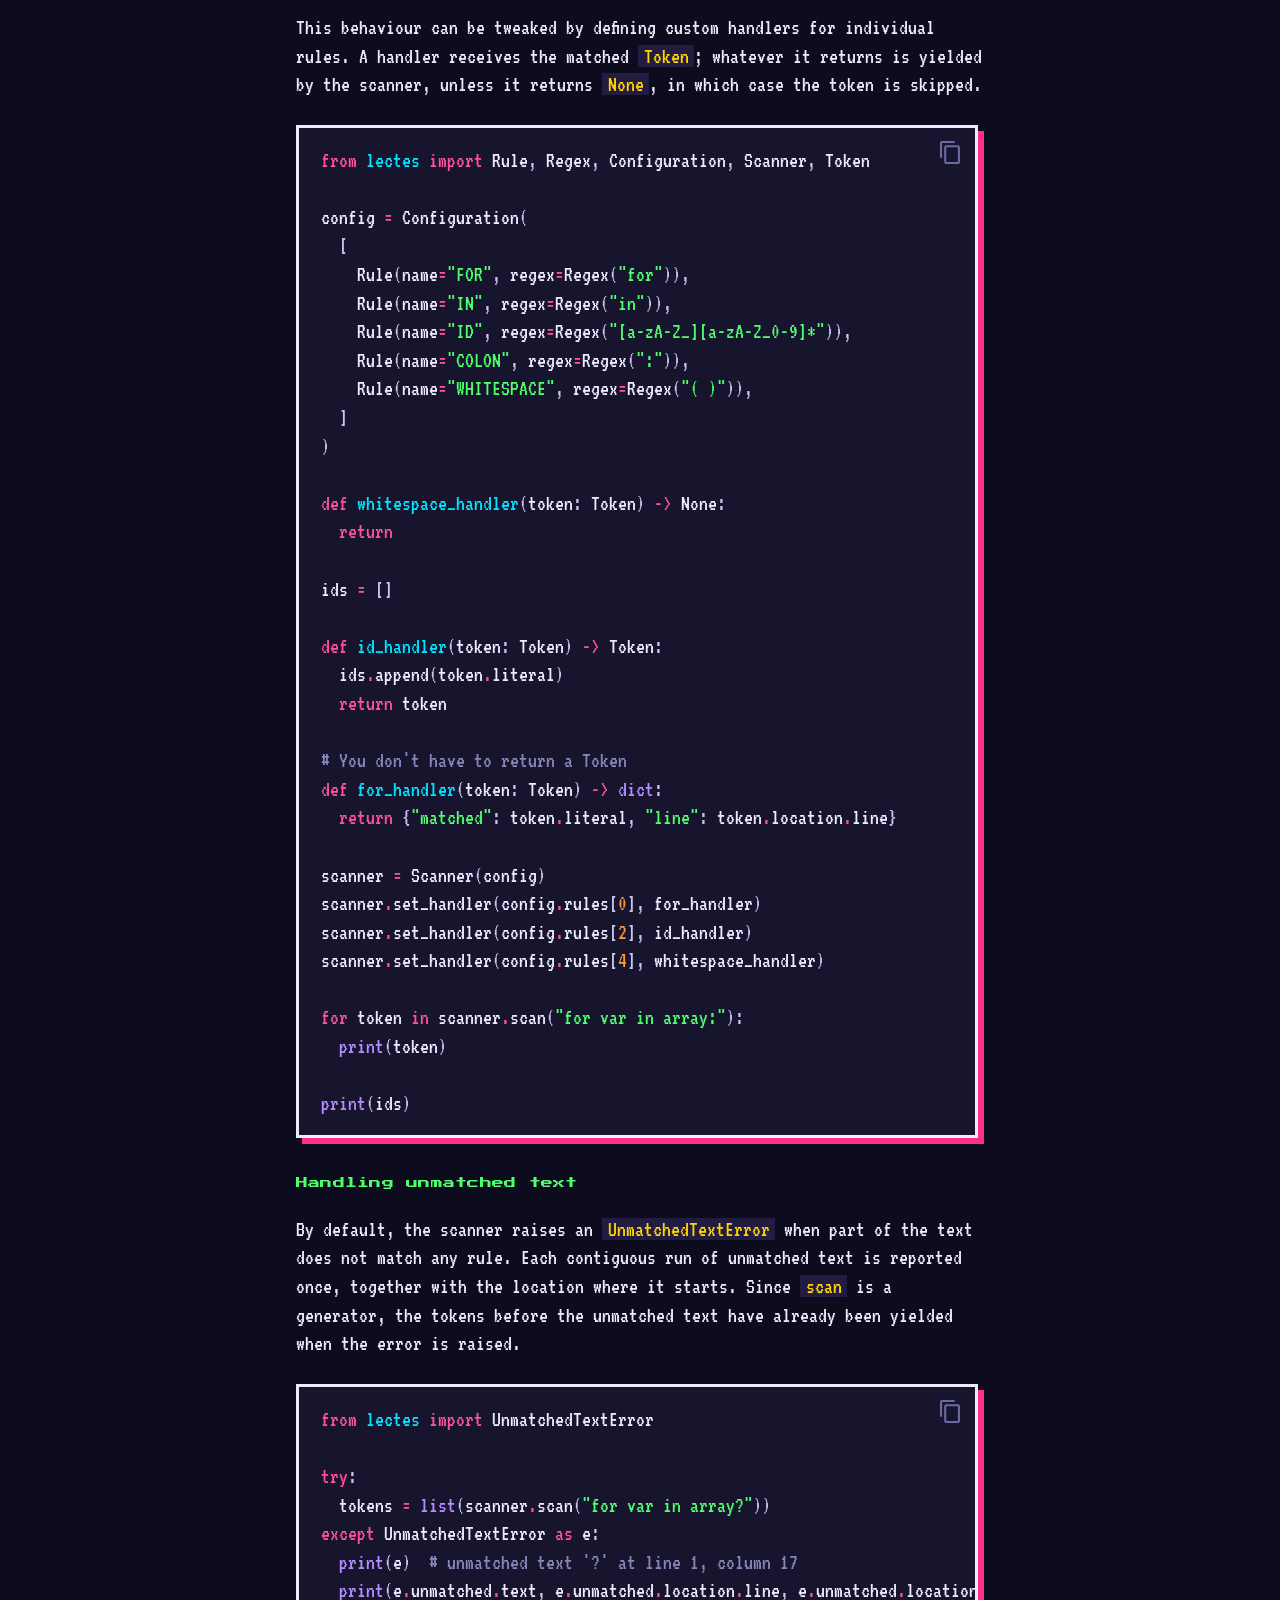
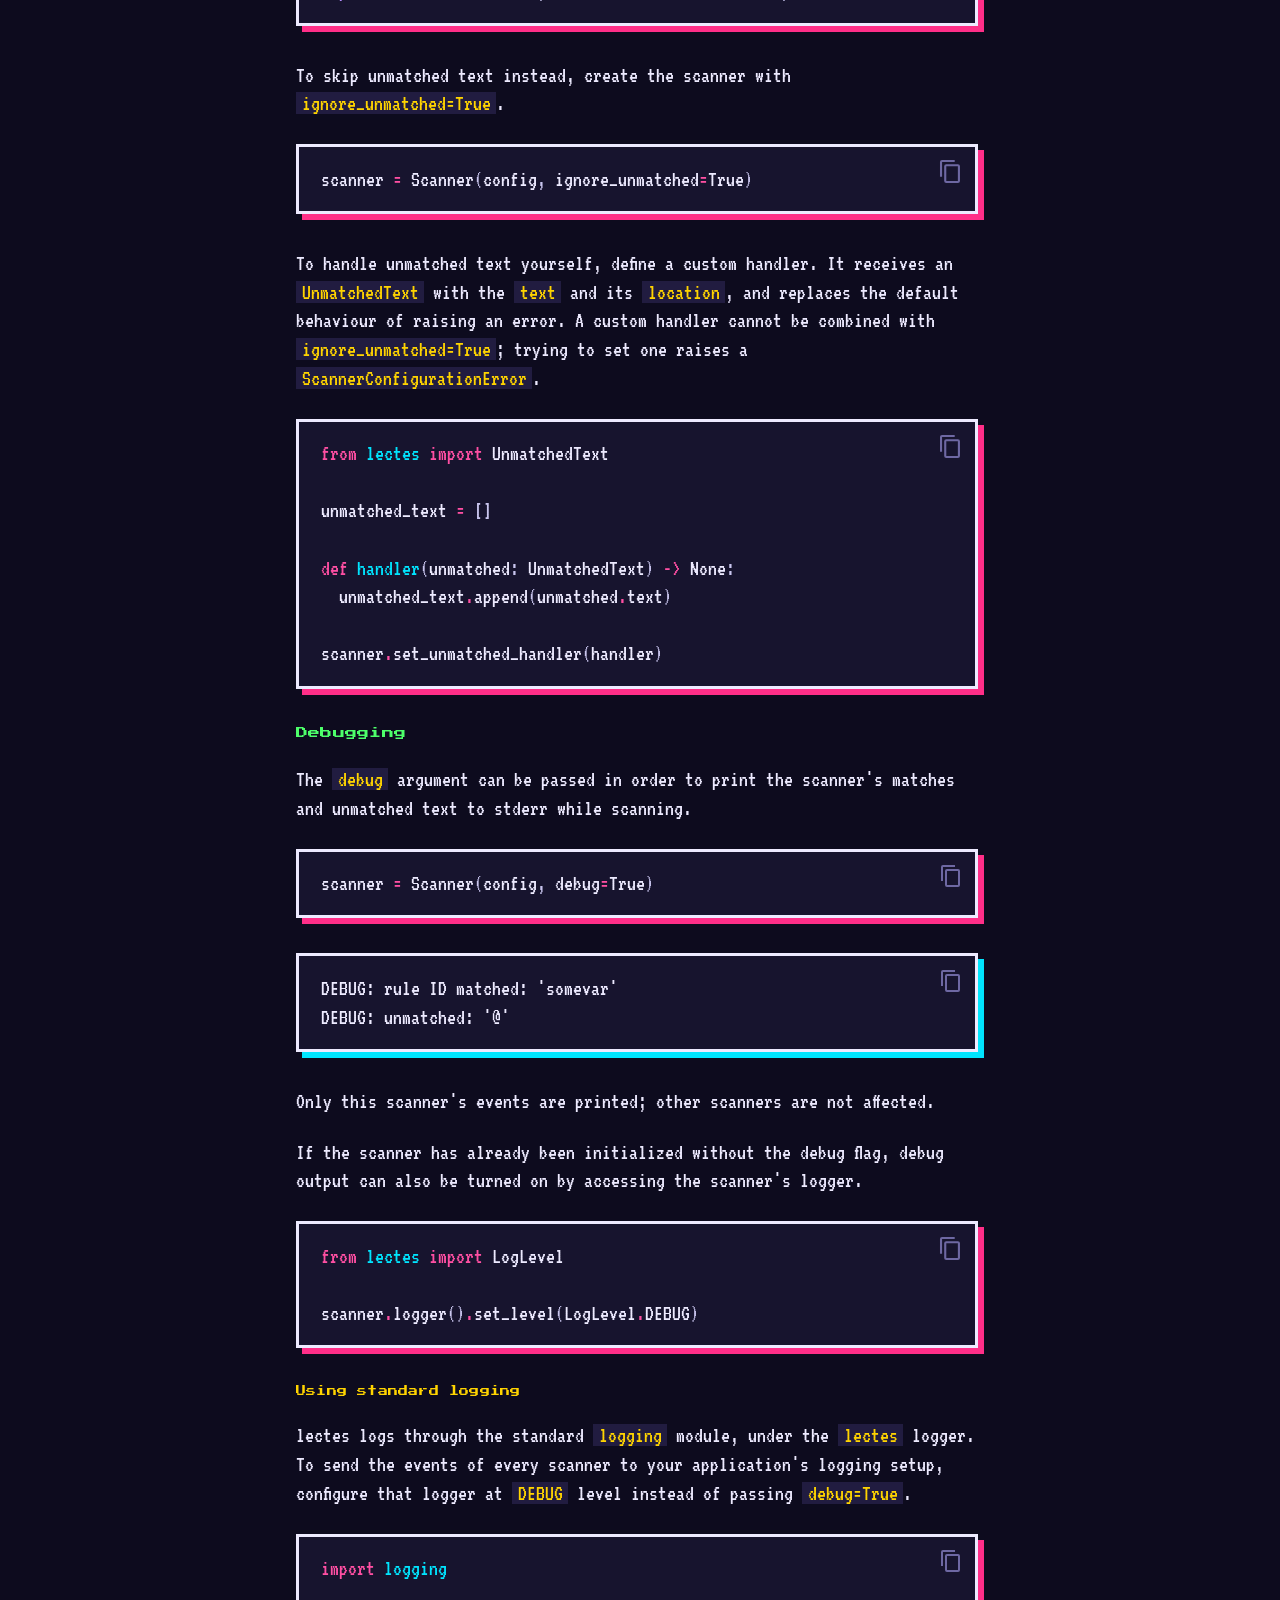
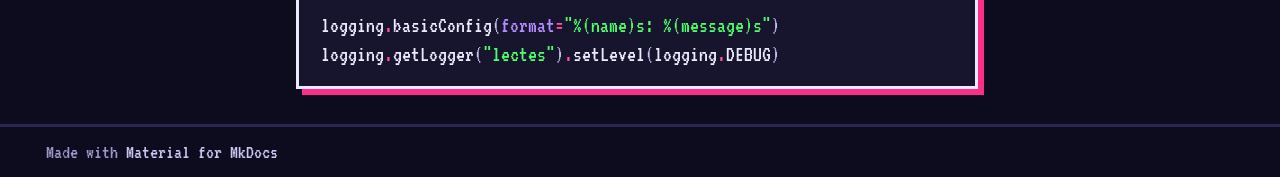
<file: usage/index.html>
<!doctype html>
<html lang="en" class="no-js">
  <head>
    
      <meta charset="utf-8">
      <meta name="viewport" content="width=device-width,initial-scale=1">
      
      
      
        <link rel="canonical" href="https://maximosnikiforakis.gr/lectes/usage/">
      
      
        <link rel="prev" href="../installation/">
      
      
        <link rel="next" href="../cli/">
      
      
      <link rel="icon" href="../assets/favicon.svg">
      <meta name="generator" content="mkdocs-1.6.1, mkdocs-material-9.6.20">
    
    
      
        <title>Usage - lectes</title>
      
    
    
      <link rel="stylesheet" href="../assets/stylesheets/main.e53b48f4.min.css">
      
        
        <link rel="stylesheet" href="../assets/stylesheets/palette.06af60db.min.css">
      
      


    
    
      
    
    
      
    
    
      <link rel="stylesheet" href="../assets/_mkdocstrings.css">
    
      <link rel="stylesheet" href="../stylesheets/arcade.css">
    
    <script>__md_scope=new URL("..",location),__md_hash=e=>[...e].reduce(((e,_)=>(e<<5)-e+_.charCodeAt(0)),0),__md_get=(e,_=localStorage,t=__md_scope)=>JSON.parse(_.getItem(t.pathname+"."+e)),__md_set=(e,_,t=localStorage,a=__md_scope)=>{try{t.setItem(a.pathname+"."+e,JSON.stringify(_))}catch(e){}}</script>
    
      

    
    
    
  </head>
  
  
    
    
    
    
    
    <body dir="ltr" data-md-color-scheme="slate" data-md-color-primary="custom" data-md-color-accent="custom">
  
    
    <input class="md-toggle" data-md-toggle="drawer" type="checkbox" id="__drawer" autocomplete="off">
    <input class="md-toggle" data-md-toggle="search" type="checkbox" id="__search" autocomplete="off">
    <label class="md-overlay" for="__drawer"></label>
    <div data-md-component="skip">
      
        
        <a href="#usage" class="md-skip">
          Skip to content
        </a>
      
    </div>
    <div data-md-component="announce">
      
    </div>
    
    
      

  

<header class="md-header md-header--shadow md-header--lifted" data-md-component="header">
  <nav class="md-header__inner md-grid" aria-label="Header">
    <a href=".." title="lectes" class="md-header__button md-logo" aria-label="lectes" data-md-component="logo">
      
  <img src="../assets/favicon.svg" alt="logo">

    </a>
    <label class="md-header__button md-icon" for="__drawer">
      
      <svg xmlns="http://www.w3.org/2000/svg" viewBox="0 0 24 24"><path d="M3 6h18v2H3zm0 5h18v2H3zm0 5h18v2H3z"/></svg>
    </label>
    <div class="md-header__title" data-md-component="header-title">
      <div class="md-header__ellipsis">
        <div class="md-header__topic">
          <span class="md-ellipsis">
            lectes
          </span>
        </div>
        <div class="md-header__topic" data-md-component="header-topic">
          <span class="md-ellipsis">
            
              Usage
            
          </span>
        </div>
      </div>
    </div>
    
      
    
    
    
    
      
      
        <label class="md-header__button md-icon" for="__search">
          
          <svg xmlns="http://www.w3.org/2000/svg" viewBox="0 0 24 24"><path d="M9.5 3A6.5 6.5 0 0 1 16 9.5c0 1.61-.59 3.09-1.56 4.23l.27.27h.79l5 5-1.5 1.5-5-5v-.79l-.27-.27A6.52 6.52 0 0 1 9.5 16 6.5 6.5 0 0 1 3 9.5 6.5 6.5 0 0 1 9.5 3m0 2C7 5 5 7 5 9.5S7 14 9.5 14 14 12 14 9.5 12 5 9.5 5"/></svg>
        </label>
        <div class="md-search" data-md-component="search" role="dialog">
  <label class="md-search__overlay" for="__search"></label>
  <div class="md-search__inner" role="search">
    <form class="md-search__form" name="search">
      <input type="text" class="md-search__input" name="query" aria-label="Search" placeholder="Search" autocapitalize="off" autocorrect="off" autocomplete="off" spellcheck="false" data-md-component="search-query" required>
      <label class="md-search__icon md-icon" for="__search">
        
        <svg xmlns="http://www.w3.org/2000/svg" viewBox="0 0 24 24"><path d="M9.5 3A6.5 6.5 0 0 1 16 9.5c0 1.61-.59 3.09-1.56 4.23l.27.27h.79l5 5-1.5 1.5-5-5v-.79l-.27-.27A6.52 6.52 0 0 1 9.5 16 6.5 6.5 0 0 1 3 9.5 6.5 6.5 0 0 1 9.5 3m0 2C7 5 5 7 5 9.5S7 14 9.5 14 14 12 14 9.5 12 5 9.5 5"/></svg>
        
        <svg xmlns="http://www.w3.org/2000/svg" viewBox="0 0 24 24"><path d="M20 11v2H8l5.5 5.5-1.42 1.42L4.16 12l7.92-7.92L13.5 5.5 8 11z"/></svg>
      </label>
      <nav class="md-search__options" aria-label="Search">
        
        <button type="reset" class="md-search__icon md-icon" title="Clear" aria-label="Clear" tabindex="-1">
          
          <svg xmlns="http://www.w3.org/2000/svg" viewBox="0 0 24 24"><path d="M19 6.41 17.59 5 12 10.59 6.41 5 5 6.41 10.59 12 5 17.59 6.41 19 12 13.41 17.59 19 19 17.59 13.41 12z"/></svg>
        </button>
      </nav>
      
    </form>
    <div class="md-search__output">
      <div class="md-search__scrollwrap" tabindex="0" data-md-scrollfix>
        <div class="md-search-result" data-md-component="search-result">
          <div class="md-search-result__meta">
            Initializing search
          </div>
          <ol class="md-search-result__list" role="presentation"></ol>
        </div>
      </div>
    </div>
  </div>
</div>
      
    
    
      <div class="md-header__source">
        <a href="https://github.com/Maxcode123/lectes" title="Go to repository" class="md-source" data-md-component="source">
  <div class="md-source__icon md-icon">
    
    <svg xmlns="http://www.w3.org/2000/svg" viewBox="0 0 512 512"><!--! Font Awesome Free 7.0.0 by @fontawesome - https://fontawesome.com License - https://fontawesome.com/license/free (Icons: CC BY 4.0, Fonts: SIL OFL 1.1, Code: MIT License) Copyright 2025 Fonticons, Inc.--><path d="M173.9 397.4c0 2-2.3 3.6-5.2 3.6-3.3.3-5.6-1.3-5.6-3.6 0-2 2.3-3.6 5.2-3.6 3-.3 5.6 1.3 5.6 3.6m-31.1-4.5c-.7 2 1.3 4.3 4.3 4.9 2.6 1 5.6 0 6.2-2s-1.3-4.3-4.3-5.2c-2.6-.7-5.5.3-6.2 2.3m44.2-1.7c-2.9.7-4.9 2.6-4.6 4.9.3 2 2.9 3.3 5.9 2.6 2.9-.7 4.9-2.6 4.6-4.6-.3-1.9-3-3.2-5.9-2.9M252.8 8C114.1 8 8 113.3 8 252c0 110.9 69.8 205.8 169.5 239.2 12.8 2.3 17.3-5.6 17.3-12.1 0-6.2-.3-40.4-.3-61.4 0 0-70 15-84.7-29.8 0 0-11.4-29.1-27.8-36.6 0 0-22.9-15.7 1.6-15.4 0 0 24.9 2 38.6 25.8 21.9 38.6 58.6 27.5 72.9 20.9 2.3-16 8.8-27.1 16-33.7-55.9-6.2-112.3-14.3-112.3-110.5 0-27.5 7.6-41.3 23.6-58.9-2.6-6.5-11.1-33.3 2.6-67.9 20.9-6.5 69 27 69 27 20-5.6 41.5-8.5 62.8-8.5s42.8 2.9 62.8 8.5c0 0 48.1-33.6 69-27 13.7 34.7 5.2 61.4 2.6 67.9 16 17.7 25.8 31.5 25.8 58.9 0 96.5-58.9 104.2-114.8 110.5 9.2 7.9 17 22.9 17 46.4 0 33.7-.3 75.4-.3 83.6 0 6.5 4.6 14.4 17.3 12.1C436.2 457.8 504 362.9 504 252 504 113.3 391.5 8 252.8 8M105.2 352.9c-1.3 1-1 3.3.7 5.2 1.6 1.6 3.9 2.3 5.2 1 1.3-1 1-3.3-.7-5.2-1.6-1.6-3.9-2.3-5.2-1m-10.8-8.1c-.7 1.3.3 2.9 2.3 3.9 1.6 1 3.6.7 4.3-.7.7-1.3-.3-2.9-2.3-3.9-2-.6-3.6-.3-4.3.7m32.4 35.6c-1.6 1.3-1 4.3 1.3 6.2 2.3 2.3 5.2 2.6 6.5 1 1.3-1.3.7-4.3-1.3-6.2-2.2-2.3-5.2-2.6-6.5-1m-11.4-14.7c-1.6 1-1.6 3.6 0 5.9s4.3 3.3 5.6 2.3c1.6-1.3 1.6-3.9 0-6.2-1.4-2.3-4-3.3-5.6-2"/></svg>
  </div>
  <div class="md-source__repository">
    Maxcode123/lectes
  </div>
</a>
      </div>
    
  </nav>
  
    
      
<nav class="md-tabs" aria-label="Tabs" data-md-component="tabs">
  <div class="md-grid">
    <ul class="md-tabs__list">
      
        
  
  
  
    
  
  
    
    
      <li class="md-tabs__item md-tabs__item--active">
        <a href=".." class="md-tabs__link">
          
  
  
  Get started

        </a>
      </li>
    
  

      
        
  
  
  
  
    
    
      <li class="md-tabs__item">
        <a href="../config/" class="md-tabs__link">
          
  
  
  API Documentation

        </a>
      </li>
    
  

      
    </ul>
  </div>
</nav>
    
  
</header>
    
    <div class="md-container" data-md-component="container">
      
      
        
      
      <main class="md-main" data-md-component="main">
        <div class="md-main__inner md-grid">
          
            
              
              <div class="md-sidebar md-sidebar--primary" data-md-component="sidebar" data-md-type="navigation" >
                <div class="md-sidebar__scrollwrap">
                  <div class="md-sidebar__inner">
                    


  


<nav class="md-nav md-nav--primary md-nav--lifted" aria-label="Navigation" data-md-level="0">
  <label class="md-nav__title" for="__drawer">
    <a href=".." title="lectes" class="md-nav__button md-logo" aria-label="lectes" data-md-component="logo">
      
  <img src="../assets/favicon.svg" alt="logo">

    </a>
    lectes
  </label>
  
    <div class="md-nav__source">
      <a href="https://github.com/Maxcode123/lectes" title="Go to repository" class="md-source" data-md-component="source">
  <div class="md-source__icon md-icon">
    
    <svg xmlns="http://www.w3.org/2000/svg" viewBox="0 0 512 512"><!--! Font Awesome Free 7.0.0 by @fontawesome - https://fontawesome.com License - https://fontawesome.com/license/free (Icons: CC BY 4.0, Fonts: SIL OFL 1.1, Code: MIT License) Copyright 2025 Fonticons, Inc.--><path d="M173.9 397.4c0 2-2.3 3.6-5.2 3.6-3.3.3-5.6-1.3-5.6-3.6 0-2 2.3-3.6 5.2-3.6 3-.3 5.6 1.3 5.6 3.6m-31.1-4.5c-.7 2 1.3 4.3 4.3 4.9 2.6 1 5.6 0 6.2-2s-1.3-4.3-4.3-5.2c-2.6-.7-5.5.3-6.2 2.3m44.2-1.7c-2.9.7-4.9 2.6-4.6 4.9.3 2 2.9 3.3 5.9 2.6 2.9-.7 4.9-2.6 4.6-4.6-.3-1.9-3-3.2-5.9-2.9M252.8 8C114.1 8 8 113.3 8 252c0 110.9 69.8 205.8 169.5 239.2 12.8 2.3 17.3-5.6 17.3-12.1 0-6.2-.3-40.4-.3-61.4 0 0-70 15-84.7-29.8 0 0-11.4-29.1-27.8-36.6 0 0-22.9-15.7 1.6-15.4 0 0 24.9 2 38.6 25.8 21.9 38.6 58.6 27.5 72.9 20.9 2.3-16 8.8-27.1 16-33.7-55.9-6.2-112.3-14.3-112.3-110.5 0-27.5 7.6-41.3 23.6-58.9-2.6-6.5-11.1-33.3 2.6-67.9 20.9-6.5 69 27 69 27 20-5.6 41.5-8.5 62.8-8.5s42.8 2.9 62.8 8.5c0 0 48.1-33.6 69-27 13.7 34.7 5.2 61.4 2.6 67.9 16 17.7 25.8 31.5 25.8 58.9 0 96.5-58.9 104.2-114.8 110.5 9.2 7.9 17 22.9 17 46.4 0 33.7-.3 75.4-.3 83.6 0 6.5 4.6 14.4 17.3 12.1C436.2 457.8 504 362.9 504 252 504 113.3 391.5 8 252.8 8M105.2 352.9c-1.3 1-1 3.3.7 5.2 1.6 1.6 3.9 2.3 5.2 1 1.3-1 1-3.3-.7-5.2-1.6-1.6-3.9-2.3-5.2-1m-10.8-8.1c-.7 1.3.3 2.9 2.3 3.9 1.6 1 3.6.7 4.3-.7.7-1.3-.3-2.9-2.3-3.9-2-.6-3.6-.3-4.3.7m32.4 35.6c-1.6 1.3-1 4.3 1.3 6.2 2.3 2.3 5.2 2.6 6.5 1 1.3-1.3.7-4.3-1.3-6.2-2.2-2.3-5.2-2.6-6.5-1m-11.4-14.7c-1.6 1-1.6 3.6 0 5.9s4.3 3.3 5.6 2.3c1.6-1.3 1.6-3.9 0-6.2-1.4-2.3-4-3.3-5.6-2"/></svg>
  </div>
  <div class="md-source__repository">
    Maxcode123/lectes
  </div>
</a>
    </div>
  
  <ul class="md-nav__list" data-md-scrollfix>
    
      
      
  
  
    
  
  
  
    
    
    
    
      
        
        
      
      
        
      
    
    
    <li class="md-nav__item md-nav__item--active md-nav__item--section md-nav__item--nested">
      
        
        
        <input class="md-nav__toggle md-toggle " type="checkbox" id="__nav_1" checked>
        
          
          <label class="md-nav__link" for="__nav_1" id="__nav_1_label" tabindex="">
            
  
  
  <span class="md-ellipsis">
    Get started
    
  </span>
  

            <span class="md-nav__icon md-icon"></span>
          </label>
        
        <nav class="md-nav" data-md-level="1" aria-labelledby="__nav_1_label" aria-expanded="true">
          <label class="md-nav__title" for="__nav_1">
            <span class="md-nav__icon md-icon"></span>
            Get started
          </label>
          <ul class="md-nav__list" data-md-scrollfix>
            
              
                
  
  
  
  
    <li class="md-nav__item">
      <a href=".." class="md-nav__link">
        
  
  
  <span class="md-ellipsis">
    What is lectes?
    
  </span>
  

      </a>
    </li>
  

              
            
              
                
  
  
  
  
    <li class="md-nav__item">
      <a href="../installation/" class="md-nav__link">
        
  
  
  <span class="md-ellipsis">
    Installation
    
  </span>
  

      </a>
    </li>
  

              
            
              
                
  
  
    
  
  
  
    <li class="md-nav__item md-nav__item--active">
      
      <input class="md-nav__toggle md-toggle" type="checkbox" id="__toc">
      
      
        
      
      
        <label class="md-nav__link md-nav__link--active" for="__toc">
          
  
  
  <span class="md-ellipsis">
    Usage
    
  </span>
  

          <span class="md-nav__icon md-icon"></span>
        </label>
      
      <a href="./" class="md-nav__link md-nav__link--active">
        
  
  
  <span class="md-ellipsis">
    Usage
    
  </span>
  

      </a>
      
        

<nav class="md-nav md-nav--secondary" aria-label="Table of contents">
  
  
  
    
  
  
    <label class="md-nav__title" for="__toc">
      <span class="md-nav__icon md-icon"></span>
      Table of contents
    </label>
    <ul class="md-nav__list" data-md-component="toc" data-md-scrollfix>
      
        <li class="md-nav__item">
  <a href="#defining-the-scanning-rules" class="md-nav__link">
    <span class="md-ellipsis">
      Defining the scanning rules
    </span>
  </a>
  
    <nav class="md-nav" aria-label="Defining the scanning rules">
      <ul class="md-nav__list">
        
          <li class="md-nav__item">
  <a href="#defining-the-rules-in-a-grammar" class="md-nav__link">
    <span class="md-ellipsis">
      Defining the rules in a grammar
    </span>
  </a>
  
</li>
        
      </ul>
    </nav>
  
</li>
      
        <li class="md-nav__item">
  <a href="#scanning" class="md-nav__link">
    <span class="md-ellipsis">
      Scanning
    </span>
  </a>
  
    <nav class="md-nav" aria-label="Scanning">
      <ul class="md-nav__list">
        
          <li class="md-nav__item">
  <a href="#defining-custom-handlers" class="md-nav__link">
    <span class="md-ellipsis">
      Defining custom handlers
    </span>
  </a>
  
</li>
        
          <li class="md-nav__item">
  <a href="#handling-unmatched-text" class="md-nav__link">
    <span class="md-ellipsis">
      Handling unmatched text
    </span>
  </a>
  
</li>
        
          <li class="md-nav__item">
  <a href="#debugging" class="md-nav__link">
    <span class="md-ellipsis">
      Debugging
    </span>
  </a>
  
    <nav class="md-nav" aria-label="Debugging">
      <ul class="md-nav__list">
        
          <li class="md-nav__item">
  <a href="#using-standard-logging" class="md-nav__link">
    <span class="md-ellipsis">
      Using standard logging
    </span>
  </a>
  
</li>
        
      </ul>
    </nav>
  
</li>
        
      </ul>
    </nav>
  
</li>
      
    </ul>
  
</nav>
      
    </li>
  

              
            
              
                
  
  
  
  
    <li class="md-nav__item">
      <a href="../cli/" class="md-nav__link">
        
  
  
  <span class="md-ellipsis">
    Command line
    
  </span>
  

      </a>
    </li>
  

              
            
              
                
  
  
  
  
    <li class="md-nav__item">
      <a href="https://lectes.dev" class="md-nav__link">
        
  
  
  <span class="md-ellipsis">
    Playground
    
  </span>
  

      </a>
    </li>
  

              
            
          </ul>
        </nav>
      
    </li>
  

    
      
      
  
  
  
  
    
    
    
    
      
      
        
      
    
    
    <li class="md-nav__item md-nav__item--nested">
      
        
        
        <input class="md-nav__toggle md-toggle " type="checkbox" id="__nav_2" >
        
          
          <label class="md-nav__link" for="__nav_2" id="__nav_2_label" tabindex="0">
            
  
  
  <span class="md-ellipsis">
    API Documentation
    
  </span>
  

            <span class="md-nav__icon md-icon"></span>
          </label>
        
        <nav class="md-nav" data-md-level="1" aria-labelledby="__nav_2_label" aria-expanded="false">
          <label class="md-nav__title" for="__nav_2">
            <span class="md-nav__icon md-icon"></span>
            API Documentation
          </label>
          <ul class="md-nav__list" data-md-scrollfix>
            
              
                
  
  
  
  
    <li class="md-nav__item">
      <a href="../config/" class="md-nav__link">
        
  
  
  <span class="md-ellipsis">
    config
    
  </span>
  

      </a>
    </li>
  

              
            
              
                
  
  
  
  
    <li class="md-nav__item">
      <a href="../scanner/" class="md-nav__link">
        
  
  
  <span class="md-ellipsis">
    scanner
    
  </span>
  

      </a>
    </li>
  

              
            
          </ul>
        </nav>
      
    </li>
  

    
  </ul>
</nav>
                  </div>
                </div>
              </div>
            
            
              
              <div class="md-sidebar md-sidebar--secondary" data-md-component="sidebar" data-md-type="toc" >
                <div class="md-sidebar__scrollwrap">
                  <div class="md-sidebar__inner">
                    

<nav class="md-nav md-nav--secondary" aria-label="Table of contents">
  
  
  
    
  
  
    <label class="md-nav__title" for="__toc">
      <span class="md-nav__icon md-icon"></span>
      Table of contents
    </label>
    <ul class="md-nav__list" data-md-component="toc" data-md-scrollfix>
      
        <li class="md-nav__item">
  <a href="#defining-the-scanning-rules" class="md-nav__link">
    <span class="md-ellipsis">
      Defining the scanning rules
    </span>
  </a>
  
    <nav class="md-nav" aria-label="Defining the scanning rules">
      <ul class="md-nav__list">
        
          <li class="md-nav__item">
  <a href="#defining-the-rules-in-a-grammar" class="md-nav__link">
    <span class="md-ellipsis">
      Defining the rules in a grammar
    </span>
  </a>
  
</li>
        
      </ul>
    </nav>
  
</li>
      
        <li class="md-nav__item">
  <a href="#scanning" class="md-nav__link">
    <span class="md-ellipsis">
      Scanning
    </span>
  </a>
  
    <nav class="md-nav" aria-label="Scanning">
      <ul class="md-nav__list">
        
          <li class="md-nav__item">
  <a href="#defining-custom-handlers" class="md-nav__link">
    <span class="md-ellipsis">
      Defining custom handlers
    </span>
  </a>
  
</li>
        
          <li class="md-nav__item">
  <a href="#handling-unmatched-text" class="md-nav__link">
    <span class="md-ellipsis">
      Handling unmatched text
    </span>
  </a>
  
</li>
        
          <li class="md-nav__item">
  <a href="#debugging" class="md-nav__link">
    <span class="md-ellipsis">
      Debugging
    </span>
  </a>
  
    <nav class="md-nav" aria-label="Debugging">
      <ul class="md-nav__list">
        
          <li class="md-nav__item">
  <a href="#using-standard-logging" class="md-nav__link">
    <span class="md-ellipsis">
      Using standard logging
    </span>
  </a>
  
</li>
        
      </ul>
    </nav>
  
</li>
        
      </ul>
    </nav>
  
</li>
      
    </ul>
  
</nav>
                  </div>
                </div>
              </div>
            
          
          
            <div class="md-content" data-md-component="content">
              <article class="md-content__inner md-typeset">
                
                  


  
  


<h1 id="usage">Usage</h1>
<h2 id="defining-the-scanning-rules">Defining the scanning rules</h2>
<p>You have to define a set of <code>Rule</code>s based on which the scanner will operate.<br />
A <code>Rule</code> is just a named regex pattern.</p>
<div class="language-python highlight"><pre><span></span><code><span id="__span-0-1"><a id="__codelineno-0-1" name="__codelineno-0-1" href="#__codelineno-0-1"></a><span class="kn">from</span><span class="w"> </span><span class="nn">lectes</span><span class="w"> </span><span class="kn">import</span> <span class="n">Rule</span><span class="p">,</span> <span class="n">Regex</span><span class="p">,</span> <span class="n">Configuration</span>
</span><span id="__span-0-2"><a id="__codelineno-0-2" name="__codelineno-0-2" href="#__codelineno-0-2"></a>
</span><span id="__span-0-3"><a id="__codelineno-0-3" name="__codelineno-0-3" href="#__codelineno-0-3"></a><span class="n">config</span> <span class="o">=</span> <span class="n">Configuration</span><span class="p">(</span>
</span><span id="__span-0-4"><a id="__codelineno-0-4" name="__codelineno-0-4" href="#__codelineno-0-4"></a>  <span class="p">[</span>
</span><span id="__span-0-5"><a id="__codelineno-0-5" name="__codelineno-0-5" href="#__codelineno-0-5"></a>    <span class="n">Rule</span><span class="p">(</span><span class="n">name</span><span class="o">=</span><span class="s2">&quot;FOR&quot;</span><span class="p">,</span> <span class="n">regex</span><span class="o">=</span><span class="n">Regex</span><span class="p">(</span><span class="s2">&quot;for&quot;</span><span class="p">)),</span>
</span><span id="__span-0-6"><a id="__codelineno-0-6" name="__codelineno-0-6" href="#__codelineno-0-6"></a>    <span class="n">Rule</span><span class="p">(</span><span class="n">name</span><span class="o">=</span><span class="s2">&quot;IN&quot;</span><span class="p">,</span> <span class="n">regex</span><span class="o">=</span><span class="n">Regex</span><span class="p">(</span><span class="s2">&quot;in&quot;</span><span class="p">)),</span>
</span><span id="__span-0-7"><a id="__codelineno-0-7" name="__codelineno-0-7" href="#__codelineno-0-7"></a>    <span class="n">Rule</span><span class="p">(</span><span class="n">name</span><span class="o">=</span><span class="s2">&quot;ID&quot;</span><span class="p">,</span> <span class="n">regex</span><span class="o">=</span><span class="n">Regex</span><span class="p">(</span><span class="s2">&quot;[a-zA-Z_][a-zA-Z_0-9]*&quot;</span><span class="p">)),</span>
</span><span id="__span-0-8"><a id="__codelineno-0-8" name="__codelineno-0-8" href="#__codelineno-0-8"></a>    <span class="n">Rule</span><span class="p">(</span><span class="n">name</span><span class="o">=</span><span class="s2">&quot;COLON&quot;</span><span class="p">,</span> <span class="n">regex</span><span class="o">=</span><span class="n">Regex</span><span class="p">(</span><span class="s2">&quot;:&quot;</span><span class="p">)),</span>
</span><span id="__span-0-9"><a id="__codelineno-0-9" name="__codelineno-0-9" href="#__codelineno-0-9"></a>    <span class="n">Rule</span><span class="p">(</span><span class="n">name</span><span class="o">=</span><span class="s2">&quot;WHITESPACE&quot;</span><span class="p">,</span> <span class="n">regex</span><span class="o">=</span><span class="n">Regex</span><span class="p">(</span><span class="s2">&quot;( )&quot;</span><span class="p">)),</span>
</span><span id="__span-0-10"><a id="__codelineno-0-10" name="__codelineno-0-10" href="#__codelineno-0-10"></a>  <span class="p">]</span>
</span><span id="__span-0-11"><a id="__codelineno-0-11" name="__codelineno-0-11" href="#__codelineno-0-11"></a><span class="p">)</span>
</span></code></pre></div>
<h3 id="defining-the-rules-in-a-grammar">Defining the rules in a grammar</h3>
<p>The same rules can be written as grammar text, one rule per line: a name,
whitespace, then the regex, which is the rest of the line. Blank lines and
lines starting with <code>#</code> are ignored. This is the format the
<a href="../cli/"><code>lectes</code> command</a> reads.</p>
<div class="language-python highlight"><pre><span></span><code><span id="__span-1-1"><a id="__codelineno-1-1" name="__codelineno-1-1" href="#__codelineno-1-1"></a><span class="kn">from</span><span class="w"> </span><span class="nn">lectes</span><span class="w"> </span><span class="kn">import</span> <span class="n">Configuration</span>
</span><span id="__span-1-2"><a id="__codelineno-1-2" name="__codelineno-1-2" href="#__codelineno-1-2"></a>
</span><span id="__span-1-3"><a id="__codelineno-1-3" name="__codelineno-1-3" href="#__codelineno-1-3"></a><span class="n">config</span> <span class="o">=</span> <span class="n">Configuration</span><span class="o">.</span><span class="n">from_text</span><span class="p">(</span>
</span><span id="__span-1-4"><a id="__codelineno-1-4" name="__codelineno-1-4" href="#__codelineno-1-4"></a><span class="w">  </span><span class="sa">r</span><span class="sd">&quot;&quot;&quot;</span>
</span><span id="__span-1-5"><a id="__codelineno-1-5" name="__codelineno-1-5" href="#__codelineno-1-5"></a><span class="sd">  # a tiny language</span>
</span><span id="__span-1-6"><a id="__codelineno-1-6" name="__codelineno-1-6" href="#__codelineno-1-6"></a><span class="sd">  FOR         for</span>
</span><span id="__span-1-7"><a id="__codelineno-1-7" name="__codelineno-1-7" href="#__codelineno-1-7"></a><span class="sd">  IN          in</span>
</span><span id="__span-1-8"><a id="__codelineno-1-8" name="__codelineno-1-8" href="#__codelineno-1-8"></a><span class="sd">  ID          [a-zA-Z_][a-zA-Z_0-9]*</span>
</span><span id="__span-1-9"><a id="__codelineno-1-9" name="__codelineno-1-9" href="#__codelineno-1-9"></a><span class="sd">  COLON       :</span>
</span><span id="__span-1-10"><a id="__codelineno-1-10" name="__codelineno-1-10" href="#__codelineno-1-10"></a><span class="sd">  WHITESPACE  ( )</span>
</span><span id="__span-1-11"><a id="__codelineno-1-11" name="__codelineno-1-11" href="#__codelineno-1-11"></a><span class="sd">  &quot;&quot;&quot;</span>
</span><span id="__span-1-12"><a id="__codelineno-1-12" name="__codelineno-1-12" href="#__codelineno-1-12"></a><span class="p">)</span>
</span></code></pre></div>
<p>Use a raw string, or read the grammar from a file, so that backslashes in the
regexes reach the parser unchanged.</p>
<p><strong>Try it in the playground:</strong> <a href="https://lectes.dev">lectes.dev</a> scans as you
type, so it's a quick way to work a grammar out before putting it in your code.
Its <strong>Export as Python</strong> button gives you the <code>Configuration.from_text</code> call.</p>
<p>If the text has errors, <code>from_text</code> raises a <code>GrammarError</code>. Its <code>problems</code>
list holds every error found, as <code>(line, message)</code> pairs, so all of them can be
fixed at once. <code>line</code> is <code>None</code> for problems that aren't tied to a line, such as
an empty grammar.</p>
<div class="language-python highlight"><pre><span></span><code><span id="__span-2-1"><a id="__codelineno-2-1" name="__codelineno-2-1" href="#__codelineno-2-1"></a><span class="kn">from</span><span class="w"> </span><span class="nn">lectes</span><span class="w"> </span><span class="kn">import</span> <span class="n">GrammarError</span>
</span><span id="__span-2-2"><a id="__codelineno-2-2" name="__codelineno-2-2" href="#__codelineno-2-2"></a>
</span><span id="__span-2-3"><a id="__codelineno-2-3" name="__codelineno-2-3" href="#__codelineno-2-3"></a><span class="k">try</span><span class="p">:</span>
</span><span id="__span-2-4"><a id="__codelineno-2-4" name="__codelineno-2-4" href="#__codelineno-2-4"></a>  <span class="n">Configuration</span><span class="o">.</span><span class="n">from_text</span><span class="p">(</span><span class="s2">&quot;9X a</span><span class="se">\n</span><span class="s2">ID&quot;</span><span class="p">)</span>
</span><span id="__span-2-5"><a id="__codelineno-2-5" name="__codelineno-2-5" href="#__codelineno-2-5"></a><span class="k">except</span> <span class="n">GrammarError</span> <span class="k">as</span> <span class="n">e</span><span class="p">:</span>
</span><span id="__span-2-6"><a id="__codelineno-2-6" name="__codelineno-2-6" href="#__codelineno-2-6"></a>  <span class="nb">print</span><span class="p">(</span><span class="n">e</span><span class="o">.</span><span class="n">problems</span><span class="p">)</span>  <span class="c1"># [(1, &quot;invalid rule name &#39;9X&#39;&quot;), (2, &quot;rule &#39;ID&#39; has no pattern&quot;)]</span>
</span></code></pre></div>
<p>Rules that are valid but probably not what was intended, such as one that can
match the empty string, emit a <code>GrammarWarning</code> through the <code>warnings</code> module.
Each warning carries its <code>line</code> and <code>message</code>.</p>
<div class="language-python highlight"><pre><span></span><code><span id="__span-3-1"><a id="__codelineno-3-1" name="__codelineno-3-1" href="#__codelineno-3-1"></a><span class="kn">import</span><span class="w"> </span><span class="nn">warnings</span>
</span><span id="__span-3-2"><a id="__codelineno-3-2" name="__codelineno-3-2" href="#__codelineno-3-2"></a><span class="kn">from</span><span class="w"> </span><span class="nn">lectes</span><span class="w"> </span><span class="kn">import</span> <span class="n">GrammarWarning</span>
</span><span id="__span-3-3"><a id="__codelineno-3-3" name="__codelineno-3-3" href="#__codelineno-3-3"></a>
</span><span id="__span-3-4"><a id="__codelineno-3-4" name="__codelineno-3-4" href="#__codelineno-3-4"></a><span class="k">with</span> <span class="n">warnings</span><span class="o">.</span><span class="n">catch_warnings</span><span class="p">(</span><span class="n">record</span><span class="o">=</span><span class="kc">True</span><span class="p">)</span> <span class="k">as</span> <span class="n">caught</span><span class="p">:</span>
</span><span id="__span-3-5"><a id="__codelineno-3-5" name="__codelineno-3-5" href="#__codelineno-3-5"></a>  <span class="n">warnings</span><span class="o">.</span><span class="n">simplefilter</span><span class="p">(</span><span class="s2">&quot;always&quot;</span><span class="p">,</span> <span class="n">GrammarWarning</span><span class="p">)</span>
</span><span id="__span-3-6"><a id="__codelineno-3-6" name="__codelineno-3-6" href="#__codelineno-3-6"></a>  <span class="n">config</span> <span class="o">=</span> <span class="n">Configuration</span><span class="o">.</span><span class="n">from_text</span><span class="p">(</span><span class="s2">&quot;OPT x?&quot;</span><span class="p">)</span>
</span><span id="__span-3-7"><a id="__codelineno-3-7" name="__codelineno-3-7" href="#__codelineno-3-7"></a>
</span><span id="__span-3-8"><a id="__codelineno-3-8" name="__codelineno-3-8" href="#__codelineno-3-8"></a><span class="k">for</span> <span class="n">warning</span> <span class="ow">in</span> <span class="n">caught</span><span class="p">:</span>
</span><span id="__span-3-9"><a id="__codelineno-3-9" name="__codelineno-3-9" href="#__codelineno-3-9"></a>  <span class="nb">print</span><span class="p">(</span><span class="n">warning</span><span class="o">.</span><span class="n">message</span><span class="o">.</span><span class="n">line</span><span class="p">,</span> <span class="n">warning</span><span class="o">.</span><span class="n">message</span><span class="o">.</span><span class="n">message</span><span class="p">)</span>
</span></code></pre></div>
<h2 id="scanning">Scanning</h2>
<p>The scanner only requires a <code>Configuration</code> of <code>Rule</code>s to be initialized, it
 can then scan any given text based on that configuration.</p>
<div class="language-python highlight"><pre><span></span><code><span id="__span-4-1"><a id="__codelineno-4-1" name="__codelineno-4-1" href="#__codelineno-4-1"></a><span class="kn">from</span><span class="w"> </span><span class="nn">lectes</span><span class="w"> </span><span class="kn">import</span> <span class="n">Rule</span><span class="p">,</span> <span class="n">Regex</span><span class="p">,</span> <span class="n">Configuration</span><span class="p">,</span> <span class="n">Scanner</span>
</span><span id="__span-4-2"><a id="__codelineno-4-2" name="__codelineno-4-2" href="#__codelineno-4-2"></a>
</span><span id="__span-4-3"><a id="__codelineno-4-3" name="__codelineno-4-3" href="#__codelineno-4-3"></a><span class="n">config</span> <span class="o">=</span> <span class="n">Configuration</span><span class="p">(</span>
</span><span id="__span-4-4"><a id="__codelineno-4-4" name="__codelineno-4-4" href="#__codelineno-4-4"></a>  <span class="p">[</span>
</span><span id="__span-4-5"><a id="__codelineno-4-5" name="__codelineno-4-5" href="#__codelineno-4-5"></a>    <span class="n">Rule</span><span class="p">(</span><span class="n">name</span><span class="o">=</span><span class="s2">&quot;FOR&quot;</span><span class="p">,</span> <span class="n">regex</span><span class="o">=</span><span class="n">Regex</span><span class="p">(</span><span class="s2">&quot;for&quot;</span><span class="p">)),</span>
</span><span id="__span-4-6"><a id="__codelineno-4-6" name="__codelineno-4-6" href="#__codelineno-4-6"></a>    <span class="n">Rule</span><span class="p">(</span><span class="n">name</span><span class="o">=</span><span class="s2">&quot;IN&quot;</span><span class="p">,</span> <span class="n">regex</span><span class="o">=</span><span class="n">Regex</span><span class="p">(</span><span class="s2">&quot;in&quot;</span><span class="p">)),</span>
</span><span id="__span-4-7"><a id="__codelineno-4-7" name="__codelineno-4-7" href="#__codelineno-4-7"></a>    <span class="n">Rule</span><span class="p">(</span><span class="n">name</span><span class="o">=</span><span class="s2">&quot;ID&quot;</span><span class="p">,</span> <span class="n">regex</span><span class="o">=</span><span class="n">Regex</span><span class="p">(</span><span class="s2">&quot;[a-zA-Z_][a-zA-Z_0-9]*&quot;</span><span class="p">)),</span>
</span><span id="__span-4-8"><a id="__codelineno-4-8" name="__codelineno-4-8" href="#__codelineno-4-8"></a>    <span class="n">Rule</span><span class="p">(</span><span class="n">name</span><span class="o">=</span><span class="s2">&quot;COLON&quot;</span><span class="p">,</span> <span class="n">regex</span><span class="o">=</span><span class="n">Regex</span><span class="p">(</span><span class="s2">&quot;:&quot;</span><span class="p">)),</span>
</span><span id="__span-4-9"><a id="__codelineno-4-9" name="__codelineno-4-9" href="#__codelineno-4-9"></a>    <span class="n">Rule</span><span class="p">(</span><span class="n">name</span><span class="o">=</span><span class="s2">&quot;WHITESPACE&quot;</span><span class="p">,</span> <span class="n">regex</span><span class="o">=</span><span class="n">Regex</span><span class="p">(</span><span class="s2">&quot;( )&quot;</span><span class="p">)),</span>
</span><span id="__span-4-10"><a id="__codelineno-4-10" name="__codelineno-4-10" href="#__codelineno-4-10"></a>  <span class="p">]</span>
</span><span id="__span-4-11"><a id="__codelineno-4-11" name="__codelineno-4-11" href="#__codelineno-4-11"></a><span class="p">)</span>
</span><span id="__span-4-12"><a id="__codelineno-4-12" name="__codelineno-4-12" href="#__codelineno-4-12"></a>
</span><span id="__span-4-13"><a id="__codelineno-4-13" name="__codelineno-4-13" href="#__codelineno-4-13"></a><span class="n">scanner</span> <span class="o">=</span> <span class="n">Scanner</span><span class="p">(</span><span class="n">config</span><span class="p">)</span>
</span><span id="__span-4-14"><a id="__codelineno-4-14" name="__codelineno-4-14" href="#__codelineno-4-14"></a>
</span><span id="__span-4-15"><a id="__codelineno-4-15" name="__codelineno-4-15" href="#__codelineno-4-15"></a><span class="k">for</span> <span class="n">token</span> <span class="ow">in</span> <span class="n">scanner</span><span class="o">.</span><span class="n">scan</span><span class="p">(</span><span class="s2">&quot;for var in array:&quot;</span><span class="p">):</span>
</span><span id="__span-4-16"><a id="__codelineno-4-16" name="__codelineno-4-16" href="#__codelineno-4-16"></a>  <span class="nb">print</span><span class="p">(</span><span class="n">token</span><span class="p">)</span>
</span></code></pre></div>
<h3 id="defining-custom-handlers">Defining custom handlers</h3>
<p>When a rule is matched, the default behaviour of the scanner is to yield a
<code>Token</code> object. A token holds the matched <code>rule</code>, the matched <code>literal</code> and the
<code>location</code> where the literal starts in the text (its <code>offset</code>, <code>line</code> and
<code>column</code>).</p>
<p>This behaviour can be tweaked by defining custom handlers for individual rules.
A handler receives the matched <code>Token</code>; whatever it returns is yielded by the
scanner, unless it returns <code>None</code>, in which case the token is skipped.</p>
<div class="language-python highlight"><pre><span></span><code><span id="__span-5-1"><a id="__codelineno-5-1" name="__codelineno-5-1" href="#__codelineno-5-1"></a><span class="kn">from</span><span class="w"> </span><span class="nn">lectes</span><span class="w"> </span><span class="kn">import</span> <span class="n">Rule</span><span class="p">,</span> <span class="n">Regex</span><span class="p">,</span> <span class="n">Configuration</span><span class="p">,</span> <span class="n">Scanner</span><span class="p">,</span> <span class="n">Token</span>
</span><span id="__span-5-2"><a id="__codelineno-5-2" name="__codelineno-5-2" href="#__codelineno-5-2"></a>
</span><span id="__span-5-3"><a id="__codelineno-5-3" name="__codelineno-5-3" href="#__codelineno-5-3"></a><span class="n">config</span> <span class="o">=</span> <span class="n">Configuration</span><span class="p">(</span>
</span><span id="__span-5-4"><a id="__codelineno-5-4" name="__codelineno-5-4" href="#__codelineno-5-4"></a>  <span class="p">[</span>
</span><span id="__span-5-5"><a id="__codelineno-5-5" name="__codelineno-5-5" href="#__codelineno-5-5"></a>    <span class="n">Rule</span><span class="p">(</span><span class="n">name</span><span class="o">=</span><span class="s2">&quot;FOR&quot;</span><span class="p">,</span> <span class="n">regex</span><span class="o">=</span><span class="n">Regex</span><span class="p">(</span><span class="s2">&quot;for&quot;</span><span class="p">)),</span>
</span><span id="__span-5-6"><a id="__codelineno-5-6" name="__codelineno-5-6" href="#__codelineno-5-6"></a>    <span class="n">Rule</span><span class="p">(</span><span class="n">name</span><span class="o">=</span><span class="s2">&quot;IN&quot;</span><span class="p">,</span> <span class="n">regex</span><span class="o">=</span><span class="n">Regex</span><span class="p">(</span><span class="s2">&quot;in&quot;</span><span class="p">)),</span>
</span><span id="__span-5-7"><a id="__codelineno-5-7" name="__codelineno-5-7" href="#__codelineno-5-7"></a>    <span class="n">Rule</span><span class="p">(</span><span class="n">name</span><span class="o">=</span><span class="s2">&quot;ID&quot;</span><span class="p">,</span> <span class="n">regex</span><span class="o">=</span><span class="n">Regex</span><span class="p">(</span><span class="s2">&quot;[a-zA-Z_][a-zA-Z_0-9]*&quot;</span><span class="p">)),</span>
</span><span id="__span-5-8"><a id="__codelineno-5-8" name="__codelineno-5-8" href="#__codelineno-5-8"></a>    <span class="n">Rule</span><span class="p">(</span><span class="n">name</span><span class="o">=</span><span class="s2">&quot;COLON&quot;</span><span class="p">,</span> <span class="n">regex</span><span class="o">=</span><span class="n">Regex</span><span class="p">(</span><span class="s2">&quot;:&quot;</span><span class="p">)),</span>
</span><span id="__span-5-9"><a id="__codelineno-5-9" name="__codelineno-5-9" href="#__codelineno-5-9"></a>    <span class="n">Rule</span><span class="p">(</span><span class="n">name</span><span class="o">=</span><span class="s2">&quot;WHITESPACE&quot;</span><span class="p">,</span> <span class="n">regex</span><span class="o">=</span><span class="n">Regex</span><span class="p">(</span><span class="s2">&quot;( )&quot;</span><span class="p">)),</span>
</span><span id="__span-5-10"><a id="__codelineno-5-10" name="__codelineno-5-10" href="#__codelineno-5-10"></a>  <span class="p">]</span>
</span><span id="__span-5-11"><a id="__codelineno-5-11" name="__codelineno-5-11" href="#__codelineno-5-11"></a><span class="p">)</span>
</span><span id="__span-5-12"><a id="__codelineno-5-12" name="__codelineno-5-12" href="#__codelineno-5-12"></a>
</span><span id="__span-5-13"><a id="__codelineno-5-13" name="__codelineno-5-13" href="#__codelineno-5-13"></a><span class="k">def</span><span class="w"> </span><span class="nf">whitespace_handler</span><span class="p">(</span><span class="n">token</span><span class="p">:</span> <span class="n">Token</span><span class="p">)</span> <span class="o">-&gt;</span> <span class="kc">None</span><span class="p">:</span>
</span><span id="__span-5-14"><a id="__codelineno-5-14" name="__codelineno-5-14" href="#__codelineno-5-14"></a>  <span class="k">return</span>
</span><span id="__span-5-15"><a id="__codelineno-5-15" name="__codelineno-5-15" href="#__codelineno-5-15"></a>
</span><span id="__span-5-16"><a id="__codelineno-5-16" name="__codelineno-5-16" href="#__codelineno-5-16"></a><span class="n">ids</span> <span class="o">=</span> <span class="p">[]</span>
</span><span id="__span-5-17"><a id="__codelineno-5-17" name="__codelineno-5-17" href="#__codelineno-5-17"></a>
</span><span id="__span-5-18"><a id="__codelineno-5-18" name="__codelineno-5-18" href="#__codelineno-5-18"></a><span class="k">def</span><span class="w"> </span><span class="nf">id_handler</span><span class="p">(</span><span class="n">token</span><span class="p">:</span> <span class="n">Token</span><span class="p">)</span> <span class="o">-&gt;</span> <span class="n">Token</span><span class="p">:</span>
</span><span id="__span-5-19"><a id="__codelineno-5-19" name="__codelineno-5-19" href="#__codelineno-5-19"></a>  <span class="n">ids</span><span class="o">.</span><span class="n">append</span><span class="p">(</span><span class="n">token</span><span class="o">.</span><span class="n">literal</span><span class="p">)</span>
</span><span id="__span-5-20"><a id="__codelineno-5-20" name="__codelineno-5-20" href="#__codelineno-5-20"></a>  <span class="k">return</span> <span class="n">token</span>
</span><span id="__span-5-21"><a id="__codelineno-5-21" name="__codelineno-5-21" href="#__codelineno-5-21"></a>
</span><span id="__span-5-22"><a id="__codelineno-5-22" name="__codelineno-5-22" href="#__codelineno-5-22"></a><span class="c1"># You don&#39;t have to return a Token</span>
</span><span id="__span-5-23"><a id="__codelineno-5-23" name="__codelineno-5-23" href="#__codelineno-5-23"></a><span class="k">def</span><span class="w"> </span><span class="nf">for_handler</span><span class="p">(</span><span class="n">token</span><span class="p">:</span> <span class="n">Token</span><span class="p">)</span> <span class="o">-&gt;</span> <span class="nb">dict</span><span class="p">:</span>
</span><span id="__span-5-24"><a id="__codelineno-5-24" name="__codelineno-5-24" href="#__codelineno-5-24"></a>  <span class="k">return</span> <span class="p">{</span><span class="s2">&quot;matched&quot;</span><span class="p">:</span> <span class="n">token</span><span class="o">.</span><span class="n">literal</span><span class="p">,</span> <span class="s2">&quot;line&quot;</span><span class="p">:</span> <span class="n">token</span><span class="o">.</span><span class="n">location</span><span class="o">.</span><span class="n">line</span><span class="p">}</span>
</span><span id="__span-5-25"><a id="__codelineno-5-25" name="__codelineno-5-25" href="#__codelineno-5-25"></a>
</span><span id="__span-5-26"><a id="__codelineno-5-26" name="__codelineno-5-26" href="#__codelineno-5-26"></a><span class="n">scanner</span> <span class="o">=</span> <span class="n">Scanner</span><span class="p">(</span><span class="n">config</span><span class="p">)</span>
</span><span id="__span-5-27"><a id="__codelineno-5-27" name="__codelineno-5-27" href="#__codelineno-5-27"></a><span class="n">scanner</span><span class="o">.</span><span class="n">set_handler</span><span class="p">(</span><span class="n">config</span><span class="o">.</span><span class="n">rules</span><span class="p">[</span><span class="mi">0</span><span class="p">],</span> <span class="n">for_handler</span><span class="p">)</span>
</span><span id="__span-5-28"><a id="__codelineno-5-28" name="__codelineno-5-28" href="#__codelineno-5-28"></a><span class="n">scanner</span><span class="o">.</span><span class="n">set_handler</span><span class="p">(</span><span class="n">config</span><span class="o">.</span><span class="n">rules</span><span class="p">[</span><span class="mi">2</span><span class="p">],</span> <span class="n">id_handler</span><span class="p">)</span>
</span><span id="__span-5-29"><a id="__codelineno-5-29" name="__codelineno-5-29" href="#__codelineno-5-29"></a><span class="n">scanner</span><span class="o">.</span><span class="n">set_handler</span><span class="p">(</span><span class="n">config</span><span class="o">.</span><span class="n">rules</span><span class="p">[</span><span class="mi">4</span><span class="p">],</span> <span class="n">whitespace_handler</span><span class="p">)</span>
</span><span id="__span-5-30"><a id="__codelineno-5-30" name="__codelineno-5-30" href="#__codelineno-5-30"></a>
</span><span id="__span-5-31"><a id="__codelineno-5-31" name="__codelineno-5-31" href="#__codelineno-5-31"></a><span class="k">for</span> <span class="n">token</span> <span class="ow">in</span> <span class="n">scanner</span><span class="o">.</span><span class="n">scan</span><span class="p">(</span><span class="s2">&quot;for var in array:&quot;</span><span class="p">):</span>
</span><span id="__span-5-32"><a id="__codelineno-5-32" name="__codelineno-5-32" href="#__codelineno-5-32"></a>  <span class="nb">print</span><span class="p">(</span><span class="n">token</span><span class="p">)</span>
</span><span id="__span-5-33"><a id="__codelineno-5-33" name="__codelineno-5-33" href="#__codelineno-5-33"></a>
</span><span id="__span-5-34"><a id="__codelineno-5-34" name="__codelineno-5-34" href="#__codelineno-5-34"></a><span class="nb">print</span><span class="p">(</span><span class="n">ids</span><span class="p">)</span>
</span></code></pre></div>
<h3 id="handling-unmatched-text">Handling unmatched text</h3>
<p>By default, the scanner raises an <code>UnmatchedTextError</code> when part of the text
does not match any rule. Each contiguous run of unmatched text is reported
once, together with the location where it starts. Since <code>scan</code> is a generator,
the tokens before the unmatched text have already been yielded when the error
is raised.</p>
<div class="language-python highlight"><pre><span></span><code><span id="__span-6-1"><a id="__codelineno-6-1" name="__codelineno-6-1" href="#__codelineno-6-1"></a><span class="kn">from</span><span class="w"> </span><span class="nn">lectes</span><span class="w"> </span><span class="kn">import</span> <span class="n">UnmatchedTextError</span>
</span><span id="__span-6-2"><a id="__codelineno-6-2" name="__codelineno-6-2" href="#__codelineno-6-2"></a>
</span><span id="__span-6-3"><a id="__codelineno-6-3" name="__codelineno-6-3" href="#__codelineno-6-3"></a><span class="k">try</span><span class="p">:</span>
</span><span id="__span-6-4"><a id="__codelineno-6-4" name="__codelineno-6-4" href="#__codelineno-6-4"></a>  <span class="n">tokens</span> <span class="o">=</span> <span class="nb">list</span><span class="p">(</span><span class="n">scanner</span><span class="o">.</span><span class="n">scan</span><span class="p">(</span><span class="s2">&quot;for var in array?&quot;</span><span class="p">))</span>
</span><span id="__span-6-5"><a id="__codelineno-6-5" name="__codelineno-6-5" href="#__codelineno-6-5"></a><span class="k">except</span> <span class="n">UnmatchedTextError</span> <span class="k">as</span> <span class="n">e</span><span class="p">:</span>
</span><span id="__span-6-6"><a id="__codelineno-6-6" name="__codelineno-6-6" href="#__codelineno-6-6"></a>  <span class="nb">print</span><span class="p">(</span><span class="n">e</span><span class="p">)</span>  <span class="c1"># unmatched text &#39;?&#39; at line 1, column 17</span>
</span><span id="__span-6-7"><a id="__codelineno-6-7" name="__codelineno-6-7" href="#__codelineno-6-7"></a>  <span class="nb">print</span><span class="p">(</span><span class="n">e</span><span class="o">.</span><span class="n">unmatched</span><span class="o">.</span><span class="n">text</span><span class="p">,</span> <span class="n">e</span><span class="o">.</span><span class="n">unmatched</span><span class="o">.</span><span class="n">location</span><span class="o">.</span><span class="n">line</span><span class="p">,</span> <span class="n">e</span><span class="o">.</span><span class="n">unmatched</span><span class="o">.</span><span class="n">location</span><span class="o">.</span><span class="n">column</span><span class="p">)</span>
</span></code></pre></div>
<p>To skip unmatched text instead, create the scanner with <code>ignore_unmatched=True</code>.</p>
<div class="language-python highlight"><pre><span></span><code><span id="__span-7-1"><a id="__codelineno-7-1" name="__codelineno-7-1" href="#__codelineno-7-1"></a><span class="n">scanner</span> <span class="o">=</span> <span class="n">Scanner</span><span class="p">(</span><span class="n">config</span><span class="p">,</span> <span class="n">ignore_unmatched</span><span class="o">=</span><span class="kc">True</span><span class="p">)</span>
</span></code></pre></div>
<p>To handle unmatched text yourself, define a custom handler. It receives an
<code>UnmatchedText</code> with the <code>text</code> and its <code>location</code>, and replaces the default
behaviour of raising an error. A custom handler cannot be combined with
<code>ignore_unmatched=True</code>; trying to set one raises a <code>ScannerConfigurationError</code>.</p>
<div class="language-python highlight"><pre><span></span><code><span id="__span-8-1"><a id="__codelineno-8-1" name="__codelineno-8-1" href="#__codelineno-8-1"></a><span class="kn">from</span><span class="w"> </span><span class="nn">lectes</span><span class="w"> </span><span class="kn">import</span> <span class="n">UnmatchedText</span>
</span><span id="__span-8-2"><a id="__codelineno-8-2" name="__codelineno-8-2" href="#__codelineno-8-2"></a>
</span><span id="__span-8-3"><a id="__codelineno-8-3" name="__codelineno-8-3" href="#__codelineno-8-3"></a><span class="n">unmatched_text</span> <span class="o">=</span> <span class="p">[]</span>
</span><span id="__span-8-4"><a id="__codelineno-8-4" name="__codelineno-8-4" href="#__codelineno-8-4"></a>
</span><span id="__span-8-5"><a id="__codelineno-8-5" name="__codelineno-8-5" href="#__codelineno-8-5"></a><span class="k">def</span><span class="w"> </span><span class="nf">handler</span><span class="p">(</span><span class="n">unmatched</span><span class="p">:</span> <span class="n">UnmatchedText</span><span class="p">)</span> <span class="o">-&gt;</span> <span class="kc">None</span><span class="p">:</span>
</span><span id="__span-8-6"><a id="__codelineno-8-6" name="__codelineno-8-6" href="#__codelineno-8-6"></a>  <span class="n">unmatched_text</span><span class="o">.</span><span class="n">append</span><span class="p">(</span><span class="n">unmatched</span><span class="o">.</span><span class="n">text</span><span class="p">)</span>
</span><span id="__span-8-7"><a id="__codelineno-8-7" name="__codelineno-8-7" href="#__codelineno-8-7"></a>
</span><span id="__span-8-8"><a id="__codelineno-8-8" name="__codelineno-8-8" href="#__codelineno-8-8"></a><span class="n">scanner</span><span class="o">.</span><span class="n">set_unmatched_handler</span><span class="p">(</span><span class="n">handler</span><span class="p">)</span>
</span></code></pre></div>
<h3 id="debugging">Debugging</h3>
<p>The <code>debug</code> argument can be passed in order to print the scanner's matches and
unmatched text to stderr while scanning.</p>
<div class="language-python highlight"><pre><span></span><code><span id="__span-9-1"><a id="__codelineno-9-1" name="__codelineno-9-1" href="#__codelineno-9-1"></a><span class="n">scanner</span> <span class="o">=</span> <span class="n">Scanner</span><span class="p">(</span><span class="n">config</span><span class="p">,</span> <span class="n">debug</span><span class="o">=</span><span class="kc">True</span><span class="p">)</span>
</span></code></pre></div>
<div class="language-text highlight"><pre><span></span><code><span id="__span-10-1"><a id="__codelineno-10-1" name="__codelineno-10-1" href="#__codelineno-10-1"></a>DEBUG: rule ID matched: &#39;somevar&#39;
</span><span id="__span-10-2"><a id="__codelineno-10-2" name="__codelineno-10-2" href="#__codelineno-10-2"></a>DEBUG: unmatched: &#39;@&#39;
</span></code></pre></div>
<p>Only this scanner's events are printed; other scanners are not affected.</p>
<p>If the scanner has already been initialized without the debug flag, debug output
can also be turned on by accessing the scanner's logger.</p>
<div class="language-python highlight"><pre><span></span><code><span id="__span-11-1"><a id="__codelineno-11-1" name="__codelineno-11-1" href="#__codelineno-11-1"></a><span class="kn">from</span><span class="w"> </span><span class="nn">lectes</span><span class="w"> </span><span class="kn">import</span> <span class="n">LogLevel</span>
</span><span id="__span-11-2"><a id="__codelineno-11-2" name="__codelineno-11-2" href="#__codelineno-11-2"></a>
</span><span id="__span-11-3"><a id="__codelineno-11-3" name="__codelineno-11-3" href="#__codelineno-11-3"></a><span class="n">scanner</span><span class="o">.</span><span class="n">logger</span><span class="p">()</span><span class="o">.</span><span class="n">set_level</span><span class="p">(</span><span class="n">LogLevel</span><span class="o">.</span><span class="n">DEBUG</span><span class="p">)</span>
</span></code></pre></div>
<h4 id="using-standard-logging">Using standard logging</h4>
<p>lectes logs through the standard <code>logging</code> module, under the <code>lectes</code> logger.
To send the events of every scanner to your application's logging setup,
configure that logger at <code>DEBUG</code> level instead of passing <code>debug=True</code>.</p>
<div class="language-python highlight"><pre><span></span><code><span id="__span-12-1"><a id="__codelineno-12-1" name="__codelineno-12-1" href="#__codelineno-12-1"></a><span class="kn">import</span><span class="w"> </span><span class="nn">logging</span>
</span><span id="__span-12-2"><a id="__codelineno-12-2" name="__codelineno-12-2" href="#__codelineno-12-2"></a>
</span><span id="__span-12-3"><a id="__codelineno-12-3" name="__codelineno-12-3" href="#__codelineno-12-3"></a><span class="n">logging</span><span class="o">.</span><span class="n">basicConfig</span><span class="p">(</span><span class="nb">format</span><span class="o">=</span><span class="s2">&quot;</span><span class="si">%(name)s</span><span class="s2">: </span><span class="si">%(message)s</span><span class="s2">&quot;</span><span class="p">)</span>
</span><span id="__span-12-4"><a id="__codelineno-12-4" name="__codelineno-12-4" href="#__codelineno-12-4"></a><span class="n">logging</span><span class="o">.</span><span class="n">getLogger</span><span class="p">(</span><span class="s2">&quot;lectes&quot;</span><span class="p">)</span><span class="o">.</span><span class="n">setLevel</span><span class="p">(</span><span class="n">logging</span><span class="o">.</span><span class="n">DEBUG</span><span class="p">)</span>
</span></code></pre></div>












                
              </article>
            </div>
          
          
<script>var target=document.getElementById(location.hash.slice(1));target&&target.name&&(target.checked=target.name.startsWith("__tabbed_"))</script>
        </div>
        
      </main>
      
        <footer class="md-footer">
  
  <div class="md-footer-meta md-typeset">
    <div class="md-footer-meta__inner md-grid">
      <div class="md-copyright">
  
  
    Made with
    <a href="https://squidfunk.github.io/mkdocs-material/" target="_blank" rel="noopener">
      Material for MkDocs
    </a>
  
</div>
      
    </div>
  </div>
</footer>
      
    </div>
    <div class="md-dialog" data-md-component="dialog">
      <div class="md-dialog__inner md-typeset"></div>
    </div>
    
    
    
      
      <script id="__config" type="application/json">{"base": "..", "features": ["navigation.tabs", "navigation.tabs.sticky", "navigation.sections", "navigation.path", "content.code.copy"], "search": "../assets/javascripts/workers/search.973d3a69.min.js", "tags": null, "translations": {"clipboard.copied": "Copied to clipboard", "clipboard.copy": "Copy to clipboard", "search.result.more.one": "1 more on this page", "search.result.more.other": "# more on this page", "search.result.none": "No matching documents", "search.result.one": "1 matching document", "search.result.other": "# matching documents", "search.result.placeholder": "Type to start searching", "search.result.term.missing": "Missing", "select.version": "Select version"}, "version": null}</script>
    
    
      <script src="../assets/javascripts/bundle.f55a23d4.min.js"></script>
      
    
  </body>
</html>
</file>
<file: assets/_mkdocstrings.css>
/* Avoid breaking parameter names, etc. in table cells. */
.doc-contents td code {
  word-break: normal !important;
}

/* No line break before first paragraph of descriptions. */
.doc-md-description,
.doc-md-description>p:first-child {
  display: inline;
}

/* No text transformation from Material for MkDocs for H5 headings. */
.md-typeset h5 .doc-object-name {
  text-transform: none;
}

/* Max width for docstring sections tables. */
.doc .md-typeset__table,
.doc .md-typeset__table table {
  display: table !important;
  width: 100%;
}

.doc .md-typeset__table tr {
  display: table-row;
}

/* Defaults in Spacy table style. */
.doc-param-default,
.doc-type_param-default {
  float: right;
}

/* Parameter headings must be inline, not blocks. */
.doc-heading-parameter,
.doc-heading-type_parameter {
  display: inline;
}

/* Default font size for parameter headings. */
.md-typeset .doc-heading-parameter {
  font-size: inherit;
}

/* Prefer space on the right, not the left of parameter permalinks. */
.doc-heading-parameter .headerlink,
.doc-heading-type_parameter .headerlink {
  margin-left: 0 !important;
  margin-right: 0.2rem;
}

/* Backward-compatibility: docstring section titles in bold. */
.doc-section-title {
  font-weight: bold;
}

/* Backlinks crumb separator. */
.doc-backlink-crumb {
  display: inline-flex;
  gap: .2rem;
  white-space: nowrap;
  align-items: center;
  vertical-align: middle;
}
.doc-backlink-crumb:not(:first-child)::before {
  background-color: var(--md-default-fg-color--lighter);
  content: "";
  display: inline;
  height: 1rem;
  --md-path-icon: url('data:image/svg+xml;charset=utf-8,<svg xmlns="http://www.w3.org/2000/svg" viewBox="0 0 24 24"><path d="M8.59 16.58 13.17 12 8.59 7.41 10 6l6 6-6 6z"/></svg>');
  -webkit-mask-image: var(--md-path-icon);
  mask-image: var(--md-path-icon);
  width: 1rem;
}
.doc-backlink-crumb.last {
  font-weight: bold;
}

/* Symbols in Navigation and ToC. */
:root, :host,
[data-md-color-scheme="default"] {
  --doc-symbol-parameter-fg-color: #df50af;
  --doc-symbol-type_parameter-fg-color: #df50af;
  --doc-symbol-attribute-fg-color: #953800;
  --doc-symbol-function-fg-color: #8250df;
  --doc-symbol-method-fg-color: #8250df;
  --doc-symbol-class-fg-color: #0550ae;
  --doc-symbol-type_alias-fg-color: #0550ae;
  --doc-symbol-module-fg-color: #5cad0f;

  --doc-symbol-parameter-bg-color: #df50af1a;
  --doc-symbol-type_parameter-bg-color: #df50af1a;
  --doc-symbol-attribute-bg-color: #9538001a;
  --doc-symbol-function-bg-color: #8250df1a;
  --doc-symbol-method-bg-color: #8250df1a;
  --doc-symbol-class-bg-color: #0550ae1a;
  --doc-symbol-type_alias-bg-color: #0550ae1a;
  --doc-symbol-module-bg-color: #5cad0f1a;
}

[data-md-color-scheme="slate"] {
  --doc-symbol-parameter-fg-color: #ffa8cc;
  --doc-symbol-type_parameter-fg-color: #ffa8cc;
  --doc-symbol-attribute-fg-color: #ffa657;
  --doc-symbol-function-fg-color: #d2a8ff;
  --doc-symbol-method-fg-color: #d2a8ff;
  --doc-symbol-class-fg-color: #79c0ff;
  --doc-symbol-type_alias-fg-color: #79c0ff;
  --doc-symbol-module-fg-color: #baff79;

  --doc-symbol-parameter-bg-color: #ffa8cc1a;
  --doc-symbol-type_parameter-bg-color: #ffa8cc1a;
  --doc-symbol-attribute-bg-color: #ffa6571a;
  --doc-symbol-function-bg-color: #d2a8ff1a;
  --doc-symbol-method-bg-color: #d2a8ff1a;
  --doc-symbol-class-bg-color: #79c0ff1a;
  --doc-symbol-type_alias-bg-color: #79c0ff1a;
  --doc-symbol-module-bg-color: #baff791a;
}

code.doc-symbol {
  border-radius: .1rem;
  font-size: .85em;
  padding: 0 .3em;
  font-weight: bold;
}

code.doc-symbol-parameter,
a code.doc-symbol-parameter {
  color: var(--doc-symbol-parameter-fg-color);
  background-color: var(--doc-symbol-parameter-bg-color);
}

code.doc-symbol-parameter::after {
  content: "param";
}

code.doc-symbol-type_parameter,
a code.doc-symbol-type_parameter {
  color: var(--doc-symbol-type_parameter-fg-color);
  background-color: var(--doc-symbol-type_parameter-bg-color);
}

code.doc-symbol-type_parameter::after {
  content: "type-param";
}

code.doc-symbol-attribute,
a code.doc-symbol-attribute {
  color: var(--doc-symbol-attribute-fg-color);
  background-color: var(--doc-symbol-attribute-bg-color);
}

code.doc-symbol-attribute::after {
  content: "attr";
}

code.doc-symbol-function,
a code.doc-symbol-function {
  color: var(--doc-symbol-function-fg-color);
  background-color: var(--doc-symbol-function-bg-color);
}

code.doc-symbol-function::after {
  content: "func";
}

code.doc-symbol-method,
a code.doc-symbol-method {
  color: var(--doc-symbol-method-fg-color);
  background-color: var(--doc-symbol-method-bg-color);
}

code.doc-symbol-method::after {
  content: "meth";
}

code.doc-symbol-class,
a code.doc-symbol-class {
  color: var(--doc-symbol-class-fg-color);
  background-color: var(--doc-symbol-class-bg-color);
}

code.doc-symbol-class::after {
  content: "class";
}


code.doc-symbol-type_alias,
a code.doc-symbol-type_alias {
  color: var(--doc-symbol-type_alias-fg-color);
  background-color: var(--doc-symbol-type_alias-bg-color);
}

code.doc-symbol-type_alias::after {
  content: "type";
}

code.doc-symbol-module,
a code.doc-symbol-module {
  color: var(--doc-symbol-module-fg-color);
  background-color: var(--doc-symbol-module-bg-color);
}

code.doc-symbol-module::after {
  content: "mod";
}

.doc-signature .autorefs {
  color: inherit;
  border-bottom: 1px dotted currentcolor;
}
</file>
<file: stylesheets/arcade.css>
/* The lectes docs, dressed like the lectes.dev arcade cabinet */

@font-face {
  font-family: "Press Start 2P";
  src: url("../assets/fonts/PressStart2P.woff2") format("woff2");
  font-display: swap;
}

@font-face {
  font-family: VT323;
  src: url("../assets/fonts/VT323.woff2") format("woff2");
  font-display: swap;
}

:root {
  --lx-screen: #0d0b1e;
  --lx-panel: #17142e;
  --lx-panel-2: #211c40;
  --lx-rail: #2b2550;
  --lx-text: #edeaff;
  --lx-soft: #c9c5ee;
  --lx-muted: #9c97c9;
  --lx-dim: #6e68a3;
  --lx-coin: #ffd400;
  --lx-shadow: #ff2e88;
  --lx-pink: #ff4fa3;
  --lx-cyan: #00e5ff;
  --lx-green: #4dff6a;
  --lx-purple: #b48cff;
  --lx-warn: #ff9a3c;
  --lx-error: #ff6b6b;
  --lx-select: #3a3275;
  --lx-px: "Press Start 2P", ui-monospace, monospace;
  --lx-frame: 3px solid var(--lx-text);
  --lx-rail-line: 3px solid var(--lx-rail);

  --md-text-font: VT323;
  --md-code-font: VT323;
}

/* Material's palette, mapped onto the arcade colours */

[data-md-color-scheme="slate"] {
  color-scheme: dark;

  --md-default-bg-color: var(--lx-screen);
  --md-default-bg-color--light: var(--lx-panel);
  --md-default-bg-color--lighter: var(--lx-panel-2);
  --md-default-bg-color--lightest: var(--lx-rail);
  --md-default-fg-color: var(--lx-text);
  --md-default-fg-color--light: var(--lx-soft);
  --md-default-fg-color--lighter: var(--lx-muted);
  --md-default-fg-color--lightest: var(--lx-rail);

  --md-primary-fg-color: var(--lx-screen);
  --md-primary-fg-color--light: var(--lx-panel);
  --md-primary-fg-color--dark: var(--lx-screen);
  --md-primary-bg-color: var(--lx-text);
  --md-primary-bg-color--light: var(--lx-muted);

  --md-accent-fg-color: var(--lx-coin);
  --md-accent-fg-color--transparent: rgb(255 212 0 / 0.12);
  --md-accent-bg-color: var(--lx-screen);

  --md-typeset-color: var(--lx-text);
  --md-typeset-a-color: var(--lx-cyan);
  --md-typeset-mark-color: rgb(255 212 0 / 0.3);
  --md-typeset-table-color: var(--lx-rail);
  --md-typeset-table-color--light: var(--lx-panel-2);

  --md-code-fg-color: var(--lx-text);
  --md-code-bg-color: var(--lx-panel);
  --md-code-hl-color: var(--lx-coin);
  --md-code-hl-color--light: rgb(255 212 0 / 0.12);
  --md-code-hl-number-color: var(--lx-warn);
  --md-code-hl-special-color: var(--lx-coin);
  --md-code-hl-function-color: var(--lx-cyan);
  --md-code-hl-constant-color: var(--lx-purple);
  --md-code-hl-keyword-color: var(--lx-pink);
  --md-code-hl-string-color: var(--lx-green);
  --md-code-hl-name-color: var(--lx-text);
  --md-code-hl-operator-color: var(--lx-pink);
  --md-code-hl-punctuation-color: var(--lx-soft);
  --md-code-hl-comment-color: #8a85b8;
  --md-code-hl-generic-color: var(--lx-muted);
  --md-code-hl-variable-color: var(--lx-coin);

  --md-footer-fg-color: var(--lx-text);
  --md-footer-fg-color--light: var(--lx-soft);
  --md-footer-fg-color--lighter: var(--lx-muted);
  --md-footer-bg-color: var(--lx-panel);
  --md-footer-bg-color--dark: var(--lx-screen);

  --md-shadow-z1: none;
  --md-shadow-z2: none;
  --md-shadow-z3: none;
}

/* CRT scanlines */

body::after {
  content: "";
  position: fixed;
  inset: 0;
  z-index: 1000;
  pointer-events: none;
  background-image: repeating-linear-gradient(
    to bottom,
    transparent 0 2px,
    rgb(0 0 0 / 0.22) 2px 3px
  );
}

::selection { background: var(--lx-select); color: var(--lx-text); }

:focus-visible { outline: 3px solid var(--lx-coin); outline-offset: 2px; }

/* Header and tabs */

.md-header {
  border-bottom: var(--lx-rail-line);
}
.md-header--shadow { box-shadow: none; }
.md-header:has(+ .md-container .md-tabs) { border-bottom: 0; }

.md-header__button.md-logo img {
  height: 1.6rem;
  image-rendering: pixelated;
}

.md-header__title {
  font: 0.8rem/2.4rem var(--lx-px);
  text-transform: uppercase;
}
.md-header__topic:first-child {
  color: var(--lx-coin);
  text-shadow: 3px 3px 0 var(--lx-shadow);
  font-weight: normal;
}
.md-header__topic:first-child::after {
  content: ".DOCS";
  color: var(--lx-text);
}
.md-header__topic + .md-header__topic {
  font-size: 0.6rem;
  color: var(--lx-text);
}

.md-tabs {
  border-bottom: var(--lx-rail-line);
}
.md-tabs__link {
  margin-top: 0.7rem;
  font: 0.45rem/1.4 var(--lx-px);
  text-transform: uppercase;
  color: var(--lx-muted);
  opacity: 1;
}
.md-tabs__item--active .md-tabs__link { color: var(--lx-coin); }
.md-tabs__link:hover { color: var(--lx-cyan); }

.md-source { font-size: 0.85rem; }
.md-source__repository { font-family: var(--lx-px); font-size: 0.4rem; }
.md-source__facts { font-size: 0.75rem; }

/* Search */

.md-search__form {
  background: var(--lx-panel);
  border: var(--lx-frame);
  border-radius: 0;
  box-shadow: 4px 4px 0 var(--lx-rail);
}
.md-search__form:hover { background: var(--lx-panel-2); }
.md-search__input { font-size: 1.05rem; }
.md-search__input::placeholder { color: var(--lx-muted); }
.md-search__output { border-radius: 0; }
.md-search-result { font-size: 1rem; }
.md-search-result__meta {
  font: 0.45rem/1.6rem var(--lx-px);
  text-transform: uppercase;
  color: var(--lx-cyan);
  background: var(--lx-panel-2);
}
.md-search-result mark { color: var(--lx-coin); }

/* Navigation */

.md-nav { font-size: 1rem; line-height: 1.2; }
.md-nav__title {
  font: 0.45rem/1.6 var(--lx-px);
  text-transform: uppercase;
  color: var(--lx-cyan);
}
.md-nav--primary .md-nav__item--section > .md-nav__link {
  font: 0.45rem/1.6 var(--lx-px);
  text-transform: uppercase;
  color: var(--lx-cyan);
}
.md-nav__link { color: var(--lx-soft); }
.md-nav__link:hover, .md-nav__link:focus { color: var(--lx-coin); }
.md-nav__item .md-nav__link--active,
.md-nav__item .md-nav__link--active:hover { color: var(--lx-coin); }
.md-nav--primary .md-nav__link--active::before {
  content: "▶";
  margin-right: 0.4em;
}

/* Content */

.md-typeset {
  font-size: 1.1rem;
  line-height: 1.3;
}
.md-typeset p, .md-typeset ul, .md-typeset ol { color: var(--lx-text); }

.md-typeset h1, .md-typeset h2, .md-typeset h3, .md-typeset h4 {
  font-family: var(--lx-px);
  font-weight: normal;
  letter-spacing: 0.02em;
  line-height: 1.6;
}
.md-typeset h1 {
  font-size: 1.2rem;
  color: var(--lx-coin);
  text-shadow: 3px 3px 0 var(--lx-shadow);
  text-transform: uppercase;
}
.md-typeset h2 {
  margin-top: 2em;
  font-size: 0.75rem;
  color: var(--lx-cyan);
  text-transform: uppercase;
}
.md-typeset h3 { font-size: 0.6rem; color: var(--lx-green); }
.md-typeset h4 { font-size: 0.5rem; color: var(--lx-coin); }
.md-typeset h5, .md-typeset h6 { font-size: 1rem; color: var(--lx-soft); text-transform: none; }

.md-typeset .headerlink { color: var(--lx-dim); }
.md-typeset .headerlink:hover, .md-typeset [id]:target .headerlink { color: var(--lx-coin); }

.md-typeset a:hover { color: var(--lx-coin); }
.md-typeset strong { color: var(--lx-coin); font-weight: normal; }

.md-typeset code {
  font-size: 1em;
  padding: 0 0.25em;
  border-radius: 0;
  color: var(--lx-coin);
  background: var(--lx-panel-2);
}
.md-typeset a code { color: var(--lx-cyan); }
.md-typeset a:hover code { color: var(--lx-coin); }

/* Code blocks: framed panels with a hard pixel shadow */

.md-typeset pre {
  margin: 1.2em 6px 1.6em 0;
  line-height: 1.3;
}
.md-typeset pre > code {
  padding: 0.8em 1em;
  color: var(--lx-text);
  background: var(--lx-panel);
  border: var(--lx-frame);
  box-shadow: 6px 6px 0 var(--lx-shadow);
}
.md-typeset .highlight + .highlight pre > code,
.md-typeset .tabbed-block:nth-child(even) pre > code { box-shadow: 6px 6px 0 var(--lx-cyan); }
.md-typeset pre > code::-webkit-scrollbar-thumb { background-color: var(--lx-rail); }
.md-typeset pre > code::-webkit-scrollbar-thumb:hover { background-color: var(--lx-coin); }

.md-clipboard { color: var(--lx-dim); }
.md-clipboard:hover, .md-clipboard:focus { color: var(--lx-coin); }

/* Tables */

.md-typeset table:not([class]) {
  font-size: 1rem;
  border: var(--lx-frame);
  border-radius: 0;
  background: var(--lx-panel);
}
.md-typeset table:not([class]) th {
  font: 0.45rem/1.6 var(--lx-px);
  text-transform: uppercase;
  color: var(--lx-cyan);
  background: var(--lx-panel-2);
  border-bottom: var(--lx-frame);
}
.md-typeset table:not([class]) td { border-top: 2px solid var(--lx-rail); }

/* Admonitions: game dialogue boxes */

.md-typeset .admonition, .md-typeset details {
  font-size: 1rem;
  border: var(--lx-frame);
  border-radius: 0;
  background: var(--lx-screen);
  box-shadow: 6px 6px 0 var(--lx-coin);
}
.md-typeset .admonition-title, .md-typeset summary {
  font: 0.45rem/1.6 var(--lx-px);
  text-transform: uppercase;
  background: var(--lx-panel-2) !important;
}

/* API reference (mkdocstrings) */

.md-typeset .doc-heading {
  font-family: var(--lx-px);
}
.md-typeset .doc-heading code {
  font-family: var(--md-code-font-family);
  font-size: 1.4rem;
  padding: 0;
  color: var(--lx-text);
  background: none;
}
.md-typeset h2.doc-heading code { color: var(--lx-cyan); }
.md-typeset h3.doc-heading code { color: var(--lx-green); }
.md-typeset h4.doc-heading code { color: var(--lx-coin); font-size: 1.25rem; }
.md-typeset .doc-contents {
  padding-left: 1em;
  border-left: var(--lx-rail-line);
}
.md-typeset .doc-section-title {
  font: 0.45rem/1.6 var(--lx-px);
  text-transform: uppercase;
  color: var(--lx-cyan);
}

/* Footer */

.md-footer { border-top: var(--lx-rail-line); }
.md-footer__direction {
  font: 0.4rem/1.6 var(--lx-px);
  text-transform: uppercase;
  color: var(--lx-cyan);
}
.md-footer__title { font-size: 1.1rem; }
.md-footer__link:hover .md-ellipsis { color: var(--lx-coin); }
.md-footer-meta { font-size: 1rem; }
.md-copyright { font-size: 1rem; }

/* Back to top */

.md-top {
  font: 0.4rem/1.6 var(--lx-px);
  text-transform: uppercase;
  color: var(--lx-screen);
  background: var(--lx-coin);
  border: 3px solid var(--lx-screen);
  border-radius: 0;
  box-shadow: 4px 4px 0 var(--lx-shadow);
}
.md-top:hover { color: var(--lx-screen); background: #ffe14d; }

/* Home page title screen */

.md-typeset .lx-title {
  display: flex;
  flex-direction: column;
  align-items: center;
  gap: 1rem;
  margin: 1rem 0 3rem;
  text-align: center;
}
.md-typeset .lx-kicker {
  margin: 0;
  font: 0.45rem var(--lx-px);
  letter-spacing: 0.1em;
  text-transform: uppercase;
  color: var(--lx-muted);
}
.md-typeset .lx-logo {
  margin: 0;
  font: clamp(1.6rem, 6vw, 3.6rem)/1.1 var(--lx-px);
  color: var(--lx-coin);
  text-shadow: 5px 5px 0 var(--lx-shadow), 10px 10px 0 var(--lx-cyan);
}
.md-typeset .lx-title h1 {
  margin: 0.4rem 0 0;
  font-size: clamp(0.6rem, 2vw, 1rem);
  line-height: 1.7;
  color: var(--lx-text);
  text-shadow: none;
}
.md-typeset .lx-title h1 span { color: var(--lx-green); }
.md-typeset .lx-blurb {
  max-width: 30em;
  margin: 0;
  font-size: 1.2rem;
  color: var(--lx-soft);
}
.md-typeset .lx-buttons {
  display: flex;
  flex-wrap: wrap;
  justify-content: center;
  gap: 1rem;
  margin-top: 0.6rem;
}

.md-typeset .md-button {
  padding: 0.9em 1.1em;
  font: 0.45rem/1 var(--lx-px);
  text-transform: uppercase;
  color: var(--lx-text);
  background: var(--lx-panel);
  border: var(--lx-frame);
  border-radius: 0;
  box-shadow: 5px 5px 0 var(--lx-rail);
}
.md-typeset .md-button:hover, .md-typeset .md-button:focus {
  color: var(--lx-coin);
  background: var(--lx-panel);
  border-color: var(--lx-text);
}
.md-typeset .md-button:active { transform: translate(5px, 5px); box-shadow: none; }
.md-typeset .md-button--primary {
  color: var(--lx-screen);
  background: var(--lx-coin);
  border-color: var(--lx-screen);
  box-shadow: 5px 5px 0 var(--lx-shadow);
}
.md-typeset .md-button--primary::before { content: "▶ "; }
.md-typeset .md-button--primary:hover, .md-typeset .md-button--primary:focus {
  color: var(--lx-screen);
  background: #ffe14d;
  border-color: var(--lx-screen);
}

@media screen and (max-width: 76.2344em) {
  .md-nav--primary .md-nav__title {
    color: var(--lx-coin);
    background: var(--lx-panel-2);
  }
  .md-nav--primary .md-nav__title .md-logo img { image-rendering: pixelated; }
}

/* Material bleeds code blocks to the screen edge on phones; keep the frame and its shadow on screen */
@media screen and (max-width: 44.984375em) {
  .md-typeset.md-content__inner > pre,
  .md-typeset.md-content__inner > .highlight {
    margin-left: 0;
    margin-right: 0;
  }
}
</file>
<file: assets/stylesheets/main.e53b48f4.min.css>
@charset "UTF-8";html{-webkit-text-size-adjust:none;-moz-text-size-adjust:none;text-size-adjust:none;box-sizing:border-box}*,:after,:before{box-sizing:inherit}@media (prefers-reduced-motion){*,:after,:before{transition:none!important}}body{margin:0}a,button,input,label{-webkit-tap-highlight-color:transparent}a{color:inherit;text-decoration:none}hr{border:0;box-sizing:initial;display:block;height:.05rem;overflow:visible;padding:0}small{font-size:80%}sub,sup{line-height:1em}img{border-style:none}table{border-collapse:initial;border-spacing:0}td,th{font-weight:400;vertical-align:top}button{background:#0000;border:0;font-family:inherit;font-size:inherit;margin:0;padding:0}input{border:0;outline:none}:root{--md-primary-fg-color:#4051b5;--md-primary-fg-color--light:#5d6cc0;--md-primary-fg-color--dark:#303fa1;--md-primary-bg-color:#fff;--md-primary-bg-color--light:#ffffffb3;--md-accent-fg-color:#526cfe;--md-accent-fg-color--transparent:#526cfe1a;--md-accent-bg-color:#fff;--md-accent-bg-color--light:#ffffffb3}[data-md-color-scheme=default]{color-scheme:light}[data-md-color-scheme=default] img[src$="#gh-dark-mode-only"],[data-md-color-scheme=default] img[src$="#only-dark"]{display:none}:root,[data-md-color-scheme=default]{--md-hue:225deg;--md-default-fg-color:#000000de;--md-default-fg-color--light:#0000008a;--md-default-fg-color--lighter:#00000052;--md-default-fg-color--lightest:#00000012;--md-default-bg-color:#fff;--md-default-bg-color--light:#ffffffb3;--md-default-bg-color--lighter:#ffffff4d;--md-default-bg-color--lightest:#ffffff1f;--md-code-fg-color:#36464e;--md-code-bg-color:#f5f5f5;--md-code-hl-color:#4287ff;--md-code-hl-color--light:#4287ff1a;--md-code-hl-number-color:#d52a2a;--md-code-hl-special-color:#db1457;--md-code-hl-function-color:#a846b9;--md-code-hl-constant-color:#6e59d9;--md-code-hl-keyword-color:#3f6ec6;--md-code-hl-string-color:#1c7d4d;--md-code-hl-name-color:var(--md-code-fg-color);--md-code-hl-operator-color:var(--md-default-fg-color--light);--md-code-hl-punctuation-color:var(--md-default-fg-color--light);--md-code-hl-comment-color:var(--md-default-fg-color--light);--md-code-hl-generic-color:var(--md-default-fg-color--light);--md-code-hl-variable-color:var(--md-default-fg-color--light);--md-typeset-color:var(--md-default-fg-color);--md-typeset-a-color:var(--md-primary-fg-color);--md-typeset-del-color:#f5503d26;--md-typeset-ins-color:#0bd57026;--md-typeset-kbd-color:#fafafa;--md-typeset-kbd-accent-color:#fff;--md-typeset-kbd-border-color:#b8b8b8;--md-typeset-mark-color:#ffff0080;--md-typeset-table-color:#0000001f;--md-typeset-table-color--light:rgba(0,0,0,.035);--md-admonition-fg-color:var(--md-default-fg-color);--md-admonition-bg-color:var(--md-default-bg-color);--md-warning-fg-color:#000000de;--md-warning-bg-color:#ff9;--md-footer-fg-color:#fff;--md-footer-fg-color--light:#ffffffb3;--md-footer-fg-color--lighter:#ffffff73;--md-footer-bg-color:#000000de;--md-footer-bg-color--dark:#00000052;--md-shadow-z1:0 0.2rem 0.5rem #0000000d,0 0 0.05rem #0000001a;--md-shadow-z2:0 0.2rem 0.5rem #0000001a,0 0 0.05rem #00000040;--md-shadow-z3:0 0.2rem 0.5rem #0003,0 0 0.05rem #00000059}.md-icon svg{fill:currentcolor;display:block;height:1.2rem;width:1.2rem}body{-webkit-font-smoothing:antialiased;-moz-osx-font-smoothing:grayscale;--md-text-font-family:var(--md-text-font,_),-apple-system,BlinkMacSystemFont,Helvetica,Arial,sans-serif;--md-code-font-family:var(--md-code-font,_),SFMono-Regular,Consolas,Menlo,monospace}aside,body,input{font-feature-settings:"kern","liga";color:var(--md-typeset-color);font-family:var(--md-text-font-family)}code,kbd,pre{font-feature-settings:"kern";font-family:var(--md-code-font-family)}:root{--md-typeset-table-sort-icon:url('data:image/svg+xml;charset=utf-8,<svg xmlns="http://www.w3.org/2000/svg" viewBox="0 0 24 24"><path d="m18 21-4-4h3V7h-3l4-4 4 4h-3v10h3M2 19v-2h10v2M2 13v-2h7v2M2 7V5h4v2z"/></svg>');--md-typeset-table-sort-icon--asc:url('data:image/svg+xml;charset=utf-8,<svg xmlns="http://www.w3.org/2000/svg" viewBox="0 0 24 24"><path d="M19 17h3l-4 4-4-4h3V3h2M2 17h10v2H2M6 5v2H2V5m0 6h7v2H2z"/></svg>');--md-typeset-table-sort-icon--desc:url('data:image/svg+xml;charset=utf-8,<svg xmlns="http://www.w3.org/2000/svg" viewBox="0 0 24 24"><path d="M19 7h3l-4-4-4 4h3v14h2M2 17h10v2H2M6 5v2H2V5m0 6h7v2H2z"/></svg>')}.md-typeset{-webkit-print-color-adjust:exact;color-adjust:exact;font-size:.8rem;line-height:1.6;overflow-wrap:break-word}@media print{.md-typeset{font-size:.68rem}}.md-typeset blockquote,.md-typeset dl,.md-typeset figure,.md-typeset ol,.md-typeset pre,.md-typeset ul{margin-bottom:1em;margin-top:1em}.md-typeset h1{color:var(--md-default-fg-color--light);font-size:2em;line-height:1.3;margin:0 0 1.25em}.md-typeset h1,.md-typeset h2{font-weight:300;letter-spacing:-.01em}.md-typeset h2{font-size:1.5625em;line-height:1.4;margin:1.6em 0 .64em}.md-typeset h3{font-size:1.25em;font-weight:400;letter-spacing:-.01em;line-height:1.5;margin:1.6em 0 .8em}.md-typeset h2+h3{margin-top:.8em}.md-typeset h4{font-weight:700;letter-spacing:-.01em;margin:1em 0}.md-typeset h5,.md-typeset h6{color:var(--md-default-fg-color--light);font-size:.8em;font-weight:700;letter-spacing:-.01em;margin:1.25em 0}.md-typeset h5{text-transform:uppercase}.md-typeset h5 code{text-transform:none}.md-typeset hr{border-bottom:.05rem solid var(--md-default-fg-color--lightest);display:flow-root;margin:1.5em 0}.md-typeset a{color:var(--md-typeset-a-color);word-break:break-word}.md-typeset a,.md-typeset a:before{transition:color 125ms}.md-typeset a:focus,.md-typeset a:hover{color:var(--md-accent-fg-color)}.md-typeset a:focus code,.md-typeset a:hover code{background-color:var(--md-accent-fg-color--transparent)}.md-typeset a code{color:currentcolor;transition:background-color 125ms}.md-typeset a.focus-visible{outline-color:var(--md-accent-fg-color);outline-offset:.2rem}.md-typeset code,.md-typeset kbd,.md-typeset pre{color:var(--md-code-fg-color);direction:ltr;font-variant-ligatures:none}@media print{.md-typeset code,.md-typeset kbd,.md-typeset pre{white-space:pre-wrap}}.md-typeset code{background-color:var(--md-code-bg-color);border-radius:.1rem;-webkit-box-decoration-break:clone;box-decoration-break:clone;font-size:.85em;padding:0 .2941176471em;word-break:break-word}.md-typeset code:not(.focus-visible){-webkit-tap-highlight-color:transparent;outline:none}.md-typeset pre{display:flow-root;line-height:1.4;position:relative}.md-typeset pre>code{-webkit-box-decoration-break:slice;box-decoration-break:slice;box-shadow:none;display:block;margin:0;outline-color:var(--md-accent-fg-color);overflow:auto;padding:.7720588235em 1.1764705882em;scrollbar-color:var(--md-default-fg-color--lighter) #0000;scrollbar-width:thin;touch-action:auto;word-break:normal}.md-typeset pre>code:hover{scrollbar-color:var(--md-accent-fg-color) #0000}.md-typeset pre>code::-webkit-scrollbar{height:.2rem;width:.2rem}.md-typeset pre>code::-webkit-scrollbar-thumb{background-color:var(--md-default-fg-color--lighter)}.md-typeset pre>code::-webkit-scrollbar-thumb:hover{background-color:var(--md-accent-fg-color)}.md-typeset kbd{background-color:var(--md-typeset-kbd-color);border-radius:.1rem;box-shadow:0 .1rem 0 .05rem var(--md-typeset-kbd-border-color),0 .1rem 0 var(--md-typeset-kbd-border-color),0 -.1rem .2rem var(--md-typeset-kbd-accent-color) inset;color:var(--md-default-fg-color);display:inline-block;font-size:.75em;padding:0 .6666666667em;vertical-align:text-top;word-break:break-word}.md-typeset mark{background-color:var(--md-typeset-mark-color);-webkit-box-decoration-break:clone;box-decoration-break:clone;color:inherit;word-break:break-word}.md-typeset abbr{border-bottom:.05rem dotted var(--md-default-fg-color--light);cursor:help;text-decoration:none}.md-typeset small{opacity:.75}[dir=ltr] .md-typeset sub,[dir=ltr] .md-typeset sup{margin-left:.078125em}[dir=rtl] .md-typeset sub,[dir=rtl] .md-typeset sup{margin-right:.078125em}[dir=ltr] .md-typeset blockquote{padding-left:.6rem}[dir=rtl] .md-typeset blockquote{padding-right:.6rem}[dir=ltr] .md-typeset blockquote{border-left:.2rem solid var(--md-default-fg-color--lighter)}[dir=rtl] .md-typeset blockquote{border-right:.2rem solid var(--md-default-fg-color--lighter)}.md-typeset blockquote{color:var(--md-default-fg-color--light);margin-left:0;margin-right:0}.md-typeset ul{list-style-type:disc}.md-typeset ul[type]{list-style-type:revert-layer}[dir=ltr] .md-typeset ol,[dir=ltr] .md-typeset ul{margin-left:.625em}[dir=rtl] .md-typeset ol,[dir=rtl] .md-typeset ul{margin-right:.625em}.md-typeset ol,.md-typeset ul{padding:0}.md-typeset ol:not([hidden]),.md-typeset ul:not([hidden]){display:flow-root}.md-typeset ol ol,.md-typeset ul ol{list-style-type:lower-alpha}.md-typeset ol ol ol,.md-typeset ul ol ol{list-style-type:lower-roman}.md-typeset ol ol ol ol,.md-typeset ul ol ol ol{list-style-type:upper-alpha}.md-typeset ol ol ol ol ol,.md-typeset ul ol ol ol ol{list-style-type:upper-roman}.md-typeset ol[type],.md-typeset ul[type]{list-style-type:revert-layer}[dir=ltr] .md-typeset ol li,[dir=ltr] .md-typeset ul li{margin-left:1.25em}[dir=rtl] .md-typeset ol li,[dir=rtl] .md-typeset ul li{margin-right:1.25em}.md-typeset ol li,.md-typeset ul li{margin-bottom:.5em}.md-typeset ol li blockquote,.md-typeset ol li p,.md-typeset ul li blockquote,.md-typeset ul li p{margin:.5em 0}.md-typeset ol li:last-child,.md-typeset ul li:last-child{margin-bottom:0}[dir=ltr] .md-typeset ol li ol,[dir=ltr] .md-typeset ol li ul,[dir=ltr] .md-typeset ul li ol,[dir=ltr] .md-typeset ul li ul{margin-left:.625em}[dir=rtl] .md-typeset ol li ol,[dir=rtl] .md-typeset ol li ul,[dir=rtl] .md-typeset ul li ol,[dir=rtl] .md-typeset ul li ul{margin-right:.625em}.md-typeset ol li ol,.md-typeset ol li ul,.md-typeset ul li ol,.md-typeset ul li ul{margin-bottom:.5em;margin-top:.5em}[dir=ltr] .md-typeset dd{margin-left:1.875em}[dir=rtl] .md-typeset dd{margin-right:1.875em}.md-typeset dd{margin-bottom:1.5em;margin-top:1em}.md-typeset img,.md-typeset svg,.md-typeset video{height:auto;max-width:100%}.md-typeset img[align=left]{margin:1em 1em 1em 0}.md-typeset img[align=right]{margin:1em 0 1em 1em}.md-typeset img[align]:only-child{margin-top:0}.md-typeset figure{display:flow-root;margin:1em auto;max-width:100%;text-align:center;width:-moz-fit-content;width:fit-content}.md-typeset figure img{display:block;margin:0 auto}.md-typeset figcaption{font-style:italic;margin:1em auto;max-width:24rem}.md-typeset iframe{max-width:100%}.md-typeset table:not([class]){background-color:var(--md-default-bg-color);border:.05rem solid var(--md-typeset-table-color);border-radius:.1rem;display:inline-block;font-size:.64rem;max-width:100%;overflow:auto;touch-action:auto}@media print{.md-typeset table:not([class]){display:table}}.md-typeset table:not([class])+*{margin-top:1.5em}.md-typeset table:not([class]) td>:first-child,.md-typeset table:not([class]) th>:first-child{margin-top:0}.md-typeset table:not([class]) td>:last-child,.md-typeset table:not([class]) th>:last-child{margin-bottom:0}.md-typeset table:not([class]) td:not([align]),.md-typeset table:not([class]) th:not([align]){text-align:left}[dir=rtl] .md-typeset table:not([class]) td:not([align]),[dir=rtl] .md-typeset table:not([class]) th:not([align]){text-align:right}.md-typeset table:not([class]) th{font-weight:700;min-width:5rem;padding:.9375em 1.25em;vertical-align:top}.md-typeset table:not([class]) td{border-top:.05rem solid var(--md-typeset-table-color);padding:.9375em 1.25em;vertical-align:top}.md-typeset table:not([class]) tbody tr{transition:background-color 125ms}.md-typeset table:not([class]) tbody tr:hover{background-color:var(--md-typeset-table-color--light);box-shadow:0 .05rem 0 var(--md-default-bg-color) inset}.md-typeset table:not([class]) a{word-break:normal}.md-typeset table th[role=columnheader]{cursor:pointer}[dir=ltr] .md-typeset table th[role=columnheader]:after{margin-left:.5em}[dir=rtl] .md-typeset table th[role=columnheader]:after{margin-right:.5em}.md-typeset table th[role=columnheader]:after{content:"";display:inline-block;height:1.2em;-webkit-mask-image:var(--md-typeset-table-sort-icon);mask-image:var(--md-typeset-table-sort-icon);-webkit-mask-repeat:no-repeat;mask-repeat:no-repeat;-webkit-mask-size:contain;mask-size:contain;transition:background-color 125ms;vertical-align:text-bottom;width:1.2em}.md-typeset table th[role=columnheader]:hover:after{background-color:var(--md-default-fg-color--lighter)}.md-typeset table th[role=columnheader][aria-sort=ascending]:after{background-color:var(--md-default-fg-color--light);-webkit-mask-image:var(--md-typeset-table-sort-icon--asc);mask-image:var(--md-typeset-table-sort-icon--asc)}.md-typeset table th[role=columnheader][aria-sort=descending]:after{background-color:var(--md-default-fg-color--light);-webkit-mask-image:var(--md-typeset-table-sort-icon--desc);mask-image:var(--md-typeset-table-sort-icon--desc)}.md-typeset__scrollwrap{margin:1em -.8rem;overflow-x:auto;touch-action:auto}.md-typeset__table{display:inline-block;margin-bottom:.5em;padding:0 .8rem}@media print{.md-typeset__table{display:block}}html .md-typeset__table table{display:table;margin:0;overflow:hidden;width:100%}@media screen and (max-width:44.984375em){.md-content__inner>pre{margin:1em -.8rem}.md-content__inner>pre code{border-radius:0}}.md-typeset .md-author{border-radius:100%;display:block;flex-shrink:0;height:1.6rem;overflow:hidden;position:relative;transition:color 125ms,transform 125ms;width:1.6rem}.md-typeset .md-author img{display:block}.md-typeset .md-author--more{background:var(--md-default-fg-color--lightest);color:var(--md-default-fg-color--lighter);font-size:.6rem;font-weight:700;line-height:1.6rem;text-align:center}.md-typeset .md-author--long{height:2.4rem;width:2.4rem}.md-typeset a.md-author{transform:scale(1)}.md-typeset a.md-author img{border-radius:100%;filter:grayscale(100%) opacity(75%);transition:filter 125ms}.md-typeset a.md-author:focus,.md-typeset a.md-author:hover{transform:scale(1.1);z-index:1}.md-typeset a.md-author:focus img,.md-typeset a.md-author:hover img{filter:grayscale(0)}.md-banner{background-color:var(--md-footer-bg-color);color:var(--md-footer-fg-color);overflow:auto}@media print{.md-banner{display:none}}.md-banner--warning{background-color:var(--md-warning-bg-color);color:var(--md-warning-fg-color)}.md-banner__inner{font-size:.7rem;margin:.6rem auto;padding:0 .8rem}[dir=ltr] .md-banner__button{float:right}[dir=rtl] .md-banner__button{float:left}.md-banner__button{color:inherit;cursor:pointer;transition:opacity .25s}.no-js .md-banner__button{display:none}.md-banner__button:hover{opacity:.7}html{font-size:125%;height:100%;overflow-x:hidden}@media screen and (min-width:100em){html{font-size:137.5%}}@media screen and (min-width:125em){html{font-size:150%}}body{background-color:var(--md-default-bg-color);display:flex;flex-direction:column;font-size:.5rem;min-height:100%;position:relative;width:100%}@media print{body{display:block}}@media screen and (max-width:59.984375em){body[data-md-scrolllock]{position:fixed}}.md-grid{margin-left:auto;margin-right:auto;max-width:61rem}.md-container{display:flex;flex-direction:column;flex-grow:1}@media print{.md-container{display:block}}.md-main{flex-grow:1}.md-main__inner{display:flex;height:100%;margin-top:1.5rem}.md-ellipsis{overflow:hidden;text-overflow:ellipsis}.md-toggle{display:none}.md-option{height:0;opacity:0;position:absolute;width:0}.md-option:checked+label:not([hidden]){display:block}.md-option.focus-visible+label{outline-color:var(--md-accent-fg-color);outline-style:auto}.md-skip{background-color:var(--md-default-fg-color);border-radius:.1rem;color:var(--md-default-bg-color);font-size:.64rem;margin:.5rem;opacity:0;outline-color:var(--md-accent-fg-color);padding:.3rem .5rem;position:fixed;transform:translateY(.4rem);z-index:-1}.md-skip:focus{opacity:1;transform:translateY(0);transition:transform .25s cubic-bezier(.4,0,.2,1),opacity 175ms 75ms;z-index:10}@page{margin:25mm}:root{--md-clipboard-icon:url('data:image/svg+xml;charset=utf-8,<svg xmlns="http://www.w3.org/2000/svg" viewBox="0 0 24 24"><path d="M19 21H8V7h11m0-2H8a2 2 0 0 0-2 2v14a2 2 0 0 0 2 2h11a2 2 0 0 0 2-2V7a2 2 0 0 0-2-2m-3-4H4a2 2 0 0 0-2 2v14h2V3h12z"/></svg>')}.md-clipboard{border-radius:.1rem;color:var(--md-default-fg-color--lightest);cursor:pointer;height:1.5em;outline-color:var(--md-accent-fg-color);outline-offset:.1rem;position:absolute;right:.5em;top:.5em;transition:color .25s;width:1.5em;z-index:1}@media print{.md-clipboard{display:none}}.md-clipboard:not(.focus-visible){-webkit-tap-highlight-color:transparent;outline:none}:hover>.md-clipboard{color:var(--md-default-fg-color--light)}.md-clipboard:focus,.md-clipboard:hover{color:var(--md-accent-fg-color)}.md-clipboard:after{background-color:currentcolor;content:"";display:block;height:1.125em;margin:0 auto;-webkit-mask-image:var(--md-clipboard-icon);mask-image:var(--md-clipboard-icon);-webkit-mask-position:center;mask-position:center;-webkit-mask-repeat:no-repeat;mask-repeat:no-repeat;-webkit-mask-size:contain;mask-size:contain;width:1.125em}.md-clipboard--inline{cursor:pointer}.md-clipboard--inline code{transition:color .25s,background-color .25s}.md-clipboard--inline:focus code,.md-clipboard--inline:hover code{background-color:var(--md-accent-fg-color--transparent);color:var(--md-accent-fg-color)}.md-typeset .md-code__content{display:grid}@keyframes consent{0%{opacity:0;transform:translateY(100%)}to{opacity:1;transform:translateY(0)}}@keyframes overlay{0%{opacity:0}to{opacity:1}}.md-consent__overlay{animation:overlay .25s both;-webkit-backdrop-filter:blur(.1rem);backdrop-filter:blur(.1rem);background-color:#0000008a;height:100%;opacity:1;position:fixed;top:0;width:100%;z-index:5}.md-consent__inner{animation:consent .5s cubic-bezier(.1,.7,.1,1) both;background-color:var(--md-default-bg-color);border:0;border-radius:.1rem;bottom:0;box-shadow:0 0 .2rem #0000001a,0 .2rem .4rem #0003;max-height:100%;overflow:auto;padding:0;position:fixed;width:100%;z-index:5}.md-consent__form{padding:.8rem}.md-consent__settings{display:none;margin:1em 0}input:checked+.md-consent__settings{display:block}.md-consent__controls{margin-bottom:.8rem}.md-typeset .md-consent__controls .md-button{display:inline}@media screen and (max-width:44.984375em){.md-typeset .md-consent__controls .md-button{display:block;margin-top:.4rem;text-align:center;width:100%}}.md-consent label{cursor:pointer}.md-content{flex-grow:1;min-width:0}.md-content__inner{margin:0 .8rem 1.2rem;padding-top:.6rem}@media screen and (min-width:76.25em){[dir=ltr] .md-sidebar--primary:not([hidden])~.md-content>.md-content__inner{margin-left:1.2rem}[dir=ltr] .md-sidebar--secondary:not([hidden])~.md-content>.md-content__inner,[dir=rtl] .md-sidebar--primary:not([hidden])~.md-content>.md-content__inner{margin-right:1.2rem}[dir=rtl] .md-sidebar--secondary:not([hidden])~.md-content>.md-content__inner{margin-left:1.2rem}}.md-content__inner:before{content:"";display:block;height:.4rem}.md-content__inner>:last-child{margin-bottom:0}[dir=ltr] .md-content__button{float:right}[dir=rtl] .md-content__button{float:left}[dir=ltr] .md-content__button{margin-left:.4rem}[dir=rtl] .md-content__button{margin-right:.4rem}.md-content__button{margin:.4rem 0;padding:0}@media print{.md-content__button{display:none}}.md-typeset .md-content__button{color:var(--md-default-fg-color--lighter)}.md-content__button svg{display:inline;vertical-align:top}[dir=rtl] .md-content__button svg{transform:scaleX(-1)}[dir=ltr] .md-dialog{right:.8rem}[dir=rtl] .md-dialog{left:.8rem}.md-dialog{background-color:var(--md-default-fg-color);border-radius:.1rem;bottom:.8rem;box-shadow:var(--md-shadow-z3);min-width:11.1rem;opacity:0;padding:.4rem .6rem;pointer-events:none;position:fixed;transform:translateY(100%);transition:transform 0ms .4s,opacity .4s;z-index:4}@media print{.md-dialog{display:none}}.md-dialog--active{opacity:1;pointer-events:auto;transform:translateY(0);transition:transform .4s cubic-bezier(.075,.85,.175,1),opacity .4s}.md-dialog__inner{color:var(--md-default-bg-color);font-size:.7rem}.md-feedback{margin:2em 0 1em;text-align:center}.md-feedback fieldset{border:none;margin:0;padding:0}.md-feedback__title{font-weight:700;margin:1em auto}.md-feedback__inner{position:relative}.md-feedback__list{display:flex;flex-wrap:wrap;place-content:baseline center;position:relative}.md-feedback__list:hover .md-icon:not(:disabled){color:var(--md-default-fg-color--lighter)}:disabled .md-feedback__list{min-height:1.8rem}.md-feedback__icon{color:var(--md-default-fg-color--light);cursor:pointer;flex-shrink:0;margin:0 .1rem;transition:color 125ms}.md-feedback__icon:not(:disabled).md-icon:hover{color:var(--md-accent-fg-color)}.md-feedback__icon:disabled{color:var(--md-default-fg-color--lightest);pointer-events:none}.md-feedback__note{opacity:0;position:relative;transform:translateY(.4rem);transition:transform .4s cubic-bezier(.1,.7,.1,1),opacity .15s}.md-feedback__note>*{margin:0 auto;max-width:16rem}:disabled .md-feedback__note{opacity:1;transform:translateY(0)}@media print{.md-feedback{display:none}}.md-footer{background-color:var(--md-footer-bg-color);color:var(--md-footer-fg-color)}@media print{.md-footer{display:none}}.md-footer__inner{justify-content:space-between;overflow:auto;padding:.2rem}.md-footer__inner:not([hidden]){display:flex}.md-footer__link{align-items:end;display:flex;flex-grow:0.01;margin-bottom:.4rem;margin-top:1rem;max-width:100%;outline-color:var(--md-accent-fg-color);overflow:hidden;transition:opacity .25s}.md-footer__link:focus,.md-footer__link:hover{opacity:.7}[dir=rtl] .md-footer__link svg{transform:scaleX(-1)}@media screen and (max-width:44.984375em){.md-footer__link--prev{flex-shrink:0}.md-footer__link--prev .md-footer__title{display:none}}[dir=ltr] .md-footer__link--next{margin-left:auto}[dir=rtl] .md-footer__link--next{margin-right:auto}.md-footer__link--next{text-align:right}[dir=rtl] .md-footer__link--next{text-align:left}.md-footer__title{flex-grow:1;font-size:.9rem;margin-bottom:.7rem;max-width:calc(100% - 2.4rem);padding:0 1rem;white-space:nowrap}.md-footer__button{margin:.2rem;padding:.4rem}.md-footer__direction{font-size:.64rem;opacity:.7}.md-footer-meta{background-color:var(--md-footer-bg-color--dark)}.md-footer-meta__inner{display:flex;flex-wrap:wrap;justify-content:space-between;padding:.2rem}html .md-footer-meta.md-typeset a{color:var(--md-footer-fg-color--light)}html .md-footer-meta.md-typeset a:focus,html .md-footer-meta.md-typeset a:hover{color:var(--md-footer-fg-color)}.md-copyright{color:var(--md-footer-fg-color--lighter);font-size:.64rem;margin:auto .6rem;padding:.4rem 0;width:100%}@media screen and (min-width:45em){.md-copyright{width:auto}}.md-copyright__highlight{color:var(--md-footer-fg-color--light)}.md-social{display:inline-flex;gap:.2rem;margin:0 .4rem;padding:.2rem 0 .6rem}@media screen and (min-width:45em){.md-social{padding:.6rem 0}}.md-social__link{display:inline-block;height:1.6rem;text-align:center;width:1.6rem}.md-social__link:before{line-height:1.9}.md-social__link svg{fill:currentcolor;max-height:.8rem;vertical-align:-25%}.md-typeset .md-button{border:.1rem solid;border-radius:.1rem;color:var(--md-primary-fg-color);cursor:pointer;display:inline-block;font-weight:700;padding:.625em 2em;transition:color 125ms,background-color 125ms,border-color 125ms}.md-typeset .md-button--primary{background-color:var(--md-primary-fg-color);border-color:var(--md-primary-fg-color);color:var(--md-primary-bg-color)}.md-typeset .md-button:focus,.md-typeset .md-button:hover{background-color:var(--md-accent-fg-color);border-color:var(--md-accent-fg-color);color:var(--md-accent-bg-color)}[dir=ltr] .md-typeset .md-input{border-top-left-radius:.1rem}[dir=ltr] .md-typeset .md-input,[dir=rtl] .md-typeset .md-input{border-top-right-radius:.1rem}[dir=rtl] .md-typeset .md-input{border-top-left-radius:.1rem}.md-typeset .md-input{border-bottom:.1rem solid var(--md-default-fg-color--lighter);box-shadow:var(--md-shadow-z1);font-size:.8rem;height:1.8rem;padding:0 .6rem;transition:border .25s,box-shadow .25s}.md-typeset .md-input:focus,.md-typeset .md-input:hover{border-bottom-color:var(--md-accent-fg-color);box-shadow:var(--md-shadow-z2)}.md-typeset .md-input--stretch{width:100%}.md-header{background-color:var(--md-primary-fg-color);box-shadow:0 0 .2rem #0000,0 .2rem .4rem #0000;color:var(--md-primary-bg-color);display:block;left:0;position:sticky;right:0;top:0;z-index:4}@media print{.md-header{display:none}}.md-header[hidden]{transform:translateY(-100%);transition:transform .25s cubic-bezier(.8,0,.6,1),box-shadow .25s}.md-header--shadow{box-shadow:0 0 .2rem #0000001a,0 .2rem .4rem #0003;transition:transform .25s cubic-bezier(.1,.7,.1,1),box-shadow .25s}.md-header__inner{align-items:center;display:flex;padding:0 .2rem}.md-header__button{color:currentcolor;cursor:pointer;margin:.2rem;outline-color:var(--md-accent-fg-color);padding:.4rem;position:relative;transition:opacity .25s;vertical-align:middle;z-index:1}.md-header__button:hover{opacity:.7}.md-header__button:not([hidden]){display:inline-block}.md-header__button:not(.focus-visible){-webkit-tap-highlight-color:transparent;outline:none}.md-header__button.md-logo{margin:.2rem;padding:.4rem}@media screen and (max-width:76.234375em){.md-header__button.md-logo{display:none}}.md-header__button.md-logo img,.md-header__button.md-logo svg{fill:currentcolor;display:block;height:1.2rem;width:auto}@media screen and (min-width:60em){.md-header__button[for=__search]{display:none}}.no-js .md-header__button[for=__search]{display:none}[dir=rtl] .md-header__button[for=__search] svg{transform:scaleX(-1)}@media screen and (min-width:76.25em){.md-header__button[for=__drawer]{display:none}}.md-header__topic{display:flex;max-width:100%;position:absolute;transition:transform .4s cubic-bezier(.1,.7,.1,1),opacity .15s;white-space:nowrap}.md-header__topic+.md-header__topic{opacity:0;pointer-events:none;transform:translateX(1.25rem);transition:transform .4s cubic-bezier(1,.7,.1,.1),opacity .15s;z-index:-1}[dir=rtl] .md-header__topic+.md-header__topic{transform:translateX(-1.25rem)}.md-header__topic:first-child{font-weight:700}[dir=ltr] .md-header__title{margin-left:1rem;margin-right:.4rem}[dir=rtl] .md-header__title{margin-left:.4rem;margin-right:1rem}.md-header__title{flex-grow:1;font-size:.9rem;height:2.4rem;line-height:2.4rem}.md-header__title--active .md-header__topic{opacity:0;pointer-events:none;transform:translateX(-1.25rem);transition:transform .4s cubic-bezier(1,.7,.1,.1),opacity .15s;z-index:-1}[dir=rtl] .md-header__title--active .md-header__topic{transform:translateX(1.25rem)}.md-header__title--active .md-header__topic+.md-header__topic{opacity:1;pointer-events:auto;transform:translateX(0);transition:transform .4s cubic-bezier(.1,.7,.1,1),opacity .15s;z-index:0}.md-header__title>.md-header__ellipsis{height:100%;position:relative;width:100%}.md-header__option{display:flex;flex-shrink:0;max-width:100%;transition:max-width 0ms .25s,opacity .25s .25s;white-space:nowrap}[data-md-toggle=search]:checked~.md-header .md-header__option{max-width:0;opacity:0;transition:max-width 0ms,opacity 0ms}.md-header__option>input{bottom:0}.md-header__source{display:none}@media screen and (min-width:60em){[dir=ltr] .md-header__source{margin-left:1rem}[dir=rtl] .md-header__source{margin-right:1rem}.md-header__source{display:block;max-width:11.7rem;width:11.7rem}}@media screen and (min-width:76.25em){[dir=ltr] .md-header__source{margin-left:1.4rem}[dir=rtl] .md-header__source{margin-right:1.4rem}}.md-meta{color:var(--md-default-fg-color--light);font-size:.7rem;line-height:1.3}.md-meta__list{display:inline-flex;flex-wrap:wrap;list-style:none;margin:0;padding:0}.md-meta__item:not(:last-child):after{content:"·";margin-left:.2rem;margin-right:.2rem}.md-meta__link{color:var(--md-typeset-a-color)}.md-meta__link:focus,.md-meta__link:hover{color:var(--md-accent-fg-color)}.md-draft{background-color:#ff1744;border-radius:.125em;color:#fff;display:inline-block;font-weight:700;padding-left:.5714285714em;padding-right:.5714285714em}:root{--md-nav-icon--prev:url('data:image/svg+xml;charset=utf-8,<svg xmlns="http://www.w3.org/2000/svg" viewBox="0 0 24 24"><path d="M20 11v2H8l5.5 5.5-1.42 1.42L4.16 12l7.92-7.92L13.5 5.5 8 11z"/></svg>');--md-nav-icon--next:url('data:image/svg+xml;charset=utf-8,<svg xmlns="http://www.w3.org/2000/svg" viewBox="0 0 24 24"><path d="M8.59 16.58 13.17 12 8.59 7.41 10 6l6 6-6 6z"/></svg>');--md-toc-icon:url('data:image/svg+xml;charset=utf-8,<svg xmlns="http://www.w3.org/2000/svg" viewBox="0 0 24 24"><path d="M3 9h14V7H3zm0 4h14v-2H3zm0 4h14v-2H3zm16 0h2v-2h-2zm0-10v2h2V7zm0 6h2v-2h-2z"/></svg>')}.md-nav{font-size:.7rem;line-height:1.3}.md-nav__title{color:var(--md-default-fg-color--light);display:block;font-weight:700;overflow:hidden;padding:0 .6rem;text-overflow:ellipsis}.md-nav__title .md-nav__button{display:none}.md-nav__title .md-nav__button img{height:100%;width:auto}.md-nav__title .md-nav__button.md-logo img,.md-nav__title .md-nav__button.md-logo svg{fill:currentcolor;display:block;height:2.4rem;max-width:100%;object-fit:contain;width:auto}.md-nav__list{list-style:none;margin:0;padding:0}.md-nav__link{align-items:flex-start;display:flex;gap:.4rem;margin-top:.625em;scroll-snap-align:start;transition:color 125ms}.md-nav__link--passed{color:var(--md-default-fg-color--light)}.md-nav__item .md-nav__link--active,.md-nav__item .md-nav__link--active code{color:var(--md-typeset-a-color)}.md-nav__link .md-ellipsis{position:relative}[dir=ltr] .md-nav__link .md-icon:last-child{margin-left:auto}[dir=rtl] .md-nav__link .md-icon:last-child{margin-right:auto}.md-nav__link svg{fill:currentcolor;flex-shrink:0;height:1.3em;position:relative}.md-nav__link[for]:focus,.md-nav__link[for]:hover,.md-nav__link[href]:focus,.md-nav__link[href]:hover{color:var(--md-accent-fg-color);cursor:pointer}.md-nav__link.focus-visible{outline-color:var(--md-accent-fg-color);outline-offset:.2rem}.md-nav--primary .md-nav__link[for=__toc]{display:none}.md-nav--primary .md-nav__link[for=__toc] .md-icon:after{background-color:currentcolor;display:block;height:100%;-webkit-mask-image:var(--md-toc-icon);mask-image:var(--md-toc-icon);width:100%}.md-nav--primary .md-nav__link[for=__toc]~.md-nav{display:none}.md-nav__container>.md-nav__link{margin-top:0}.md-nav__container>.md-nav__link:first-child{flex-grow:1;min-width:0}.md-nav__icon{flex-shrink:0}.md-nav__source{display:none}@media screen and (max-width:76.234375em){.md-nav--primary,.md-nav--primary .md-nav{background-color:var(--md-default-bg-color);display:flex;flex-direction:column;height:100%;left:0;position:absolute;right:0;top:0;z-index:1}.md-nav--primary .md-nav__item,.md-nav--primary .md-nav__title{font-size:.8rem;line-height:1.5}.md-nav--primary .md-nav__title{background-color:var(--md-default-fg-color--lightest);color:var(--md-default-fg-color--light);cursor:pointer;height:5.6rem;line-height:2.4rem;padding:3rem .8rem .2rem;position:relative;white-space:nowrap}[dir=ltr] .md-nav--primary .md-nav__title .md-nav__icon{left:.4rem}[dir=rtl] .md-nav--primary .md-nav__title .md-nav__icon{right:.4rem}.md-nav--primary .md-nav__title .md-nav__icon{display:block;height:1.2rem;margin:.2rem;position:absolute;top:.4rem;width:1.2rem}.md-nav--primary .md-nav__title .md-nav__icon:after{background-color:currentcolor;content:"";display:block;height:100%;-webkit-mask-image:var(--md-nav-icon--prev);mask-image:var(--md-nav-icon--prev);-webkit-mask-position:center;mask-position:center;-webkit-mask-repeat:no-repeat;mask-repeat:no-repeat;-webkit-mask-size:contain;mask-size:contain;width:100%}.md-nav--primary .md-nav__title~.md-nav__list{background-color:var(--md-default-bg-color);box-shadow:0 .05rem 0 var(--md-default-fg-color--lightest) inset;overflow-y:auto;scroll-snap-type:y mandatory;touch-action:pan-y}.md-nav--primary .md-nav__title~.md-nav__list>:first-child{border-top:0}.md-nav--primary .md-nav__title[for=__drawer]{background-color:var(--md-primary-fg-color);color:var(--md-primary-bg-color);font-weight:700}.md-nav--primary .md-nav__title .md-logo{display:block;left:.2rem;margin:.2rem;padding:.4rem;position:absolute;right:.2rem;top:.2rem}.md-nav--primary .md-nav__list{flex:1}.md-nav--primary .md-nav__item{border-top:.05rem solid var(--md-default-fg-color--lightest)}.md-nav--primary .md-nav__item--active>.md-nav__link{color:var(--md-typeset-a-color)}.md-nav--primary .md-nav__item--active>.md-nav__link:focus,.md-nav--primary .md-nav__item--active>.md-nav__link:hover{color:var(--md-accent-fg-color)}.md-nav--primary .md-nav__link{margin-top:0;padding:.6rem .8rem}.md-nav--primary .md-nav__link svg{margin-top:.1em}.md-nav--primary .md-nav__link>.md-nav__link{padding:0}[dir=ltr] .md-nav--primary .md-nav__link .md-nav__icon{margin-right:-.2rem}[dir=rtl] .md-nav--primary .md-nav__link .md-nav__icon{margin-left:-.2rem}.md-nav--primary .md-nav__link .md-nav__icon{font-size:1.2rem;height:1.2rem;width:1.2rem}.md-nav--primary .md-nav__link .md-nav__icon:after{background-color:currentcolor;content:"";display:block;height:100%;-webkit-mask-image:var(--md-nav-icon--next);mask-image:var(--md-nav-icon--next);-webkit-mask-position:center;mask-position:center;-webkit-mask-repeat:no-repeat;mask-repeat:no-repeat;-webkit-mask-size:contain;mask-size:contain;width:100%}[dir=rtl] .md-nav--primary .md-nav__icon:after{transform:scale(-1)}.md-nav--primary .md-nav--secondary .md-nav{background-color:initial;position:static}[dir=ltr] .md-nav--primary .md-nav--secondary .md-nav .md-nav__link{padding-left:1.4rem}[dir=rtl] .md-nav--primary .md-nav--secondary .md-nav .md-nav__link{padding-right:1.4rem}[dir=ltr] .md-nav--primary .md-nav--secondary .md-nav .md-nav .md-nav__link{padding-left:2rem}[dir=rtl] .md-nav--primary .md-nav--secondary .md-nav .md-nav .md-nav__link{padding-right:2rem}[dir=ltr] .md-nav--primary .md-nav--secondary .md-nav .md-nav .md-nav .md-nav__link{padding-left:2.6rem}[dir=rtl] .md-nav--primary .md-nav--secondary .md-nav .md-nav .md-nav .md-nav__link{padding-right:2.6rem}[dir=ltr] .md-nav--primary .md-nav--secondary .md-nav .md-nav .md-nav .md-nav .md-nav__link{padding-left:3.2rem}[dir=rtl] .md-nav--primary .md-nav--secondary .md-nav .md-nav .md-nav .md-nav .md-nav__link{padding-right:3.2rem}.md-nav--secondary{background-color:initial}.md-nav__toggle~.md-nav{display:flex;opacity:0;transform:translateX(100%);transition:transform .25s cubic-bezier(.8,0,.6,1),opacity 125ms 50ms}[dir=rtl] .md-nav__toggle~.md-nav{transform:translateX(-100%)}.md-nav__toggle:checked~.md-nav{opacity:1;transform:translateX(0);transition:transform .25s cubic-bezier(.4,0,.2,1),opacity 125ms 125ms}.md-nav__toggle:checked~.md-nav>.md-nav__list{-webkit-backface-visibility:hidden;backface-visibility:hidden}}@media screen and (max-width:59.984375em){.md-nav--primary .md-nav__link[for=__toc]{display:flex}.md-nav--primary .md-nav__link[for=__toc] .md-icon:after{content:""}.md-nav--primary .md-nav__link[for=__toc]+.md-nav__link{display:none}.md-nav--primary .md-nav__link[for=__toc]~.md-nav{display:flex}.md-nav__source{background-color:var(--md-primary-fg-color--dark);color:var(--md-primary-bg-color);display:block;padding:0 .2rem}}@media screen and (min-width:60em) and (max-width:76.234375em){.md-nav--integrated .md-nav__link[for=__toc]{display:flex}.md-nav--integrated .md-nav__link[for=__toc] .md-icon:after{content:""}.md-nav--integrated .md-nav__link[for=__toc]+.md-nav__link{display:none}.md-nav--integrated .md-nav__link[for=__toc]~.md-nav{display:flex}}@media screen and (min-width:60em){.md-nav{margin-bottom:-.4rem}.md-nav--secondary .md-nav__title{background:var(--md-default-bg-color);box-shadow:0 0 .4rem .4rem var(--md-default-bg-color);position:sticky;top:0;z-index:1}.md-nav--secondary .md-nav__title[for=__toc]{scroll-snap-align:start}.md-nav--secondary .md-nav__title .md-nav__icon{display:none}[dir=ltr] .md-nav--secondary .md-nav__list{padding-left:.6rem}[dir=rtl] .md-nav--secondary .md-nav__list{padding-right:.6rem}.md-nav--secondary .md-nav__list{padding-bottom:.4rem}[dir=ltr] .md-nav--secondary .md-nav__item>.md-nav__link{margin-right:.4rem}[dir=rtl] .md-nav--secondary .md-nav__item>.md-nav__link{margin-left:.4rem}}@media screen and (min-width:76.25em){.md-nav{margin-bottom:-.4rem;transition:max-height .25s cubic-bezier(.86,0,.07,1)}.md-nav--primary .md-nav__title{background:var(--md-default-bg-color);box-shadow:0 0 .4rem .4rem var(--md-default-bg-color);position:sticky;top:0;z-index:1}.md-nav--primary .md-nav__title[for=__drawer]{scroll-snap-align:start}.md-nav--primary .md-nav__title .md-nav__icon{display:none}[dir=ltr] .md-nav--primary .md-nav__list{padding-left:.6rem}[dir=rtl] .md-nav--primary .md-nav__list{padding-right:.6rem}.md-nav--primary .md-nav__list{padding-bottom:.4rem}[dir=ltr] .md-nav--primary .md-nav__item>.md-nav__link{margin-right:.4rem}[dir=rtl] .md-nav--primary .md-nav__item>.md-nav__link{margin-left:.4rem}.md-nav__toggle~.md-nav{display:grid;grid-template-rows:minmax(.4rem,0fr);opacity:0;transition:grid-template-rows .25s cubic-bezier(.86,0,.07,1),opacity .25s,visibility 0ms .25s;visibility:collapse}.md-nav__toggle~.md-nav>.md-nav__list{overflow:hidden}.md-nav__toggle.md-toggle--indeterminate~.md-nav,.md-nav__toggle:checked~.md-nav{grid-template-rows:minmax(.4rem,1fr);opacity:1;transition:grid-template-rows .25s cubic-bezier(.86,0,.07,1),opacity .15s .1s,visibility 0ms;visibility:visible}.md-nav__toggle.md-toggle--indeterminate~.md-nav{transition:none}.md-nav__item--nested>.md-nav>.md-nav__title{display:none}.md-nav__item--section{display:block;margin:1.25em 0}.md-nav__item--section:last-child{margin-bottom:0}.md-nav__item--section>.md-nav__link{font-weight:700}.md-nav__item--section>.md-nav__link[for]{color:var(--md-default-fg-color--light)}.md-nav__item--section>.md-nav__link:not(.md-nav__container){pointer-events:none}.md-nav__item--section>.md-nav__link .md-icon,.md-nav__item--section>.md-nav__link>[for]{display:none}[dir=ltr] .md-nav__item--section>.md-nav{margin-left:-.6rem}[dir=rtl] .md-nav__item--section>.md-nav{margin-right:-.6rem}.md-nav__item--section>.md-nav{display:block;opacity:1;visibility:visible}.md-nav__item--section>.md-nav>.md-nav__list>.md-nav__item{padding:0}.md-nav__icon{border-radius:100%;height:.9rem;transition:background-color .25s;width:.9rem}.md-nav__icon:hover{background-color:var(--md-accent-fg-color--transparent)}.md-nav__icon:after{background-color:currentcolor;border-radius:100%;content:"";display:inline-block;height:100%;-webkit-mask-image:var(--md-nav-icon--next);mask-image:var(--md-nav-icon--next);-webkit-mask-position:center;mask-position:center;-webkit-mask-repeat:no-repeat;mask-repeat:no-repeat;-webkit-mask-size:contain;mask-size:contain;transition:transform .25s;vertical-align:-.1rem;width:100%}[dir=rtl] .md-nav__icon:after{transform:rotate(180deg)}.md-nav__item--nested .md-nav__toggle:checked~.md-nav__link .md-nav__icon:after,.md-nav__item--nested .md-toggle--indeterminate~.md-nav__link .md-nav__icon:after{transform:rotate(90deg)}.md-nav--lifted>.md-nav__list>.md-nav__item,.md-nav--lifted>.md-nav__title{display:none}.md-nav--lifted>.md-nav__list>.md-nav__item--active{display:block}.md-nav--lifted>.md-nav__list>.md-nav__item--active>.md-nav__link{background:var(--md-default-bg-color);box-shadow:0 0 .4rem .4rem var(--md-default-bg-color);margin-top:0;position:sticky;top:0;z-index:1}.md-nav--lifted>.md-nav__list>.md-nav__item--active>.md-nav__link:not(.md-nav__container){pointer-events:none}.md-nav--lifted>.md-nav__list>.md-nav__item--active.md-nav__item--section{margin:0}[dir=ltr] .md-nav--lifted>.md-nav__list>.md-nav__item>.md-nav:not(.md-nav--secondary){margin-left:-.6rem}[dir=rtl] .md-nav--lifted>.md-nav__list>.md-nav__item>.md-nav:not(.md-nav--secondary){margin-right:-.6rem}.md-nav--lifted>.md-nav__list>.md-nav__item>[for]{color:var(--md-default-fg-color--light)}.md-nav--lifted .md-nav[data-md-level="1"]{grid-template-rows:minmax(.4rem,1fr);opacity:1;visibility:visible}[dir=ltr] .md-nav--integrated>.md-nav__list>.md-nav__item--active .md-nav--secondary{border-left:.05rem solid var(--md-primary-fg-color)}[dir=rtl] .md-nav--integrated>.md-nav__list>.md-nav__item--active .md-nav--secondary{border-right:.05rem solid var(--md-primary-fg-color)}.md-nav--integrated>.md-nav__list>.md-nav__item--active .md-nav--secondary{display:block;margin-bottom:1.25em;opacity:1;visibility:visible}.md-nav--integrated>.md-nav__list>.md-nav__item--active .md-nav--secondary>.md-nav__list{overflow:visible;padding-bottom:0}.md-nav--integrated>.md-nav__list>.md-nav__item--active .md-nav--secondary>.md-nav__title{display:none}}.md-pagination{font-size:.8rem;font-weight:700;gap:.4rem}.md-pagination,.md-pagination>*{align-items:center;display:flex;justify-content:center}.md-pagination>*{border-radius:.2rem;height:1.8rem;min-width:1.8rem;text-align:center}.md-pagination__current{background-color:var(--md-default-fg-color--lightest);color:var(--md-default-fg-color--light)}.md-pagination__link{transition:color 125ms,background-color 125ms}.md-pagination__link:focus,.md-pagination__link:hover{background-color:var(--md-accent-fg-color--transparent);color:var(--md-accent-fg-color)}.md-pagination__link:focus svg,.md-pagination__link:hover svg{color:var(--md-accent-fg-color)}.md-pagination__link.focus-visible{outline-color:var(--md-accent-fg-color);outline-offset:.2rem}.md-pagination__link svg{fill:currentcolor;color:var(--md-default-fg-color--lighter);display:block;max-height:100%;width:1.2rem}.md-post__back{border-bottom:.05rem solid var(--md-default-fg-color--lightest);margin-bottom:1.2rem;padding-bottom:1.2rem}@media screen and (max-width:76.234375em){.md-post__back{display:none}}[dir=rtl] .md-post__back svg{transform:scaleX(-1)}.md-post__authors{display:flex;flex-direction:column;gap:.6rem;margin:0 .6rem 1.2rem}.md-post .md-post__meta a{transition:color 125ms}.md-post .md-post__meta a:focus,.md-post .md-post__meta a:hover{color:var(--md-accent-fg-color)}.md-post__title{color:var(--md-default-fg-color--light);font-weight:700}.md-post--excerpt{margin-bottom:3.2rem}.md-post--excerpt .md-post__header{align-items:center;display:flex;gap:.6rem;min-height:1.6rem}.md-post--excerpt .md-post__authors{align-items:center;display:inline-flex;flex-direction:row;gap:.2rem;margin:0;min-height:2.4rem}[dir=ltr] .md-post--excerpt .md-post__meta .md-meta__list{margin-right:.4rem}[dir=rtl] .md-post--excerpt .md-post__meta .md-meta__list{margin-left:.4rem}.md-post--excerpt .md-post__content>:first-child{--md-scroll-margin:6rem;margin-top:0}.md-post>.md-nav--secondary{margin:1em 0}.md-profile{align-items:center;display:flex;font-size:.7rem;gap:.6rem;line-height:1.4;width:100%}.md-profile__description{flex-grow:1}.md-content--post{display:flex}@media screen and (max-width:76.234375em){.md-content--post{flex-flow:column-reverse}}.md-content--post>.md-content__inner{flex-grow:1;min-width:0}@media screen and (min-width:76.25em){[dir=ltr] .md-content--post>.md-content__inner{margin-left:1.2rem}[dir=rtl] .md-content--post>.md-content__inner{margin-right:1.2rem}}@media screen and (max-width:76.234375em){.md-sidebar.md-sidebar--post{padding:0;position:static;width:100%}.md-sidebar.md-sidebar--post .md-sidebar__scrollwrap{overflow:visible}.md-sidebar.md-sidebar--post .md-sidebar__inner{padding:0}.md-sidebar.md-sidebar--post .md-post__meta{margin-left:.6rem;margin-right:.6rem}.md-sidebar.md-sidebar--post .md-nav__item{border:none;display:inline}.md-sidebar.md-sidebar--post .md-nav__list{display:inline-flex;flex-wrap:wrap;gap:.6rem;padding-bottom:.6rem;padding-top:.6rem}.md-sidebar.md-sidebar--post .md-nav__link{padding:0}.md-sidebar.md-sidebar--post .md-nav{height:auto;margin-bottom:0;position:static}}:root{--md-progress-value:0;--md-progress-delay:400ms}.md-progress{background:var(--md-primary-bg-color);height:.075rem;opacity:min(clamp(0,var(--md-progress-value),1),clamp(0,100 - var(--md-progress-value),1));position:fixed;top:0;transform:scaleX(calc(var(--md-progress-value)*1%));transform-origin:left;transition:transform .5s cubic-bezier(.19,1,.22,1),opacity .25s var(--md-progress-delay);width:100%;z-index:4}:root{--md-search-result-icon:url('data:image/svg+xml;charset=utf-8,<svg xmlns="http://www.w3.org/2000/svg" viewBox="0 0 24 24"><path d="M14 2H6a2 2 0 0 0-2 2v16a2 2 0 0 0 2 2h7c-.41-.25-.8-.56-1.14-.9-.33-.33-.61-.7-.86-1.1H6V4h7v5h5v1.18c.71.16 1.39.43 2 .82V8zm6.31 16.9c1.33-2.11.69-4.9-1.4-6.22-2.11-1.33-4.91-.68-6.22 1.4-1.34 2.11-.69 4.89 1.4 6.22 1.46.93 3.32.93 4.79.02L22 23.39 23.39 22zm-3.81.1a2.5 2.5 0 0 1-2.5-2.5 2.5 2.5 0 0 1 2.5-2.5 2.5 2.5 0 0 1 2.5 2.5 2.5 2.5 0 0 1-2.5 2.5"/></svg>')}.md-search{position:relative}@media screen and (min-width:60em){.md-search{padding:.2rem 0}}.no-js .md-search{display:none}.md-search__overlay{opacity:0;z-index:1}@media screen and (max-width:59.984375em){[dir=ltr] .md-search__overlay{left:-2.2rem}[dir=rtl] .md-search__overlay{right:-2.2rem}.md-search__overlay{background-color:var(--md-default-bg-color);border-radius:1rem;height:2rem;overflow:hidden;pointer-events:none;position:absolute;top:-1rem;transform-origin:center;transition:transform .3s .1s,opacity .2s .2s;width:2rem}[data-md-toggle=search]:checked~.md-header .md-search__overlay{opacity:1;transition:transform .4s,opacity .1s}}@media screen and (min-width:60em){[dir=ltr] .md-search__overlay{left:0}[dir=rtl] .md-search__overlay{right:0}.md-search__overlay{background-color:#0000008a;cursor:pointer;height:0;position:fixed;top:0;transition:width 0ms .25s,height 0ms .25s,opacity .25s;width:0}[data-md-toggle=search]:checked~.md-header .md-search__overlay{height:200vh;opacity:1;transition:width 0ms,height 0ms,opacity .25s;width:100%}}@media screen and (max-width:29.984375em){[data-md-toggle=search]:checked~.md-header .md-search__overlay{transform:scale(45)}}@media screen and (min-width:30em) and (max-width:44.984375em){[data-md-toggle=search]:checked~.md-header .md-search__overlay{transform:scale(60)}}@media screen and (min-width:45em) and (max-width:59.984375em){[data-md-toggle=search]:checked~.md-header .md-search__overlay{transform:scale(75)}}.md-search__inner{-webkit-backface-visibility:hidden;backface-visibility:hidden}@media screen and (max-width:59.984375em){[dir=ltr] .md-search__inner{left:0}[dir=rtl] .md-search__inner{right:0}.md-search__inner{height:0;opacity:0;overflow:hidden;position:fixed;top:0;transform:translateX(5%);transition:width 0ms .3s,height 0ms .3s,transform .15s cubic-bezier(.4,0,.2,1) .15s,opacity .15s .15s;width:0;z-index:2}[dir=rtl] .md-search__inner{transform:translateX(-5%)}[data-md-toggle=search]:checked~.md-header .md-search__inner{height:100%;opacity:1;transform:translateX(0);transition:width 0ms 0ms,height 0ms 0ms,transform .15s cubic-bezier(.1,.7,.1,1) .15s,opacity .15s .15s;width:100%}}@media screen and (min-width:60em){[dir=ltr] .md-search__inner{float:right}[dir=rtl] .md-search__inner{float:left}.md-search__inner{padding:.1rem 0;position:relative;transition:width .25s cubic-bezier(.1,.7,.1,1);width:11.7rem}}@media screen and (min-width:60em) and (max-width:76.234375em){[data-md-toggle=search]:checked~.md-header .md-search__inner{width:23.4rem}}@media screen and (min-width:76.25em){[data-md-toggle=search]:checked~.md-header .md-search__inner{width:34.4rem}}.md-search__form{background-color:var(--md-default-bg-color);box-shadow:0 0 .6rem #0000;height:2.4rem;position:relative;transition:color .25s,background-color .25s;z-index:2}@media screen and (min-width:60em){.md-search__form{background-color:#00000042;border-radius:.1rem;height:1.8rem}.md-search__form:hover{background-color:#ffffff1f}}[data-md-toggle=search]:checked~.md-header .md-search__form{background-color:var(--md-default-bg-color);border-radius:.1rem .1rem 0 0;box-shadow:0 0 .6rem #00000012;color:var(--md-default-fg-color)}[dir=ltr] .md-search__input{padding-left:3.6rem;padding-right:2.2rem}[dir=rtl] .md-search__input{padding-left:2.2rem;padding-right:3.6rem}.md-search__input{background:#0000;font-size:.9rem;height:100%;position:relative;text-overflow:ellipsis;width:100%;z-index:2}.md-search__input::placeholder{transition:color .25s}.md-search__input::placeholder,.md-search__input~.md-search__icon{color:var(--md-default-fg-color--light)}.md-search__input::-ms-clear{display:none}@media screen and (max-width:59.984375em){.md-search__input{font-size:.9rem;height:2.4rem;width:100%}}@media screen and (min-width:60em){[dir=ltr] .md-search__input{padding-left:2.2rem}[dir=rtl] .md-search__input{padding-right:2.2rem}.md-search__input{color:inherit;font-size:.8rem}.md-search__input::placeholder{color:var(--md-primary-bg-color--light)}.md-search__input+.md-search__icon{color:var(--md-primary-bg-color)}[data-md-toggle=search]:checked~.md-header .md-search__input{text-overflow:clip}[data-md-toggle=search]:checked~.md-header .md-search__input+.md-search__icon{color:var(--md-default-fg-color--light)}[data-md-toggle=search]:checked~.md-header .md-search__input::placeholder{color:#0000}}.md-search__icon{cursor:pointer;display:inline-block;height:1.2rem;transition:color .25s,opacity .25s;width:1.2rem}.md-search__icon:hover{opacity:.7}[dir=ltr] .md-search__icon[for=__search]{left:.5rem}[dir=rtl] .md-search__icon[for=__search]{right:.5rem}.md-search__icon[for=__search]{position:absolute;top:.3rem;z-index:2}[dir=rtl] .md-search__icon[for=__search] svg{transform:scaleX(-1)}@media screen and (max-width:59.984375em){[dir=ltr] .md-search__icon[for=__search]{left:.8rem}[dir=rtl] .md-search__icon[for=__search]{right:.8rem}.md-search__icon[for=__search]{top:.6rem}.md-search__icon[for=__search] svg:first-child{display:none}}@media screen and (min-width:60em){.md-search__icon[for=__search]{pointer-events:none}.md-search__icon[for=__search] svg:last-child{display:none}}[dir=ltr] .md-search__options{right:.5rem}[dir=rtl] .md-search__options{left:.5rem}.md-search__options{pointer-events:none;position:absolute;top:.3rem;z-index:2}@media screen and (max-width:59.984375em){[dir=ltr] .md-search__options{right:.8rem}[dir=rtl] .md-search__options{left:.8rem}.md-search__options{top:.6rem}}[dir=ltr] .md-search__options>.md-icon{margin-left:.2rem}[dir=rtl] .md-search__options>.md-icon{margin-right:.2rem}.md-search__options>.md-icon{color:var(--md-default-fg-color--light);opacity:0;transform:scale(.75);transition:transform .15s cubic-bezier(.1,.7,.1,1),opacity .15s}.md-search__options>.md-icon:not(.focus-visible){-webkit-tap-highlight-color:transparent;outline:none}[data-md-toggle=search]:checked~.md-header .md-search__input:valid~.md-search__options>.md-icon{opacity:1;pointer-events:auto;transform:scale(1)}[data-md-toggle=search]:checked~.md-header .md-search__input:valid~.md-search__options>.md-icon:hover{opacity:.7}[dir=ltr] .md-search__suggest{padding-left:3.6rem;padding-right:2.2rem}[dir=rtl] .md-search__suggest{padding-left:2.2rem;padding-right:3.6rem}.md-search__suggest{align-items:center;color:var(--md-default-fg-color--lighter);display:flex;font-size:.9rem;height:100%;opacity:0;position:absolute;top:0;transition:opacity 50ms;white-space:nowrap;width:100%}@media screen and (min-width:60em){[dir=ltr] .md-search__suggest{padding-left:2.2rem}[dir=rtl] .md-search__suggest{padding-right:2.2rem}.md-search__suggest{font-size:.8rem}}[data-md-toggle=search]:checked~.md-header .md-search__suggest{opacity:1;transition:opacity .3s .1s}[dir=ltr] .md-search__output{border-bottom-left-radius:.1rem}[dir=ltr] .md-search__output,[dir=rtl] .md-search__output{border-bottom-right-radius:.1rem}[dir=rtl] .md-search__output{border-bottom-left-radius:.1rem}.md-search__output{overflow:hidden;position:absolute;width:100%;z-index:1}@media screen and (max-width:59.984375em){.md-search__output{bottom:0;top:2.4rem}}@media screen and (min-width:60em){.md-search__output{opacity:0;top:1.9rem;transition:opacity .4s}[data-md-toggle=search]:checked~.md-header .md-search__output{box-shadow:var(--md-shadow-z3);opacity:1}}.md-search__scrollwrap{-webkit-backface-visibility:hidden;backface-visibility:hidden;background-color:var(--md-default-bg-color);height:100%;overflow-y:auto;touch-action:pan-y}@media (-webkit-max-device-pixel-ratio:1),(max-resolution:1dppx){.md-search__scrollwrap{transform:translateZ(0)}}@media screen and (min-width:60em) and (max-width:76.234375em){.md-search__scrollwrap{width:23.4rem}}@media screen and (min-width:76.25em){.md-search__scrollwrap{width:34.4rem}}@media screen and (min-width:60em){.md-search__scrollwrap{max-height:0;scrollbar-color:var(--md-default-fg-color--lighter) #0000;scrollbar-width:thin}[data-md-toggle=search]:checked~.md-header .md-search__scrollwrap{max-height:75vh}.md-search__scrollwrap:hover{scrollbar-color:var(--md-accent-fg-color) #0000}.md-search__scrollwrap::-webkit-scrollbar{height:.2rem;width:.2rem}.md-search__scrollwrap::-webkit-scrollbar-thumb{background-color:var(--md-default-fg-color--lighter)}.md-search__scrollwrap::-webkit-scrollbar-thumb:hover{background-color:var(--md-accent-fg-color)}}.md-search-result{color:var(--md-default-fg-color);word-break:break-word}.md-search-result__meta{background-color:var(--md-default-fg-color--lightest);color:var(--md-default-fg-color--light);font-size:.64rem;line-height:1.8rem;padding:0 .8rem;scroll-snap-align:start}@media screen and (min-width:60em){[dir=ltr] .md-search-result__meta{padding-left:2.2rem}[dir=rtl] .md-search-result__meta{padding-right:2.2rem}}.md-search-result__list{list-style:none;margin:0;padding:0;-webkit-user-select:none;user-select:none}.md-search-result__item{box-shadow:0 -.05rem var(--md-default-fg-color--lightest)}.md-search-result__item:first-child{box-shadow:none}.md-search-result__link{display:block;outline:none;scroll-snap-align:start;transition:background-color .25s}.md-search-result__link:focus,.md-search-result__link:hover{background-color:var(--md-accent-fg-color--transparent)}.md-search-result__link:last-child p:last-child{margin-bottom:.6rem}.md-search-result__more>summary{cursor:pointer;display:block;outline:none;position:sticky;scroll-snap-align:start;top:0;z-index:1}.md-search-result__more>summary::marker{display:none}.md-search-result__more>summary::-webkit-details-marker{display:none}.md-search-result__more>summary>div{color:var(--md-typeset-a-color);font-size:.64rem;padding:.75em .8rem;transition:color .25s,background-color .25s}@media screen and (min-width:60em){[dir=ltr] .md-search-result__more>summary>div{padding-left:2.2rem}[dir=rtl] .md-search-result__more>summary>div{padding-right:2.2rem}}.md-search-result__more>summary:focus>div,.md-search-result__more>summary:hover>div{background-color:var(--md-accent-fg-color--transparent);color:var(--md-accent-fg-color)}.md-search-result__more[open]>summary{background-color:var(--md-default-bg-color)}.md-search-result__article{overflow:hidden;padding:0 .8rem;position:relative}@media screen and (min-width:60em){[dir=ltr] .md-search-result__article{padding-left:2.2rem}[dir=rtl] .md-search-result__article{padding-right:2.2rem}}[dir=ltr] .md-search-result__icon{left:0}[dir=rtl] .md-search-result__icon{right:0}.md-search-result__icon{color:var(--md-default-fg-color--light);height:1.2rem;margin:.5rem;position:absolute;width:1.2rem}@media screen and (max-width:59.984375em){.md-search-result__icon{display:none}}.md-search-result__icon:after{background-color:currentcolor;content:"";display:inline-block;height:100%;-webkit-mask-image:var(--md-search-result-icon);mask-image:var(--md-search-result-icon);-webkit-mask-position:center;mask-position:center;-webkit-mask-repeat:no-repeat;mask-repeat:no-repeat;-webkit-mask-size:contain;mask-size:contain;width:100%}[dir=rtl] .md-search-result__icon:after{transform:scaleX(-1)}.md-search-result .md-typeset{color:var(--md-default-fg-color--light);font-size:.64rem;line-height:1.6}.md-search-result .md-typeset h1{color:var(--md-default-fg-color);font-size:.8rem;font-weight:400;line-height:1.4;margin:.55rem 0}.md-search-result .md-typeset h1 mark{text-decoration:none}.md-search-result .md-typeset h2{color:var(--md-default-fg-color);font-size:.64rem;font-weight:700;line-height:1.6;margin:.5em 0}.md-search-result .md-typeset h2 mark{text-decoration:none}.md-search-result__terms{color:var(--md-default-fg-color);display:block;font-size:.64rem;font-style:italic;margin:.5em 0}.md-search-result mark{background-color:initial;color:var(--md-accent-fg-color);text-decoration:underline}.md-select{position:relative;z-index:1}.md-select__inner{background-color:var(--md-default-bg-color);border-radius:.1rem;box-shadow:var(--md-shadow-z2);color:var(--md-default-fg-color);left:50%;margin-top:.2rem;max-height:0;opacity:0;position:absolute;top:calc(100% - .2rem);transform:translate3d(-50%,.3rem,0);transition:transform .25s 375ms,opacity .25s .25s,max-height 0ms .5s}.md-select:focus-within .md-select__inner,.md-select:hover .md-select__inner{max-height:10rem;opacity:1;transform:translate3d(-50%,0,0);transition:transform .25s cubic-bezier(.1,.7,.1,1),opacity .25s,max-height 0ms}.md-select__inner:after{border-bottom:.2rem solid #0000;border-bottom-color:var(--md-default-bg-color);border-left:.2rem solid #0000;border-right:.2rem solid #0000;border-top:0;content:"";height:0;left:50%;margin-left:-.2rem;margin-top:-.2rem;position:absolute;top:0;width:0}.md-select__list{border-radius:.1rem;font-size:.8rem;list-style-type:none;margin:0;max-height:inherit;overflow:auto;padding:0}.md-select__item{line-height:1.8rem}[dir=ltr] .md-select__link{padding-left:.6rem;padding-right:1.2rem}[dir=rtl] .md-select__link{padding-left:1.2rem;padding-right:.6rem}.md-select__link{cursor:pointer;display:block;outline:none;scroll-snap-align:start;transition:background-color .25s,color .25s;width:100%}.md-select__link:focus,.md-select__link:hover{color:var(--md-accent-fg-color)}.md-select__link:focus{background-color:var(--md-default-fg-color--lightest)}.md-sidebar{align-self:flex-start;flex-shrink:0;padding:1.2rem 0;position:sticky;top:2.4rem;width:12.1rem}@media print{.md-sidebar{display:none}}@media screen and (max-width:76.234375em){[dir=ltr] .md-sidebar--primary{left:-12.1rem}[dir=rtl] .md-sidebar--primary{right:-12.1rem}.md-sidebar--primary{background-color:var(--md-default-bg-color);display:block;height:100%;position:fixed;top:0;transform:translateX(0);transition:transform .25s cubic-bezier(.4,0,.2,1),box-shadow .25s;width:12.1rem;z-index:5}[data-md-toggle=drawer]:checked~.md-container .md-sidebar--primary{box-shadow:var(--md-shadow-z3);transform:translateX(12.1rem)}[dir=rtl] [data-md-toggle=drawer]:checked~.md-container .md-sidebar--primary{transform:translateX(-12.1rem)}.md-sidebar--primary .md-sidebar__scrollwrap{bottom:0;left:0;margin:0;overflow:hidden;position:absolute;right:0;scroll-snap-type:none;top:0}}@media screen and (min-width:76.25em){.md-sidebar{height:0}.no-js .md-sidebar{height:auto}.md-header--lifted~.md-container .md-sidebar{top:4.8rem}}.md-sidebar--secondary{display:none;order:2}@media screen and (min-width:60em){.md-sidebar--secondary{height:0}.no-js .md-sidebar--secondary{height:auto}.md-sidebar--secondary:not([hidden]){display:block}.md-sidebar--secondary .md-sidebar__scrollwrap{touch-action:pan-y}}.md-sidebar__scrollwrap{-webkit-backface-visibility:hidden;backface-visibility:hidden;margin:0 .2rem;overflow-y:auto;scrollbar-color:var(--md-default-fg-color--lighter) #0000}@media screen and (min-width:60em){.md-sidebar__scrollwrap{scrollbar-gutter:stable;scrollbar-width:thin}}.md-sidebar__scrollwrap::-webkit-scrollbar{height:.2rem;width:.2rem}.md-sidebar__scrollwrap:focus-within,.md-sidebar__scrollwrap:hover{scrollbar-color:var(--md-accent-fg-color) #0000}.md-sidebar__scrollwrap:focus-within::-webkit-scrollbar-thumb,.md-sidebar__scrollwrap:hover::-webkit-scrollbar-thumb{background-color:var(--md-default-fg-color--lighter)}.md-sidebar__scrollwrap:focus-within::-webkit-scrollbar-thumb:hover,.md-sidebar__scrollwrap:hover::-webkit-scrollbar-thumb:hover{background-color:var(--md-accent-fg-color)}@supports selector(::-webkit-scrollbar){.md-sidebar__scrollwrap{scrollbar-gutter:auto}[dir=ltr] .md-sidebar__inner{padding-right:calc(100% - 11.5rem)}[dir=rtl] .md-sidebar__inner{padding-left:calc(100% - 11.5rem)}}@media screen and (max-width:76.234375em){.md-overlay{background-color:#0000008a;height:0;opacity:0;position:fixed;top:0;transition:width 0ms .25s,height 0ms .25s,opacity .25s;width:0;z-index:5}[data-md-toggle=drawer]:checked~.md-overlay{height:100%;opacity:1;transition:width 0ms,height 0ms,opacity .25s;width:100%}}@keyframes facts{0%{height:0}to{height:.65rem}}@keyframes fact{0%{opacity:0;transform:translateY(100%)}50%{opacity:0}to{opacity:1;transform:translateY(0)}}:root{--md-source-forks-icon:url('data:image/svg+xml;charset=utf-8,<svg xmlns="http://www.w3.org/2000/svg" viewBox="0 0 16 16"><path d="M5 5.372v.878c0 .414.336.75.75.75h4.5a.75.75 0 0 0 .75-.75v-.878a2.25 2.25 0 1 1 1.5 0v.878a2.25 2.25 0 0 1-2.25 2.25h-1.5v2.128a2.251 2.251 0 1 1-1.5 0V8.5h-1.5A2.25 2.25 0 0 1 3.5 6.25v-.878a2.25 2.25 0 1 1 1.5 0M5 3.25a.75.75 0 1 0-1.5 0 .75.75 0 0 0 1.5 0m6.75.75a.75.75 0 1 0 0-1.5.75.75 0 0 0 0 1.5m-3 8.75a.75.75 0 1 0-1.5 0 .75.75 0 0 0 1.5 0"/></svg>');--md-source-repositories-icon:url('data:image/svg+xml;charset=utf-8,<svg xmlns="http://www.w3.org/2000/svg" viewBox="0 0 16 16"><path d="M2 2.5A2.5 2.5 0 0 1 4.5 0h8.75a.75.75 0 0 1 .75.75v12.5a.75.75 0 0 1-.75.75h-2.5a.75.75 0 0 1 0-1.5h1.75v-2h-8a1 1 0 0 0-.714 1.7.75.75 0 1 1-1.072 1.05A2.5 2.5 0 0 1 2 11.5Zm10.5-1h-8a1 1 0 0 0-1 1v6.708A2.5 2.5 0 0 1 4.5 9h8ZM5 12.25a.25.25 0 0 1 .25-.25h3.5a.25.25 0 0 1 .25.25v3.25a.25.25 0 0 1-.4.2l-1.45-1.087a.25.25 0 0 0-.3 0L5.4 15.7a.25.25 0 0 1-.4-.2Z"/></svg>');--md-source-stars-icon:url('data:image/svg+xml;charset=utf-8,<svg xmlns="http://www.w3.org/2000/svg" viewBox="0 0 16 16"><path d="M8 .25a.75.75 0 0 1 .673.418l1.882 3.815 4.21.612a.75.75 0 0 1 .416 1.279l-3.046 2.97.719 4.192a.751.751 0 0 1-1.088.791L8 12.347l-3.766 1.98a.75.75 0 0 1-1.088-.79l.72-4.194L.818 6.374a.75.75 0 0 1 .416-1.28l4.21-.611L7.327.668A.75.75 0 0 1 8 .25m0 2.445L6.615 5.5a.75.75 0 0 1-.564.41l-3.097.45 2.24 2.184a.75.75 0 0 1 .216.664l-.528 3.084 2.769-1.456a.75.75 0 0 1 .698 0l2.77 1.456-.53-3.084a.75.75 0 0 1 .216-.664l2.24-2.183-3.096-.45a.75.75 0 0 1-.564-.41z"/></svg>');--md-source-version-icon:url('data:image/svg+xml;charset=utf-8,<svg xmlns="http://www.w3.org/2000/svg" viewBox="0 0 16 16"><path d="M1 7.775V2.75C1 1.784 1.784 1 2.75 1h5.025c.464 0 .91.184 1.238.513l6.25 6.25a1.75 1.75 0 0 1 0 2.474l-5.026 5.026a1.75 1.75 0 0 1-2.474 0l-6.25-6.25A1.75 1.75 0 0 1 1 7.775m1.5 0c0 .066.026.13.073.177l6.25 6.25a.25.25 0 0 0 .354 0l5.025-5.025a.25.25 0 0 0 0-.354l-6.25-6.25a.25.25 0 0 0-.177-.073H2.75a.25.25 0 0 0-.25.25ZM6 5a1 1 0 1 1 0 2 1 1 0 0 1 0-2"/></svg>')}.md-source{-webkit-backface-visibility:hidden;backface-visibility:hidden;display:block;font-size:.65rem;line-height:1.2;outline-color:var(--md-accent-fg-color);transition:opacity .25s;white-space:nowrap}.md-source:hover{opacity:.7}.md-source__icon{display:inline-block;height:2.4rem;vertical-align:middle;width:2rem}[dir=ltr] .md-source__icon svg{margin-left:.6rem}[dir=rtl] .md-source__icon svg{margin-right:.6rem}.md-source__icon svg{margin-top:.6rem}[dir=ltr] .md-source__icon+.md-source__repository{padding-left:2rem}[dir=rtl] .md-source__icon+.md-source__repository{padding-right:2rem}[dir=ltr] .md-source__icon+.md-source__repository{margin-left:-2rem}[dir=rtl] .md-source__icon+.md-source__repository{margin-right:-2rem}[dir=ltr] .md-source__repository{margin-left:.6rem}[dir=rtl] .md-source__repository{margin-right:.6rem}.md-source__repository{display:inline-block;max-width:calc(100% - 1.2rem);overflow:hidden;text-overflow:ellipsis;vertical-align:middle}.md-source__facts{display:flex;font-size:.55rem;gap:.4rem;list-style-type:none;margin:.1rem 0 0;opacity:.75;overflow:hidden;padding:0;width:100%}.md-source__repository--active .md-source__facts{animation:facts .25s ease-in}.md-source__fact{overflow:hidden;text-overflow:ellipsis}.md-source__repository--active .md-source__fact{animation:fact .4s ease-out}[dir=ltr] .md-source__fact:before{margin-right:.1rem}[dir=rtl] .md-source__fact:before{margin-left:.1rem}.md-source__fact:before{background-color:currentcolor;content:"";display:inline-block;height:.6rem;-webkit-mask-position:center;mask-position:center;-webkit-mask-repeat:no-repeat;mask-repeat:no-repeat;-webkit-mask-size:contain;mask-size:contain;vertical-align:text-top;width:.6rem}.md-source__fact:nth-child(1n+2){flex-shrink:0}.md-source__fact--version:before{-webkit-mask-image:var(--md-source-version-icon);mask-image:var(--md-source-version-icon)}.md-source__fact--stars:before{-webkit-mask-image:var(--md-source-stars-icon);mask-image:var(--md-source-stars-icon)}.md-source__fact--forks:before{-webkit-mask-image:var(--md-source-forks-icon);mask-image:var(--md-source-forks-icon)}.md-source__fact--repositories:before{-webkit-mask-image:var(--md-source-repositories-icon);mask-image:var(--md-source-repositories-icon)}.md-source-file{margin:1em 0}[dir=ltr] .md-source-file__fact{margin-right:.6rem}[dir=rtl] .md-source-file__fact{margin-left:.6rem}.md-source-file__fact{align-items:center;color:var(--md-default-fg-color--light);display:inline-flex;font-size:.68rem;gap:.3rem}.md-source-file__fact .md-icon{flex-shrink:0;margin-bottom:.05rem}[dir=ltr] .md-source-file__fact .md-author{float:left}[dir=rtl] .md-source-file__fact .md-author{float:right}.md-source-file__fact .md-author{margin-right:.2rem}.md-source-file__fact svg{width:.9rem}:root{--md-status:url('data:image/svg+xml;charset=utf-8,<svg xmlns="http://www.w3.org/2000/svg" viewBox="0 0 24 24"><path d="M11 9h2V7h-2m1 13c-4.41 0-8-3.59-8-8s3.59-8 8-8 8 3.59 8 8-3.59 8-8 8m0-18A10 10 0 0 0 2 12a10 10 0 0 0 10 10 10 10 0 0 0 10-10A10 10 0 0 0 12 2m-1 15h2v-6h-2z"/></svg>');--md-status--new:url('data:image/svg+xml;charset=utf-8,<svg xmlns="http://www.w3.org/2000/svg" viewBox="0 0 24 24"><path d="m23 12-2.44-2.78.34-3.68-3.61-.82-1.89-3.18L12 3 8.6 1.54 6.71 4.72l-3.61.81.34 3.68L1 12l2.44 2.78-.34 3.69 3.61.82 1.89 3.18L12 21l3.4 1.46 1.89-3.18 3.61-.82-.34-3.68zm-10 5h-2v-2h2zm0-4h-2V7h2z"/></svg>');--md-status--deprecated:url('data:image/svg+xml;charset=utf-8,<svg xmlns="http://www.w3.org/2000/svg" viewBox="0 0 24 24"><path d="M9 3v1H4v2h1v13a2 2 0 0 0 2 2h10a2 2 0 0 0 2-2V6h1V4h-5V3zm0 5h2v9H9zm4 0h2v9h-2z"/></svg>');--md-status--encrypted:url('data:image/svg+xml;charset=utf-8,<svg xmlns="http://www.w3.org/2000/svg" viewBox="0 0 24 24"><path d="M12 1 3 5v6c0 5.55 3.84 10.74 9 12 5.16-1.26 9-6.45 9-12V5zm0 6c1.4 0 2.8 1.1 2.8 2.5V11c.6 0 1.2.6 1.2 1.3v3.5c0 .6-.6 1.2-1.3 1.2H9.2c-.6 0-1.2-.6-1.2-1.3v-3.5c0-.6.6-1.2 1.2-1.2V9.5C9.2 8.1 10.6 7 12 7m0 1.2c-.8 0-1.5.5-1.5 1.3V11h3V9.5c0-.8-.7-1.3-1.5-1.3"/></svg>')}.md-status:after{background-color:var(--md-default-fg-color--light);content:"";display:inline-block;height:1.125em;-webkit-mask-image:var(--md-status);mask-image:var(--md-status);-webkit-mask-position:center;mask-position:center;-webkit-mask-repeat:no-repeat;mask-repeat:no-repeat;-webkit-mask-size:contain;mask-size:contain;vertical-align:text-bottom;width:1.125em}.md-status:hover:after{background-color:currentcolor}.md-status--new:after{-webkit-mask-image:var(--md-status--new);mask-image:var(--md-status--new)}.md-status--deprecated:after{-webkit-mask-image:var(--md-status--deprecated);mask-image:var(--md-status--deprecated)}.md-status--encrypted:after{-webkit-mask-image:var(--md-status--encrypted);mask-image:var(--md-status--encrypted)}.md-tabs{background-color:var(--md-primary-fg-color);color:var(--md-primary-bg-color);display:block;line-height:1.3;overflow:auto;width:100%;z-index:3}@media print{.md-tabs{display:none}}@media screen and (max-width:76.234375em){.md-tabs{display:none}}.md-tabs[hidden]{pointer-events:none}[dir=ltr] .md-tabs__list{margin-left:.2rem}[dir=rtl] .md-tabs__list{margin-right:.2rem}.md-tabs__list{contain:content;display:flex;list-style:none;margin:0;overflow:auto;padding:0;scrollbar-width:none;white-space:nowrap}.md-tabs__list::-webkit-scrollbar{display:none}.md-tabs__item{height:2.4rem;padding-left:.6rem;padding-right:.6rem}.md-tabs__item--active .md-tabs__link{color:inherit;opacity:1}.md-tabs__link{-webkit-backface-visibility:hidden;backface-visibility:hidden;display:flex;font-size:.7rem;margin-top:.8rem;opacity:.7;outline-color:var(--md-accent-fg-color);outline-offset:.2rem;transition:transform .4s cubic-bezier(.1,.7,.1,1),opacity .25s}.md-tabs__link:focus,.md-tabs__link:hover{color:inherit;opacity:1}[dir=ltr] .md-tabs__link svg{margin-right:.4rem}[dir=rtl] .md-tabs__link svg{margin-left:.4rem}.md-tabs__link svg{fill:currentcolor;height:1.3em}.md-tabs__item:nth-child(2) .md-tabs__link{transition-delay:20ms}.md-tabs__item:nth-child(3) .md-tabs__link{transition-delay:40ms}.md-tabs__item:nth-child(4) .md-tabs__link{transition-delay:60ms}.md-tabs__item:nth-child(5) .md-tabs__link{transition-delay:80ms}.md-tabs__item:nth-child(6) .md-tabs__link{transition-delay:.1s}.md-tabs__item:nth-child(7) .md-tabs__link{transition-delay:.12s}.md-tabs__item:nth-child(8) .md-tabs__link{transition-delay:.14s}.md-tabs__item:nth-child(9) .md-tabs__link{transition-delay:.16s}.md-tabs__item:nth-child(10) .md-tabs__link{transition-delay:.18s}.md-tabs__item:nth-child(11) .md-tabs__link{transition-delay:.2s}.md-tabs__item:nth-child(12) .md-tabs__link{transition-delay:.22s}.md-tabs__item:nth-child(13) .md-tabs__link{transition-delay:.24s}.md-tabs__item:nth-child(14) .md-tabs__link{transition-delay:.26s}.md-tabs__item:nth-child(15) .md-tabs__link{transition-delay:.28s}.md-tabs__item:nth-child(16) .md-tabs__link{transition-delay:.3s}.md-tabs[hidden] .md-tabs__link{opacity:0;transform:translateY(50%);transition:transform 0ms .1s,opacity .1s}:root{--md-tag-icon:url('data:image/svg+xml;charset=utf-8,<svg xmlns="http://www.w3.org/2000/svg" viewBox="0 0 24 24"><path d="m5.41 21 .71-4h-4l.35-2h4l1.06-6h-4l.35-2h4l.71-4h2l-.71 4h6l.71-4h2l-.71 4h4l-.35 2h-4l-1.06 6h4l-.35 2h-4l-.71 4h-2l.71-4h-6l-.71 4zM9.53 9l-1.06 6h6l1.06-6z"/></svg>')}.md-typeset .md-tags:not([hidden]){display:inline-flex;flex-wrap:wrap;gap:.5em;margin-bottom:.75em;margin-top:-.125em}.md-typeset .md-tag{align-items:center;background:var(--md-default-fg-color--lightest);border-radius:2.4rem;display:inline-flex;font-size:.64rem;font-size:min(.8em,.64rem);font-weight:700;gap:.5em;letter-spacing:normal;line-height:1.6;padding:.3125em .78125em}.md-typeset .md-tag[href]{-webkit-tap-highlight-color:transparent;color:inherit;outline:none;transition:color 125ms,background-color 125ms}.md-typeset .md-tag[href]:focus,.md-typeset .md-tag[href]:hover{background-color:var(--md-accent-fg-color);color:var(--md-accent-bg-color)}[id]>.md-typeset .md-tag{vertical-align:text-top}.md-typeset .md-tag-icon:before{background-color:var(--md-default-fg-color--lighter);content:"";display:inline-block;height:1.2em;-webkit-mask-image:var(--md-tag-icon);mask-image:var(--md-tag-icon);-webkit-mask-position:center;mask-position:center;-webkit-mask-repeat:no-repeat;mask-repeat:no-repeat;-webkit-mask-size:contain;mask-size:contain;transition:background-color 125ms;vertical-align:text-bottom;width:1.2em}.md-typeset .md-tag-icon[href]:focus:before,.md-typeset .md-tag-icon[href]:hover:before{background-color:var(--md-accent-bg-color)}@keyframes pulse{0%{transform:scale(.95)}75%{transform:scale(1)}to{transform:scale(.95)}}:root{--md-annotation-bg-icon:url('data:image/svg+xml;charset=utf-8,<svg xmlns="http://www.w3.org/2000/svg" viewBox="0 0 24 24"><path d="M12 2A10 10 0 0 0 2 12a10 10 0 0 0 10 10 10 10 0 0 0 10-10A10 10 0 0 0 12 2"/></svg>');--md-annotation-icon:url('data:image/svg+xml;charset=utf-8,<svg xmlns="http://www.w3.org/2000/svg" viewBox="0 0 24 24"><path d="M17 13h-4v4h-2v-4H7v-2h4V7h2v4h4m-5-9A10 10 0 0 0 2 12a10 10 0 0 0 10 10 10 10 0 0 0 10-10A10 10 0 0 0 12 2"/></svg>')}.md-tooltip{-webkit-backface-visibility:hidden;backface-visibility:hidden;background-color:var(--md-default-bg-color);border-radius:.1rem;box-shadow:var(--md-shadow-z2);color:var(--md-default-fg-color);font-family:var(--md-text-font-family);left:clamp(var(--md-tooltip-0,0rem) + .8rem,var(--md-tooltip-x),100vw + var(--md-tooltip-0,0rem) + .8rem - var(--md-tooltip-width) - 2 * .8rem);max-width:calc(100vw - 1.6rem);opacity:0;position:absolute;top:var(--md-tooltip-y);transform:translateY(-.4rem);transition:transform 0ms .25s,opacity .25s,z-index .25s;width:var(--md-tooltip-width);z-index:0}.md-tooltip--active{opacity:1;transform:translateY(0);transition:transform .25s cubic-bezier(.1,.7,.1,1),opacity .25s,z-index 0ms;z-index:2}.md-tooltip--inline{font-weight:700;-webkit-user-select:none;user-select:none;width:auto}.md-tooltip--inline:not(.md-tooltip--active){transform:translateY(.2rem) scale(.9)}.md-tooltip--inline .md-tooltip__inner{font-size:.5rem;padding:.2rem .4rem}[hidden]+.md-tooltip--inline{display:none}.focus-visible>.md-tooltip,.md-tooltip:target{outline:var(--md-accent-fg-color) auto}.md-tooltip__inner{font-size:.64rem;padding:.8rem}.md-tooltip__inner.md-typeset>:first-child{margin-top:0}.md-tooltip__inner.md-typeset>:last-child{margin-bottom:0}.md-annotation{font-style:normal;font-weight:400;outline:none;text-align:initial;vertical-align:text-bottom;white-space:normal}[dir=rtl] .md-annotation{direction:rtl}code .md-annotation{font-family:var(--md-code-font-family);font-size:inherit}.md-annotation:not([hidden]){display:inline-block;line-height:1.25}.md-annotation__index{border-radius:.01px;cursor:pointer;display:inline-block;margin-left:.4ch;margin-right:.4ch;outline:none;overflow:hidden;position:relative;-webkit-user-select:none;user-select:none;vertical-align:text-top;z-index:0}.md-annotation .md-annotation__index{transition:z-index .25s}@media screen{.md-annotation__index{width:2.2ch}[data-md-visible]>.md-annotation__index{animation:pulse 2s infinite}.md-annotation__index:before{background:var(--md-default-bg-color);-webkit-mask-image:var(--md-annotation-bg-icon);mask-image:var(--md-annotation-bg-icon)}.md-annotation__index:after,.md-annotation__index:before{content:"";height:2.2ch;-webkit-mask-position:center;mask-position:center;-webkit-mask-repeat:no-repeat;mask-repeat:no-repeat;-webkit-mask-size:contain;mask-size:contain;position:absolute;top:-.1ch;width:2.2ch;z-index:-1}.md-annotation__index:after{background-color:var(--md-default-fg-color--lighter);-webkit-mask-image:var(--md-annotation-icon);mask-image:var(--md-annotation-icon);transform:scale(1.0001);transition:background-color .25s,transform .25s}.md-tooltip--active+.md-annotation__index:after{transform:rotate(45deg)}.md-tooltip--active+.md-annotation__index:after,:hover>.md-annotation__index:after{background-color:var(--md-accent-fg-color)}}.md-tooltip--active+.md-annotation__index{animation-play-state:paused;transition-duration:0ms;z-index:2}.md-annotation__index [data-md-annotation-id]{display:inline-block}@media print{.md-annotation__index [data-md-annotation-id]{background:var(--md-default-fg-color--lighter);border-radius:2ch;color:var(--md-default-bg-color);font-weight:700;padding:0 .6ch;white-space:nowrap}.md-annotation__index [data-md-annotation-id]:after{content:attr(data-md-annotation-id)}}.md-typeset .md-annotation-list{counter-reset:annotation;list-style:none!important}.md-typeset .md-annotation-list li{position:relative}[dir=ltr] .md-typeset .md-annotation-list li:before{left:-2.125em}[dir=rtl] .md-typeset .md-annotation-list li:before{right:-2.125em}.md-typeset .md-annotation-list li:before{background:var(--md-default-fg-color--lighter);border-radius:2ch;color:var(--md-default-bg-color);content:counter(annotation);counter-increment:annotation;font-size:.8875em;font-weight:700;height:2ch;line-height:1.25;min-width:2ch;padding:0 .6ch;position:absolute;text-align:center;top:.25em}:root{--md-tooltip-width:20rem;--md-tooltip-tail:0.3rem}.md-tooltip2{-webkit-backface-visibility:hidden;backface-visibility:hidden;color:var(--md-default-fg-color);font-family:var(--md-text-font-family);opacity:0;pointer-events:none;position:absolute;top:calc(var(--md-tooltip-host-y) + var(--md-tooltip-y));transform:translateY(-.4rem);transform-origin:calc(var(--md-tooltip-host-x) + var(--md-tooltip-x)) 0;transition:transform 0ms .25s,opacity .25s,z-index .25s;width:100%;z-index:0}.md-tooltip2:before{border-left:var(--md-tooltip-tail) solid #0000;border-right:var(--md-tooltip-tail) solid #0000;content:"";display:block;left:clamp(1.5 * .8rem,var(--md-tooltip-host-x) + var(--md-tooltip-x) - var(--md-tooltip-tail),100vw - 2 * var(--md-tooltip-tail) - 1.5 * .8rem);position:absolute;z-index:1}.md-tooltip2--top:before{border-top:var(--md-tooltip-tail) solid var(--md-default-bg-color);bottom:calc(var(--md-tooltip-tail)*-1 + .025rem);filter:drop-shadow(0 1px 0 hsla(0,0%,0%,.05))}.md-tooltip2--bottom:before{border-bottom:var(--md-tooltip-tail) solid var(--md-default-bg-color);filter:drop-shadow(0 -1px 0 hsla(0,0%,0%,.05));top:calc(var(--md-tooltip-tail)*-1 + .025rem)}.md-tooltip2--active{opacity:1;transform:translateY(0);transition:transform .4s cubic-bezier(0,1,.5,1),opacity .25s,z-index 0ms;z-index:2}.md-tooltip2__inner{scrollbar-gutter:stable;background-color:var(--md-default-bg-color);border-radius:.1rem;box-shadow:var(--md-shadow-z2);left:clamp(.8rem,var(--md-tooltip-host-x) - .8rem,100vw - var(--md-tooltip-width) - .8rem);max-height:40vh;max-width:calc(100vw - 1.6rem);position:relative;scrollbar-width:thin}.md-tooltip2__inner::-webkit-scrollbar{height:.2rem;width:.2rem}.md-tooltip2__inner::-webkit-scrollbar-thumb{background-color:var(--md-default-fg-color--lighter)}.md-tooltip2__inner::-webkit-scrollbar-thumb:hover{background-color:var(--md-accent-fg-color)}[role=tooltip]>.md-tooltip2__inner{font-size:.5rem;font-weight:700;left:clamp(.8rem,var(--md-tooltip-host-x) + var(--md-tooltip-x) - var(--md-tooltip-width)/2,100vw - var(--md-tooltip-width) - .8rem);max-width:min(100vw - 2 * .8rem,400px);padding:.2rem .4rem;-webkit-user-select:none;user-select:none;width:-moz-fit-content;width:fit-content}.md-tooltip2__inner.md-typeset>:first-child{margin-top:0}.md-tooltip2__inner.md-typeset>:last-child{margin-bottom:0}[dir=ltr] .md-top{margin-left:50%}[dir=rtl] .md-top{margin-right:50%}.md-top{background-color:var(--md-default-bg-color);border-radius:1.6rem;box-shadow:var(--md-shadow-z2);color:var(--md-default-fg-color--light);cursor:pointer;display:block;font-size:.7rem;outline:none;padding:.4rem .8rem;position:fixed;top:3.2rem;transform:translate(-50%);transition:color 125ms,background-color 125ms,transform 125ms cubic-bezier(.4,0,.2,1),opacity 125ms;z-index:2}@media print{.md-top{display:none}}[dir=rtl] .md-top{transform:translate(50%)}.md-top[hidden]{opacity:0;pointer-events:none;transform:translate(-50%,.2rem);transition-duration:0ms}[dir=rtl] .md-top[hidden]{transform:translate(50%,.2rem)}.md-top:focus,.md-top:hover{background-color:var(--md-accent-fg-color);color:var(--md-accent-bg-color)}.md-top svg{display:inline-block;vertical-align:-.5em}@keyframes hoverfix{0%{pointer-events:none}}:root{--md-version-icon:url('data:image/svg+xml;charset=utf-8,<svg xmlns="http://www.w3.org/2000/svg" viewBox="0 0 384 512"><!--! Font Awesome Free 7.0.0 by @fontawesome - https://fontawesome.com License - https://fontawesome.com/license/free (Icons: CC BY 4.0, Fonts: SIL OFL 1.1, Code: MIT License) Copyright 2025 Fonticons, Inc.--><path d="M352 160c12.9 0 24.6 7.8 29.6 19.8s2.2 25.7-6.9 34.9l-160 160c-12.5 12.5-32.8 12.5-45.3 0l-160-160c-9.2-9.2-11.9-22.9-6.9-34.9S19.1 160 32 160z"/></svg>')}.md-version{flex-shrink:0;font-size:.8rem;height:2.4rem}[dir=ltr] .md-version__current{margin-left:1.4rem;margin-right:.4rem}[dir=rtl] .md-version__current{margin-left:.4rem;margin-right:1.4rem}.md-version__current{color:inherit;cursor:pointer;outline:none;position:relative;top:.05rem}[dir=ltr] .md-version__current:after{margin-left:.4rem}[dir=rtl] .md-version__current:after{margin-right:.4rem}.md-version__current:after{background-color:currentcolor;content:"";display:inline-block;height:.6rem;-webkit-mask-image:var(--md-version-icon);mask-image:var(--md-version-icon);-webkit-mask-position:center;mask-position:center;-webkit-mask-repeat:no-repeat;mask-repeat:no-repeat;-webkit-mask-size:contain;mask-size:contain;width:.4rem}.md-version__alias{margin-left:.3rem;opacity:.7}.md-version__list{background-color:var(--md-default-bg-color);border-radius:.1rem;box-shadow:var(--md-shadow-z2);color:var(--md-default-fg-color);list-style-type:none;margin:.2rem .8rem;max-height:0;opacity:0;overflow:auto;padding:0;position:absolute;scroll-snap-type:y mandatory;top:.15rem;transition:max-height 0ms .5s,opacity .25s .25s;z-index:3}.md-version:focus-within .md-version__list,.md-version:hover .md-version__list{max-height:10rem;opacity:1;transition:max-height 0ms,opacity .25s}@media (hover:none),(pointer:coarse){.md-version:hover .md-version__list{animation:hoverfix .25s forwards}.md-version:focus-within .md-version__list{animation:none}}.md-version__item{line-height:1.8rem}[dir=ltr] .md-version__link{padding-left:.6rem;padding-right:1.2rem}[dir=rtl] .md-version__link{padding-left:1.2rem;padding-right:.6rem}.md-version__link{cursor:pointer;display:block;outline:none;scroll-snap-align:start;transition:color .25s,background-color .25s;white-space:nowrap;width:100%}.md-version__link:focus,.md-version__link:hover{color:var(--md-accent-fg-color)}.md-version__link:focus{background-color:var(--md-default-fg-color--lightest)}:root{--md-admonition-icon--note:url('data:image/svg+xml;charset=utf-8,<svg xmlns="http://www.w3.org/2000/svg" viewBox="0 0 24 24"><path d="M12 2C6.47 2 2 6.47 2 12s4.47 10 10 10 10-4.47 10-10S17.53 2 12 2m3.1 5.07c.14 0 .28.05.4.16l1.27 1.27c.23.22.23.57 0 .78l-1 1-2.05-2.05 1-1c.1-.11.24-.16.38-.16m-1.97 1.74 2.06 2.06-6.06 6.06H7.07v-2.06z"/></svg>');--md-admonition-icon--abstract:url('data:image/svg+xml;charset=utf-8,<svg xmlns="http://www.w3.org/2000/svg" viewBox="0 0 24 24"><path d="M17 9H7V7h10m0 6H7v-2h10m-3 6H7v-2h7M12 3a1 1 0 0 1 1 1 1 1 0 0 1-1 1 1 1 0 0 1-1-1 1 1 0 0 1 1-1m7 0h-4.18C14.4 1.84 13.3 1 12 1s-2.4.84-2.82 2H5a2 2 0 0 0-2 2v14a2 2 0 0 0 2 2h14a2 2 0 0 0 2-2V5a2 2 0 0 0-2-2"/></svg>');--md-admonition-icon--info:url('data:image/svg+xml;charset=utf-8,<svg xmlns="http://www.w3.org/2000/svg" viewBox="0 0 24 24"><path d="M13 9h-2V7h2m0 10h-2v-6h2m-1-9A10 10 0 0 0 2 12a10 10 0 0 0 10 10 10 10 0 0 0 10-10A10 10 0 0 0 12 2"/></svg>');--md-admonition-icon--tip:url('data:image/svg+xml;charset=utf-8,<svg xmlns="http://www.w3.org/2000/svg" viewBox="0 0 24 24"><path d="M17.66 11.2c-.23-.3-.51-.56-.77-.82-.67-.6-1.43-1.03-2.07-1.66C13.33 7.26 13 4.85 13.95 3c-.95.23-1.78.75-2.49 1.32-2.59 2.08-3.61 5.75-2.39 8.9.04.1.08.2.08.33 0 .22-.15.42-.35.5-.23.1-.47.04-.66-.12a.6.6 0 0 1-.14-.17c-1.13-1.43-1.31-3.48-.55-5.12C5.78 10 4.87 12.3 5 14.47c.06.5.12 1 .29 1.5.14.6.41 1.2.71 1.73 1.08 1.73 2.95 2.97 4.96 3.22 2.14.27 4.43-.12 6.07-1.6 1.83-1.66 2.47-4.32 1.53-6.6l-.13-.26c-.21-.46-.77-1.26-.77-1.26m-3.16 6.3c-.28.24-.74.5-1.1.6-1.12.4-2.24-.16-2.9-.82 1.19-.28 1.9-1.16 2.11-2.05.17-.8-.15-1.46-.28-2.23-.12-.74-.1-1.37.17-2.06.19.38.39.76.63 1.06.77 1 1.98 1.44 2.24 2.8.04.14.06.28.06.43.03.82-.33 1.72-.93 2.27"/></svg>');--md-admonition-icon--success:url('data:image/svg+xml;charset=utf-8,<svg xmlns="http://www.w3.org/2000/svg" viewBox="0 0 24 24"><path d="M21 7 9 19l-5.5-5.5 1.41-1.41L9 16.17 19.59 5.59z"/></svg>');--md-admonition-icon--question:url('data:image/svg+xml;charset=utf-8,<svg xmlns="http://www.w3.org/2000/svg" viewBox="0 0 24 24"><path d="m15.07 11.25-.9.92C13.45 12.89 13 13.5 13 15h-2v-.5c0-1.11.45-2.11 1.17-2.83l1.24-1.26c.37-.36.59-.86.59-1.41a2 2 0 0 0-2-2 2 2 0 0 0-2 2H8a4 4 0 0 1 4-4 4 4 0 0 1 4 4 3.2 3.2 0 0 1-.93 2.25M13 19h-2v-2h2M12 2A10 10 0 0 0 2 12a10 10 0 0 0 10 10 10 10 0 0 0 10-10c0-5.53-4.5-10-10-10"/></svg>');--md-admonition-icon--warning:url('data:image/svg+xml;charset=utf-8,<svg xmlns="http://www.w3.org/2000/svg" viewBox="0 0 24 24"><path d="M13 14h-2V9h2m0 9h-2v-2h2M1 21h22L12 2z"/></svg>');--md-admonition-icon--failure:url('data:image/svg+xml;charset=utf-8,<svg xmlns="http://www.w3.org/2000/svg" viewBox="0 0 24 24"><path d="M19 6.41 17.59 5 12 10.59 6.41 5 5 6.41 10.59 12 5 17.59 6.41 19 12 13.41 17.59 19 19 17.59 13.41 12z"/></svg>');--md-admonition-icon--danger:url('data:image/svg+xml;charset=utf-8,<svg xmlns="http://www.w3.org/2000/svg" viewBox="0 0 24 24"><path d="m11.5 20 4.86-9.73H13V4l-5 9.73h3.5zM12 2c2.75 0 5.1 1 7.05 2.95S22 9.25 22 12s-1 5.1-2.95 7.05S14.75 22 12 22s-5.1-1-7.05-2.95S2 14.75 2 12s1-5.1 2.95-7.05S9.25 2 12 2"/></svg>');--md-admonition-icon--bug:url('data:image/svg+xml;charset=utf-8,<svg xmlns="http://www.w3.org/2000/svg" viewBox="0 0 24 24"><path d="M11 13h2v1h-2zm10-8v6c0 5.5-3.8 10.7-9 12-5.2-1.3-9-6.5-9-12V5l9-4zm-4 5h-2.2c-.2-.6-.6-1.1-1.1-1.5l1.2-1.2-.7-.7L12.8 8H12c-.2 0-.5 0-.7.1L9.9 6.6l-.8.8 1.2 1.2c-.5.3-.9.8-1.1 1.4H7v1h2v1H7v1h2v1H7v1h2.2c.4 1.2 1.5 2 2.8 2s2.4-.8 2.8-2H17v-1h-2v-1h2v-1h-2v-1h2zm-6 2h2v-1h-2z"/></svg>');--md-admonition-icon--example:url('data:image/svg+xml;charset=utf-8,<svg xmlns="http://www.w3.org/2000/svg" viewBox="0 0 24 24"><path d="M7 2v2h1v14a4 4 0 0 0 4 4 4 4 0 0 0 4-4V4h1V2zm4 14c-.6 0-1-.4-1-1s.4-1 1-1 1 .4 1 1-.4 1-1 1m2-4c-.6 0-1-.4-1-1s.4-1 1-1 1 .4 1 1-.4 1-1 1m1-5h-4V4h4z"/></svg>');--md-admonition-icon--quote:url('data:image/svg+xml;charset=utf-8,<svg xmlns="http://www.w3.org/2000/svg" viewBox="0 0 24 24"><path d="M14 17h3l2-4V7h-6v6h3M6 17h3l2-4V7H5v6h3z"/></svg>')}.md-typeset .admonition,.md-typeset details{background-color:var(--md-admonition-bg-color);border:.075rem solid #448aff;border-radius:.2rem;box-shadow:var(--md-shadow-z1);color:var(--md-admonition-fg-color);display:flow-root;font-size:.64rem;margin:1.5625em 0;padding:0 .6rem;page-break-inside:avoid;transition:box-shadow 125ms}@media print{.md-typeset .admonition,.md-typeset details{box-shadow:none}}.md-typeset .admonition:focus-within,.md-typeset details:focus-within{box-shadow:0 0 0 .2rem #448aff1a}.md-typeset .admonition>*,.md-typeset details>*{box-sizing:border-box}.md-typeset .admonition .admonition,.md-typeset .admonition details,.md-typeset details .admonition,.md-typeset details details{margin-bottom:1em;margin-top:1em}.md-typeset .admonition .md-typeset__scrollwrap,.md-typeset details .md-typeset__scrollwrap{margin:1em -.6rem}.md-typeset .admonition .md-typeset__table,.md-typeset details .md-typeset__table{padding:0 .6rem}.md-typeset .admonition>.tabbed-set:only-child,.md-typeset details>.tabbed-set:only-child{margin-top:0}html .md-typeset .admonition>:last-child,html .md-typeset details>:last-child{margin-bottom:.6rem}[dir=ltr] .md-typeset .admonition-title,[dir=ltr] .md-typeset summary{padding-left:2rem;padding-right:.6rem}[dir=rtl] .md-typeset .admonition-title,[dir=rtl] .md-typeset summary{padding-left:.6rem;padding-right:2rem}[dir=ltr] .md-typeset .admonition-title,[dir=ltr] .md-typeset summary{border-left-width:.2rem}[dir=rtl] .md-typeset .admonition-title,[dir=rtl] .md-typeset summary{border-right-width:.2rem}[dir=ltr] .md-typeset .admonition-title,[dir=ltr] .md-typeset summary{border-top-left-radius:.1rem}[dir=ltr] .md-typeset .admonition-title,[dir=ltr] .md-typeset summary,[dir=rtl] .md-typeset .admonition-title,[dir=rtl] .md-typeset summary{border-top-right-radius:.1rem}[dir=rtl] .md-typeset .admonition-title,[dir=rtl] .md-typeset summary{border-top-left-radius:.1rem}.md-typeset .admonition-title,.md-typeset summary{background-color:#448aff1a;border:none;font-weight:700;margin:0 -.6rem;padding-bottom:.4rem;padding-top:.4rem;position:relative}html .md-typeset .admonition-title:last-child,html .md-typeset summary:last-child{margin-bottom:0}[dir=ltr] .md-typeset .admonition-title:before,[dir=ltr] .md-typeset summary:before{left:.6rem}[dir=rtl] .md-typeset .admonition-title:before,[dir=rtl] .md-typeset summary:before{right:.6rem}.md-typeset .admonition-title:before,.md-typeset summary:before{background-color:#448aff;content:"";height:1rem;-webkit-mask-image:var(--md-admonition-icon--note);mask-image:var(--md-admonition-icon--note);-webkit-mask-position:center;mask-position:center;-webkit-mask-repeat:no-repeat;mask-repeat:no-repeat;-webkit-mask-size:contain;mask-size:contain;position:absolute;top:.625em;width:1rem}.md-typeset .admonition-title code,.md-typeset summary code{box-shadow:0 0 0 .05rem var(--md-default-fg-color--lightest)}.md-typeset .admonition.note,.md-typeset details.note{border-color:#448aff}.md-typeset .admonition.note:focus-within,.md-typeset details.note:focus-within{box-shadow:0 0 0 .2rem #448aff1a}.md-typeset .note>.admonition-title,.md-typeset .note>summary{background-color:#448aff1a}.md-typeset .note>.admonition-title:before,.md-typeset .note>summary:before{background-color:#448aff;-webkit-mask-image:var(--md-admonition-icon--note);mask-image:var(--md-admonition-icon--note)}.md-typeset .note>.admonition-title:after,.md-typeset .note>summary:after{color:#448aff}.md-typeset .admonition.abstract,.md-typeset details.abstract{border-color:#00b0ff}.md-typeset .admonition.abstract:focus-within,.md-typeset details.abstract:focus-within{box-shadow:0 0 0 .2rem #00b0ff1a}.md-typeset .abstract>.admonition-title,.md-typeset .abstract>summary{background-color:#00b0ff1a}.md-typeset .abstract>.admonition-title:before,.md-typeset .abstract>summary:before{background-color:#00b0ff;-webkit-mask-image:var(--md-admonition-icon--abstract);mask-image:var(--md-admonition-icon--abstract)}.md-typeset .abstract>.admonition-title:after,.md-typeset .abstract>summary:after{color:#00b0ff}.md-typeset .admonition.info,.md-typeset details.info{border-color:#00b8d4}.md-typeset .admonition.info:focus-within,.md-typeset details.info:focus-within{box-shadow:0 0 0 .2rem #00b8d41a}.md-typeset .info>.admonition-title,.md-typeset .info>summary{background-color:#00b8d41a}.md-typeset .info>.admonition-title:before,.md-typeset .info>summary:before{background-color:#00b8d4;-webkit-mask-image:var(--md-admonition-icon--info);mask-image:var(--md-admonition-icon--info)}.md-typeset .info>.admonition-title:after,.md-typeset .info>summary:after{color:#00b8d4}.md-typeset .admonition.tip,.md-typeset details.tip{border-color:#00bfa5}.md-typeset .admonition.tip:focus-within,.md-typeset details.tip:focus-within{box-shadow:0 0 0 .2rem #00bfa51a}.md-typeset .tip>.admonition-title,.md-typeset .tip>summary{background-color:#00bfa51a}.md-typeset .tip>.admonition-title:before,.md-typeset .tip>summary:before{background-color:#00bfa5;-webkit-mask-image:var(--md-admonition-icon--tip);mask-image:var(--md-admonition-icon--tip)}.md-typeset .tip>.admonition-title:after,.md-typeset .tip>summary:after{color:#00bfa5}.md-typeset .admonition.success,.md-typeset details.success{border-color:#00c853}.md-typeset .admonition.success:focus-within,.md-typeset details.success:focus-within{box-shadow:0 0 0 .2rem #00c8531a}.md-typeset .success>.admonition-title,.md-typeset .success>summary{background-color:#00c8531a}.md-typeset .success>.admonition-title:before,.md-typeset .success>summary:before{background-color:#00c853;-webkit-mask-image:var(--md-admonition-icon--success);mask-image:var(--md-admonition-icon--success)}.md-typeset .success>.admonition-title:after,.md-typeset .success>summary:after{color:#00c853}.md-typeset .admonition.question,.md-typeset details.question{border-color:#64dd17}.md-typeset .admonition.question:focus-within,.md-typeset details.question:focus-within{box-shadow:0 0 0 .2rem #64dd171a}.md-typeset .question>.admonition-title,.md-typeset .question>summary{background-color:#64dd171a}.md-typeset .question>.admonition-title:before,.md-typeset .question>summary:before{background-color:#64dd17;-webkit-mask-image:var(--md-admonition-icon--question);mask-image:var(--md-admonition-icon--question)}.md-typeset .question>.admonition-title:after,.md-typeset .question>summary:after{color:#64dd17}.md-typeset .admonition.warning,.md-typeset details.warning{border-color:#ff9100}.md-typeset .admonition.warning:focus-within,.md-typeset details.warning:focus-within{box-shadow:0 0 0 .2rem #ff91001a}.md-typeset .warning>.admonition-title,.md-typeset .warning>summary{background-color:#ff91001a}.md-typeset .warning>.admonition-title:before,.md-typeset .warning>summary:before{background-color:#ff9100;-webkit-mask-image:var(--md-admonition-icon--warning);mask-image:var(--md-admonition-icon--warning)}.md-typeset .warning>.admonition-title:after,.md-typeset .warning>summary:after{color:#ff9100}.md-typeset .admonition.failure,.md-typeset details.failure{border-color:#ff5252}.md-typeset .admonition.failure:focus-within,.md-typeset details.failure:focus-within{box-shadow:0 0 0 .2rem #ff52521a}.md-typeset .failure>.admonition-title,.md-typeset .failure>summary{background-color:#ff52521a}.md-typeset .failure>.admonition-title:before,.md-typeset .failure>summary:before{background-color:#ff5252;-webkit-mask-image:var(--md-admonition-icon--failure);mask-image:var(--md-admonition-icon--failure)}.md-typeset .failure>.admonition-title:after,.md-typeset .failure>summary:after{color:#ff5252}.md-typeset .admonition.danger,.md-typeset details.danger{border-color:#ff1744}.md-typeset .admonition.danger:focus-within,.md-typeset details.danger:focus-within{box-shadow:0 0 0 .2rem #ff17441a}.md-typeset .danger>.admonition-title,.md-typeset .danger>summary{background-color:#ff17441a}.md-typeset .danger>.admonition-title:before,.md-typeset .danger>summary:before{background-color:#ff1744;-webkit-mask-image:var(--md-admonition-icon--danger);mask-image:var(--md-admonition-icon--danger)}.md-typeset .danger>.admonition-title:after,.md-typeset .danger>summary:after{color:#ff1744}.md-typeset .admonition.bug,.md-typeset details.bug{border-color:#f50057}.md-typeset .admonition.bug:focus-within,.md-typeset details.bug:focus-within{box-shadow:0 0 0 .2rem #f500571a}.md-typeset .bug>.admonition-title,.md-typeset .bug>summary{background-color:#f500571a}.md-typeset .bug>.admonition-title:before,.md-typeset .bug>summary:before{background-color:#f50057;-webkit-mask-image:var(--md-admonition-icon--bug);mask-image:var(--md-admonition-icon--bug)}.md-typeset .bug>.admonition-title:after,.md-typeset .bug>summary:after{color:#f50057}.md-typeset .admonition.example,.md-typeset details.example{border-color:#7c4dff}.md-typeset .admonition.example:focus-within,.md-typeset details.example:focus-within{box-shadow:0 0 0 .2rem #7c4dff1a}.md-typeset .example>.admonition-title,.md-typeset .example>summary{background-color:#7c4dff1a}.md-typeset .example>.admonition-title:before,.md-typeset .example>summary:before{background-color:#7c4dff;-webkit-mask-image:var(--md-admonition-icon--example);mask-image:var(--md-admonition-icon--example)}.md-typeset .example>.admonition-title:after,.md-typeset .example>summary:after{color:#7c4dff}.md-typeset .admonition.quote,.md-typeset details.quote{border-color:#9e9e9e}.md-typeset .admonition.quote:focus-within,.md-typeset details.quote:focus-within{box-shadow:0 0 0 .2rem #9e9e9e1a}.md-typeset .quote>.admonition-title,.md-typeset .quote>summary{background-color:#9e9e9e1a}.md-typeset .quote>.admonition-title:before,.md-typeset .quote>summary:before{background-color:#9e9e9e;-webkit-mask-image:var(--md-admonition-icon--quote);mask-image:var(--md-admonition-icon--quote)}.md-typeset .quote>.admonition-title:after,.md-typeset .quote>summary:after{color:#9e9e9e}:root{--md-footnotes-icon:url('data:image/svg+xml;charset=utf-8,<svg xmlns="http://www.w3.org/2000/svg" viewBox="0 0 24 24"><path d="M19 7v4H5.83l3.58-3.59L8 6l-6 6 6 6 1.41-1.42L5.83 13H21V7z"/></svg>')}.md-typeset .footnote{color:var(--md-default-fg-color--light);font-size:.64rem}[dir=ltr] .md-typeset .footnote>ol{margin-left:0}[dir=rtl] .md-typeset .footnote>ol{margin-right:0}.md-typeset .footnote>ol>li{transition:color 125ms}.md-typeset .footnote>ol>li:target{color:var(--md-default-fg-color)}.md-typeset .footnote>ol>li:focus-within .footnote-backref{opacity:1;transform:translateX(0);transition:none}.md-typeset .footnote>ol>li:hover .footnote-backref,.md-typeset .footnote>ol>li:target .footnote-backref{opacity:1;transform:translateX(0)}.md-typeset .footnote>ol>li>:first-child{margin-top:0}.md-typeset .footnote-ref{font-size:.75em;font-weight:700}html .md-typeset .footnote-ref{outline-offset:.1rem}.md-typeset [id^="fnref:"]:target>.footnote-ref{outline:auto}.md-typeset .footnote-backref{color:var(--md-typeset-a-color);display:inline-block;font-size:0;opacity:0;transform:translateX(.25rem);transition:color .25s,transform .25s .25s,opacity 125ms .25s;vertical-align:text-bottom}@media print{.md-typeset .footnote-backref{color:var(--md-typeset-a-color);opacity:1;transform:translateX(0)}}[dir=rtl] .md-typeset .footnote-backref{transform:translateX(-.25rem)}.md-typeset .footnote-backref:hover{color:var(--md-accent-fg-color)}.md-typeset .footnote-backref:before{background-color:currentcolor;content:"";display:inline-block;height:.8rem;-webkit-mask-image:var(--md-footnotes-icon);mask-image:var(--md-footnotes-icon);-webkit-mask-position:center;mask-position:center;-webkit-mask-repeat:no-repeat;mask-repeat:no-repeat;-webkit-mask-size:contain;mask-size:contain;width:.8rem}[dir=rtl] .md-typeset .footnote-backref:before{transform:scaleX(-1)}[dir=ltr] .md-typeset .headerlink{margin-left:.5rem}[dir=rtl] .md-typeset .headerlink{margin-right:.5rem}.md-typeset .headerlink{color:var(--md-default-fg-color--lighter);display:inline-block;opacity:0;transition:color .25s,opacity 125ms}@media print{.md-typeset .headerlink{display:none}}.md-typeset .headerlink:focus,.md-typeset :hover>.headerlink,.md-typeset :target>.headerlink{opacity:1;transition:color .25s,opacity 125ms}.md-typeset .headerlink:focus,.md-typeset .headerlink:hover,.md-typeset :target>.headerlink{color:var(--md-accent-fg-color)}.md-typeset :target{--md-scroll-margin:3.6rem;--md-scroll-offset:0rem;scroll-margin-top:calc(var(--md-scroll-margin) - var(--md-scroll-offset))}@media screen and (min-width:76.25em){.md-header--lifted~.md-container .md-typeset :target{--md-scroll-margin:6rem}}.md-typeset h1:target,.md-typeset h2:target,.md-typeset h3:target{--md-scroll-offset:0.2rem}.md-typeset h4:target{--md-scroll-offset:0.15rem}.md-typeset div.arithmatex{overflow:auto}@media screen and (max-width:44.984375em){.md-typeset div.arithmatex{margin:0 -.8rem}.md-typeset div.arithmatex>*{width:min-content}}.md-typeset div.arithmatex>*{margin-left:auto!important;margin-right:auto!important;padding:0 .8rem;touch-action:auto}.md-typeset div.arithmatex>* mjx-container{margin:0!important}.md-typeset div.arithmatex mjx-assistive-mml{height:0}.md-typeset del.critic{background-color:var(--md-typeset-del-color)}.md-typeset del.critic,.md-typeset ins.critic{-webkit-box-decoration-break:clone;box-decoration-break:clone}.md-typeset ins.critic{background-color:var(--md-typeset-ins-color)}.md-typeset .critic.comment{-webkit-box-decoration-break:clone;box-decoration-break:clone;color:var(--md-code-hl-comment-color)}.md-typeset .critic.comment:before{content:"/* "}.md-typeset .critic.comment:after{content:" */"}.md-typeset .critic.block{box-shadow:none;display:block;margin:1em 0;overflow:auto;padding-left:.8rem;padding-right:.8rem}.md-typeset .critic.block>:first-child{margin-top:.5em}.md-typeset .critic.block>:last-child{margin-bottom:.5em}:root{--md-details-icon:url('data:image/svg+xml;charset=utf-8,<svg xmlns="http://www.w3.org/2000/svg" viewBox="0 0 24 24"><path d="M8.59 16.58 13.17 12 8.59 7.41 10 6l6 6-6 6z"/></svg>')}.md-typeset details{display:flow-root;overflow:visible;padding-top:0}.md-typeset details[open]>summary:after{transform:rotate(90deg)}.md-typeset details:not([open]){box-shadow:none;padding-bottom:0}.md-typeset details:not([open])>summary{border-radius:.1rem}[dir=ltr] .md-typeset summary{padding-right:1.8rem}[dir=rtl] .md-typeset summary{padding-left:1.8rem}[dir=ltr] .md-typeset summary{border-top-left-radius:.1rem}[dir=ltr] .md-typeset summary,[dir=rtl] .md-typeset summary{border-top-right-radius:.1rem}[dir=rtl] .md-typeset summary{border-top-left-radius:.1rem}.md-typeset summary{cursor:pointer;display:block;min-height:1rem;overflow:hidden}.md-typeset summary.focus-visible{outline-color:var(--md-accent-fg-color);outline-offset:.2rem}.md-typeset summary:not(.focus-visible){-webkit-tap-highlight-color:transparent;outline:none}[dir=ltr] .md-typeset summary:after{right:.4rem}[dir=rtl] .md-typeset summary:after{left:.4rem}.md-typeset summary:after{background-color:currentcolor;content:"";height:1rem;-webkit-mask-image:var(--md-details-icon);mask-image:var(--md-details-icon);-webkit-mask-position:center;mask-position:center;-webkit-mask-repeat:no-repeat;mask-repeat:no-repeat;-webkit-mask-size:contain;mask-size:contain;position:absolute;top:.625em;transform:rotate(0deg);transition:transform .25s;width:1rem}[dir=rtl] .md-typeset summary:after{transform:rotate(180deg)}.md-typeset summary::marker{display:none}.md-typeset summary::-webkit-details-marker{display:none}.md-typeset .emojione,.md-typeset .gemoji,.md-typeset .twemoji{--md-icon-size:1.125em;display:inline-flex;height:var(--md-icon-size);vertical-align:text-top}.md-typeset .emojione svg,.md-typeset .gemoji svg,.md-typeset .twemoji svg{fill:currentcolor;max-height:100%;width:var(--md-icon-size)}.md-typeset .lg,.md-typeset .xl,.md-typeset .xxl,.md-typeset .xxxl{vertical-align:text-bottom}.md-typeset .middle{vertical-align:middle}.md-typeset .lg{--md-icon-size:1.5em}.md-typeset .xl{--md-icon-size:2.25em}.md-typeset .xxl{--md-icon-size:3em}.md-typeset .xxxl{--md-icon-size:4em}.highlight .o,.highlight .ow{color:var(--md-code-hl-operator-color)}.highlight .p{color:var(--md-code-hl-punctuation-color)}.highlight .cpf,.highlight .l,.highlight .s,.highlight .s1,.highlight .s2,.highlight .sb,.highlight .sc,.highlight .si,.highlight .ss{color:var(--md-code-hl-string-color)}.highlight .cp,.highlight .se,.highlight .sh,.highlight .sr,.highlight .sx{color:var(--md-code-hl-special-color)}.highlight .il,.highlight .m,.highlight .mb,.highlight .mf,.highlight .mh,.highlight .mi,.highlight .mo{color:var(--md-code-hl-number-color)}.highlight .k,.highlight .kd,.highlight .kn,.highlight .kp,.highlight .kr,.highlight .kt{color:var(--md-code-hl-keyword-color)}.highlight .kc,.highlight .n{color:var(--md-code-hl-name-color)}.highlight .bp,.highlight .nb,.highlight .no{color:var(--md-code-hl-constant-color)}.highlight .nc,.highlight .ne,.highlight .nf,.highlight .nn{color:var(--md-code-hl-function-color)}.highlight .nd,.highlight .ni,.highlight .nl,.highlight .nt{color:var(--md-code-hl-keyword-color)}.highlight .c,.highlight .c1,.highlight .ch,.highlight .cm,.highlight .cs,.highlight .sd{color:var(--md-code-hl-comment-color)}.highlight .na,.highlight .nv,.highlight .vc,.highlight .vg,.highlight .vi{color:var(--md-code-hl-variable-color)}.highlight .ge,.highlight .gh,.highlight .go,.highlight .gp,.highlight .gr,.highlight .gs,.highlight .gt,.highlight .gu{color:var(--md-code-hl-generic-color)}.highlight .gd,.highlight .gi{border-radius:.1rem;margin:0 -.125em;padding:0 .125em}.highlight .gd{background-color:var(--md-typeset-del-color)}.highlight .gi{background-color:var(--md-typeset-ins-color)}.highlight .hll{background-color:var(--md-code-hl-color--light);box-shadow:2px 0 0 0 var(--md-code-hl-color) inset;display:block;margin:0 -1.1764705882em;padding:0 1.1764705882em}.highlight span.filename{background-color:var(--md-code-bg-color);border-bottom:.05rem solid var(--md-default-fg-color--lightest);border-top-left-radius:.1rem;border-top-right-radius:.1rem;display:flow-root;font-size:.85em;font-weight:700;margin-top:1em;padding:.6617647059em 1.1764705882em;position:relative}.highlight span.filename+pre{margin-top:0}.highlight span.filename+pre>code{border-top-left-radius:0;border-top-right-radius:0}.highlight [data-linenos]:before{background-color:var(--md-code-bg-color);box-shadow:-.05rem 0 var(--md-default-fg-color--lightest) inset;color:var(--md-default-fg-color--light);content:attr(data-linenos);float:left;left:-1.1764705882em;margin-left:-1.1764705882em;margin-right:1.1764705882em;padding-left:1.1764705882em;position:sticky;-webkit-user-select:none;user-select:none;z-index:3}.highlight code a[id]{position:absolute;visibility:hidden}.highlight code[data-md-copying]{display:initial}.highlight code[data-md-copying] .hll{display:contents}.highlight code[data-md-copying] .md-annotation{display:none}.highlighttable{display:flow-root}.highlighttable tbody,.highlighttable td{display:block;padding:0}.highlighttable tr{display:flex}.highlighttable pre{margin:0}.highlighttable th.filename{flex-grow:1;padding:0;text-align:left}.highlighttable th.filename span.filename{margin-top:0}.highlighttable .linenos{background-color:var(--md-code-bg-color);border-bottom-left-radius:.1rem;border-top-left-radius:.1rem;font-size:.85em;padding:.7720588235em 0 .7720588235em 1.1764705882em;-webkit-user-select:none;user-select:none}.highlighttable .linenodiv{box-shadow:-.05rem 0 var(--md-default-fg-color--lightest) inset;padding-right:.5882352941em}.highlighttable .linenodiv pre{color:var(--md-default-fg-color--light);text-align:right}.highlighttable .code{flex:1;min-width:0}.linenodiv a{color:inherit}.md-typeset .highlighttable{direction:ltr;margin:1em 0}.md-typeset .highlighttable>tbody>tr>.code>div>pre>code{border-bottom-left-radius:0;border-top-left-radius:0}.md-typeset .highlight+.result{border:.05rem solid var(--md-code-bg-color);border-bottom-left-radius:.1rem;border-bottom-right-radius:.1rem;border-top-width:.1rem;margin-top:-1.125em;overflow:visible;padding:0 1em}.md-typeset .highlight+.result:after{clear:both;content:"";display:block}@media screen and (max-width:44.984375em){.md-content__inner>.highlight{margin:1em -.8rem}.md-content__inner>.highlight>.filename,.md-content__inner>.highlight>.highlighttable>tbody>tr>.code>div>pre>code,.md-content__inner>.highlight>.highlighttable>tbody>tr>.filename span.filename,.md-content__inner>.highlight>.highlighttable>tbody>tr>.linenos,.md-content__inner>.highlight>pre>code{border-radius:0}.md-content__inner>.highlight+.result{border-left-width:0;border-radius:0;border-right-width:0;margin-left:-.8rem;margin-right:-.8rem}}.md-typeset .keys kbd:after,.md-typeset .keys kbd:before{-moz-osx-font-smoothing:initial;-webkit-font-smoothing:initial;color:inherit;margin:0;position:relative}.md-typeset .keys span{color:var(--md-default-fg-color--light);padding:0 .2em}.md-typeset .keys .key-alt:before,.md-typeset .keys .key-left-alt:before,.md-typeset .keys .key-right-alt:before{content:"⎇";padding-right:.4em}.md-typeset .keys .key-command:before,.md-typeset .keys .key-left-command:before,.md-typeset .keys .key-right-command:before{content:"⌘";padding-right:.4em}.md-typeset .keys .key-control:before,.md-typeset .keys .key-left-control:before,.md-typeset .keys .key-right-control:before{content:"⌃";padding-right:.4em}.md-typeset .keys .key-left-meta:before,.md-typeset .keys .key-meta:before,.md-typeset .keys .key-right-meta:before{content:"◆";padding-right:.4em}.md-typeset .keys .key-left-option:before,.md-typeset .keys .key-option:before,.md-typeset .keys .key-right-option:before{content:"⌥";padding-right:.4em}.md-typeset .keys .key-left-shift:before,.md-typeset .keys .key-right-shift:before,.md-typeset .keys .key-shift:before{content:"⇧";padding-right:.4em}.md-typeset .keys .key-left-super:before,.md-typeset .keys .key-right-super:before,.md-typeset .keys .key-super:before{content:"❖";padding-right:.4em}.md-typeset .keys .key-left-windows:before,.md-typeset .keys .key-right-windows:before,.md-typeset .keys .key-windows:before{content:"⊞";padding-right:.4em}.md-typeset .keys .key-arrow-down:before{content:"↓";padding-right:.4em}.md-typeset .keys .key-arrow-left:before{content:"←";padding-right:.4em}.md-typeset .keys .key-arrow-right:before{content:"→";padding-right:.4em}.md-typeset .keys .key-arrow-up:before{content:"↑";padding-right:.4em}.md-typeset .keys .key-backspace:before{content:"⌫";padding-right:.4em}.md-typeset .keys .key-backtab:before{content:"⇤";padding-right:.4em}.md-typeset .keys .key-caps-lock:before{content:"⇪";padding-right:.4em}.md-typeset .keys .key-clear:before{content:"⌧";padding-right:.4em}.md-typeset .keys .key-context-menu:before{content:"☰";padding-right:.4em}.md-typeset .keys .key-delete:before{content:"⌦";padding-right:.4em}.md-typeset .keys .key-eject:before{content:"⏏";padding-right:.4em}.md-typeset .keys .key-end:before{content:"⤓";padding-right:.4em}.md-typeset .keys .key-escape:before{content:"⎋";padding-right:.4em}.md-typeset .keys .key-home:before{content:"⤒";padding-right:.4em}.md-typeset .keys .key-insert:before{content:"⎀";padding-right:.4em}.md-typeset .keys .key-page-down:before{content:"⇟";padding-right:.4em}.md-typeset .keys .key-page-up:before{content:"⇞";padding-right:.4em}.md-typeset .keys .key-print-screen:before{content:"⎙";padding-right:.4em}.md-typeset .keys .key-tab:after{content:"⇥";padding-left:.4em}.md-typeset .keys .key-num-enter:after{content:"⌤";padding-left:.4em}.md-typeset .keys .key-enter:after{content:"⏎";padding-left:.4em}:root{--md-tabbed-icon--prev:url('data:image/svg+xml;charset=utf-8,<svg xmlns="http://www.w3.org/2000/svg" viewBox="0 0 24 24"><path d="M15.41 16.58 10.83 12l4.58-4.59L14 6l-6 6 6 6z"/></svg>');--md-tabbed-icon--next:url('data:image/svg+xml;charset=utf-8,<svg xmlns="http://www.w3.org/2000/svg" viewBox="0 0 24 24"><path d="M8.59 16.58 13.17 12 8.59 7.41 10 6l6 6-6 6z"/></svg>')}.md-typeset .tabbed-set{border-radius:.1rem;display:flex;flex-flow:column wrap;margin:1em 0;position:relative}.md-typeset .tabbed-set>input{height:0;opacity:0;position:absolute;width:0}.md-typeset .tabbed-set>input:target{--md-scroll-offset:0.625em}.md-typeset .tabbed-set>input.focus-visible~.tabbed-labels:before{background-color:var(--md-accent-fg-color)}.md-typeset .tabbed-labels{-ms-overflow-style:none;box-shadow:0 -.05rem var(--md-default-fg-color--lightest) inset;display:flex;max-width:100%;overflow:auto;scrollbar-width:none}@media print{.md-typeset .tabbed-labels{display:contents}}@media screen{.js .md-typeset .tabbed-labels{position:relative}.js .md-typeset .tabbed-labels:before{background:var(--md-default-fg-color);bottom:0;content:"";display:block;height:2px;left:0;position:absolute;transform:translateX(var(--md-indicator-x));transition:width 225ms,background-color .25s,transform .25s;transition-timing-function:cubic-bezier(.4,0,.2,1);width:var(--md-indicator-width)}}.md-typeset .tabbed-labels::-webkit-scrollbar{display:none}.md-typeset .tabbed-labels>label{border-bottom:.1rem solid #0000;border-radius:.1rem .1rem 0 0;color:var(--md-default-fg-color--light);cursor:pointer;flex-shrink:0;font-size:.64rem;font-weight:700;padding:.78125em 1.25em .625em;scroll-margin-inline-start:1rem;transition:background-color .25s,color .25s;white-space:nowrap;width:auto}@media print{.md-typeset .tabbed-labels>label:first-child{order:1}.md-typeset .tabbed-labels>label:nth-child(2){order:2}.md-typeset .tabbed-labels>label:nth-child(3){order:3}.md-typeset .tabbed-labels>label:nth-child(4){order:4}.md-typeset .tabbed-labels>label:nth-child(5){order:5}.md-typeset .tabbed-labels>label:nth-child(6){order:6}.md-typeset .tabbed-labels>label:nth-child(7){order:7}.md-typeset .tabbed-labels>label:nth-child(8){order:8}.md-typeset .tabbed-labels>label:nth-child(9){order:9}.md-typeset .tabbed-labels>label:nth-child(10){order:10}.md-typeset .tabbed-labels>label:nth-child(11){order:11}.md-typeset .tabbed-labels>label:nth-child(12){order:12}.md-typeset .tabbed-labels>label:nth-child(13){order:13}.md-typeset .tabbed-labels>label:nth-child(14){order:14}.md-typeset .tabbed-labels>label:nth-child(15){order:15}.md-typeset .tabbed-labels>label:nth-child(16){order:16}.md-typeset .tabbed-labels>label:nth-child(17){order:17}.md-typeset .tabbed-labels>label:nth-child(18){order:18}.md-typeset .tabbed-labels>label:nth-child(19){order:19}.md-typeset .tabbed-labels>label:nth-child(20){order:20}}.md-typeset .tabbed-labels>label:hover{color:var(--md-default-fg-color)}.md-typeset .tabbed-labels>label>[href]:first-child{color:inherit}.md-typeset .tabbed-labels--linked>label{padding:0}.md-typeset .tabbed-labels--linked>label>a{display:block;padding:.78125em 1.25em .625em}.md-typeset .tabbed-content{width:100%}@media print{.md-typeset .tabbed-content{display:contents}}.md-typeset .tabbed-block{display:none}@media print{.md-typeset .tabbed-block{display:block}.md-typeset .tabbed-block:first-child{order:1}.md-typeset .tabbed-block:nth-child(2){order:2}.md-typeset .tabbed-block:nth-child(3){order:3}.md-typeset .tabbed-block:nth-child(4){order:4}.md-typeset .tabbed-block:nth-child(5){order:5}.md-typeset .tabbed-block:nth-child(6){order:6}.md-typeset .tabbed-block:nth-child(7){order:7}.md-typeset .tabbed-block:nth-child(8){order:8}.md-typeset .tabbed-block:nth-child(9){order:9}.md-typeset .tabbed-block:nth-child(10){order:10}.md-typeset .tabbed-block:nth-child(11){order:11}.md-typeset .tabbed-block:nth-child(12){order:12}.md-typeset .tabbed-block:nth-child(13){order:13}.md-typeset .tabbed-block:nth-child(14){order:14}.md-typeset .tabbed-block:nth-child(15){order:15}.md-typeset .tabbed-block:nth-child(16){order:16}.md-typeset .tabbed-block:nth-child(17){order:17}.md-typeset .tabbed-block:nth-child(18){order:18}.md-typeset .tabbed-block:nth-child(19){order:19}.md-typeset .tabbed-block:nth-child(20){order:20}}.md-typeset .tabbed-block>.highlight:first-child>pre,.md-typeset .tabbed-block>pre:first-child{margin:0}.md-typeset .tabbed-block>.highlight:first-child>pre>code,.md-typeset .tabbed-block>pre:first-child>code{border-top-left-radius:0;border-top-right-radius:0}.md-typeset .tabbed-block>.highlight:first-child>.filename{border-top-left-radius:0;border-top-right-radius:0;margin:0}.md-typeset .tabbed-block>.highlight:first-child>.highlighttable{margin:0}.md-typeset .tabbed-block>.highlight:first-child>.highlighttable>tbody>tr>.filename span.filename,.md-typeset .tabbed-block>.highlight:first-child>.highlighttable>tbody>tr>.linenos{border-top-left-radius:0;border-top-right-radius:0;margin:0}.md-typeset .tabbed-block>.highlight:first-child>.highlighttable>tbody>tr>.code>div>pre>code{border-top-left-radius:0;border-top-right-radius:0}.md-typeset .tabbed-block>.highlight:first-child+.result{margin-top:-.125em}.md-typeset .tabbed-block>.tabbed-set{margin:0}.md-typeset .tabbed-button{align-self:center;border-radius:100%;color:var(--md-default-fg-color--light);cursor:pointer;display:block;height:.9rem;margin-top:.1rem;pointer-events:auto;transition:background-color .25s;width:.9rem}.md-typeset .tabbed-button:hover{background-color:var(--md-accent-fg-color--transparent);color:var(--md-accent-fg-color)}.md-typeset .tabbed-button:after{background-color:currentcolor;content:"";display:block;height:100%;-webkit-mask-image:var(--md-tabbed-icon--prev);mask-image:var(--md-tabbed-icon--prev);-webkit-mask-position:center;mask-position:center;-webkit-mask-repeat:no-repeat;mask-repeat:no-repeat;-webkit-mask-size:contain;mask-size:contain;transition:background-color .25s,transform .25s;width:100%}.md-typeset .tabbed-control{background:linear-gradient(to right,var(--md-default-bg-color) 60%,#0000);display:flex;height:1.9rem;justify-content:start;pointer-events:none;position:absolute;transition:opacity 125ms;width:1.2rem}[dir=rtl] .md-typeset .tabbed-control{transform:rotate(180deg)}.md-typeset .tabbed-control[hidden]{opacity:0}.md-typeset .tabbed-control--next{background:linear-gradient(to left,var(--md-default-bg-color) 60%,#0000);justify-content:end;right:0}.md-typeset .tabbed-control--next .tabbed-button:after{-webkit-mask-image:var(--md-tabbed-icon--next);mask-image:var(--md-tabbed-icon--next)}@media screen and (max-width:44.984375em){[dir=ltr] .md-content__inner>.tabbed-set .tabbed-labels{padding-left:.8rem}[dir=rtl] .md-content__inner>.tabbed-set .tabbed-labels{padding-right:.8rem}.md-content__inner>.tabbed-set .tabbed-labels{margin:0 -.8rem;max-width:100vw;scroll-padding-inline-start:.8rem}[dir=ltr] .md-content__inner>.tabbed-set .tabbed-labels:after{padding-right:.8rem}[dir=rtl] .md-content__inner>.tabbed-set .tabbed-labels:after{padding-left:.8rem}.md-content__inner>.tabbed-set .tabbed-labels:after{content:""}[dir=ltr] .md-content__inner>.tabbed-set .tabbed-labels~.tabbed-control--prev{padding-left:.8rem}[dir=rtl] .md-content__inner>.tabbed-set .tabbed-labels~.tabbed-control--prev{padding-right:.8rem}[dir=ltr] .md-content__inner>.tabbed-set .tabbed-labels~.tabbed-control--prev{margin-left:-.8rem}[dir=rtl] .md-content__inner>.tabbed-set .tabbed-labels~.tabbed-control--prev{margin-right:-.8rem}.md-content__inner>.tabbed-set .tabbed-labels~.tabbed-control--prev{width:2rem}[dir=ltr] .md-content__inner>.tabbed-set .tabbed-labels~.tabbed-control--next{padding-right:.8rem}[dir=rtl] .md-content__inner>.tabbed-set .tabbed-labels~.tabbed-control--next{padding-left:.8rem}[dir=ltr] .md-content__inner>.tabbed-set .tabbed-labels~.tabbed-control--next{margin-right:-.8rem}[dir=rtl] .md-content__inner>.tabbed-set .tabbed-labels~.tabbed-control--next{margin-left:-.8rem}.md-content__inner>.tabbed-set .tabbed-labels~.tabbed-control--next{width:2rem}}@media screen{.md-typeset .tabbed-set>input:first-child:checked~.tabbed-labels>:first-child,.md-typeset .tabbed-set>input:nth-child(10):checked~.tabbed-labels>:nth-child(10),.md-typeset .tabbed-set>input:nth-child(11):checked~.tabbed-labels>:nth-child(11),.md-typeset .tabbed-set>input:nth-child(12):checked~.tabbed-labels>:nth-child(12),.md-typeset .tabbed-set>input:nth-child(13):checked~.tabbed-labels>:nth-child(13),.md-typeset .tabbed-set>input:nth-child(14):checked~.tabbed-labels>:nth-child(14),.md-typeset .tabbed-set>input:nth-child(15):checked~.tabbed-labels>:nth-child(15),.md-typeset .tabbed-set>input:nth-child(16):checked~.tabbed-labels>:nth-child(16),.md-typeset .tabbed-set>input:nth-child(17):checked~.tabbed-labels>:nth-child(17),.md-typeset .tabbed-set>input:nth-child(18):checked~.tabbed-labels>:nth-child(18),.md-typeset .tabbed-set>input:nth-child(19):checked~.tabbed-labels>:nth-child(19),.md-typeset .tabbed-set>input:nth-child(2):checked~.tabbed-labels>:nth-child(2),.md-typeset .tabbed-set>input:nth-child(20):checked~.tabbed-labels>:nth-child(20),.md-typeset .tabbed-set>input:nth-child(3):checked~.tabbed-labels>:nth-child(3),.md-typeset .tabbed-set>input:nth-child(4):checked~.tabbed-labels>:nth-child(4),.md-typeset .tabbed-set>input:nth-child(5):checked~.tabbed-labels>:nth-child(5),.md-typeset .tabbed-set>input:nth-child(6):checked~.tabbed-labels>:nth-child(6),.md-typeset .tabbed-set>input:nth-child(7):checked~.tabbed-labels>:nth-child(7),.md-typeset .tabbed-set>input:nth-child(8):checked~.tabbed-labels>:nth-child(8),.md-typeset .tabbed-set>input:nth-child(9):checked~.tabbed-labels>:nth-child(9){color:var(--md-default-fg-color)}.md-typeset .no-js .tabbed-set>input:first-child:checked~.tabbed-labels>:first-child,.md-typeset .no-js .tabbed-set>input:nth-child(10):checked~.tabbed-labels>:nth-child(10),.md-typeset .no-js .tabbed-set>input:nth-child(11):checked~.tabbed-labels>:nth-child(11),.md-typeset .no-js .tabbed-set>input:nth-child(12):checked~.tabbed-labels>:nth-child(12),.md-typeset .no-js .tabbed-set>input:nth-child(13):checked~.tabbed-labels>:nth-child(13),.md-typeset .no-js .tabbed-set>input:nth-child(14):checked~.tabbed-labels>:nth-child(14),.md-typeset .no-js .tabbed-set>input:nth-child(15):checked~.tabbed-labels>:nth-child(15),.md-typeset .no-js .tabbed-set>input:nth-child(16):checked~.tabbed-labels>:nth-child(16),.md-typeset .no-js .tabbed-set>input:nth-child(17):checked~.tabbed-labels>:nth-child(17),.md-typeset .no-js .tabbed-set>input:nth-child(18):checked~.tabbed-labels>:nth-child(18),.md-typeset .no-js .tabbed-set>input:nth-child(19):checked~.tabbed-labels>:nth-child(19),.md-typeset .no-js .tabbed-set>input:nth-child(2):checked~.tabbed-labels>:nth-child(2),.md-typeset .no-js .tabbed-set>input:nth-child(20):checked~.tabbed-labels>:nth-child(20),.md-typeset .no-js .tabbed-set>input:nth-child(3):checked~.tabbed-labels>:nth-child(3),.md-typeset .no-js .tabbed-set>input:nth-child(4):checked~.tabbed-labels>:nth-child(4),.md-typeset .no-js .tabbed-set>input:nth-child(5):checked~.tabbed-labels>:nth-child(5),.md-typeset .no-js .tabbed-set>input:nth-child(6):checked~.tabbed-labels>:nth-child(6),.md-typeset .no-js .tabbed-set>input:nth-child(7):checked~.tabbed-labels>:nth-child(7),.md-typeset .no-js .tabbed-set>input:nth-child(8):checked~.tabbed-labels>:nth-child(8),.md-typeset .no-js .tabbed-set>input:nth-child(9):checked~.tabbed-labels>:nth-child(9),.no-js .md-typeset .tabbed-set>input:first-child:checked~.tabbed-labels>:first-child,.no-js .md-typeset .tabbed-set>input:nth-child(10):checked~.tabbed-labels>:nth-child(10),.no-js .md-typeset .tabbed-set>input:nth-child(11):checked~.tabbed-labels>:nth-child(11),.no-js .md-typeset .tabbed-set>input:nth-child(12):checked~.tabbed-labels>:nth-child(12),.no-js .md-typeset .tabbed-set>input:nth-child(13):checked~.tabbed-labels>:nth-child(13),.no-js .md-typeset .tabbed-set>input:nth-child(14):checked~.tabbed-labels>:nth-child(14),.no-js .md-typeset .tabbed-set>input:nth-child(15):checked~.tabbed-labels>:nth-child(15),.no-js .md-typeset .tabbed-set>input:nth-child(16):checked~.tabbed-labels>:nth-child(16),.no-js .md-typeset .tabbed-set>input:nth-child(17):checked~.tabbed-labels>:nth-child(17),.no-js .md-typeset .tabbed-set>input:nth-child(18):checked~.tabbed-labels>:nth-child(18),.no-js .md-typeset .tabbed-set>input:nth-child(19):checked~.tabbed-labels>:nth-child(19),.no-js .md-typeset .tabbed-set>input:nth-child(2):checked~.tabbed-labels>:nth-child(2),.no-js .md-typeset .tabbed-set>input:nth-child(20):checked~.tabbed-labels>:nth-child(20),.no-js .md-typeset .tabbed-set>input:nth-child(3):checked~.tabbed-labels>:nth-child(3),.no-js .md-typeset .tabbed-set>input:nth-child(4):checked~.tabbed-labels>:nth-child(4),.no-js .md-typeset .tabbed-set>input:nth-child(5):checked~.tabbed-labels>:nth-child(5),.no-js .md-typeset .tabbed-set>input:nth-child(6):checked~.tabbed-labels>:nth-child(6),.no-js .md-typeset .tabbed-set>input:nth-child(7):checked~.tabbed-labels>:nth-child(7),.no-js .md-typeset .tabbed-set>input:nth-child(8):checked~.tabbed-labels>:nth-child(8),.no-js .md-typeset .tabbed-set>input:nth-child(9):checked~.tabbed-labels>:nth-child(9){border-color:var(--md-default-fg-color)}}.md-typeset .tabbed-set>input:first-child.focus-visible~.tabbed-labels>:first-child,.md-typeset .tabbed-set>input:nth-child(10).focus-visible~.tabbed-labels>:nth-child(10),.md-typeset .tabbed-set>input:nth-child(11).focus-visible~.tabbed-labels>:nth-child(11),.md-typeset .tabbed-set>input:nth-child(12).focus-visible~.tabbed-labels>:nth-child(12),.md-typeset .tabbed-set>input:nth-child(13).focus-visible~.tabbed-labels>:nth-child(13),.md-typeset .tabbed-set>input:nth-child(14).focus-visible~.tabbed-labels>:nth-child(14),.md-typeset .tabbed-set>input:nth-child(15).focus-visible~.tabbed-labels>:nth-child(15),.md-typeset .tabbed-set>input:nth-child(16).focus-visible~.tabbed-labels>:nth-child(16),.md-typeset .tabbed-set>input:nth-child(17).focus-visible~.tabbed-labels>:nth-child(17),.md-typeset .tabbed-set>input:nth-child(18).focus-visible~.tabbed-labels>:nth-child(18),.md-typeset .tabbed-set>input:nth-child(19).focus-visible~.tabbed-labels>:nth-child(19),.md-typeset .tabbed-set>input:nth-child(2).focus-visible~.tabbed-labels>:nth-child(2),.md-typeset .tabbed-set>input:nth-child(20).focus-visible~.tabbed-labels>:nth-child(20),.md-typeset .tabbed-set>input:nth-child(3).focus-visible~.tabbed-labels>:nth-child(3),.md-typeset .tabbed-set>input:nth-child(4).focus-visible~.tabbed-labels>:nth-child(4),.md-typeset .tabbed-set>input:nth-child(5).focus-visible~.tabbed-labels>:nth-child(5),.md-typeset .tabbed-set>input:nth-child(6).focus-visible~.tabbed-labels>:nth-child(6),.md-typeset .tabbed-set>input:nth-child(7).focus-visible~.tabbed-labels>:nth-child(7),.md-typeset .tabbed-set>input:nth-child(8).focus-visible~.tabbed-labels>:nth-child(8),.md-typeset .tabbed-set>input:nth-child(9).focus-visible~.tabbed-labels>:nth-child(9){color:var(--md-accent-fg-color)}.md-typeset .tabbed-set>input:first-child:checked~.tabbed-content>:first-child,.md-typeset .tabbed-set>input:nth-child(10):checked~.tabbed-content>:nth-child(10),.md-typeset .tabbed-set>input:nth-child(11):checked~.tabbed-content>:nth-child(11),.md-typeset .tabbed-set>input:nth-child(12):checked~.tabbed-content>:nth-child(12),.md-typeset .tabbed-set>input:nth-child(13):checked~.tabbed-content>:nth-child(13),.md-typeset .tabbed-set>input:nth-child(14):checked~.tabbed-content>:nth-child(14),.md-typeset .tabbed-set>input:nth-child(15):checked~.tabbed-content>:nth-child(15),.md-typeset .tabbed-set>input:nth-child(16):checked~.tabbed-content>:nth-child(16),.md-typeset .tabbed-set>input:nth-child(17):checked~.tabbed-content>:nth-child(17),.md-typeset .tabbed-set>input:nth-child(18):checked~.tabbed-content>:nth-child(18),.md-typeset .tabbed-set>input:nth-child(19):checked~.tabbed-content>:nth-child(19),.md-typeset .tabbed-set>input:nth-child(2):checked~.tabbed-content>:nth-child(2),.md-typeset .tabbed-set>input:nth-child(20):checked~.tabbed-content>:nth-child(20),.md-typeset .tabbed-set>input:nth-child(3):checked~.tabbed-content>:nth-child(3),.md-typeset .tabbed-set>input:nth-child(4):checked~.tabbed-content>:nth-child(4),.md-typeset .tabbed-set>input:nth-child(5):checked~.tabbed-content>:nth-child(5),.md-typeset .tabbed-set>input:nth-child(6):checked~.tabbed-content>:nth-child(6),.md-typeset .tabbed-set>input:nth-child(7):checked~.tabbed-content>:nth-child(7),.md-typeset .tabbed-set>input:nth-child(8):checked~.tabbed-content>:nth-child(8),.md-typeset .tabbed-set>input:nth-child(9):checked~.tabbed-content>:nth-child(9){display:block}:root{--md-tasklist-icon:url('data:image/svg+xml;charset=utf-8,<svg xmlns="http://www.w3.org/2000/svg" viewBox="0 0 24 24"><path d="M1 12C1 5.925 5.925 1 12 1s11 4.925 11 11-4.925 11-11 11S1 18.075 1 12m16.28-2.72a.75.75 0 0 0-.018-1.042.75.75 0 0 0-1.042-.018l-5.97 5.97-2.47-2.47a.75.75 0 0 0-1.042.018.75.75 0 0 0-.018 1.042l3 3a.75.75 0 0 0 1.06 0Z"/></svg>');--md-tasklist-icon--checked:url('data:image/svg+xml;charset=utf-8,<svg xmlns="http://www.w3.org/2000/svg" viewBox="0 0 24 24"><path d="M1 12C1 5.925 5.925 1 12 1s11 4.925 11 11-4.925 11-11 11S1 18.075 1 12m16.28-2.72a.75.75 0 0 0-.018-1.042.75.75 0 0 0-1.042-.018l-5.97 5.97-2.47-2.47a.75.75 0 0 0-1.042.018.75.75 0 0 0-.018 1.042l3 3a.75.75 0 0 0 1.06 0Z"/></svg>')}.md-typeset .task-list-item{list-style-type:none;position:relative}[dir=ltr] .md-typeset .task-list-item [type=checkbox]{left:-2em}[dir=rtl] .md-typeset .task-list-item [type=checkbox]{right:-2em}.md-typeset .task-list-item [type=checkbox]{position:absolute;top:.45em}.md-typeset .task-list-control [type=checkbox]{opacity:0;z-index:-1}[dir=ltr] .md-typeset .task-list-indicator:before{left:-1.5em}[dir=rtl] .md-typeset .task-list-indicator:before{right:-1.5em}.md-typeset .task-list-indicator:before{background-color:var(--md-default-fg-color--lightest);content:"";height:1.25em;-webkit-mask-image:var(--md-tasklist-icon);mask-image:var(--md-tasklist-icon);-webkit-mask-position:center;mask-position:center;-webkit-mask-repeat:no-repeat;mask-repeat:no-repeat;-webkit-mask-size:contain;mask-size:contain;position:absolute;top:.15em;width:1.25em}.md-typeset [type=checkbox]:checked+.task-list-indicator:before{background-color:#00e676;-webkit-mask-image:var(--md-tasklist-icon--checked);mask-image:var(--md-tasklist-icon--checked)}@media print{.giscus,[id=__comments]{display:none}}:root>*{--md-mermaid-font-family:var(--md-text-font-family),sans-serif;--md-mermaid-edge-color:var(--md-code-fg-color);--md-mermaid-node-bg-color:var(--md-accent-fg-color--transparent);--md-mermaid-node-fg-color:var(--md-accent-fg-color);--md-mermaid-label-bg-color:var(--md-default-bg-color);--md-mermaid-label-fg-color:var(--md-code-fg-color);--md-mermaid-sequence-actor-bg-color:var(--md-mermaid-label-bg-color);--md-mermaid-sequence-actor-fg-color:var(--md-mermaid-label-fg-color);--md-mermaid-sequence-actor-border-color:var(--md-mermaid-node-fg-color);--md-mermaid-sequence-actor-line-color:var(--md-default-fg-color--lighter);--md-mermaid-sequence-actorman-bg-color:var(--md-mermaid-label-bg-color);--md-mermaid-sequence-actorman-line-color:var(--md-mermaid-node-fg-color);--md-mermaid-sequence-box-bg-color:var(--md-mermaid-node-bg-color);--md-mermaid-sequence-box-fg-color:var(--md-mermaid-edge-color);--md-mermaid-sequence-label-bg-color:var(--md-mermaid-node-bg-color);--md-mermaid-sequence-label-fg-color:var(--md-mermaid-node-fg-color);--md-mermaid-sequence-loop-bg-color:var(--md-mermaid-node-bg-color);--md-mermaid-sequence-loop-fg-color:var(--md-mermaid-edge-color);--md-mermaid-sequence-loop-border-color:var(--md-mermaid-node-fg-color);--md-mermaid-sequence-message-fg-color:var(--md-mermaid-edge-color);--md-mermaid-sequence-message-line-color:var(--md-mermaid-edge-color);--md-mermaid-sequence-note-bg-color:var(--md-mermaid-label-bg-color);--md-mermaid-sequence-note-fg-color:var(--md-mermaid-edge-color);--md-mermaid-sequence-note-border-color:var(--md-mermaid-label-fg-color);--md-mermaid-sequence-number-bg-color:var(--md-mermaid-node-fg-color);--md-mermaid-sequence-number-fg-color:var(--md-accent-bg-color)}.mermaid{line-height:normal;margin:1em 0}.md-typeset .grid{grid-gap:.4rem;display:grid;grid-template-columns:repeat(auto-fit,minmax(min(100%,16rem),1fr));margin:1em 0}.md-typeset .grid.cards>ol,.md-typeset .grid.cards>ul{display:contents}.md-typeset .grid.cards>ol>li,.md-typeset .grid.cards>ul>li,.md-typeset .grid>.card{border:.05rem solid var(--md-default-fg-color--lightest);border-radius:.1rem;display:block;margin:0;padding:.8rem;transition:border .25s,box-shadow .25s}.md-typeset .grid.cards>ol>li:focus-within,.md-typeset .grid.cards>ol>li:hover,.md-typeset .grid.cards>ul>li:focus-within,.md-typeset .grid.cards>ul>li:hover,.md-typeset .grid>.card:focus-within,.md-typeset .grid>.card:hover{border-color:#0000;box-shadow:var(--md-shadow-z2)}.md-typeset .grid.cards>ol>li>hr,.md-typeset .grid.cards>ul>li>hr,.md-typeset .grid>.card>hr{margin-bottom:1em;margin-top:1em}.md-typeset .grid.cards>ol>li>:first-child,.md-typeset .grid.cards>ul>li>:first-child,.md-typeset .grid>.card>:first-child{margin-top:0}.md-typeset .grid.cards>ol>li>:last-child,.md-typeset .grid.cards>ul>li>:last-child,.md-typeset .grid>.card>:last-child{margin-bottom:0}.md-typeset .grid>*,.md-typeset .grid>.admonition,.md-typeset .grid>.highlight>*,.md-typeset .grid>.highlighttable,.md-typeset .grid>.md-typeset details,.md-typeset .grid>details,.md-typeset .grid>pre{margin-bottom:0;margin-top:0}.md-typeset .grid>.highlight>pre:only-child,.md-typeset .grid>.highlight>pre>code,.md-typeset .grid>.highlighttable,.md-typeset .grid>.highlighttable>tbody,.md-typeset .grid>.highlighttable>tbody>tr,.md-typeset .grid>.highlighttable>tbody>tr>.code,.md-typeset .grid>.highlighttable>tbody>tr>.code>.highlight,.md-typeset .grid>.highlighttable>tbody>tr>.code>.highlight>pre,.md-typeset .grid>.highlighttable>tbody>tr>.code>.highlight>pre>code{height:100%}.md-typeset .grid>.tabbed-set{margin-bottom:0;margin-top:0}@media screen and (min-width:45em){[dir=ltr] .md-typeset .inline{float:left}[dir=rtl] .md-typeset .inline{float:right}[dir=ltr] .md-typeset .inline{margin-right:.8rem}[dir=rtl] .md-typeset .inline{margin-left:.8rem}.md-typeset .inline{margin-bottom:.8rem;margin-top:0;width:11.7rem}[dir=ltr] .md-typeset .inline.end{float:right}[dir=rtl] .md-typeset .inline.end{float:left}[dir=ltr] .md-typeset .inline.end{margin-left:.8rem;margin-right:0}[dir=rtl] .md-typeset .inline.end{margin-left:0;margin-right:.8rem}}
</file>
<file: assets/stylesheets/palette.06af60db.min.css>
@media screen{[data-md-color-scheme=slate]{--md-default-fg-color:hsla(var(--md-hue),15%,90%,0.82);--md-default-fg-color--light:hsla(var(--md-hue),15%,90%,0.56);--md-default-fg-color--lighter:hsla(var(--md-hue),15%,90%,0.32);--md-default-fg-color--lightest:hsla(var(--md-hue),15%,90%,0.12);--md-default-bg-color:hsla(var(--md-hue),15%,14%,1);--md-default-bg-color--light:hsla(var(--md-hue),15%,14%,0.54);--md-default-bg-color--lighter:hsla(var(--md-hue),15%,14%,0.26);--md-default-bg-color--lightest:hsla(var(--md-hue),15%,14%,0.07);--md-code-fg-color:hsla(var(--md-hue),18%,86%,0.82);--md-code-bg-color:hsla(var(--md-hue),15%,18%,1);--md-code-hl-color:#2977ff;--md-code-hl-color--light:#2977ff1a;--md-code-hl-number-color:#e6695b;--md-code-hl-special-color:#f06090;--md-code-hl-function-color:#c973d9;--md-code-hl-constant-color:#9383e2;--md-code-hl-keyword-color:#6791e0;--md-code-hl-string-color:#2fb170;--md-code-hl-name-color:var(--md-code-fg-color);--md-code-hl-operator-color:var(--md-default-fg-color--light);--md-code-hl-punctuation-color:var(--md-default-fg-color--light);--md-code-hl-comment-color:var(--md-default-fg-color--light);--md-code-hl-generic-color:var(--md-default-fg-color--light);--md-code-hl-variable-color:var(--md-default-fg-color--light);--md-typeset-color:var(--md-default-fg-color);--md-typeset-a-color:var(--md-primary-fg-color);--md-typeset-kbd-color:hsla(var(--md-hue),15%,90%,0.12);--md-typeset-kbd-accent-color:hsla(var(--md-hue),15%,90%,0.2);--md-typeset-kbd-border-color:hsla(var(--md-hue),15%,14%,1);--md-typeset-mark-color:#4287ff4d;--md-typeset-table-color:hsla(var(--md-hue),15%,95%,0.12);--md-typeset-table-color--light:hsla(var(--md-hue),15%,95%,0.035);--md-admonition-fg-color:var(--md-default-fg-color);--md-admonition-bg-color:var(--md-default-bg-color);--md-footer-bg-color:hsla(var(--md-hue),15%,10%,0.87);--md-footer-bg-color--dark:hsla(var(--md-hue),15%,8%,1);--md-shadow-z1:0 0.2rem 0.5rem #0000000d,0 0 0.05rem #0000001a;--md-shadow-z2:0 0.2rem 0.5rem #00000040,0 0 0.05rem #00000040;--md-shadow-z3:0 0.2rem 0.5rem #0006,0 0 0.05rem #00000059;color-scheme:dark}[data-md-color-scheme=slate] img[src$="#gh-light-mode-only"],[data-md-color-scheme=slate] img[src$="#only-light"]{display:none}[data-md-color-scheme=slate][data-md-color-primary=pink]{--md-typeset-a-color:#ed5487}[data-md-color-scheme=slate][data-md-color-primary=purple]{--md-typeset-a-color:#c46fd3}[data-md-color-scheme=slate][data-md-color-primary=deep-purple]{--md-typeset-a-color:#a47bea}[data-md-color-scheme=slate][data-md-color-primary=indigo]{--md-typeset-a-color:#5488e8}[data-md-color-scheme=slate][data-md-color-primary=teal]{--md-typeset-a-color:#00ccb8}[data-md-color-scheme=slate][data-md-color-primary=green]{--md-typeset-a-color:#71c174}[data-md-color-scheme=slate][data-md-color-primary=deep-orange]{--md-typeset-a-color:#ff764d}[data-md-color-scheme=slate][data-md-color-primary=brown]{--md-typeset-a-color:#c1775c}[data-md-color-scheme=slate][data-md-color-primary=black],[data-md-color-scheme=slate][data-md-color-primary=blue-grey],[data-md-color-scheme=slate][data-md-color-primary=grey],[data-md-color-scheme=slate][data-md-color-primary=white]{--md-typeset-a-color:#5e8bde}[data-md-color-switching] *,[data-md-color-switching] :after,[data-md-color-switching] :before{transition-duration:0ms!important}}[data-md-color-accent=red]{--md-accent-fg-color:#ff1947;--md-accent-fg-color--transparent:#ff19471a;--md-accent-bg-color:#fff;--md-accent-bg-color--light:#ffffffb3}[data-md-color-accent=pink]{--md-accent-fg-color:#f50056;--md-accent-fg-color--transparent:#f500561a;--md-accent-bg-color:#fff;--md-accent-bg-color--light:#ffffffb3}[data-md-color-accent=purple]{--md-accent-fg-color:#df41fb;--md-accent-fg-color--transparent:#df41fb1a;--md-accent-bg-color:#fff;--md-accent-bg-color--light:#ffffffb3}[data-md-color-accent=deep-purple]{--md-accent-fg-color:#7c4dff;--md-accent-fg-color--transparent:#7c4dff1a;--md-accent-bg-color:#fff;--md-accent-bg-color--light:#ffffffb3}[data-md-color-accent=indigo]{--md-accent-fg-color:#526cfe;--md-accent-fg-color--transparent:#526cfe1a;--md-accent-bg-color:#fff;--md-accent-bg-color--light:#ffffffb3}[data-md-color-accent=blue]{--md-accent-fg-color:#4287ff;--md-accent-fg-color--transparent:#4287ff1a;--md-accent-bg-color:#fff;--md-accent-bg-color--light:#ffffffb3}[data-md-color-accent=light-blue]{--md-accent-fg-color:#0091eb;--md-accent-fg-color--transparent:#0091eb1a;--md-accent-bg-color:#fff;--md-accent-bg-color--light:#ffffffb3}[data-md-color-accent=cyan]{--md-accent-fg-color:#00bad6;--md-accent-fg-color--transparent:#00bad61a;--md-accent-bg-color:#fff;--md-accent-bg-color--light:#ffffffb3}[data-md-color-accent=teal]{--md-accent-fg-color:#00bda4;--md-accent-fg-color--transparent:#00bda41a;--md-accent-bg-color:#fff;--md-accent-bg-color--light:#ffffffb3}[data-md-color-accent=green]{--md-accent-fg-color:#00c753;--md-accent-fg-color--transparent:#00c7531a;--md-accent-bg-color:#fff;--md-accent-bg-color--light:#ffffffb3}[data-md-color-accent=light-green]{--md-accent-fg-color:#63de17;--md-accent-fg-color--transparent:#63de171a;--md-accent-bg-color:#fff;--md-accent-bg-color--light:#ffffffb3}[data-md-color-accent=lime]{--md-accent-fg-color:#b0eb00;--md-accent-fg-color--transparent:#b0eb001a;--md-accent-bg-color:#000000de;--md-accent-bg-color--light:#0000008a}[data-md-color-accent=yellow]{--md-accent-fg-color:#ffd500;--md-accent-fg-color--transparent:#ffd5001a;--md-accent-bg-color:#000000de;--md-accent-bg-color--light:#0000008a}[data-md-color-accent=amber]{--md-accent-fg-color:#fa0;--md-accent-fg-color--transparent:#ffaa001a;--md-accent-bg-color:#000000de;--md-accent-bg-color--light:#0000008a}[data-md-color-accent=orange]{--md-accent-fg-color:#ff9100;--md-accent-fg-color--transparent:#ff91001a;--md-accent-bg-color:#000000de;--md-accent-bg-color--light:#0000008a}[data-md-color-accent=deep-orange]{--md-accent-fg-color:#ff6e42;--md-accent-fg-color--transparent:#ff6e421a;--md-accent-bg-color:#fff;--md-accent-bg-color--light:#ffffffb3}[data-md-color-primary=red]{--md-primary-fg-color:#ef5552;--md-primary-fg-color--light:#e57171;--md-primary-fg-color--dark:#e53734;--md-primary-bg-color:#fff;--md-primary-bg-color--light:#ffffffb3}[data-md-color-primary=pink]{--md-primary-fg-color:#e92063;--md-primary-fg-color--light:#ec417a;--md-primary-fg-color--dark:#c3185d;--md-primary-bg-color:#fff;--md-primary-bg-color--light:#ffffffb3}[data-md-color-primary=purple]{--md-primary-fg-color:#ab47bd;--md-primary-fg-color--light:#bb69c9;--md-primary-fg-color--dark:#8c24a8;--md-primary-bg-color:#fff;--md-primary-bg-color--light:#ffffffb3}[data-md-color-primary=deep-purple]{--md-primary-fg-color:#7e56c2;--md-primary-fg-color--light:#9574cd;--md-primary-fg-color--dark:#673ab6;--md-primary-bg-color:#fff;--md-primary-bg-color--light:#ffffffb3}[data-md-color-primary=indigo]{--md-primary-fg-color:#4051b5;--md-primary-fg-color--light:#5d6cc0;--md-primary-fg-color--dark:#303fa1;--md-primary-bg-color:#fff;--md-primary-bg-color--light:#ffffffb3}[data-md-color-primary=blue]{--md-primary-fg-color:#2094f3;--md-primary-fg-color--light:#42a5f5;--md-primary-fg-color--dark:#1975d2;--md-primary-bg-color:#fff;--md-primary-bg-color--light:#ffffffb3}[data-md-color-primary=light-blue]{--md-primary-fg-color:#02a6f2;--md-primary-fg-color--light:#28b5f6;--md-primary-fg-color--dark:#0287cf;--md-primary-bg-color:#fff;--md-primary-bg-color--light:#ffffffb3}[data-md-color-primary=cyan]{--md-primary-fg-color:#00bdd6;--md-primary-fg-color--light:#25c5da;--md-primary-fg-color--dark:#0097a8;--md-primary-bg-color:#fff;--md-primary-bg-color--light:#ffffffb3}[data-md-color-primary=teal]{--md-primary-fg-color:#009485;--md-primary-fg-color--light:#26a699;--md-primary-fg-color--dark:#007a6c;--md-primary-bg-color:#fff;--md-primary-bg-color--light:#ffffffb3}[data-md-color-primary=green]{--md-primary-fg-color:#4cae4f;--md-primary-fg-color--light:#68bb6c;--md-primary-fg-color--dark:#398e3d;--md-primary-bg-color:#fff;--md-primary-bg-color--light:#ffffffb3}[data-md-color-primary=light-green]{--md-primary-fg-color:#8bc34b;--md-primary-fg-color--light:#9ccc66;--md-primary-fg-color--dark:#689f38;--md-primary-bg-color:#fff;--md-primary-bg-color--light:#ffffffb3}[data-md-color-primary=lime]{--md-primary-fg-color:#cbdc38;--md-primary-fg-color--light:#d3e156;--md-primary-fg-color--dark:#b0b52c;--md-primary-bg-color:#000000de;--md-primary-bg-color--light:#0000008a}[data-md-color-primary=yellow]{--md-primary-fg-color:#ffec3d;--md-primary-fg-color--light:#ffee57;--md-primary-fg-color--dark:#fbc02d;--md-primary-bg-color:#000000de;--md-primary-bg-color--light:#0000008a}[data-md-color-primary=amber]{--md-primary-fg-color:#ffc105;--md-primary-fg-color--light:#ffc929;--md-primary-fg-color--dark:#ffa200;--md-primary-bg-color:#000000de;--md-primary-bg-color--light:#0000008a}[data-md-color-primary=orange]{--md-primary-fg-color:#ffa724;--md-primary-fg-color--light:#ffa724;--md-primary-fg-color--dark:#fa8900;--md-primary-bg-color:#000000de;--md-primary-bg-color--light:#0000008a}[data-md-color-primary=deep-orange]{--md-primary-fg-color:#ff6e42;--md-primary-fg-color--light:#ff8a66;--md-primary-fg-color--dark:#f4511f;--md-primary-bg-color:#fff;--md-primary-bg-color--light:#ffffffb3}[data-md-color-primary=brown]{--md-primary-fg-color:#795649;--md-primary-fg-color--light:#8d6e62;--md-primary-fg-color--dark:#5d4037;--md-primary-bg-color:#fff;--md-primary-bg-color--light:#ffffffb3}[data-md-color-primary=grey]{--md-primary-fg-color:#757575;--md-primary-fg-color--light:#9e9e9e;--md-primary-fg-color--dark:#616161;--md-primary-bg-color:#fff;--md-primary-bg-color--light:#ffffffb3;--md-typeset-a-color:#4051b5}[data-md-color-primary=blue-grey]{--md-primary-fg-color:#546d78;--md-primary-fg-color--light:#607c8a;--md-primary-fg-color--dark:#455a63;--md-primary-bg-color:#fff;--md-primary-bg-color--light:#ffffffb3;--md-typeset-a-color:#4051b5}[data-md-color-primary=light-green]:not([data-md-color-scheme=slate]){--md-typeset-a-color:#72ad2e}[data-md-color-primary=lime]:not([data-md-color-scheme=slate]){--md-typeset-a-color:#8b990a}[data-md-color-primary=yellow]:not([data-md-color-scheme=slate]){--md-typeset-a-color:#b8a500}[data-md-color-primary=amber]:not([data-md-color-scheme=slate]){--md-typeset-a-color:#d19d00}[data-md-color-primary=orange]:not([data-md-color-scheme=slate]){--md-typeset-a-color:#e68a00}[data-md-color-primary=white]{--md-primary-fg-color:hsla(var(--md-hue),0%,100%,1);--md-primary-fg-color--light:hsla(var(--md-hue),0%,100%,0.7);--md-primary-fg-color--dark:hsla(var(--md-hue),0%,0%,0.07);--md-primary-bg-color:hsla(var(--md-hue),0%,0%,0.87);--md-primary-bg-color--light:hsla(var(--md-hue),0%,0%,0.54);--md-typeset-a-color:#4051b5}[data-md-color-primary=white] .md-button{color:var(--md-typeset-a-color)}[data-md-color-primary=white] .md-button--primary{background-color:var(--md-typeset-a-color);border-color:var(--md-typeset-a-color);color:hsla(var(--md-hue),0%,100%,1)}@media screen and (min-width:60em){[data-md-color-primary=white] .md-search__form{background-color:hsla(var(--md-hue),0%,0%,.07)}[data-md-color-primary=white] .md-search__form:hover{background-color:hsla(var(--md-hue),0%,0%,.32)}[data-md-color-primary=white] .md-search__input+.md-search__icon{color:hsla(var(--md-hue),0%,0%,.87)}}@media screen and (min-width:76.25em){[data-md-color-primary=white] .md-tabs{border-bottom:.05rem solid #00000012}}[data-md-color-primary=black]{--md-primary-fg-color:hsla(var(--md-hue),15%,9%,1);--md-primary-fg-color--light:hsla(var(--md-hue),15%,9%,0.54);--md-primary-fg-color--dark:hsla(var(--md-hue),15%,9%,1);--md-primary-bg-color:hsla(var(--md-hue),15%,100%,1);--md-primary-bg-color--light:hsla(var(--md-hue),15%,100%,0.7);--md-typeset-a-color:#4051b5}[data-md-color-primary=black] .md-button{color:var(--md-typeset-a-color)}[data-md-color-primary=black] .md-button--primary{background-color:var(--md-typeset-a-color);border-color:var(--md-typeset-a-color);color:hsla(var(--md-hue),0%,100%,1)}[data-md-color-primary=black] .md-header{background-color:hsla(var(--md-hue),15%,9%,1)}@media screen and (max-width:59.984375em){[data-md-color-primary=black] .md-nav__source{background-color:hsla(var(--md-hue),15%,11%,.87)}}@media screen and (max-width:76.234375em){html [data-md-color-primary=black] .md-nav--primary .md-nav__title[for=__drawer]{background-color:hsla(var(--md-hue),15%,9%,1)}}@media screen and (min-width:76.25em){[data-md-color-primary=black] .md-tabs{background-color:hsla(var(--md-hue),15%,9%,1)}}
</file>
